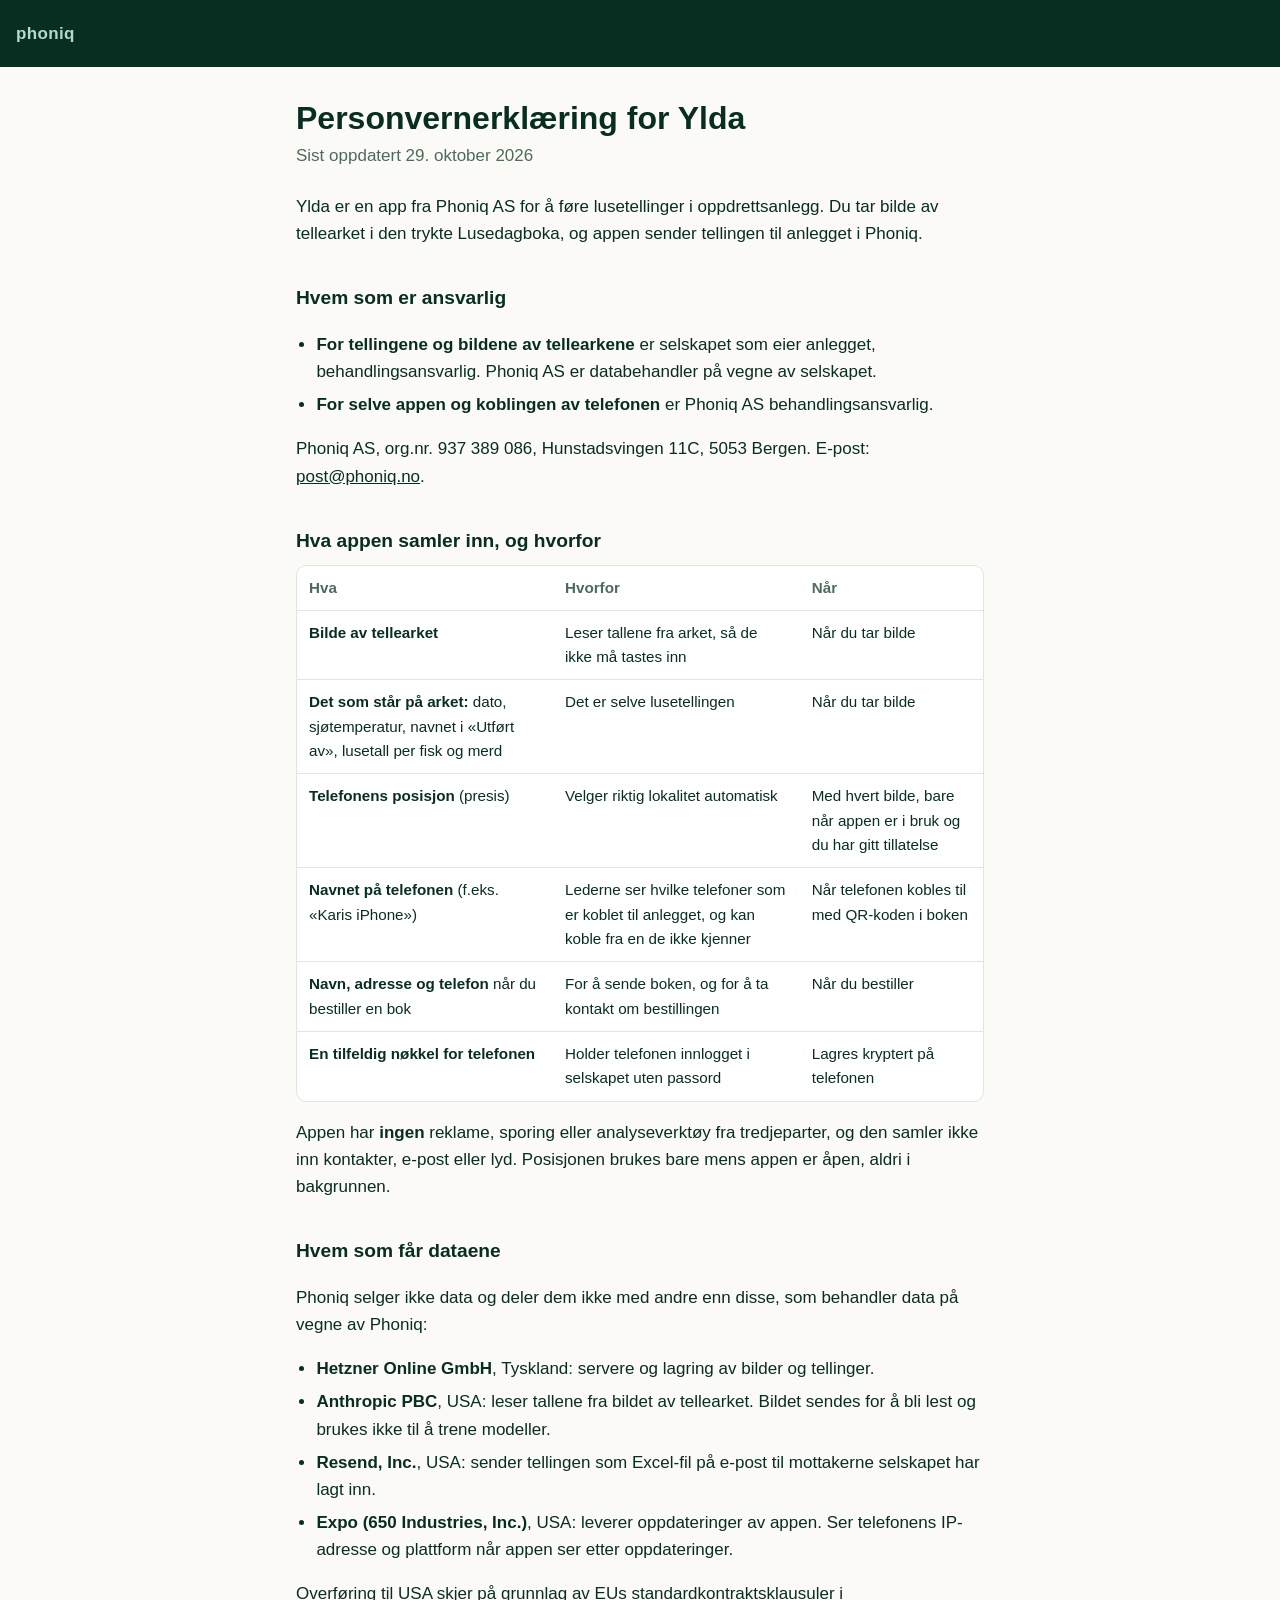
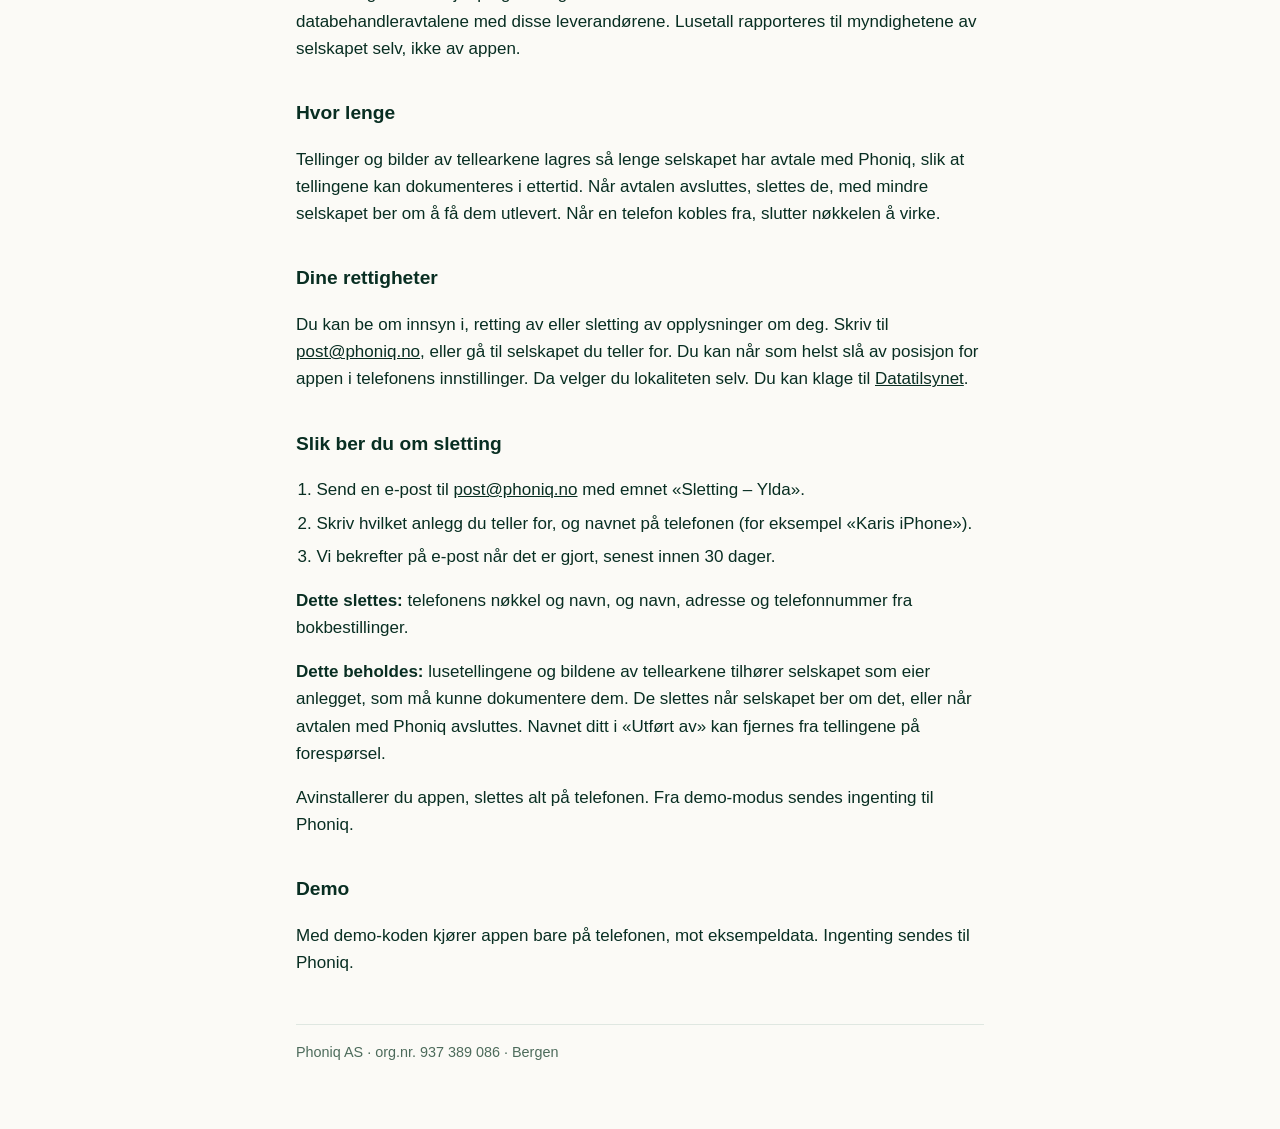
<file: personvern.html>
<!doctype html>
<html lang="no">
<head>
<meta charset="utf-8">
<meta name="viewport" content="width=device-width, initial-scale=1">
<title>Personvern – Phoniq</title>
<meta name="description" content="Personvernerklæring for Ylda-appen fra Phoniq AS.">
<style>
  :root {
    --deep: #082e22;
    --signal: #b4d9c7;
    --bg: #fbfaf6;
    --ink: #082e22;
    --soft: #4d6b5b;
    --line: #dfe7e1;
    --card: #ffffff;
  }
  @media (prefers-color-scheme: dark) {
    :root { --bg: #04150f; --ink: #eef5f0; --soft: #93ab9f; --line: #1d3a2f; --card: #082e22; }
  }
  * { box-sizing: border-box; }
  body {
    margin: 0; background: var(--bg); color: var(--ink);
    font: 17px/1.6 -apple-system, BlinkMacSystemFont, "Segoe UI", sans-serif;
  }
  header { background: var(--deep); color: #fbfaf6; padding: 20px 16px; }
  header a { color: var(--signal); text-decoration: none; font-weight: 700; letter-spacing: .02em; }
  main { max-width: 720px; margin: 0 auto; padding: 32px 16px 64px; }
  h1 { font-size: 2rem; line-height: 1.2; margin: 0 0 4px; }
  h2 { font-size: 1.2rem; margin: 36px 0 8px; }
  .updated { color: var(--soft); margin: 0 0 24px; }
  a { color: inherit; }
  .table { overflow-x: auto; border: 1px solid var(--line); border-radius: 10px; background: var(--card); }
  table { border-collapse: collapse; width: 100%; font-size: .95rem; }
  th, td { text-align: left; vertical-align: top; padding: 10px 12px; border-bottom: 1px solid var(--line); }
  tr:last-child td { border-bottom: 0; }
  th { color: var(--soft); font-weight: 600; }
  ul, ol { padding-left: 1.2em; }
  li { margin: 6px 0; }
  footer { color: var(--soft); font-size: .9rem; border-top: 1px solid var(--line); margin-top: 48px; padding-top: 16px; }
</style>
</head>
<body>
<header><a href="/">phoniq</a></header>
<main>
<h1>Personvernerklæring for Ylda</h1>
<p class="updated">Sist oppdatert 29. oktober 2026</p>

<p>Ylda er en app fra Phoniq AS for å føre lusetellinger i oppdrettsanlegg. Du tar bilde av tellearket i den trykte Lusedagboka, og appen sender tellingen til anlegget i Phoniq.</p>

<h2>Hvem som er ansvarlig</h2>
<ul>
  <li><strong>For tellingene og bildene av tellearkene</strong> er selskapet som eier anlegget, behandlingsansvarlig. Phoniq AS er databehandler på vegne av selskapet.</li>
  <li><strong>For selve appen og koblingen av telefonen</strong> er Phoniq AS behandlingsansvarlig.</li>
</ul>
<p>Phoniq AS, org.nr. 937 389 086, Hunstadsvingen 11C, 5053 Bergen. E-post: <a href="mailto:post@phoniq.no">post@phoniq.no</a>.</p>

<h2>Hva appen samler inn, og hvorfor</h2>
<div class="table"><table>
  <tr><th>Hva</th><th>Hvorfor</th><th>Når</th></tr>
  <tr><td><strong>Bilde av tellearket</strong></td><td>Leser tallene fra arket, så de ikke må tastes inn</td><td>Når du tar bilde</td></tr>
  <tr><td><strong>Det som står på arket:</strong> dato, sjøtemperatur, navnet i «Utført av», lusetall per fisk og merd</td><td>Det er selve lusetellingen</td><td>Når du tar bilde</td></tr>
  <tr><td><strong>Telefonens posisjon</strong> (presis)</td><td>Velger riktig lokalitet automatisk</td><td>Med hvert bilde, bare når appen er i bruk og du har gitt tillatelse</td></tr>
  <tr><td><strong>Navnet på telefonen</strong> (f.eks. «Karis iPhone»)</td><td>Lederne ser hvilke telefoner som er koblet til anlegget, og kan koble fra en de ikke kjenner</td><td>Når telefonen kobles til med QR-koden i boken</td></tr>
  <tr><td><strong>Navn, adresse og telefon</strong> når du bestiller en bok</td><td>For å sende boken, og for å ta kontakt om bestillingen</td><td>Når du bestiller</td></tr>
  <tr><td><strong>En tilfeldig nøkkel for telefonen</strong></td><td>Holder telefonen innlogget i selskapet uten passord</td><td>Lagres kryptert på telefonen</td></tr>
</table></div>
<p>Appen har <strong>ingen</strong> reklame, sporing eller analyseverktøy fra tredjeparter, og den samler ikke inn kontakter, e-post eller lyd. Posisjonen brukes bare mens appen er åpen, aldri i bakgrunnen.</p>

<h2>Hvem som får dataene</h2>
<p>Phoniq selger ikke data og deler dem ikke med andre enn disse, som behandler data på vegne av Phoniq:</p>
<ul>
  <li><strong>Hetzner Online GmbH</strong>, Tyskland: servere og lagring av bilder og tellinger.</li>
  <li><strong>Anthropic PBC</strong>, USA: leser tallene fra bildet av tellearket. Bildet sendes for å bli lest og brukes ikke til å trene modeller.</li>
  <li><strong>Resend, Inc.</strong>, USA: sender tellingen som Excel-fil på e-post til mottakerne selskapet har lagt inn.</li>
  <li><strong>Expo (650 Industries, Inc.)</strong>, USA: leverer oppdateringer av appen. Ser telefonens IP-adresse og plattform når appen ser etter oppdateringer.</li>
</ul>
<p>Overføring til USA skjer på grunnlag av EUs standardkontraktsklausuler i databehandleravtalene med disse leverandørene. Lusetall rapporteres til myndighetene av selskapet selv, ikke av appen.</p>

<h2>Hvor lenge</h2>
<p>Tellinger og bilder av tellearkene lagres så lenge selskapet har avtale med Phoniq, slik at tellingene kan dokumenteres i ettertid. Når avtalen avsluttes, slettes de, med mindre selskapet ber om å få dem utlevert. Når en telefon kobles fra, slutter nøkkelen å virke.</p>

<h2>Dine rettigheter</h2>
<p>Du kan be om innsyn i, retting av eller sletting av opplysninger om deg. Skriv til <a href="mailto:post@phoniq.no">post@phoniq.no</a>, eller gå til selskapet du teller for. Du kan når som helst slå av posisjon for appen i telefonens innstillinger. Da velger du lokaliteten selv. Du kan klage til <a href="https://www.datatilsynet.no">Datatilsynet</a>.</p>

<h2 id="sletting">Slik ber du om sletting</h2>
<ol>
  <li>Send en e-post til <a href="mailto:post@phoniq.no?subject=Sletting%20%E2%80%93%20Ylda">post@phoniq.no</a> med emnet «Sletting – Ylda».</li>
  <li>Skriv hvilket anlegg du teller for, og navnet på telefonen (for eksempel «Karis iPhone»).</li>
  <li>Vi bekrefter på e-post når det er gjort, senest innen 30 dager.</li>
</ol>
<p><strong>Dette slettes:</strong> telefonens nøkkel og navn, og navn, adresse og telefonnummer fra bokbestillinger.</p>
<p><strong>Dette beholdes:</strong> lusetellingene og bildene av tellearkene tilhører selskapet som eier anlegget, som må kunne dokumentere dem. De slettes når selskapet ber om det, eller når avtalen med Phoniq avsluttes. Navnet ditt i «Utført av» kan fjernes fra tellingene på forespørsel.</p>
<p>Avinstallerer du appen, slettes alt på telefonen. Fra demo-modus sendes ingenting til Phoniq.</p>

<h2>Demo</h2>
<p>Med demo-koden kjører appen bare på telefonen, mot eksempeldata. Ingenting sendes til Phoniq.</p>

<footer>Phoniq AS · org.nr. 937 389 086 · Bergen</footer>
</main>
</body>
</html>
</file>
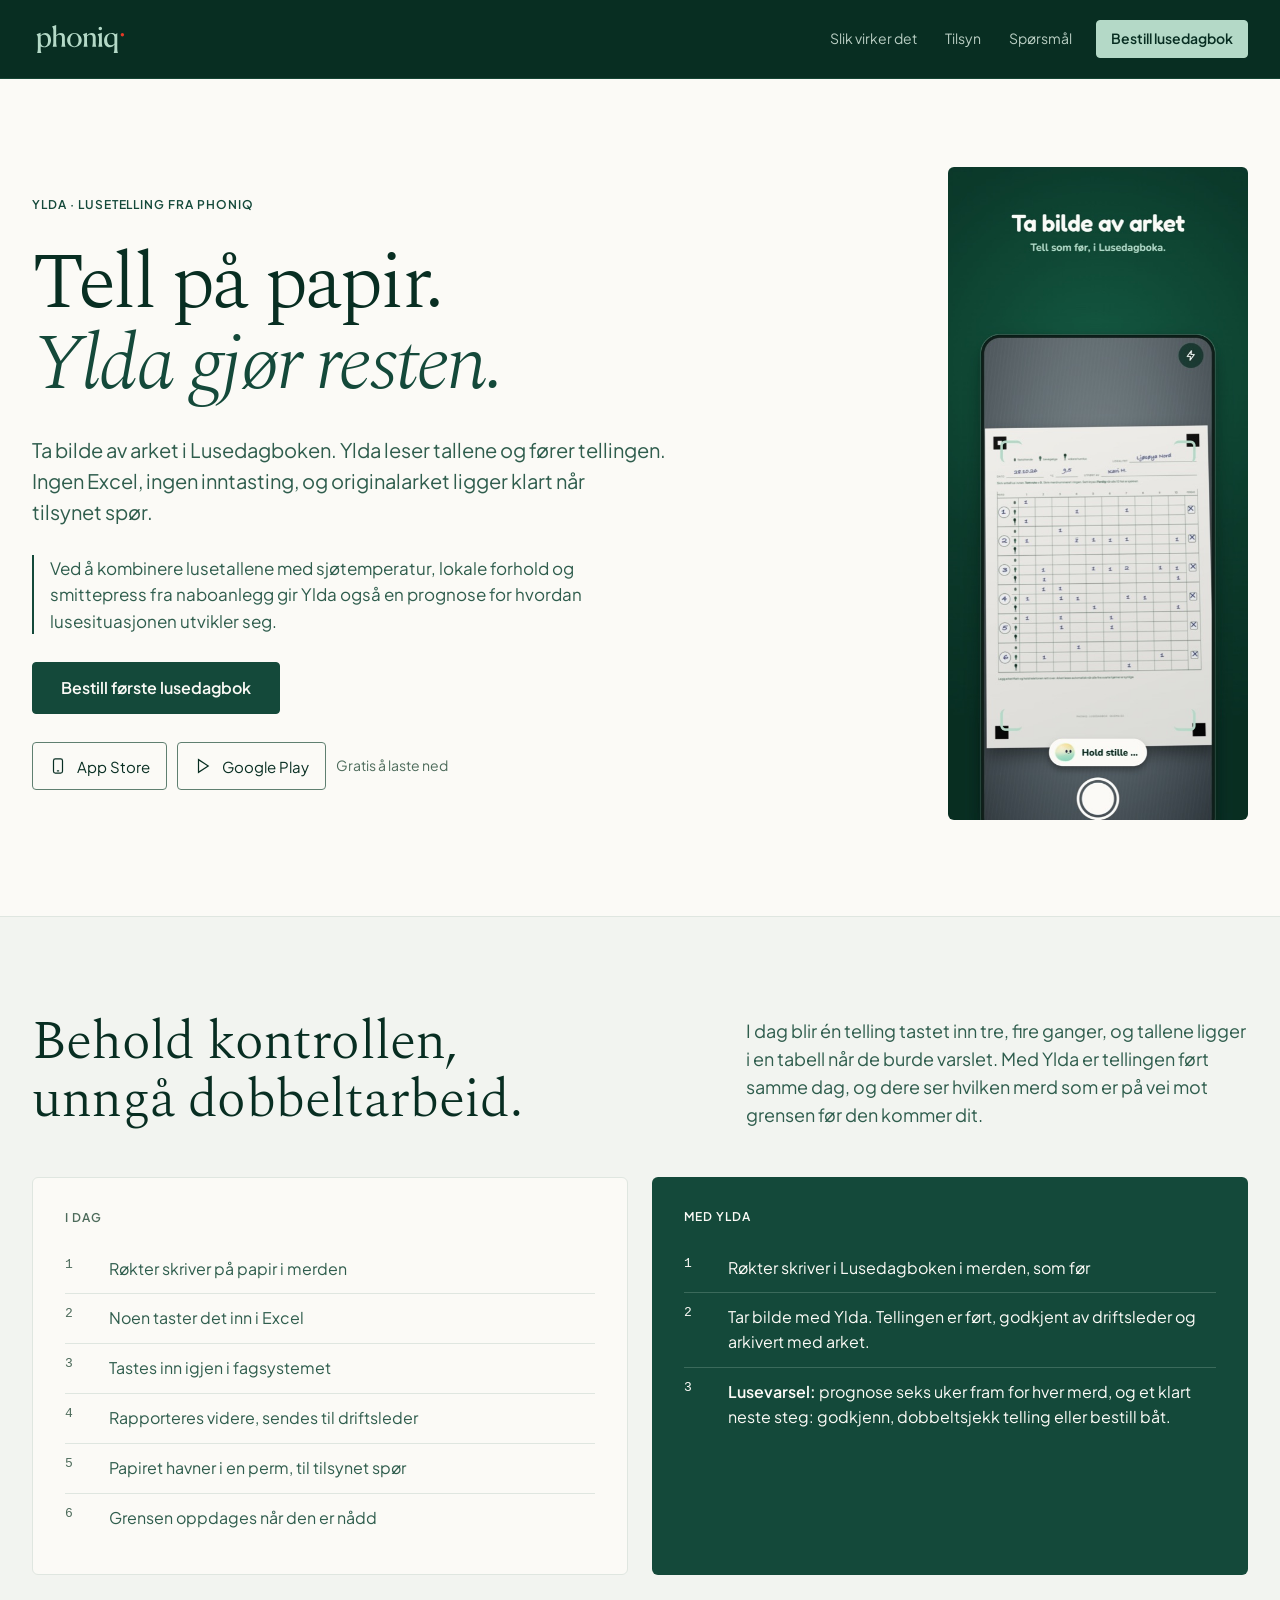
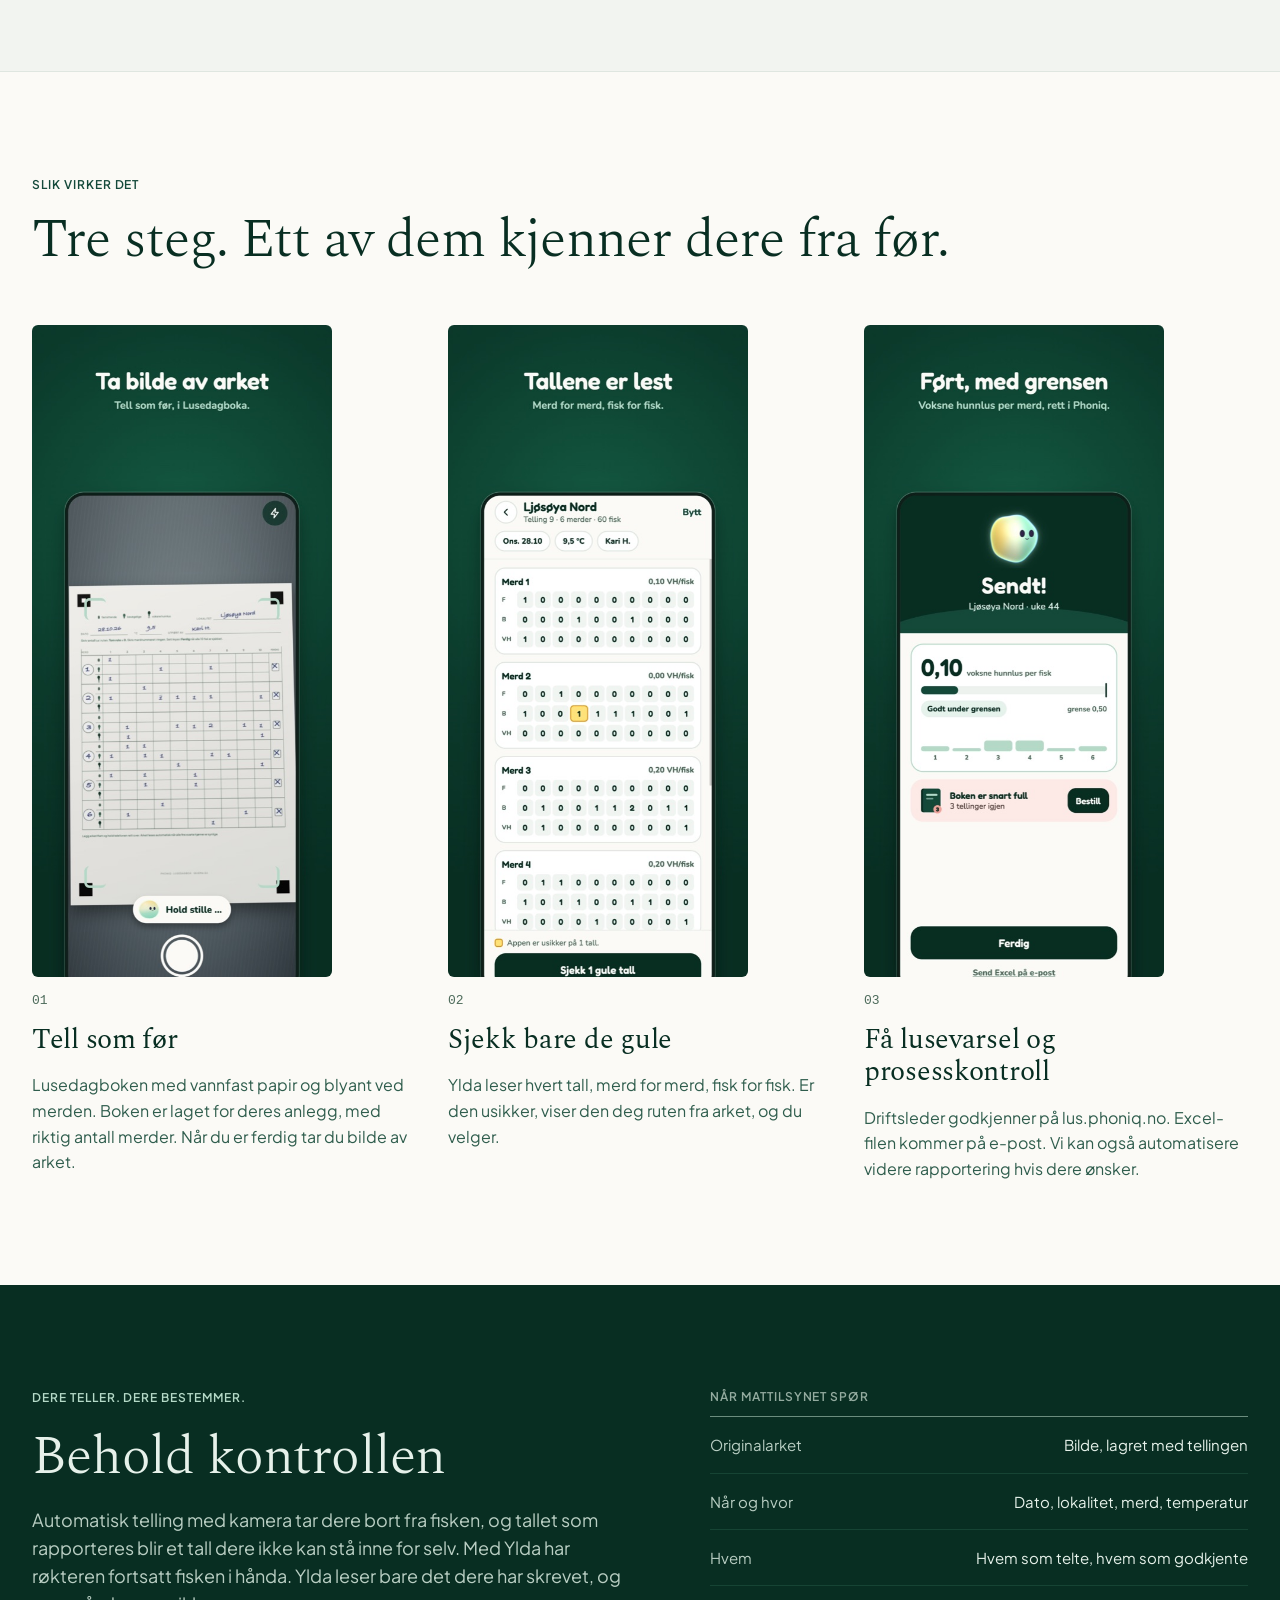
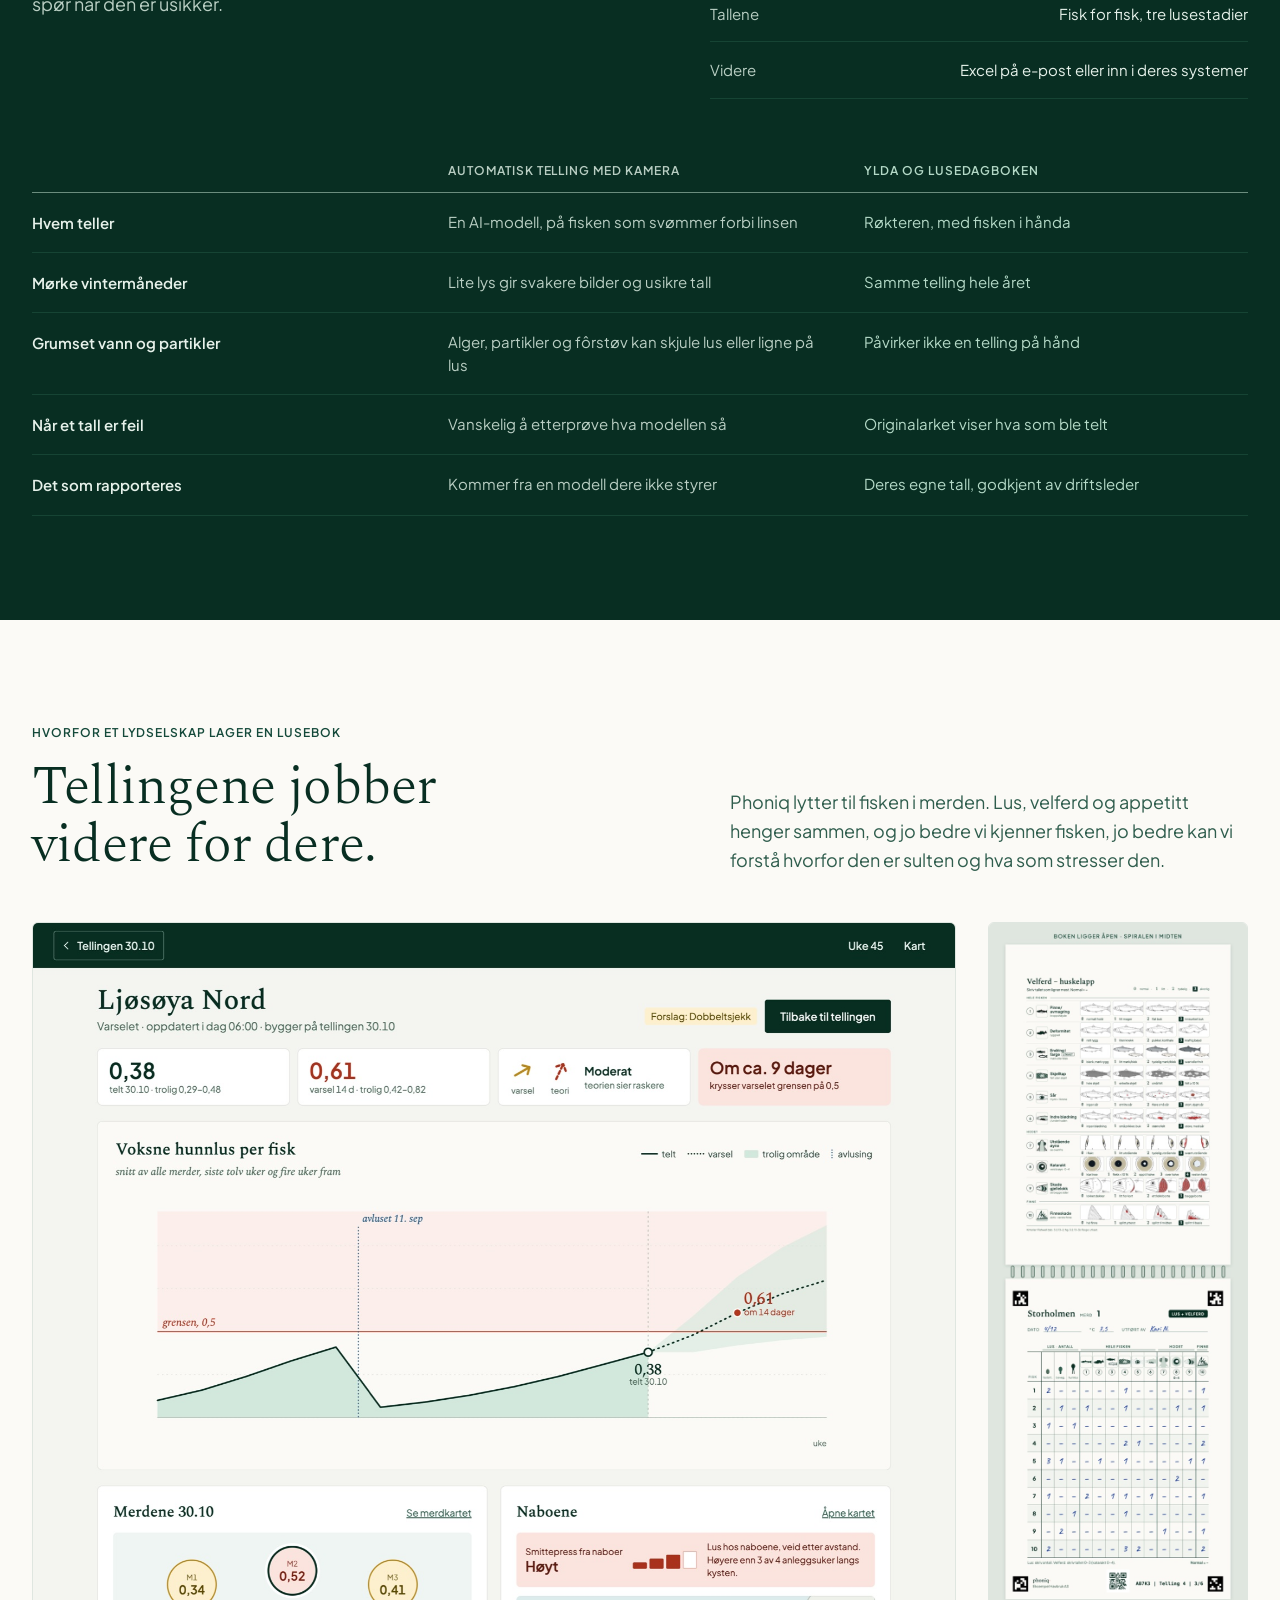
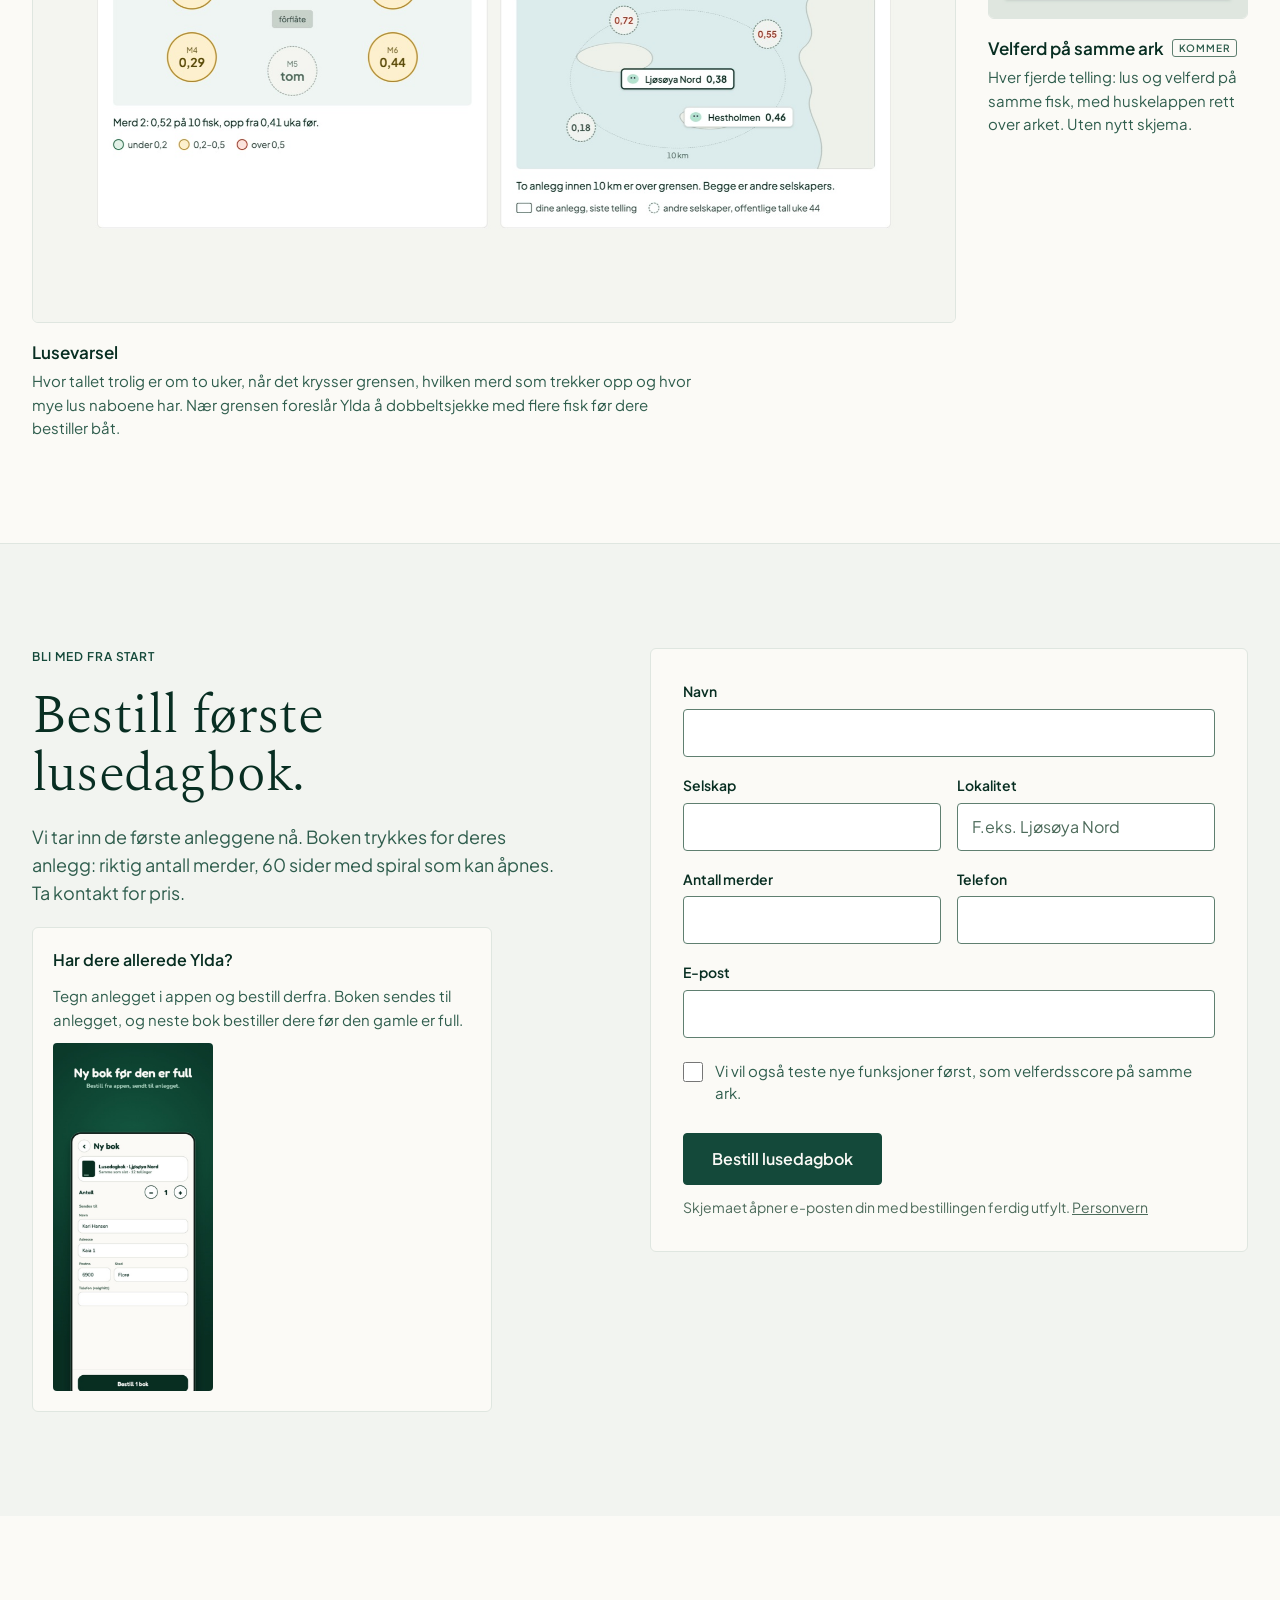
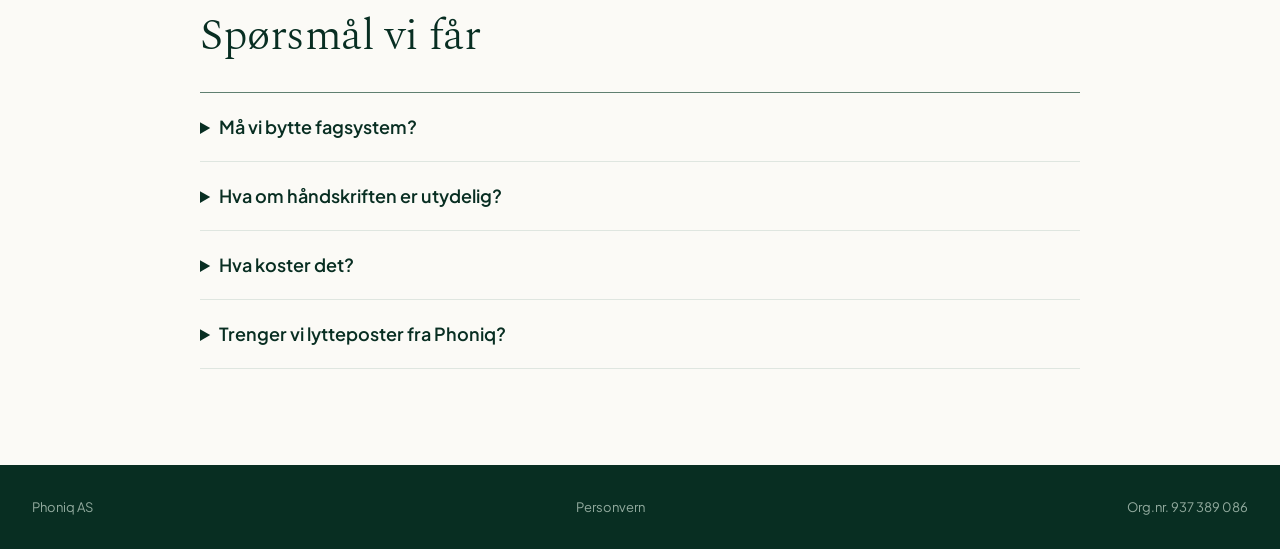
<file: ylda.html>
<!doctype html>
<html lang="nb">
<head>
<meta charset="utf-8">
<meta name="viewport" content="width=device-width, initial-scale=1">
<title>Ylda · lusetelling fra Phoniq</title>
<meta name="description" content="Tell lus på papir, ta bilde med Ylda. Tellingen er ført, med lusevarsel og originalarket arkivert. Bestill Lusedagboken.">
<meta property="og:title" content="Ylda · lusetelling fra Phoniq">
<meta property="og:description" content="Tell på papir. Ylda gjør resten.">
<meta property="og:image" content="https://phoniq.no/assets/ylda/01-skann.jpg">
<link rel="icon" href="/assets/favicon-32x32.png" sizes="32x32">
<link rel="apple-touch-icon" href="/assets/apple-touch-icon.png">
<meta name="apple-itunes-app" content="app-id=6826908173">
<link rel="preconnect" href="https://fonts.googleapis.com">
<link rel="stylesheet" href="https://fonts.googleapis.com/css2?family=Spectral:ital,wght@0,300;0,400;0,500;1,300&amp;family=Plus+Jakarta+Sans:wght@400;500;600&amp;display=swap">
<link rel="stylesheet" href="/assets/ylda/phoniq.css">
<style>
body{margin:0;background:#fbfaf6}
a{color:var(--accent);text-decoration:none}
a:hover{color:var(--accent-hover)}
.pq-in{height:48px;box-sizing:border-box;width:100%;padding:0 14px;border:1px solid var(--line-strong);border-radius:var(--r);background:var(--sunken);color:var(--text);font:400 16px var(--ui)}
.pq-in:focus{outline:2px solid var(--focus);outline-offset:1px}

html{scroll-behavior:smooth}
[hidden]{display:none !important}
.cmp-tag{display:none;font-weight:600}
@media (max-width: 560px){.cmp-tag{display:inline}}
</style>
</head>
<body>
<div data-theme="paper" style="min-height: 100vh; background: var(--bg); color: var(--text); font-family: var(--ui);">

  <header data-theme="deep" style="background: var(--bg); border-bottom: 1px solid var(--line);">
    <div style="max-width: 1280px; margin: 0 auto; padding: 16px var(--pad); box-sizing: border-box; display: flex; align-items: center; justify-content: space-between; gap: 12px 16px; flex-wrap: wrap;">
      <a href="/" style="display: flex;"><img src="/assets/ylda/phoniq-logo.svg" alt="Phoniq" style="height: 32px; width: auto; display: block;"></a>
      <nav aria-label="Hovedmeny" style="display: flex; align-items: center; gap: 4px; flex-wrap: wrap;">
        <a href="#slik" style="color: var(--muted); font-size: 14px; padding: 12px;">Slik virker det</a>
        <a href="#tilsyn" style="color: var(--muted); font-size: 14px; padding: 12px;">Tilsyn</a>
        <a href="#sporsmal" style="color: var(--muted); font-size: 14px; padding: 12px;">Spørsmål</a>
        <a class="btn sm primary" href="#bestill" style="margin-left: 8px;">Bestill lusedagbok</a>
      </nav>
    </div>
  </header>

  <section data-screen-label="Hero" style="padding: 88px var(--pad) 96px;">
    <div style="max-width: 1280px; margin: 0 auto; display: flex; flex-wrap: wrap; align-items: center; gap: 56px 80px;">
      <div style="flex: 999 1 540px; min-width: 0; display: flex; flex-direction: column; gap: 28px;">
        <span class="label" style="color: var(--accent);">Ylda · lusetelling fra Phoniq</span>
        <h1 style="margin: 0; font-family: var(--serif); font-weight: 300; font-size: clamp(46px, 6.2vw, 96px); line-height: 1.03; letter-spacing: -0.035em; text-wrap: balance;">Tell på papir. <em style="font-style: italic; color: var(--accent)">Ylda gjør resten.</em></h1>
        <p style="margin: 0; font-size: 20px; line-height: 1.55; color: var(--muted); max-width: 44ch; text-wrap: pretty;">Ta bilde av arket i Lusedagboken. Ylda leser tallene og fører tellingen. Ingen Excel, ingen inntasting, og originalarket ligger klart når tilsynet spør.</p>
        <p style="margin: 0; font-size: 17px; line-height: 1.55; color: var(--muted); max-width: 48ch; text-wrap: pretty; padding-left: 16px; border-left: 2px solid var(--accent);">Ved å kombinere lusetallene med sjøtemperatur, lokale forhold og smittepress fra naboanlegg gir Ylda også en prognose for hvordan lusesituasjonen utvikler seg.</p>
        <div style="display: flex; gap: 12px; flex-wrap: wrap;">
          <a class="btn primary" href="#bestill" style="height: 52px; padding: 0 28px; font-size: 16px; display: inline-flex; align-items: center;">Bestill første lusedagbok</a>
        </div>
        <div style="display: flex; gap: 10px; flex-wrap: wrap; align-items: center;">
          <a href="https://apps.apple.com/no/app/ylda/id6826908173" style="display: inline-flex; align-items: center; gap: 10px; height: 48px; padding: 0 16px; border: 1px solid var(--line-strong); border-radius: var(--r); color: var(--text); font-size: 15px;">
            <svg aria-hidden="true" width="18" height="18" viewBox="0 0 24 24" fill="none" stroke="currentColor" stroke-width="1.6"><rect x="6" y="2.5" width="12" height="19" rx="2.5"></rect><path d="M10.5 18.5h3"></path></svg>
            App Store
          </a>
          <a href="https://play.google.com/store/apps/details?id=no.phoniq.lusedagbok" style="display: inline-flex; align-items: center; gap: 10px; height: 48px; padding: 0 16px; border: 1px solid var(--line-strong); border-radius: var(--r); color: var(--text); font-size: 15px;">
            <svg aria-hidden="true" width="18" height="18" viewBox="0 0 24 24" fill="none" stroke="currentColor" stroke-width="1.6"><path d="M6 3.5l13 8.5-13 8.5z"></path></svg>
            Google Play
          </a>
          <span style="font-size: 14px; color: var(--faint);">Gratis å laste ned</span>
        </div>
      </div>
      <div style="flex: 1 1 300px; display: flex; justify-content: center;">
        <img src="/assets/ylda/01-skann.jpg" alt="Ylda: ta bilde av arket. Tell som før, i Lusedagboken." style="width: 100%; max-width: 340px; border-radius: var(--r-lg); display: block;">
      </div>
    </div>
  </section>

  <section data-screen-label="Én gang" style="background: var(--surface); border-top: 1px solid var(--line); border-bottom: 1px solid var(--line); padding: 96px var(--pad);">
    <div style="max-width: 1280px; margin: 0 auto; display: flex; flex-direction: column; gap: 48px;">
      <div style="display: flex; flex-wrap: wrap; gap: 24px 72px; align-items: end;">
        <h2 style="flex: 1 1 520px; margin: 0; font-family: var(--serif); font-weight: 300; font-size: clamp(34px, 4.2vw, 58px); line-height: 1.08; letter-spacing: -0.015em; text-wrap: balance;">Behold kontrollen, unngå dobbeltarbeid.</h2>
        <p style="flex: 1 1 380px; margin: 0; font-size: 18px; line-height: 1.55; color: var(--muted); max-width: 46ch;">I dag blir én telling tastet inn tre, fire ganger, og tallene ligger i en tabell når de burde varslet. Med Ylda er tellingen ført samme dag, og dere ser hvilken merd som er på vei mot grensen før den kommer dit.</p>
      </div>
      <div style="display: grid; grid-template-columns: repeat(auto-fit, minmax(min(100%, 420px), 1fr)); gap: 24px;">
        <div style="background: var(--bg); border: 1px solid var(--line); border-radius: var(--r-lg); padding: 32px; display: flex; flex-direction: column; gap: 20px;">
          <span style="font: 600 12px var(--ui); letter-spacing: 0.08em; text-transform: uppercase; color: var(--faint);">I dag</span>
          <ol style="margin: 0; padding: 0; list-style: none; display: flex; flex-direction: column; gap: 0;">
            <li style="display: grid; grid-template-columns: 32px minmax(0, 1fr); gap: 12px; padding: 12px 0; border-bottom: 1px solid var(--line); font-size: 16px; color: var(--muted);"><span style="font: 500 13px var(--mono); color: var(--faint);">1</span>Røkter skriver på papir i merden</li>
            <li style="display: grid; grid-template-columns: 32px minmax(0, 1fr); gap: 12px; padding: 12px 0; border-bottom: 1px solid var(--line); font-size: 16px; color: var(--muted);"><span style="font: 500 13px var(--mono); color: var(--faint);">2</span>Noen taster det inn i Excel</li>
            <li style="display: grid; grid-template-columns: 32px minmax(0, 1fr); gap: 12px; padding: 12px 0; border-bottom: 1px solid var(--line); font-size: 16px; color: var(--muted);"><span style="font: 500 13px var(--mono); color: var(--faint);">3</span>Tastes inn igjen i fagsystemet</li>
            <li style="display: grid; grid-template-columns: 32px minmax(0, 1fr); gap: 12px; padding: 12px 0; border-bottom: 1px solid var(--line); font-size: 16px; color: var(--muted);"><span style="font: 500 13px var(--mono); color: var(--faint);">4</span>Rapporteres videre, sendes til driftsleder</li>
            <li style="display: grid; grid-template-columns: 32px minmax(0, 1fr); gap: 12px; padding: 12px 0; font-size: 16px; color: var(--muted);"><span style="font: 500 13px var(--mono); color: var(--faint);">5</span>Papiret havner i en perm, til tilsynet spør</li>
            <li style="display: grid; grid-template-columns: 32px minmax(0, 1fr); gap: 12px; padding: 12px 0; border-top: 1px solid var(--line); font-size: 16px; color: var(--muted);"><span style="font: 500 13px var(--mono); color: var(--faint);">6</span>Grensen oppdages når den er nådd</li>
          </ol>
        </div>
        <div style="background: var(--accent); color: var(--accent-ink); border-radius: var(--r-lg); padding: 32px; display: flex; flex-direction: column; gap: 20px;">
          <span style="font: 600 12px var(--ui); letter-spacing: 0.08em; text-transform: uppercase;">Med Ylda</span>
          <ol style="margin: 0; padding: 0; list-style: none; display: flex; flex-direction: column;">
            <li style="display: grid; grid-template-columns: 32px minmax(0, 1fr); gap: 12px; padding: 12px 0; border-bottom: 1px solid #3b6a5b; font-size: 16px;"><span style="font: 500 13px var(--mono);">1</span>Røkter skriver i Lusedagboken i merden, som før</li>
            <li style="display: grid; grid-template-columns: 32px minmax(0, 1fr); gap: 12px; padding: 12px 0; border-bottom: 1px solid #3b6a5b; font-size: 16px;"><span style="font: 500 13px var(--mono);">2</span>Tar bilde med Ylda. Tellingen er ført, godkjent av driftsleder og arkivert med arket.</li>
            <li style="display: grid; grid-template-columns: 32px minmax(0, 1fr); gap: 12px; padding: 12px 0; font-size: 16px;"><span style="font: 500 13px var(--mono)">3</span><span><strong style="font-weight: 600">Lusevarsel:</strong> prognose seks uker fram for hver merd, og et klart neste steg: godkjenn, dobbeltsjekk telling eller bestill båt.</span></li>
          </ol>
          
        </div>
      </div>
    </div>
  </section>

  <section id="slik" data-screen-label="Slik virker det" style="padding: 104px var(--pad);">
    <div style="max-width: 1280px; margin: 0 auto; display: flex; flex-direction: column; gap: 56px;">
      <div style="display: flex; flex-direction: column; gap: 16px;">
        <span class="label" style="color: var(--accent);">Slik virker det</span>
        <h2 style="margin: 0; font-family: var(--serif); font-weight: 300; font-size: clamp(34px, 4.2vw, 58px); line-height: 1.08; letter-spacing: -0.015em;">Tre steg. Ett av dem kjenner dere fra før.</h2>
      </div>
      <div style="display: grid; grid-template-columns: repeat(auto-fit, minmax(min(100%, 300px), 1fr)); gap: 40px 32px;">
        <div style="display: flex; flex-direction: column; gap: 16px;">
          <img src="/assets/ylda/01-skann.jpg" alt="Ta bilde av arket" style="width: 100%; max-width: 300px; border-radius: var(--r-lg); display: block;">
          <span style="font: 500 13px var(--mono); color: var(--faint);">01</span>
          <h3 style="margin: 0; font-family: var(--serif); font-weight: 400; font-size: 28px; line-height: 1.15;">Tell som før</h3>
          <p style="margin: 0; font-size: 16px; line-height: 1.6; color: var(--muted); max-width: 40ch;">Lusedagboken med vannfast papir og blyant ved merden. Boken er laget for deres anlegg, med riktig antall merder. Når du er ferdig tar du bilde av arket.</p>
        </div>
        <div style="display: flex; flex-direction: column; gap: 16px;">
          <img src="/assets/ylda/02-tallene.jpg" alt="Tallene er lest, merd for merd" style="width: 100%; max-width: 300px; border-radius: var(--r-lg); display: block;">
          <span style="font: 500 13px var(--mono); color: var(--faint);">02</span>
          <h3 style="margin: 0; font-family: var(--serif); font-weight: 400; font-size: 28px; line-height: 1.15;">Sjekk bare de gule</h3>
          <p style="margin: 0; font-size: 16px; line-height: 1.6; color: var(--muted); max-width: 40ch;">Ylda leser hvert tall, merd for merd, fisk for fisk. Er den usikker, viser den deg ruten fra arket, og du velger.</p>
        </div>
        <div style="display: flex; flex-direction: column; gap: 16px;">
          <img src="/assets/ylda/04-sendt.jpg" alt="Sendt, med snitt mot grensen" style="width: 100%; max-width: 300px; border-radius: var(--r-lg); display: block;">
          <span style="font: 500 13px var(--mono); color: var(--faint);">03</span>
          <h3 style="margin: 0; font-family: var(--serif); font-weight: 400; font-size: 28px; line-height: 1.15;">Få lusevarsel og prosesskontroll</h3>
          <p style="margin: 0; font-size: 16px; line-height: 1.6; color: var(--muted); max-width: 40ch;">Driftsleder godkjenner på lus.phoniq.no. Excel-filen kommer på e-post. Vi kan også automatisere videre rapportering hvis dere ønsker.</p>
        </div>
      </div>
    </div>
  </section>

  <section id="tilsyn" data-theme="deep" data-screen-label="Behold kontrollen" style="background: var(--bg); color: var(--text); padding: 104px var(--pad);">
    <div style="max-width: 1280px; margin: 0 auto; display: flex; flex-direction: column; gap: 64px;">
      <div style="display: flex; flex-wrap: wrap; gap: 48px 80px; align-items: start;">
        <div style="flex: 1 1 480px; min-width: 0; display: flex; flex-direction: column; gap: 20px;">
          <span class="label" style="color: var(--accent);">Dere teller. Dere bestemmer.</span>
          <h2 style="margin: 0; font-family: var(--serif); font-weight: 300; font-size: clamp(34px, 4.2vw, 58px); line-height: 1.08; letter-spacing: -0.015em; text-wrap: balance;">Behold kontrollen</h2>
          <p style="margin: 0; font-size: 18px; line-height: 1.55; color: var(--muted); max-width: 46ch;">Automatisk telling med kamera tar dere bort fra fisken, og tallet som rapporteres blir et tall dere ikke kan stå inne for selv. Med Ylda har røkteren fortsatt fisken i hånda. Ylda leser bare det dere har skrevet, og spør når den er usikker.</p>
        </div>
        <div style="flex: 1 1 420px; min-width: 0; display: flex; flex-direction: column; gap: 12px;">
          <span style="font: 600 12px var(--ui); letter-spacing: 0.08em; text-transform: uppercase; color: var(--faint);">Når Mattilsynet spør</span>
          <dl style="margin: 0; display: grid; grid-template-columns: minmax(0, 1fr); border-top: 1px solid var(--line-strong);">
        <div style="padding: 16px 0; border-bottom: 1px solid var(--line); display: flex; justify-content: space-between; gap: 16px; flex-wrap: wrap;"><dt style="color: var(--muted); font-size: 15px;">Originalarket</dt><dd style="margin: 0; font-size: 15px;">Bilde, lagret med tellingen</dd></div>
        <div style="padding: 16px 0; border-bottom: 1px solid var(--line); display: flex; justify-content: space-between; gap: 16px; flex-wrap: wrap;"><dt style="color: var(--muted); font-size: 15px;">Når og hvor</dt><dd style="margin: 0; font-size: 15px;">Dato, lokalitet, merd, temperatur</dd></div>
        <div style="padding: 16px 0; border-bottom: 1px solid var(--line); display: flex; justify-content: space-between; gap: 16px; flex-wrap: wrap;"><dt style="color: var(--muted); font-size: 15px;">Hvem</dt><dd style="margin: 0; font-size: 15px;">Hvem som telte, hvem som godkjente</dd></div>
        <div style="padding: 16px 0; border-bottom: 1px solid var(--line); display: flex; justify-content: space-between; gap: 16px; flex-wrap: wrap;"><dt style="color: var(--muted); font-size: 15px;">Tallene</dt><dd style="margin: 0; font-size: 15px;">Fisk for fisk, tre lusestadier</dd></div>
        <div style="padding: 16px 0; border-bottom: 1px solid var(--line); display: flex; justify-content: space-between; gap: 16px; flex-wrap: wrap;"><dt style="color: var(--muted); font-size: 15px;">Videre</dt><dd style="margin: 0; font-size: 15px;">Excel på e-post eller inn i deres systemer</dd></div>
          </dl>
        </div>
      </div>
      <div style="display: flex; flex-direction: column;">
        <div style="display: grid; grid-template-columns: repeat(auto-fit, minmax(min(100%, 240px), 1fr)); gap: 6px 32px; padding: 0 0 14px; border-bottom: 1px solid var(--line-strong); font: 600 12px var(--ui); letter-spacing: 0.08em; text-transform: uppercase;">
          <span style="color: var(--faint);"></span>
          <span style="color: var(--muted);">Automatisk telling med kamera</span>
          <span style="color: var(--accent);">Ylda og Lusedagboken</span>
        </div>
          <div style="display: grid; grid-template-columns: repeat(auto-fit, minmax(min(100%, 240px), 1fr)); gap: 6px 32px; padding: 18px 0; border-bottom: 1px solid var(--line);">
            <span style="font-size: 15px; font-weight: 600; color: var(--text);">Hvem teller</span>
            <span style="font-size: 15px; line-height: 1.5; color: var(--muted);"><b class="cmp-tag">Kamera: </b>En AI-modell, på fisken som svømmer forbi linsen</span>
            <span style="font-size: 15px; line-height: 1.5; color: var(--accent);"><b class="cmp-tag">Ylda: </b>Røkteren, med fisken i hånda</span>
          </div>
          <div style="display: grid; grid-template-columns: repeat(auto-fit, minmax(min(100%, 240px), 1fr)); gap: 6px 32px; padding: 18px 0; border-bottom: 1px solid var(--line);">
            <span style="font-size: 15px; font-weight: 600; color: var(--text);">Mørke vintermåneder</span>
            <span style="font-size: 15px; line-height: 1.5; color: var(--muted);"><b class="cmp-tag">Kamera: </b>Lite lys gir svakere bilder og usikre tall</span>
            <span style="font-size: 15px; line-height: 1.5; color: var(--accent);"><b class="cmp-tag">Ylda: </b>Samme telling hele året</span>
          </div>
          <div style="display: grid; grid-template-columns: repeat(auto-fit, minmax(min(100%, 240px), 1fr)); gap: 6px 32px; padding: 18px 0; border-bottom: 1px solid var(--line);">
            <span style="font-size: 15px; font-weight: 600; color: var(--text);">Grumset vann og partikler</span>
            <span style="font-size: 15px; line-height: 1.5; color: var(--muted);"><b class="cmp-tag">Kamera: </b>Alger, partikler og fôrstøv kan skjule lus eller ligne på lus</span>
            <span style="font-size: 15px; line-height: 1.5; color: var(--accent);"><b class="cmp-tag">Ylda: </b>Påvirker ikke en telling på hånd</span>
          </div>
          <div style="display: grid; grid-template-columns: repeat(auto-fit, minmax(min(100%, 240px), 1fr)); gap: 6px 32px; padding: 18px 0; border-bottom: 1px solid var(--line);">
            <span style="font-size: 15px; font-weight: 600; color: var(--text);">Når et tall er feil</span>
            <span style="font-size: 15px; line-height: 1.5; color: var(--muted);"><b class="cmp-tag">Kamera: </b>Vanskelig å etterprøve hva modellen så</span>
            <span style="font-size: 15px; line-height: 1.5; color: var(--accent);"><b class="cmp-tag">Ylda: </b>Originalarket viser hva som ble telt</span>
          </div>
          <div style="display: grid; grid-template-columns: repeat(auto-fit, minmax(min(100%, 240px), 1fr)); gap: 6px 32px; padding: 18px 0; border-bottom: 1px solid var(--line);">
            <span style="font-size: 15px; font-weight: 600; color: var(--text);">Det som rapporteres</span>
            <span style="font-size: 15px; line-height: 1.5; color: var(--muted);"><b class="cmp-tag">Kamera: </b>Kommer fra en modell dere ikke styrer</span>
            <span style="font-size: 15px; line-height: 1.5; color: var(--accent);"><b class="cmp-tag">Ylda: </b>Deres egne tall, godkjent av driftsleder</span>
          </div>
      </div>
    </div>
  </section>

  <section id="varsel" data-screen-label="Tellingene jobber videre" style="padding: 104px var(--pad); border-bottom: 1px solid var(--line);">
    <div style="max-width: 1280px; margin: 0 auto; display: flex; flex-direction: column; gap: 48px;">
      <div style="display: flex; flex-wrap: wrap; gap: 24px 80px; align-items: end;">
        <div style="flex: 1 1 520px; min-width: 0; display: flex; flex-direction: column; gap: 16px;">
          <span class="label" style="color: var(--accent);">Hvorfor et lydselskap lager en lusebok</span>
          <h2 style="margin: 0; font-family: var(--serif); font-weight: 300; font-size: clamp(34px, 4.2vw, 58px); line-height: 1.08; letter-spacing: -0.015em; text-wrap: balance;">Tellingene jobber videre for dere.</h2>
        </div>
        <p style="flex: 1 1 420px; margin: 0; font-size: 18px; line-height: 1.6; color: var(--muted); max-width: 52ch;">Phoniq lytter til fisken i merden. Lus, velferd og appetitt henger sammen, og jo bedre vi kjenner fisken, jo bedre kan vi forstå hvorfor den er sulten og hva som stresser den.</p>
      </div>
      <div style="display: flex; flex-wrap: wrap; gap: 32px; align-items: stretch;">
        <figure style="flex: 999 1 560px; min-width: 0; margin: 0; display: flex; flex-direction: column; gap: 16px;">
          <img src="/assets/ylda/varsel.jpg" alt="Lusevarsel for Ljøsøya Nord: 0,38 telt, varsel 0,61 om 14 dager, krysser grensen om ca. 9 dager, forslag dobbeltsjekk, merdene og smittepress fra naboer" style="width: 100%; display: block; border-radius: var(--r-lg); border: 1px solid var(--line);">
          <figcaption style="display: flex; flex-direction: column; gap: 4px;">
            <span style="font-size: 17px; font-weight: 600;">Lusevarsel</span>
            <span style="font-size: 15px; line-height: 1.55; color: var(--muted); max-width: 60ch;">Hvor tallet trolig er om to uker, når det krysser grensen, hvilken merd som trekker opp og hvor mye lus naboene har. Nær grensen foreslår Ylda å dobbeltsjekke med flere fisk før dere bestiller båt.</span>
          </figcaption>
        </figure>
        <figure style="flex: 1 1 260px; max-width: 360px; margin: 0; display: flex; flex-direction: column; gap: 16px;">
          <img src="/assets/ylda/huskelapp.jpg" alt="Oppslag i Lusedagboken: velferd-huskelapp over arket for merd 1, med lus og ti velferdskriterier per fisk" style="width: 100%; display: block; border-radius: var(--r-lg); border: 1px solid var(--line);">
          <figcaption style="display: flex; flex-direction: column; gap: 4px;">
            <span style="font-size: 17px; font-weight: 600; display: flex; gap: 8px; align-items: center;">Velferd på samme ark <span style="font: 600 10px var(--ui); letter-spacing: 0.08em; text-transform: uppercase; border: 1px solid var(--line-strong); color: var(--muted); border-radius: var(--r-sm); padding: 2px 6px;">Kommer</span></span>
            <span style="font-size: 15px; line-height: 1.55; color: var(--muted);">Hver fjerde telling: lus og velferd på samme fisk, med huskelappen rett over arket. Uten nytt skjema.</span>
          </figcaption>
        </figure>
      </div>
    </div>
  </section>

  <section id="bestill" data-screen-label="Bestill" style="background: var(--surface); padding: 104px var(--pad);">
    <div style="max-width: 1280px; margin: 0 auto; display: flex; flex-wrap: wrap; gap: 48px 80px; align-items: start;">
      <div style="flex: 1 1 420px; min-width: 0; display: flex; flex-direction: column; gap: 20px;">
        <span class="label" style="color: var(--accent);">Bli med fra start</span>
        <h2 style="margin: 0; font-family: var(--serif); font-weight: 300; font-size: clamp(34px, 4.2vw, 58px); line-height: 1.08; letter-spacing: -0.015em; text-wrap: balance;">Bestill første lusedagbok.</h2>
        <p style="margin: 0; font-size: 18px; line-height: 1.55; color: var(--muted); max-width: 44ch;">Vi tar inn de første anleggene nå. Boken trykkes for deres anlegg: riktig antall merder, 60 sider med spiral som kan åpnes. Ta kontakt for pris.</p>
        <div style="display: flex; flex-direction: column; gap: 12px; padding: 20px; border: 1px solid var(--line); border-radius: var(--r-lg); background: var(--bg); max-width: 460px;">
          <span style="font-weight: 600;">Har dere allerede Ylda?</span>
          <span style="font-size: 15px; line-height: 1.55; color: var(--muted);">Tegn anlegget i appen og bestill derfra. Boken sendes til anlegget, og neste bok bestiller dere før den gamle er full.</span>
          <img src="/assets/ylda/06-bok.jpg" alt="Ylda: ny bok før den er full, bestilt fra appen" style="width: 160px; border-radius: var(--r); display: block;">
        </div>
      </div>

      <div style="flex: 1 1 480px; min-width: 0; background: var(--bg); border: 1px solid var(--line); border-radius: var(--r-lg); padding: 32px; box-sizing: border-box;">
        <div id="bestill-skjema">
          <form id="bestill-form" action="mailto:post@phoniq.no" method="post" enctype="text/plain" style="display: grid; grid-template-columns: repeat(auto-fit, minmax(min(100%, 200px), 1fr)); gap: 18px 16px;">
            <div style="grid-column: 1 / -1; display: flex; flex-direction: column; gap: 6px;">
              <label for="f-navn" style="font-size: 14px; font-weight: 600;">Navn</label>
              <input id="f-navn" name="navn" class="pq-in" autocomplete="name" required>
            </div>
            <div style="display: flex; flex-direction: column; gap: 6px;">
              <label for="f-selskap" style="font-size: 14px; font-weight: 600;">Selskap</label>
              <input id="f-selskap" name="selskap" class="pq-in" autocomplete="organization">
            </div>
            <div style="display: flex; flex-direction: column; gap: 6px;">
              <label for="f-lok" style="font-size: 14px; font-weight: 600;">Lokalitet</label>
              <input id="f-lok" name="lokalitet" class="pq-in" placeholder="F.eks. Ljøsøya Nord">
            </div>
            <div style="display: flex; flex-direction: column; gap: 6px;">
              <label for="f-merder" style="font-size: 14px; font-weight: 600;">Antall merder</label>
              <input id="f-merder" name="merder" class="pq-in" type="number" inputmode="numeric" min="1" max="40">
            </div>
            <div style="display: flex; flex-direction: column; gap: 6px;">
              <label for="f-tlf" style="font-size: 14px; font-weight: 600;">Telefon</label>
              <input id="f-tlf" name="telefon" class="pq-in" type="tel" autocomplete="tel">
            </div>
            <div style="grid-column: 1 / -1; display: flex; flex-direction: column; gap: 6px;">
              <label for="f-epost" style="font-size: 14px; font-weight: 600;">E-post</label>
              <input id="f-epost" name="epost" class="pq-in" type="email" autocomplete="email" required>
            </div>
            <div style="grid-column: 1 / -1; display: flex; align-items: flex-start; gap: 12px; padding: 4px 0;">
              <input id="f-test" name="test" type="checkbox" style="width: 20px; height: 20px; margin: 2px 0 0; accent-color: var(--accent);">
              <label for="f-test" style="font-size: 15px; line-height: 1.5; color: var(--muted);">Vi vil også teste nye funksjoner først, som velferdsscore på samme ark.</label>
            </div>
            <div style="grid-column: 1 / -1; display: flex; flex-wrap: wrap; align-items: center; gap: 12px 20px; padding-top: 6px;">
              <button class="btn primary" type="submit" style="height: 52px; padding: 0 28px; font-size: 16px;">Bestill lusedagbok</button>
              <span style="font-size: 14px; color: var(--faint);">Skjemaet åpner e-posten din med bestillingen ferdig utfylt. <a href="https://phoniq.no/personvern" style="color: var(--faint); text-decoration: underline;">Personvern</a></span>
            </div>
          </form>
        </div>
        <div id="bestill-takk" hidden>
          <div role="status" style="display: flex; flex-direction: column; gap: 16px; min-height: 360px; justify-content: center;">
            <span class="label" style="color: var(--accent);">Mottatt</span>
            <span style="font-family: var(--serif); font-weight: 300; font-size: 40px; line-height: 1.1;">Takk<span id="takk-navn"></span>.</span>
            <span style="font-size: 17px; line-height: 1.55; color: var(--muted); max-width: 40ch;">Send e-posten som åpnet seg, så tar vi kontakt for å sette opp boken for anlegget. Åpnet det seg ingen e-post? Skriv til <a href="mailto:post@phoniq.no" style="text-decoration: underline;">post@phoniq.no</a>. I mellomtiden kan dere laste ned Ylda.</span>
            <div style="display: flex; gap: 10px; flex-wrap: wrap;">
              <a class="btn" href="https://apps.apple.com/no/app/ylda/id6826908173" style="color: var(--text);">App Store</a>
              <a class="btn" href="https://play.google.com/store/apps/details?id=no.phoniq.lusedagbok" style="color: var(--text);">Google Play</a>
              <button class="btn" type="button" id="bestill-igjen" style="color: var(--muted);">Bestill for en lokalitet til</button>
            </div>
          </div>
        </div>
      </div>
    </div>
  </section>

  <section id="sporsmal" data-screen-label="Spørsmål" style="padding: 96px var(--pad);">
    <div style="max-width: 880px; margin: 0 auto; display: flex; flex-direction: column; gap: 32px;">
      <h2 style="margin: 0; font-family: var(--serif); font-weight: 300; font-size: clamp(30px, 3.4vw, 46px); line-height: 1.12;">Spørsmål vi får</h2>
      <div style="display: flex; flex-direction: column; border-top: 1px solid var(--line-strong);">
        <details style="border-bottom: 1px solid var(--line); padding: 4px 0;">
          <summary style="cursor: pointer; padding: 16px 0; font-size: 18px; font-weight: 600; min-height: 24px;">Må vi bytte fagsystem?</summary>
          <p style="margin: 0 0 18px; font-size: 16px; line-height: 1.6; color: var(--muted); max-width: 62ch;">Nei. Ylda sender Excel-filen på e-post, så den går inn i det dere bruker i dag. Vi kan også automatisere videre rapportering hvis dere ønsker.</p>
        </details>
        <details style="border-bottom: 1px solid var(--line); padding: 4px 0;">
          <summary style="cursor: pointer; padding: 16px 0; font-size: 18px; font-weight: 600;">Hva om håndskriften er utydelig?</summary>
          <p style="margin: 0 0 18px; font-size: 16px; line-height: 1.6; color: var(--muted); max-width: 62ch;">Tall Ylda er usikker på blir gule. Du ser ruten fra arket og velger riktig tall før tellingen sendes.</p>
        </details>
        <details style="border-bottom: 1px solid var(--line); padding: 4px 0;">
          <summary style="cursor: pointer; padding: 16px 0; font-size: 18px; font-weight: 600;">Hva koster det?</summary>
          <p style="margin: 0 0 18px; font-size: 16px; line-height: 1.6; color: var(--muted); max-width: 62ch;">Appen er gratis å laste ned. Ta kontakt for pris på Lusedagboken.</p>
        </details>
        <details style="border-bottom: 1px solid var(--line); padding: 4px 0;">
          <summary style="cursor: pointer; padding: 16px 0; font-size: 18px; font-weight: 600;">Trenger vi lytteposter fra Phoniq?</summary>
          <p style="margin: 0 0 18px; font-size: 16px; line-height: 1.6; color: var(--muted); max-width: 62ch;">Nei. Ylda og Lusedagboken fungerer alene. Lytteposter i merden er neste steg for dem som vil måle appetitt og spare fôr. <a href="/" style="text-decoration: underline;">Les om lytting</a></p>
        </details>
      </div>
    </div>
  </section>

  <footer data-theme="deep" style="background: var(--bg); padding: 32px var(--pad);">
    <div style="max-width: 1280px; margin: 0 auto; display: flex; justify-content: space-between; gap: 16px; flex-wrap: wrap; font-size: 13px; color: var(--faint);">
      <span>Phoniq AS</span>
      <a href="https://phoniq.no/personvern" style="color: var(--faint);">Personvern</a>
      <span>Org.nr. 937 389 086</span>
    </div>
  </footer>
</div>
<script>
(function(){
  var f=document.getElementById('bestill-form'), form=document.getElementById('bestill-skjema'), done=document.getElementById('bestill-takk');
  f.addEventListener('submit',function(e){
    e.preventDefault();
    var d=new FormData(f), g=function(k){return String(d.get(k)||'').trim();};
    var lok=g('lokalitet');
    var lines=['Bestilling av Lusedagboken fra phoniq.no/ylda','','Navn: '+g('navn'),'Selskap: '+g('selskap'),'Lokalitet: '+lok,'Antall merder: '+g('merder'),'Telefon: '+g('telefon'),'E-post: '+g('epost'),'Vil teste nye funksjoner først: '+(d.get('test')?'ja':'nei')];
    var subj='Bestilling Lusedagboken'+(lok?' – '+lok:'');
    window.location.href='mailto:post@phoniq.no?subject='+encodeURIComponent(subj)+'&body='+encodeURIComponent(lines.join('\n'));
    var n=g('navn').split(/\s+/)[0]; document.getElementById('takk-navn').textContent=n?', '+n:'';
    form.hidden=true; done.hidden=false; done.focus && done.setAttribute('tabindex','-1'); done.focus();
  });
  document.getElementById('bestill-igjen').addEventListener('click',function(){ f.reset(); done.hidden=true; form.hidden=false; });
})();
</script>
</body>
</html>
</file>
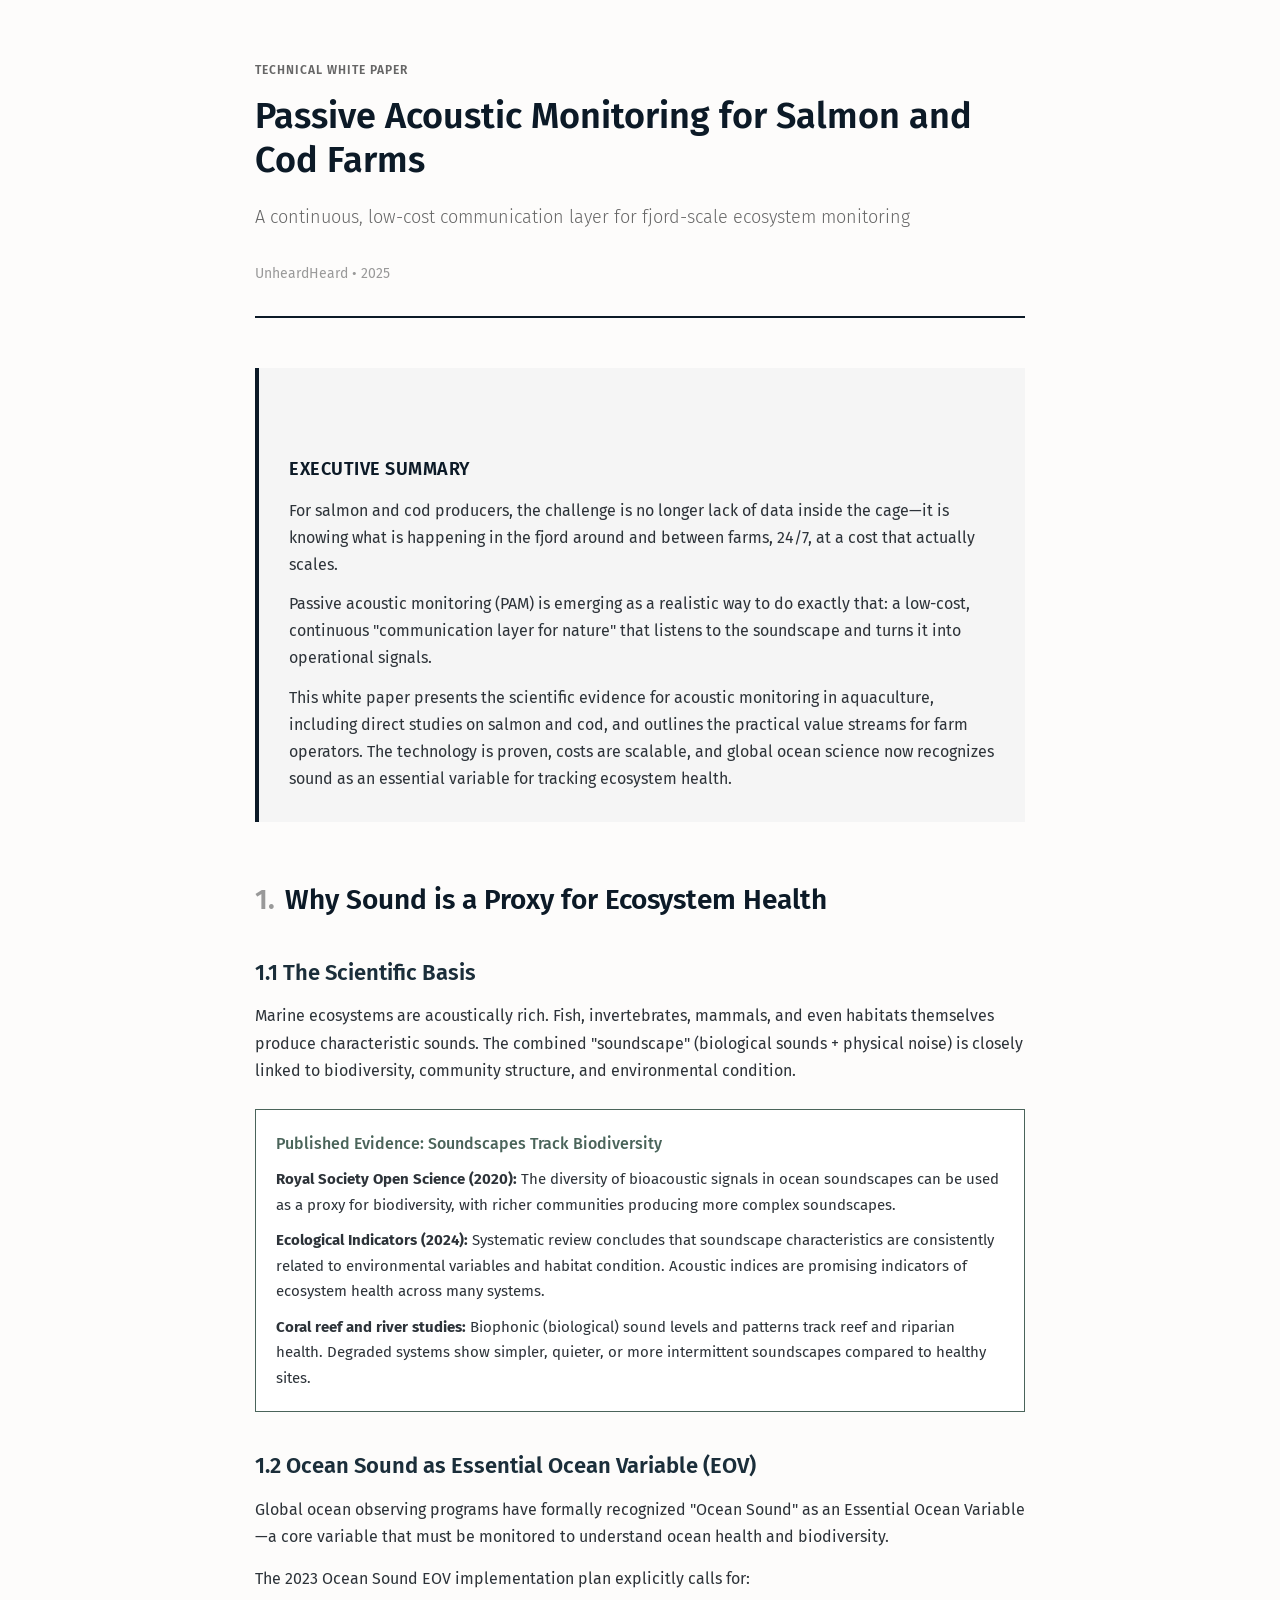
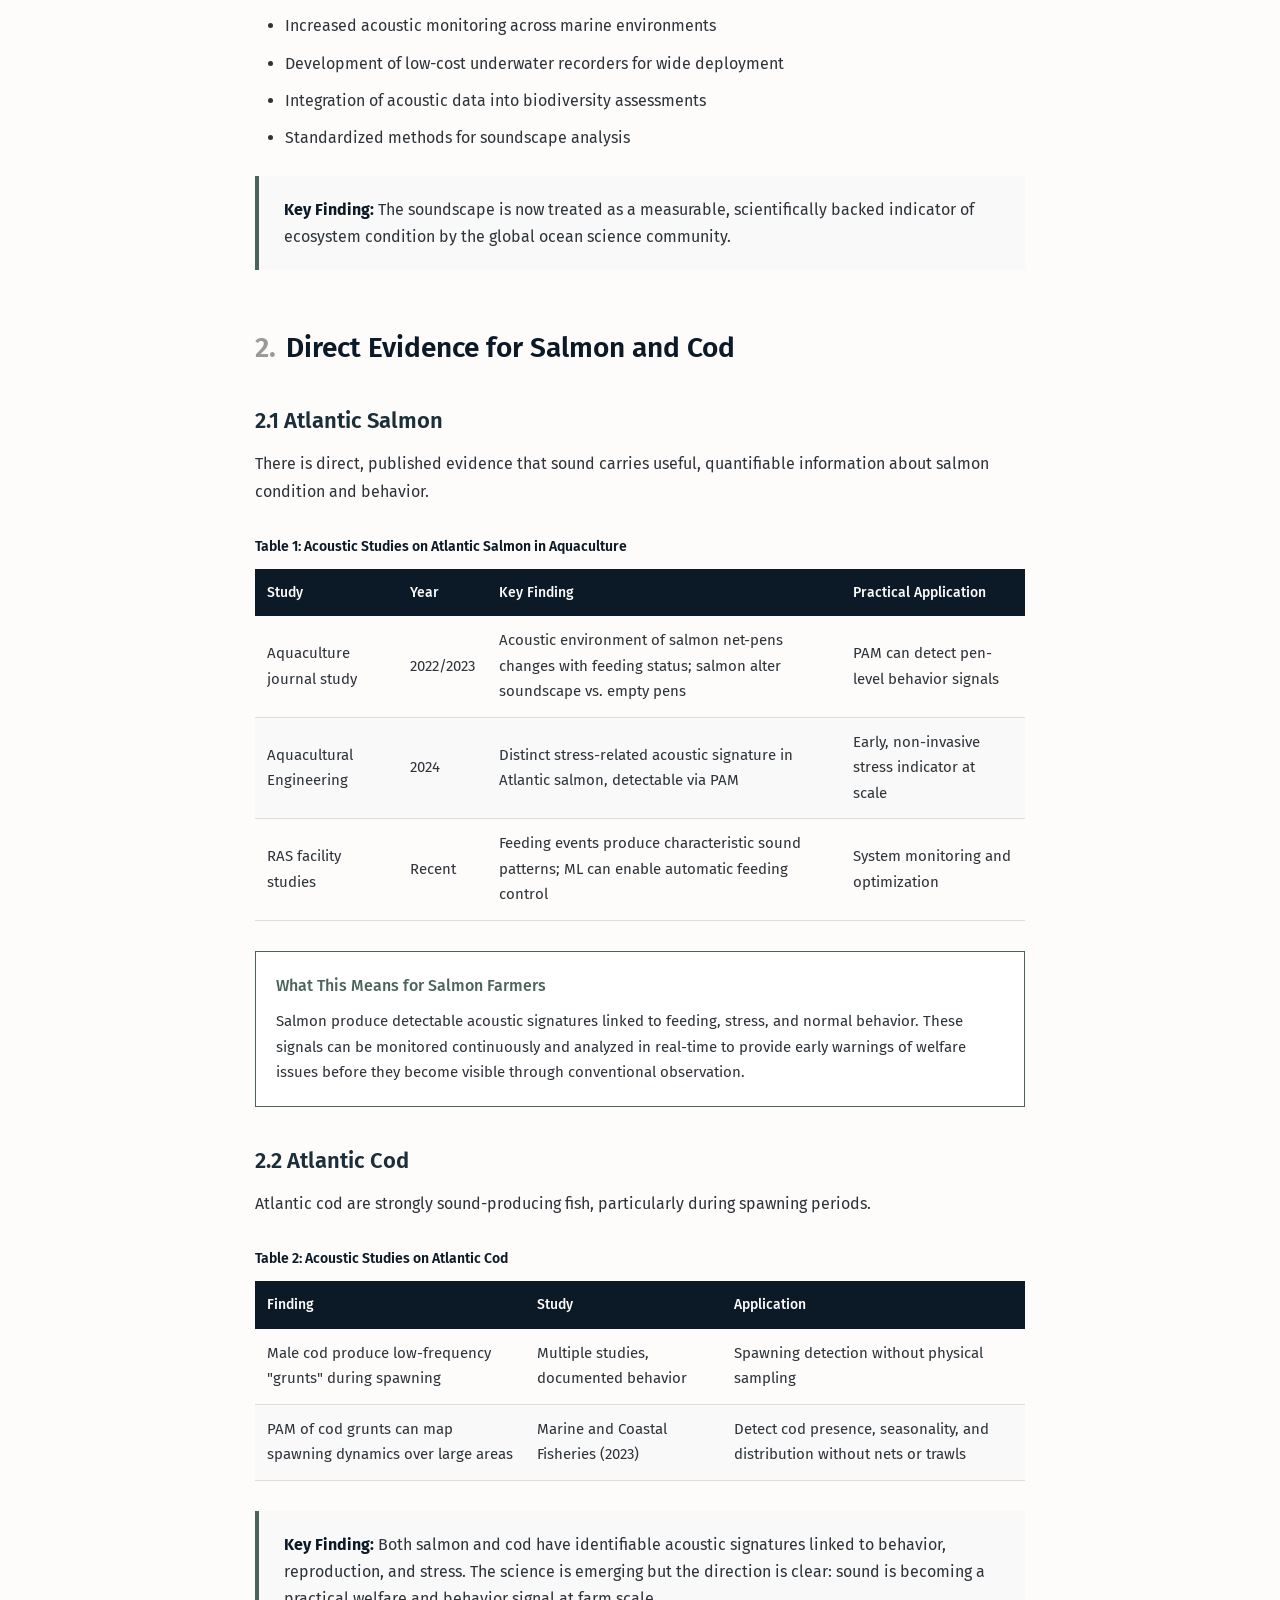
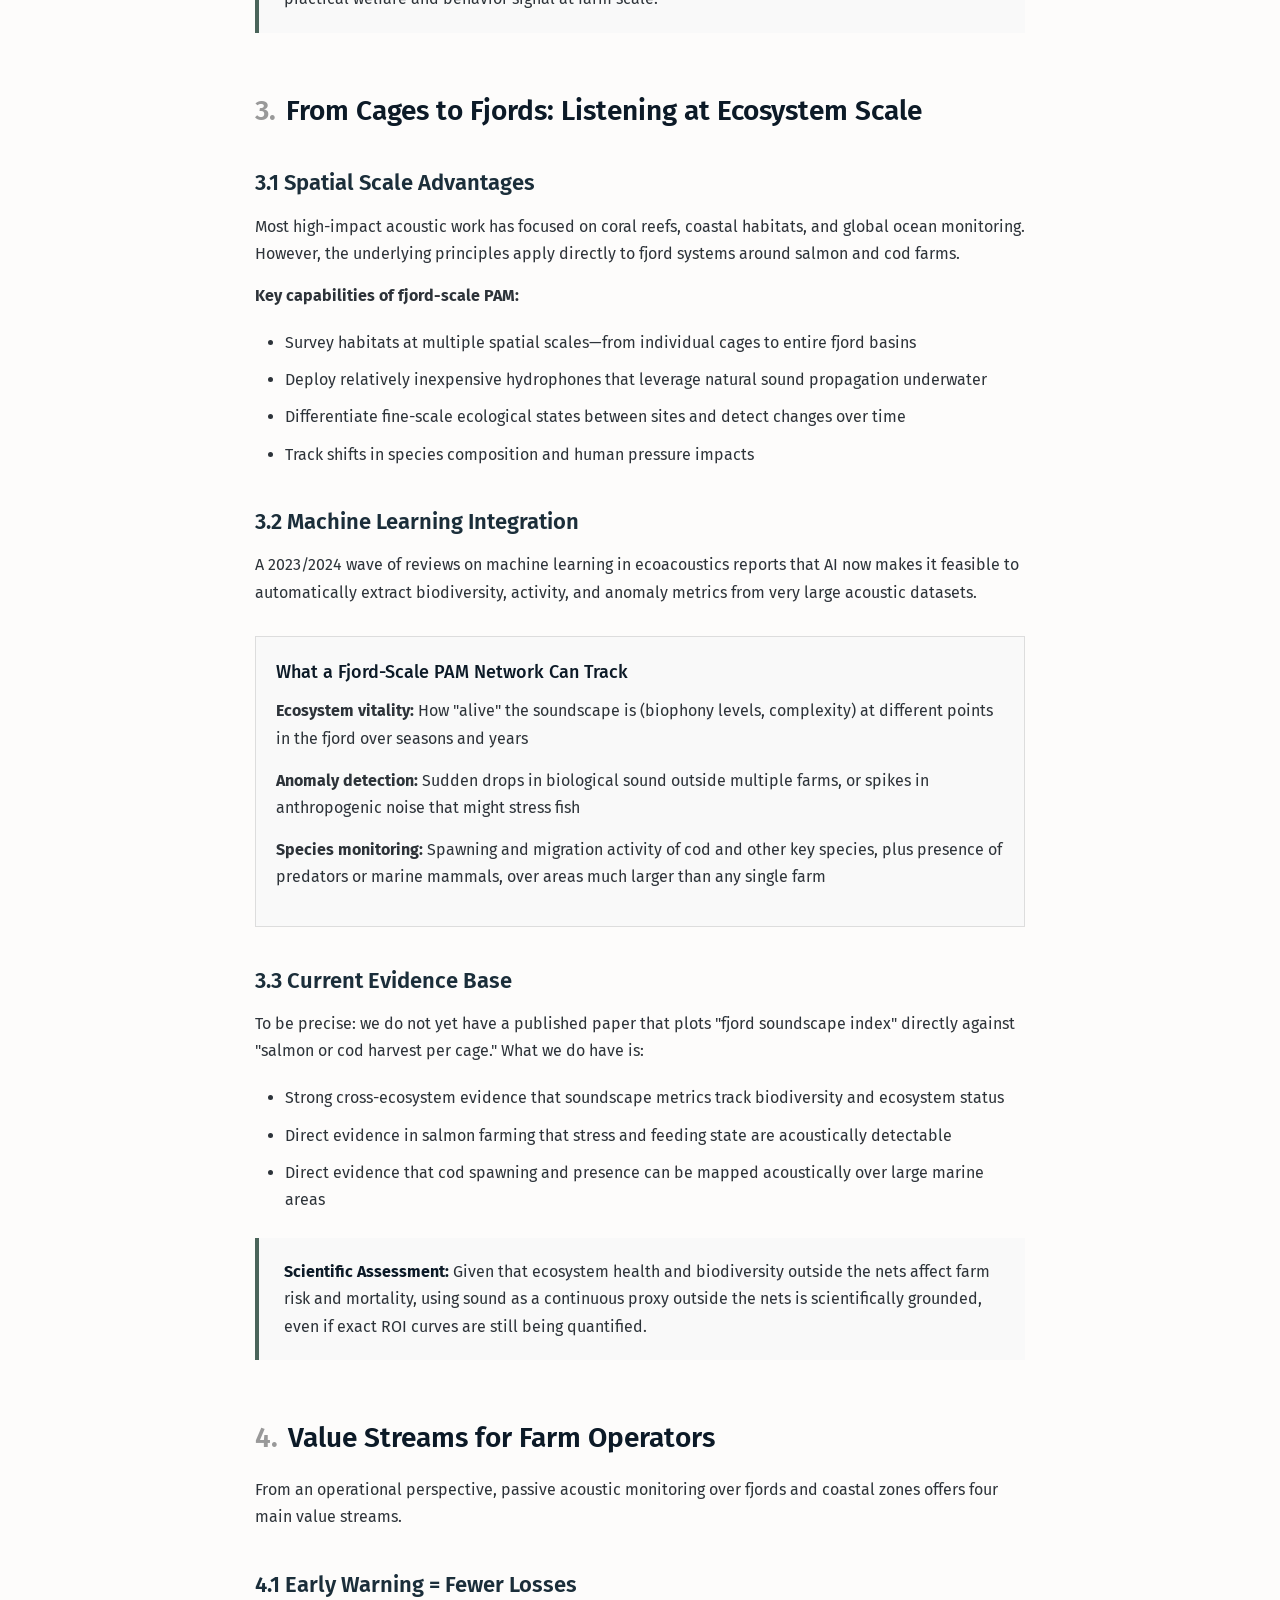
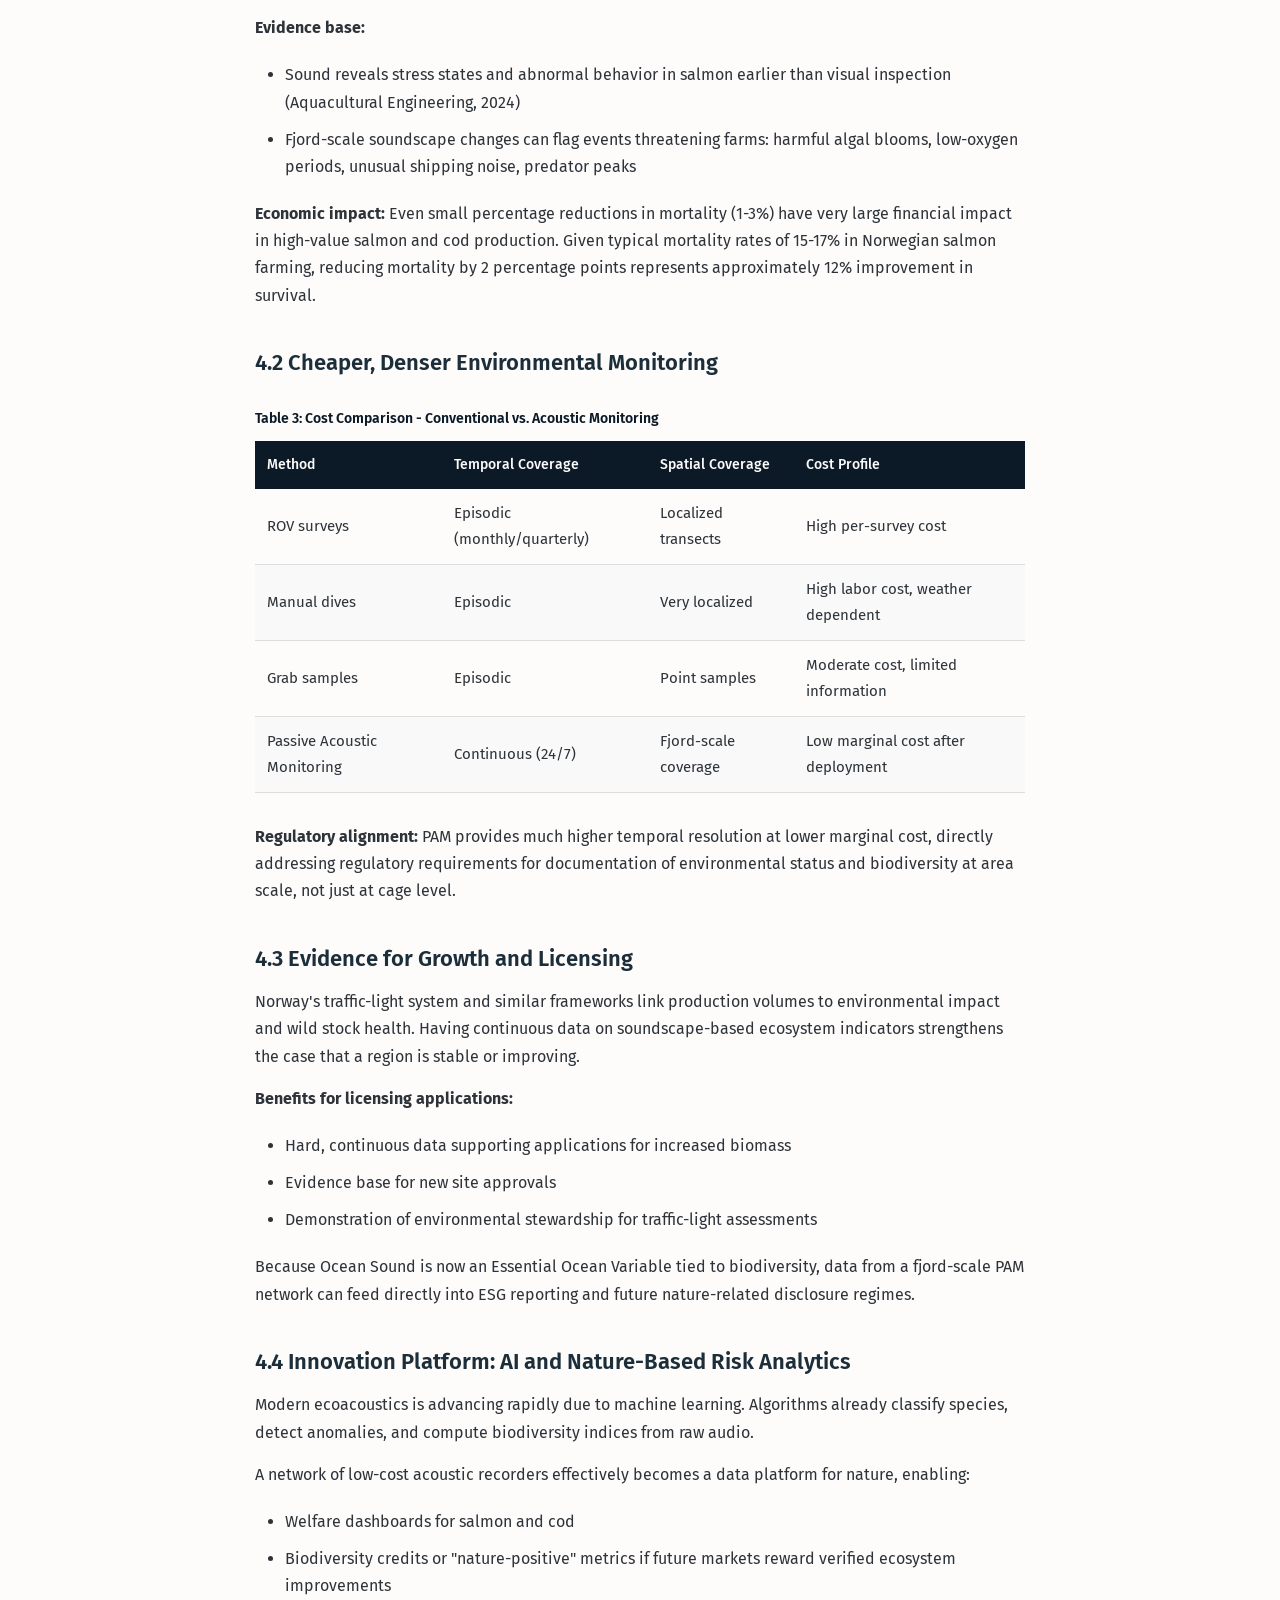
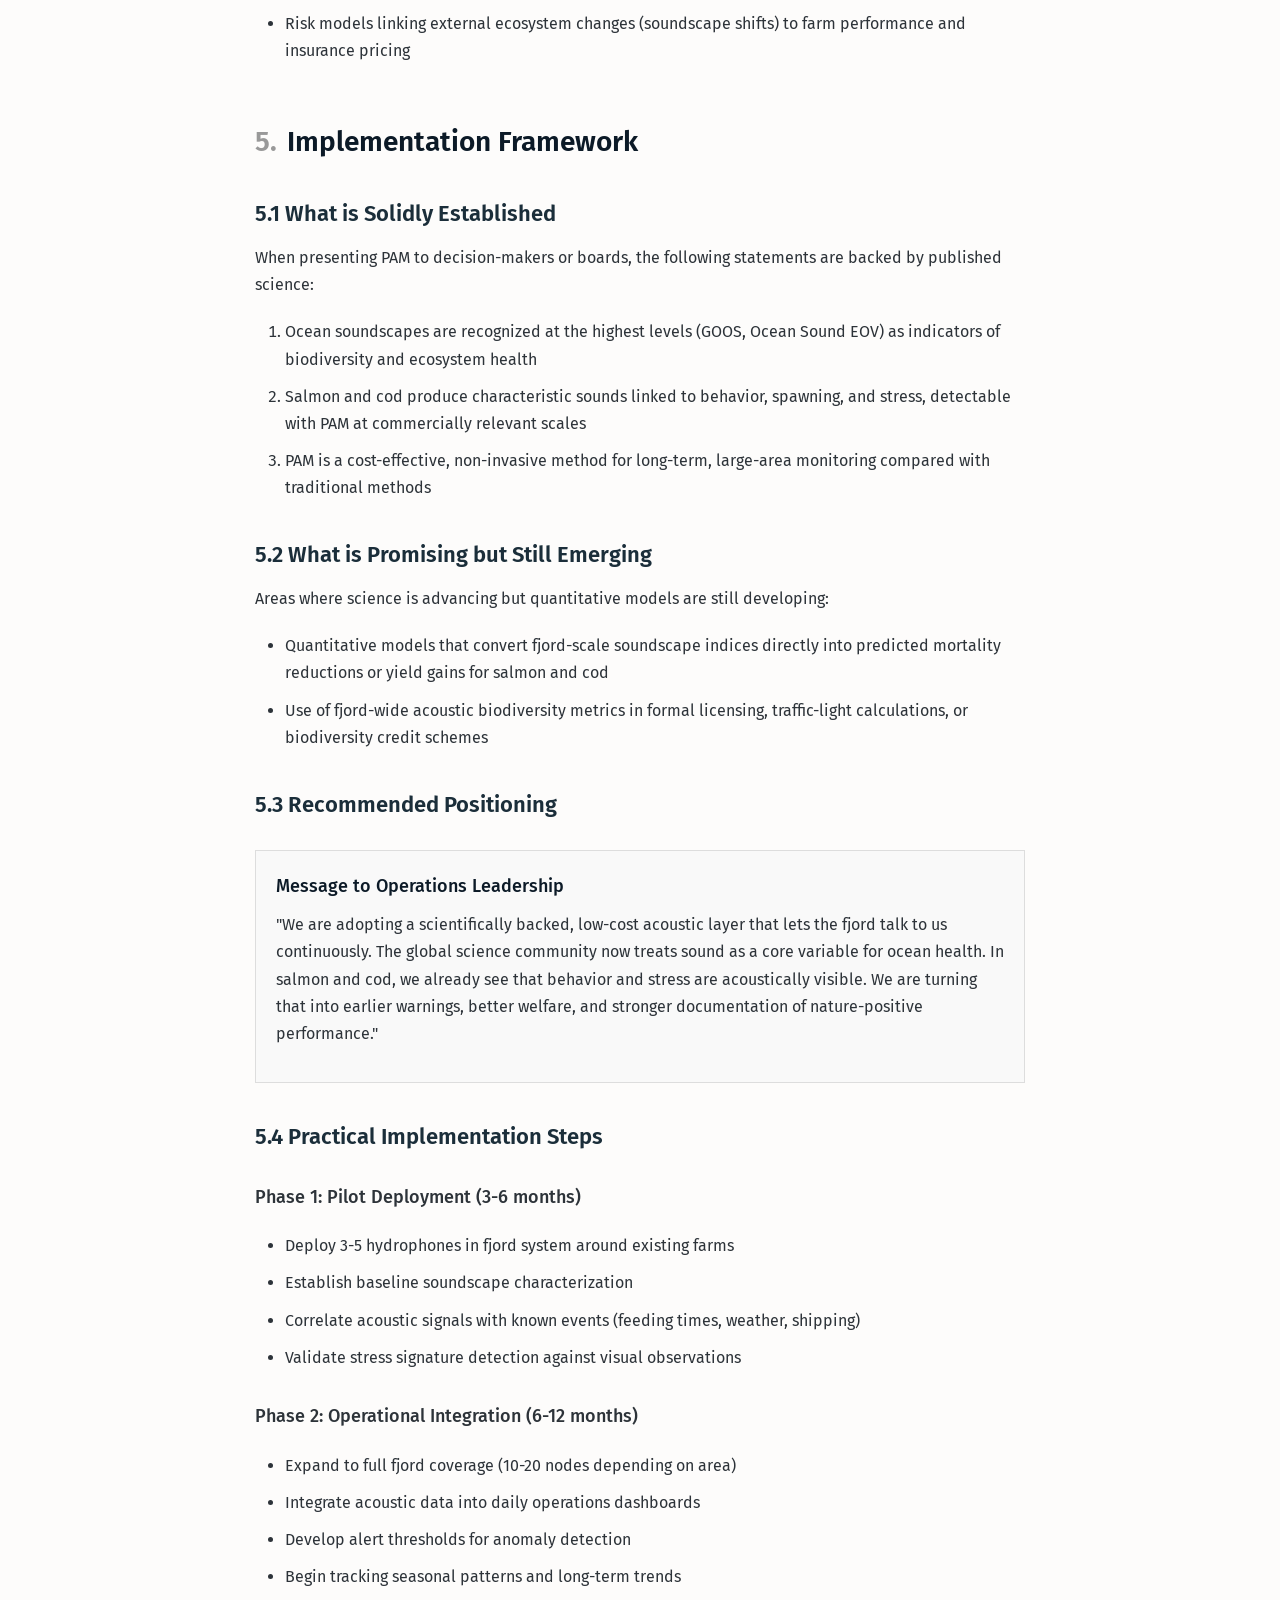
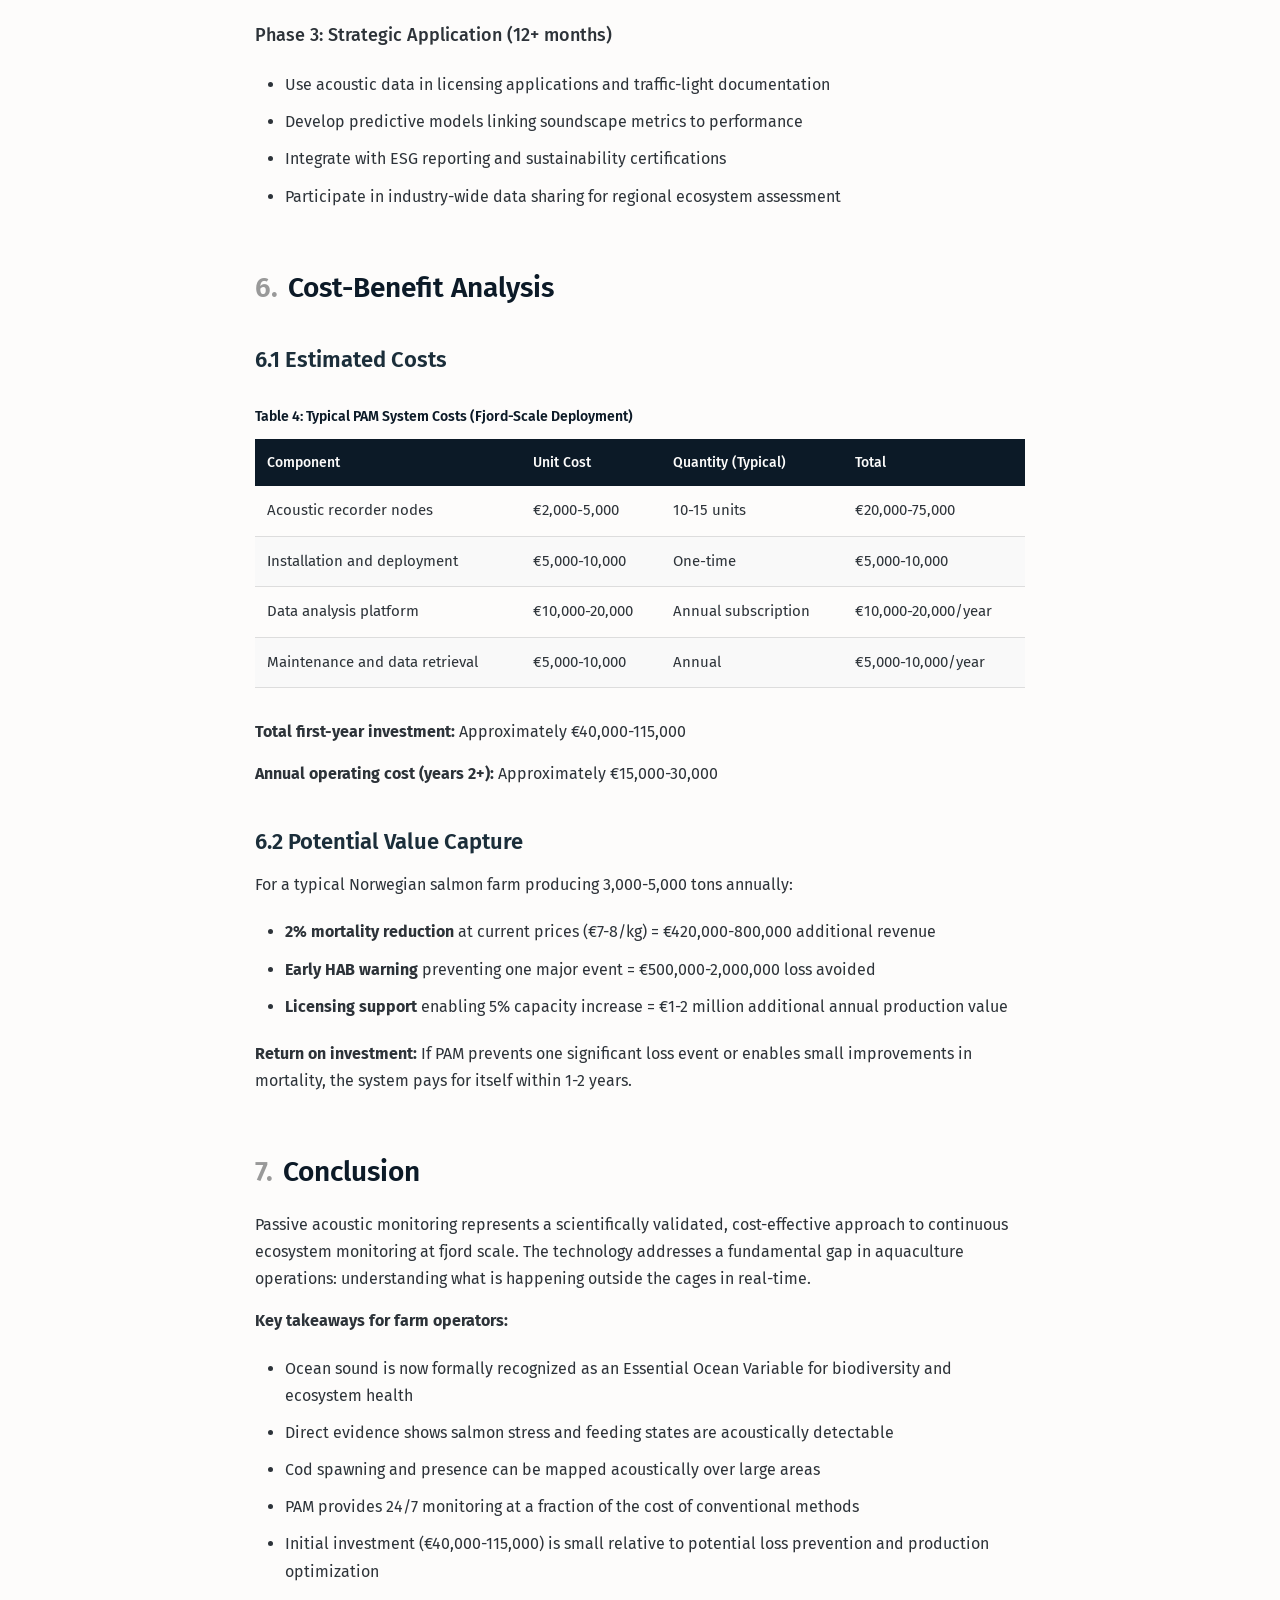
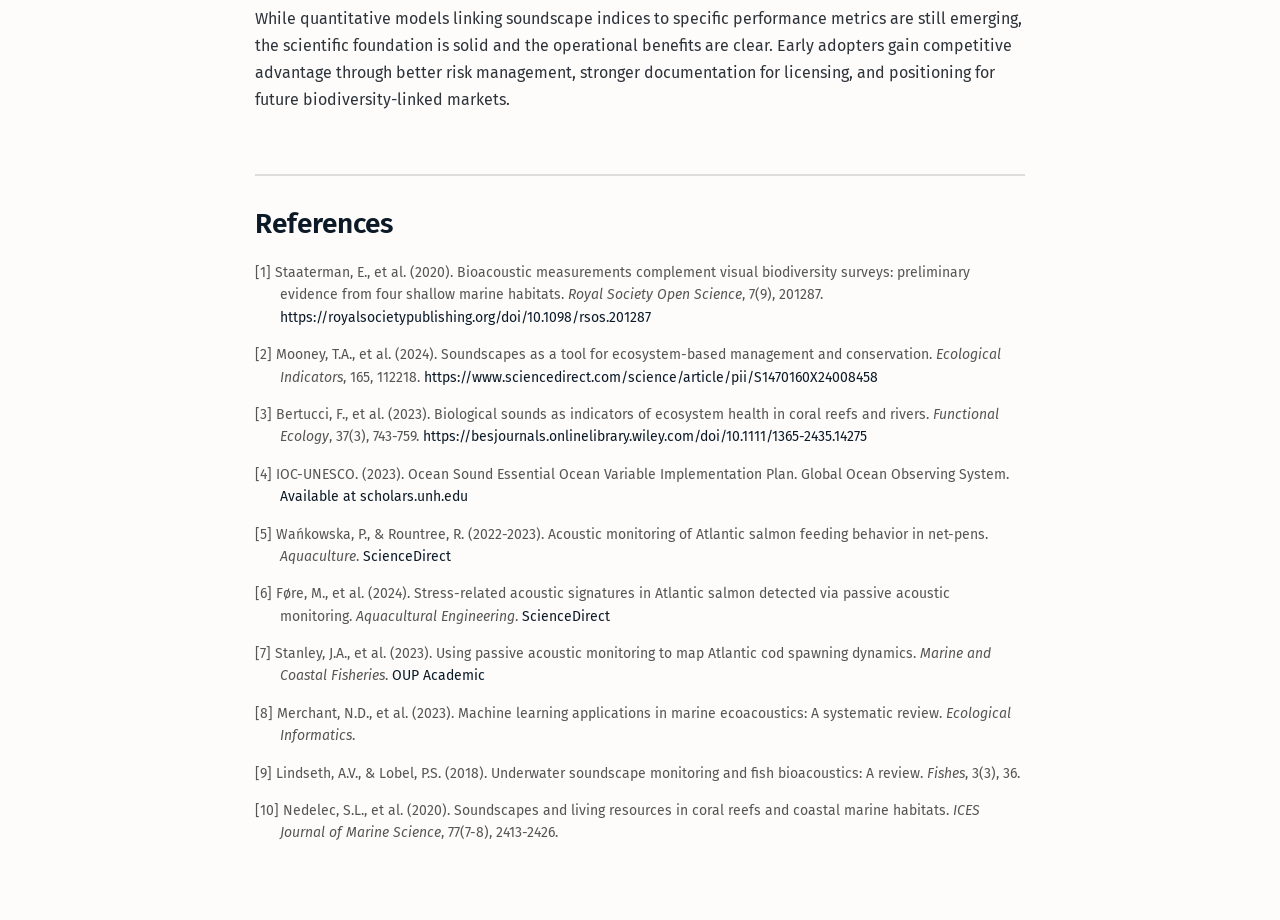
<file: Whitepapers/whitepaper-acoustic-monitoring.html>
<!DOCTYPE html>
<html lang="en">
<head>
    <meta charset="UTF-8">
    <meta name="viewport" content="width=device-width, initial-scale=1.0">
    <title>Passive Acoustic Monitoring for Salmon and Cod Farms - Technical White Paper</title>
    
    <!-- Fonts -->
    <link rel="preconnect" href="https://fonts.googleapis.com">
    <link rel="preconnect" href="https://fonts.gstatic.com" crossorigin>
    <link href="https://fonts.googleapis.com/css2?family=Fira+Sans:wght@300;400;500;600&display=swap" rel="stylesheet">
    
    <style>
        * {
            margin: 0;
            padding: 0;
            box-sizing: border-box;
        }
        
        html {
            scroll-behavior: smooth;
        }
        
        body {
            font-family: 'Fira Sans', sans-serif;
            font-weight: 400;
            color: #2D3339;
            background-color: #FDFCFB;
            line-height: 1.7;
            max-width: 850px;
            margin: 0 auto;
            padding: 60px 40px;
        }
        
        /* Header */
        .header {
            border-bottom: 2px solid #0C1A27;
            padding-bottom: 30px;
            margin-bottom: 50px;
        }
        
        .document-type {
            font-size: 12px;
            font-weight: 600;
            color: #666;
            text-transform: uppercase;
            letter-spacing: 1px;
            margin-bottom: 15px;
        }
        
        h1 {
            font-size: 36px;
            font-weight: 600;
            color: #0C1A27;
            line-height: 1.2;
            margin-bottom: 20px;
        }
        
        .subtitle {
            font-size: 18px;
            color: #666;
            font-weight: 300;
            margin-bottom: 30px;
        }
        
        .meta {
            font-size: 14px;
            color: #999;
        }
        
        /* Executive Summary */
        .executive-summary {
            background: #f5f5f5;
            border-left: 4px solid #0C1A27;
            padding: 30px;
            margin: 40px 0;
        }
        
        .executive-summary h2 {
            font-size: 18px;
            font-weight: 600;
            color: #0C1A27;
            margin-bottom: 15px;
            text-transform: uppercase;
            letter-spacing: 0.5px;
        }
        
        .executive-summary p {
            font-size: 16px;
            line-height: 1.7;
            margin-bottom: 12px;
        }
        
        .executive-summary p:last-child {
            margin-bottom: 0;
        }
        
        /* Typography */
        h2 {
            font-size: 28px;
            font-weight: 600;
            color: #0C1A27;
            margin-top: 60px;
            margin-bottom: 20px;
            line-height: 1.3;
        }
        
        h3 {
            font-size: 22px;
            font-weight: 600;
            color: #1B2E3A;
            margin-top: 40px;
            margin-bottom: 15px;
            line-height: 1.3;
        }
        
        h4 {
            font-size: 18px;
            font-weight: 500;
            color: #2D3339;
            margin-top: 30px;
            margin-bottom: 10px;
        }
        
        p {
            font-size: 16px;
            line-height: 1.7;
            margin-bottom: 15px;
            color: #2D3339;
        }
        
        /* Lists */
        ul, ol {
            margin: 20px 0;
            padding-left: 30px;
        }
        
        li {
            font-size: 16px;
            line-height: 1.7;
            margin-bottom: 10px;
            color: #2D3339;
        }
        
        /* Tables */
        table {
            width: 100%;
            border-collapse: collapse;
            margin: 30px 0;
            font-size: 15px;
        }
        
        table caption {
            font-size: 14px;
            font-weight: 600;
            color: #0C1A27;
            text-align: left;
            margin-bottom: 10px;
            caption-side: top;
        }
        
        th {
            background: #0C1A27;
            color: #FDFCFB;
            padding: 12px;
            text-align: left;
            font-weight: 500;
            font-size: 14px;
        }
        
        td {
            padding: 12px;
            border-bottom: 1px solid #ddd;
        }
        
        tr:nth-child(even) {
            background: #f9f9f9;
        }
        
        /* Data boxes */
        .data-box {
            background: #f9f9f9;
            border: 1px solid #ddd;
            padding: 20px;
            margin: 30px 0;
        }
        
        .data-box h4 {
            margin-top: 0;
            color: #0C1A27;
        }
        
        /* References */
        .references {
            margin-top: 60px;
            padding-top: 30px;
            border-top: 2px solid #ddd;
        }
        
        .references h2 {
            margin-top: 0;
        }
        
        .reference {
            font-size: 14px;
            line-height: 1.6;
            color: #555;
            margin-bottom: 15px;
            padding-left: 25px;
            text-indent: -25px;
        }
        
        .reference a {
            color: #0C1A27;
            text-decoration: none;
        }
        
        .reference a:hover {
            text-decoration: underline;
        }
        
        /* Key findings box */
        .key-finding {
            border-left: 4px solid #4A645A;
            background: #f9f9f9;
            padding: 20px 25px;
            margin: 25px 0;
        }
        
        .key-finding strong {
            color: #0C1A27;
        }
        
        /* Section numbers */
        .section-number {
            color: #999;
            font-weight: 600;
            margin-right: 10px;
        }
        
        /* Evidence box */
        .evidence-box {
            background: #fff;
            border: 1px solid #4A645A;
            padding: 20px;
            margin: 25px 0;
        }
        
        .evidence-box h4 {
            margin-top: 0;
            color: #4A645A;
            font-size: 16px;
        }
        
        .evidence-box p {
            font-size: 15px;
            margin-bottom: 10px;
        }
        
        .evidence-box p:last-child {
            margin-bottom: 0;
        }
        
        /* Print styles */
        @media print {
            body {
                padding: 20px;
                max-width: 100%;
            }
            
            .executive-summary {
                page-break-inside: avoid;
            }
            
            table {
                page-break-inside: avoid;
            }
        }
        
        /* Mobile */
        @media (max-width: 768px) {
            body {
                padding: 30px 20px;
            }
            
            h1 {
                font-size: 28px;
            }
            
            h2 {
                font-size: 24px;
            }
            
            table {
                font-size: 13px;
            }
            
            th, td {
                padding: 8px;
            }
        }
    </style>
</head>
<body>
    
    <!-- Header -->
    <div class="header">
        <div class="document-type">Technical White Paper</div>
        <h1>Passive Acoustic Monitoring for Salmon and Cod Farms</h1>
        <div class="subtitle">A continuous, low-cost communication layer for fjord-scale ecosystem monitoring</div>
        <div class="meta">UnheardHeard • 2025</div>
    </div>
    
    <!-- Executive Summary -->
    <div class="executive-summary">
        <h2>Executive Summary</h2>
        <p>For salmon and cod producers, the challenge is no longer lack of data inside the cage—it is knowing what is happening in the fjord around and between farms, 24/7, at a cost that actually scales.</p>
        <p>Passive acoustic monitoring (PAM) is emerging as a realistic way to do exactly that: a low-cost, continuous "communication layer for nature" that listens to the soundscape and turns it into operational signals.</p>
        <p>This white paper presents the scientific evidence for acoustic monitoring in aquaculture, including direct studies on salmon and cod, and outlines the practical value streams for farm operators. The technology is proven, costs are scalable, and global ocean science now recognizes sound as an essential variable for tracking ecosystem health.</p>
    </div>
    
    <!-- Main Content -->
    
    <h2><span class="section-number">1.</span>Why Sound is a Proxy for Ecosystem Health</h2>
    
    <h3>1.1 The Scientific Basis</h3>
    
    <p>Marine ecosystems are acoustically rich. Fish, invertebrates, mammals, and even habitats themselves produce characteristic sounds. The combined "soundscape" (biological sounds + physical noise) is closely linked to biodiversity, community structure, and environmental condition.</p>
    
    <div class="evidence-box">
        <h4>Published Evidence: Soundscapes Track Biodiversity</h4>
        <p><strong>Royal Society Open Science (2020):</strong> The diversity of bioacoustic signals in ocean soundscapes can be used as a proxy for biodiversity, with richer communities producing more complex soundscapes.</p>
        <p><strong>Ecological Indicators (2024):</strong> Systematic review concludes that soundscape characteristics are consistently related to environmental variables and habitat condition. Acoustic indices are promising indicators of ecosystem health across many systems.</p>
        <p><strong>Coral reef and river studies:</strong> Biophonic (biological) sound levels and patterns track reef and riparian health. Degraded systems show simpler, quieter, or more intermittent soundscapes compared to healthy sites.</p>
    </div>
    
    <h3>1.2 Ocean Sound as Essential Ocean Variable (EOV)</h3>
    
    <p>Global ocean observing programs have formally recognized "Ocean Sound" as an Essential Ocean Variable—a core variable that must be monitored to understand ocean health and biodiversity.</p>
    
    <p>The 2023 Ocean Sound EOV implementation plan explicitly calls for:</p>
    <ul>
        <li>Increased acoustic monitoring across marine environments</li>
        <li>Development of low-cost underwater recorders for wide deployment</li>
        <li>Integration of acoustic data into biodiversity assessments</li>
        <li>Standardized methods for soundscape analysis</li>
    </ul>
    
    <div class="key-finding">
        <strong>Key Finding:</strong> The soundscape is now treated as a measurable, scientifically backed indicator of ecosystem condition by the global ocean science community.
    </div>
    
    <h2><span class="section-number">2.</span>Direct Evidence for Salmon and Cod</h2>
    
    <h3>2.1 Atlantic Salmon</h3>
    
    <p>There is direct, published evidence that sound carries useful, quantifiable information about salmon condition and behavior.</p>
    
    <table>
        <caption>Table 1: Acoustic Studies on Atlantic Salmon in Aquaculture</caption>
        <thead>
            <tr>
                <th>Study</th>
                <th>Year</th>
                <th>Key Finding</th>
                <th>Practical Application</th>
            </tr>
        </thead>
        <tbody>
            <tr>
                <td>Aquaculture journal study</td>
                <td>2022/2023</td>
                <td>Acoustic environment of salmon net-pens changes with feeding status; salmon alter soundscape vs. empty pens</td>
                <td>PAM can detect pen-level behavior signals</td>
            </tr>
            <tr>
                <td>Aquacultural Engineering</td>
                <td>2024</td>
                <td>Distinct stress-related acoustic signature in Atlantic salmon, detectable via PAM</td>
                <td>Early, non-invasive stress indicator at scale</td>
            </tr>
            <tr>
                <td>RAS facility studies</td>
                <td>Recent</td>
                <td>Feeding events produce characteristic sound patterns; ML can enable automatic feeding control</td>
                <td>System monitoring and optimization</td>
            </tr>
        </tbody>
    </table>
    
    <div class="evidence-box">
        <h4>What This Means for Salmon Farmers</h4>
        <p>Salmon produce detectable acoustic signatures linked to feeding, stress, and normal behavior. These signals can be monitored continuously and analyzed in real-time to provide early warnings of welfare issues before they become visible through conventional observation.</p>
    </div>
    
    <h3>2.2 Atlantic Cod</h3>
    
    <p>Atlantic cod are strongly sound-producing fish, particularly during spawning periods.</p>
    
    <table>
        <caption>Table 2: Acoustic Studies on Atlantic Cod</caption>
        <thead>
            <tr>
                <th>Finding</th>
                <th>Study</th>
                <th>Application</th>
            </tr>
        </thead>
        <tbody>
            <tr>
                <td>Male cod produce low-frequency "grunts" during spawning</td>
                <td>Multiple studies, documented behavior</td>
                <td>Spawning detection without physical sampling</td>
            </tr>
            <tr>
                <td>PAM of cod grunts can map spawning dynamics over large areas</td>
                <td>Marine and Coastal Fisheries (2023)</td>
                <td>Detect cod presence, seasonality, and distribution without nets or trawls</td>
            </tr>
        </tbody>
    </table>
    
    <div class="key-finding">
        <strong>Key Finding:</strong> Both salmon and cod have identifiable acoustic signatures linked to behavior, reproduction, and stress. The science is emerging but the direction is clear: sound is becoming a practical welfare and behavior signal at farm scale.
    </div>
    
    <h2><span class="section-number">3.</span>From Cages to Fjords: Listening at Ecosystem Scale</h2>
    
    <h3>3.1 Spatial Scale Advantages</h3>
    
    <p>Most high-impact acoustic work has focused on coral reefs, coastal habitats, and global ocean monitoring. However, the underlying principles apply directly to fjord systems around salmon and cod farms.</p>
    
    <p><strong>Key capabilities of fjord-scale PAM:</strong></p>
    
    <ul>
        <li>Survey habitats at multiple spatial scales—from individual cages to entire fjord basins</li>
        <li>Deploy relatively inexpensive hydrophones that leverage natural sound propagation underwater</li>
        <li>Differentiate fine-scale ecological states between sites and detect changes over time</li>
        <li>Track shifts in species composition and human pressure impacts</li>
    </ul>
    
    <h3>3.2 Machine Learning Integration</h3>
    
    <p>A 2023/2024 wave of reviews on machine learning in ecoacoustics reports that AI now makes it feasible to automatically extract biodiversity, activity, and anomaly metrics from very large acoustic datasets.</p>
    
    <div class="data-box">
        <h4>What a Fjord-Scale PAM Network Can Track</h4>
        <p><strong>Ecosystem vitality:</strong> How "alive" the soundscape is (biophony levels, complexity) at different points in the fjord over seasons and years</p>
        <p><strong>Anomaly detection:</strong> Sudden drops in biological sound outside multiple farms, or spikes in anthropogenic noise that might stress fish</p>
        <p><strong>Species monitoring:</strong> Spawning and migration activity of cod and other key species, plus presence of predators or marine mammals, over areas much larger than any single farm</p>
    </div>
    
    <h3>3.3 Current Evidence Base</h3>
    
    <p>To be precise: we do not yet have a published paper that plots "fjord soundscape index" directly against "salmon or cod harvest per cage." What we do have is:</p>
    
    <ul>
        <li>Strong cross-ecosystem evidence that soundscape metrics track biodiversity and ecosystem status</li>
        <li>Direct evidence in salmon farming that stress and feeding state are acoustically detectable</li>
        <li>Direct evidence that cod spawning and presence can be mapped acoustically over large marine areas</li>
    </ul>
    
    <div class="key-finding">
        <strong>Scientific Assessment:</strong> Given that ecosystem health and biodiversity outside the nets affect farm risk and mortality, using sound as a continuous proxy outside the nets is scientifically grounded, even if exact ROI curves are still being quantified.
    </div>
    
    <h2><span class="section-number">4.</span>Value Streams for Farm Operators</h2>
    
    <p>From an operational perspective, passive acoustic monitoring over fjords and coastal zones offers four main value streams.</p>
    
    <h3>4.1 Early Warning = Fewer Losses</h3>
    
    <p><strong>Evidence base:</strong></p>
    <ul>
        <li>Sound reveals stress states and abnormal behavior in salmon earlier than visual inspection (Aquacultural Engineering, 2024)</li>
        <li>Fjord-scale soundscape changes can flag events threatening farms: harmful algal blooms, low-oxygen periods, unusual shipping noise, predator peaks</li>
    </ul>
    
    <p><strong>Economic impact:</strong> Even small percentage reductions in mortality (1-3%) have very large financial impact in high-value salmon and cod production. Given typical mortality rates of 15-17% in Norwegian salmon farming, reducing mortality by 2 percentage points represents approximately 12% improvement in survival.</p>
    
    <h3>4.2 Cheaper, Denser Environmental Monitoring</h3>
    
    <table>
        <caption>Table 3: Cost Comparison - Conventional vs. Acoustic Monitoring</caption>
        <thead>
            <tr>
                <th>Method</th>
                <th>Temporal Coverage</th>
                <th>Spatial Coverage</th>
                <th>Cost Profile</th>
            </tr>
        </thead>
        <tbody>
            <tr>
                <td>ROV surveys</td>
                <td>Episodic (monthly/quarterly)</td>
                <td>Localized transects</td>
                <td>High per-survey cost</td>
            </tr>
            <tr>
                <td>Manual dives</td>
                <td>Episodic</td>
                <td>Very localized</td>
                <td>High labor cost, weather dependent</td>
            </tr>
            <tr>
                <td>Grab samples</td>
                <td>Episodic</td>
                <td>Point samples</td>
                <td>Moderate cost, limited information</td>
            </tr>
            <tr>
                <td>Passive Acoustic Monitoring</td>
                <td>Continuous (24/7)</td>
                <td>Fjord-scale coverage</td>
                <td>Low marginal cost after deployment</td>
            </tr>
        </tbody>
    </table>
    
    <p><strong>Regulatory alignment:</strong> PAM provides much higher temporal resolution at lower marginal cost, directly addressing regulatory requirements for documentation of environmental status and biodiversity at area scale, not just at cage level.</p>
    
    <h3>4.3 Evidence for Growth and Licensing</h3>
    
    <p>Norway's traffic-light system and similar frameworks link production volumes to environmental impact and wild stock health. Having continuous data on soundscape-based ecosystem indicators strengthens the case that a region is stable or improving.</p>
    
    <p><strong>Benefits for licensing applications:</strong></p>
    <ul>
        <li>Hard, continuous data supporting applications for increased biomass</li>
        <li>Evidence base for new site approvals</li>
        <li>Demonstration of environmental stewardship for traffic-light assessments</li>
    </ul>
    
    <p>Because Ocean Sound is now an Essential Ocean Variable tied to biodiversity, data from a fjord-scale PAM network can feed directly into ESG reporting and future nature-related disclosure regimes.</p>
    
    <h3>4.4 Innovation Platform: AI and Nature-Based Risk Analytics</h3>
    
    <p>Modern ecoacoustics is advancing rapidly due to machine learning. Algorithms already classify species, detect anomalies, and compute biodiversity indices from raw audio.</p>
    
    <p>A network of low-cost acoustic recorders effectively becomes a data platform for nature, enabling:</p>
    <ul>
        <li>Welfare dashboards for salmon and cod</li>
        <li>Biodiversity credits or "nature-positive" metrics if future markets reward verified ecosystem improvements</li>
        <li>Risk models linking external ecosystem changes (soundscape shifts) to farm performance and insurance pricing</li>
    </ul>
    
    <h2><span class="section-number">5.</span>Implementation Framework</h2>
    
    <h3>5.1 What is Solidly Established</h3>
    
    <p>When presenting PAM to decision-makers or boards, the following statements are backed by published science:</p>
    
    <ol>
        <li>Ocean soundscapes are recognized at the highest levels (GOOS, Ocean Sound EOV) as indicators of biodiversity and ecosystem health</li>
        <li>Salmon and cod produce characteristic sounds linked to behavior, spawning, and stress, detectable with PAM at commercially relevant scales</li>
        <li>PAM is a cost-effective, non-invasive method for long-term, large-area monitoring compared with traditional methods</li>
    </ol>
    
    <h3>5.2 What is Promising but Still Emerging</h3>
    
    <p>Areas where science is advancing but quantitative models are still developing:</p>
    
    <ul>
        <li>Quantitative models that convert fjord-scale soundscape indices directly into predicted mortality reductions or yield gains for salmon and cod</li>
        <li>Use of fjord-wide acoustic biodiversity metrics in formal licensing, traffic-light calculations, or biodiversity credit schemes</li>
    </ul>
    
    <h3>5.3 Recommended Positioning</h3>
    
    <div class="data-box">
        <h4>Message to Operations Leadership</h4>
        <p>"We are adopting a scientifically backed, low-cost acoustic layer that lets the fjord talk to us continuously. The global science community now treats sound as a core variable for ocean health. In salmon and cod, we already see that behavior and stress are acoustically visible. We are turning that into earlier warnings, better welfare, and stronger documentation of nature-positive performance."</p>
    </div>
    
    <h3>5.4 Practical Implementation Steps</h3>
    
    <h4>Phase 1: Pilot Deployment (3-6 months)</h4>
    <ul>
        <li>Deploy 3-5 hydrophones in fjord system around existing farms</li>
        <li>Establish baseline soundscape characterization</li>
        <li>Correlate acoustic signals with known events (feeding times, weather, shipping)</li>
        <li>Validate stress signature detection against visual observations</li>
    </ul>
    
    <h4>Phase 2: Operational Integration (6-12 months)</h4>
    <ul>
        <li>Expand to full fjord coverage (10-20 nodes depending on area)</li>
        <li>Integrate acoustic data into daily operations dashboards</li>
        <li>Develop alert thresholds for anomaly detection</li>
        <li>Begin tracking seasonal patterns and long-term trends</li>
    </ul>
    
    <h4>Phase 3: Strategic Application (12+ months)</h4>
    <ul>
        <li>Use acoustic data in licensing applications and traffic-light documentation</li>
        <li>Develop predictive models linking soundscape metrics to performance</li>
        <li>Integrate with ESG reporting and sustainability certifications</li>
        <li>Participate in industry-wide data sharing for regional ecosystem assessment</li>
    </ul>
    
    <h2><span class="section-number">6.</span>Cost-Benefit Analysis</h2>
    
    <h3>6.1 Estimated Costs</h3>
    
    <table>
        <caption>Table 4: Typical PAM System Costs (Fjord-Scale Deployment)</caption>
        <thead>
            <tr>
                <th>Component</th>
                <th>Unit Cost</th>
                <th>Quantity (Typical)</th>
                <th>Total</th>
            </tr>
        </thead>
        <tbody>
            <tr>
                <td>Acoustic recorder nodes</td>
                <td>€2,000-5,000</td>
                <td>10-15 units</td>
                <td>€20,000-75,000</td>
            </tr>
            <tr>
                <td>Installation and deployment</td>
                <td>€5,000-10,000</td>
                <td>One-time</td>
                <td>€5,000-10,000</td>
            </tr>
            <tr>
                <td>Data analysis platform</td>
                <td>€10,000-20,000</td>
                <td>Annual subscription</td>
                <td>€10,000-20,000/year</td>
            </tr>
            <tr>
                <td>Maintenance and data retrieval</td>
                <td>€5,000-10,000</td>
                <td>Annual</td>
                <td>€5,000-10,000/year</td>
            </tr>
        </tbody>
    </table>
    
    <p><strong>Total first-year investment:</strong> Approximately €40,000-115,000</p>
    <p><strong>Annual operating cost (years 2+):</strong> Approximately €15,000-30,000</p>
    
    <h3>6.2 Potential Value Capture</h3>
    
    <p>For a typical Norwegian salmon farm producing 3,000-5,000 tons annually:</p>
    
    <ul>
        <li><strong>2% mortality reduction</strong> at current prices (€7-8/kg) = €420,000-800,000 additional revenue</li>
        <li><strong>Early HAB warning</strong> preventing one major event = €500,000-2,000,000 loss avoided</li>
        <li><strong>Licensing support</strong> enabling 5% capacity increase = €1-2 million additional annual production value</li>
    </ul>
    
    <p><strong>Return on investment:</strong> If PAM prevents one significant loss event or enables small improvements in mortality, the system pays for itself within 1-2 years.</p>
    
    <h2><span class="section-number">7.</span>Conclusion</h2>
    
    <p>Passive acoustic monitoring represents a scientifically validated, cost-effective approach to continuous ecosystem monitoring at fjord scale. The technology addresses a fundamental gap in aquaculture operations: understanding what is happening outside the cages in real-time.</p>
    
    <p><strong>Key takeaways for farm operators:</strong></p>
    
    <ul>
        <li>Ocean sound is now formally recognized as an Essential Ocean Variable for biodiversity and ecosystem health</li>
        <li>Direct evidence shows salmon stress and feeding states are acoustically detectable</li>
        <li>Cod spawning and presence can be mapped acoustically over large areas</li>
        <li>PAM provides 24/7 monitoring at a fraction of the cost of conventional methods</li>
        <li>Initial investment (€40,000-115,000) is small relative to potential loss prevention and production optimization</li>
    </ul>
    
    <p>While quantitative models linking soundscape indices to specific performance metrics are still emerging, the scientific foundation is solid and the operational benefits are clear. Early adopters gain competitive advantage through better risk management, stronger documentation for licensing, and positioning for future biodiversity-linked markets.</p>
    
    <!-- References -->
    <div class="references">
        <h2>References</h2>
        
        <div class="reference">[1] Staaterman, E., et al. (2020). Bioacoustic measurements complement visual biodiversity surveys: preliminary evidence from four shallow marine habitats. <em>Royal Society Open Science</em>, 7(9), 201287. <a href="https://royalsocietypublishing.org/doi/10.1098/rsos.201287" target="_blank">https://royalsocietypublishing.org/doi/10.1098/rsos.201287</a></div>
        
        <div class="reference">[2] Mooney, T.A., et al. (2024). Soundscapes as a tool for ecosystem-based management and conservation. <em>Ecological Indicators</em>, 165, 112218. <a href="https://www.sciencedirect.com/science/article/pii/S1470160X24008458" target="_blank">https://www.sciencedirect.com/science/article/pii/S1470160X24008458</a></div>
        
        <div class="reference">[3] Bertucci, F., et al. (2023). Biological sounds as indicators of ecosystem health in coral reefs and rivers. <em>Functional Ecology</em>, 37(3), 743-759. <a href="https://besjournals.onlinelibrary.wiley.com/doi/10.1111/1365-2435.14275" target="_blank">https://besjournals.onlinelibrary.wiley.com/doi/10.1111/1365-2435.14275</a></div>
        
        <div class="reference">[4] IOC-UNESCO. (2023). Ocean Sound Essential Ocean Variable Implementation Plan. Global Ocean Observing System. <a href="https://scholars.unh.edu" target="_blank">Available at scholars.unh.edu</a></div>
        
        <div class="reference">[5] Wańkowska, P., & Rountree, R. (2022-2023). Acoustic monitoring of Atlantic salmon feeding behavior in net-pens. <em>Aquaculture</em>. <a href="https://www.sciencedirect.com" target="_blank">ScienceDirect</a></div>
        
        <div class="reference">[6] Føre, M., et al. (2024). Stress-related acoustic signatures in Atlantic salmon detected via passive acoustic monitoring. <em>Aquacultural Engineering</em>. <a href="https://www.sciencedirect.com" target="_blank">ScienceDirect</a></div>
        
        <div class="reference">[7] Stanley, J.A., et al. (2023). Using passive acoustic monitoring to map Atlantic cod spawning dynamics. <em>Marine and Coastal Fisheries</em>. <a href="https://academic.oup.com" target="_blank">OUP Academic</a></div>
        
        <div class="reference">[8] Merchant, N.D., et al. (2023). Machine learning applications in marine ecoacoustics: A systematic review. <em>Ecological Informatics</em>.</div>
        
        <div class="reference">[9] Lindseth, A.V., & Lobel, P.S. (2018). Underwater soundscape monitoring and fish bioacoustics: A review. <em>Fishes</em>, 3(3), 36.</div>
        
        <div class="reference">[10] Nedelec, S.L., et al. (2020). Soundscapes and living resources in coral reefs and coastal marine habitats. <em>ICES Journal of Marine Science</em>, 77(7-8), 2413-2426.</div>
    </div>
    
</body>
</html>
</file>
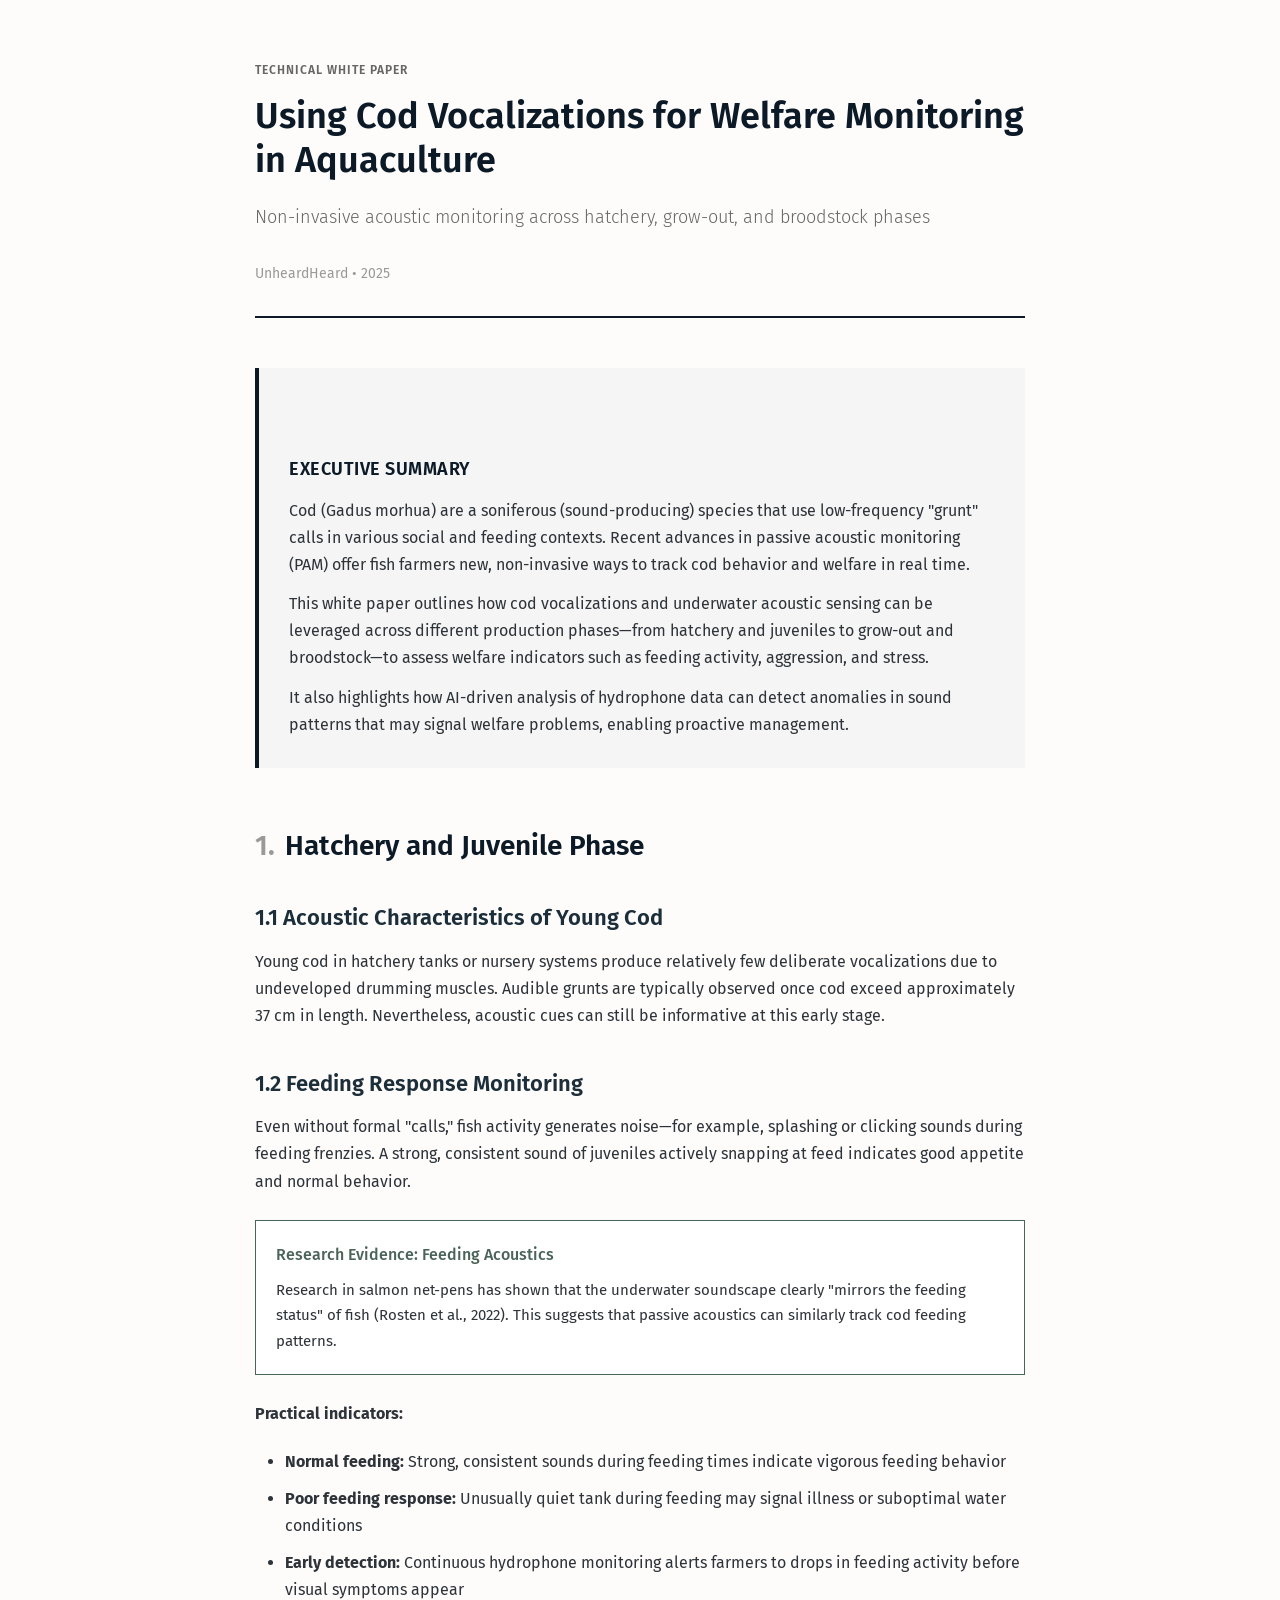
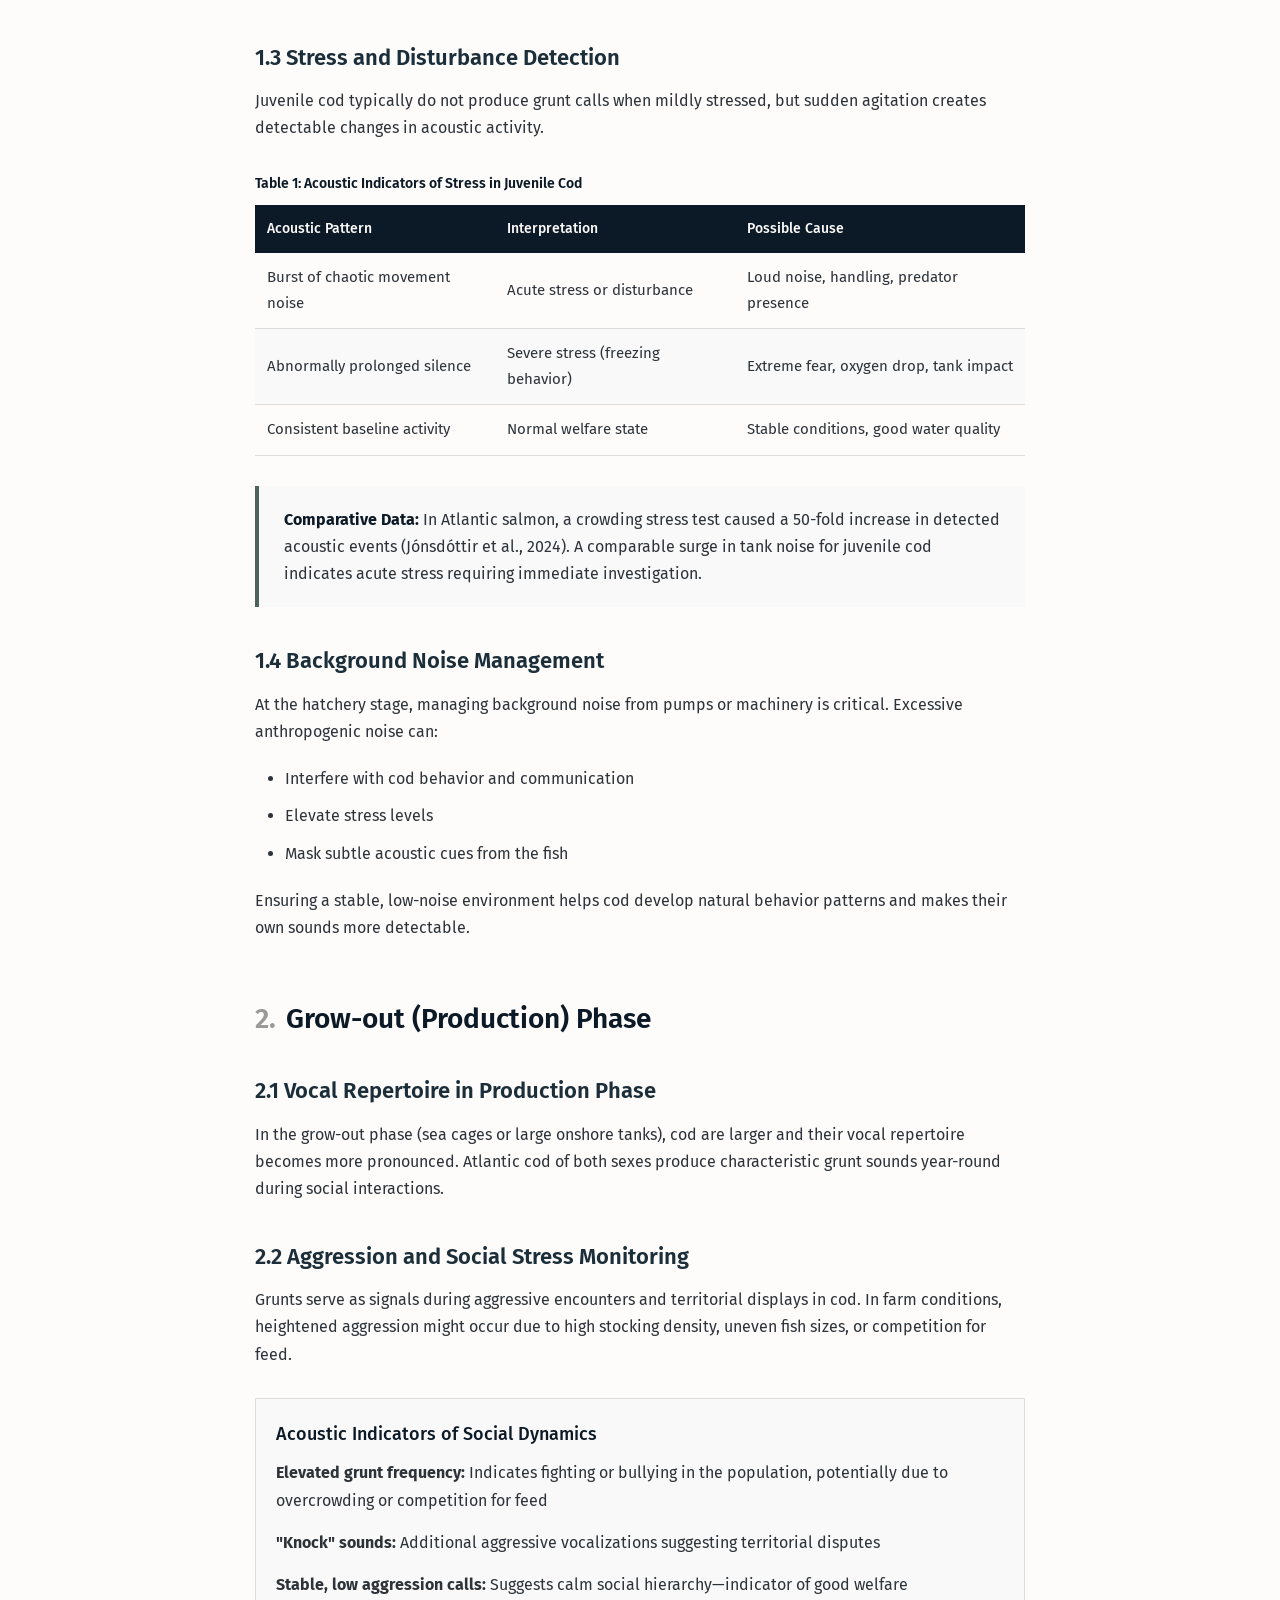
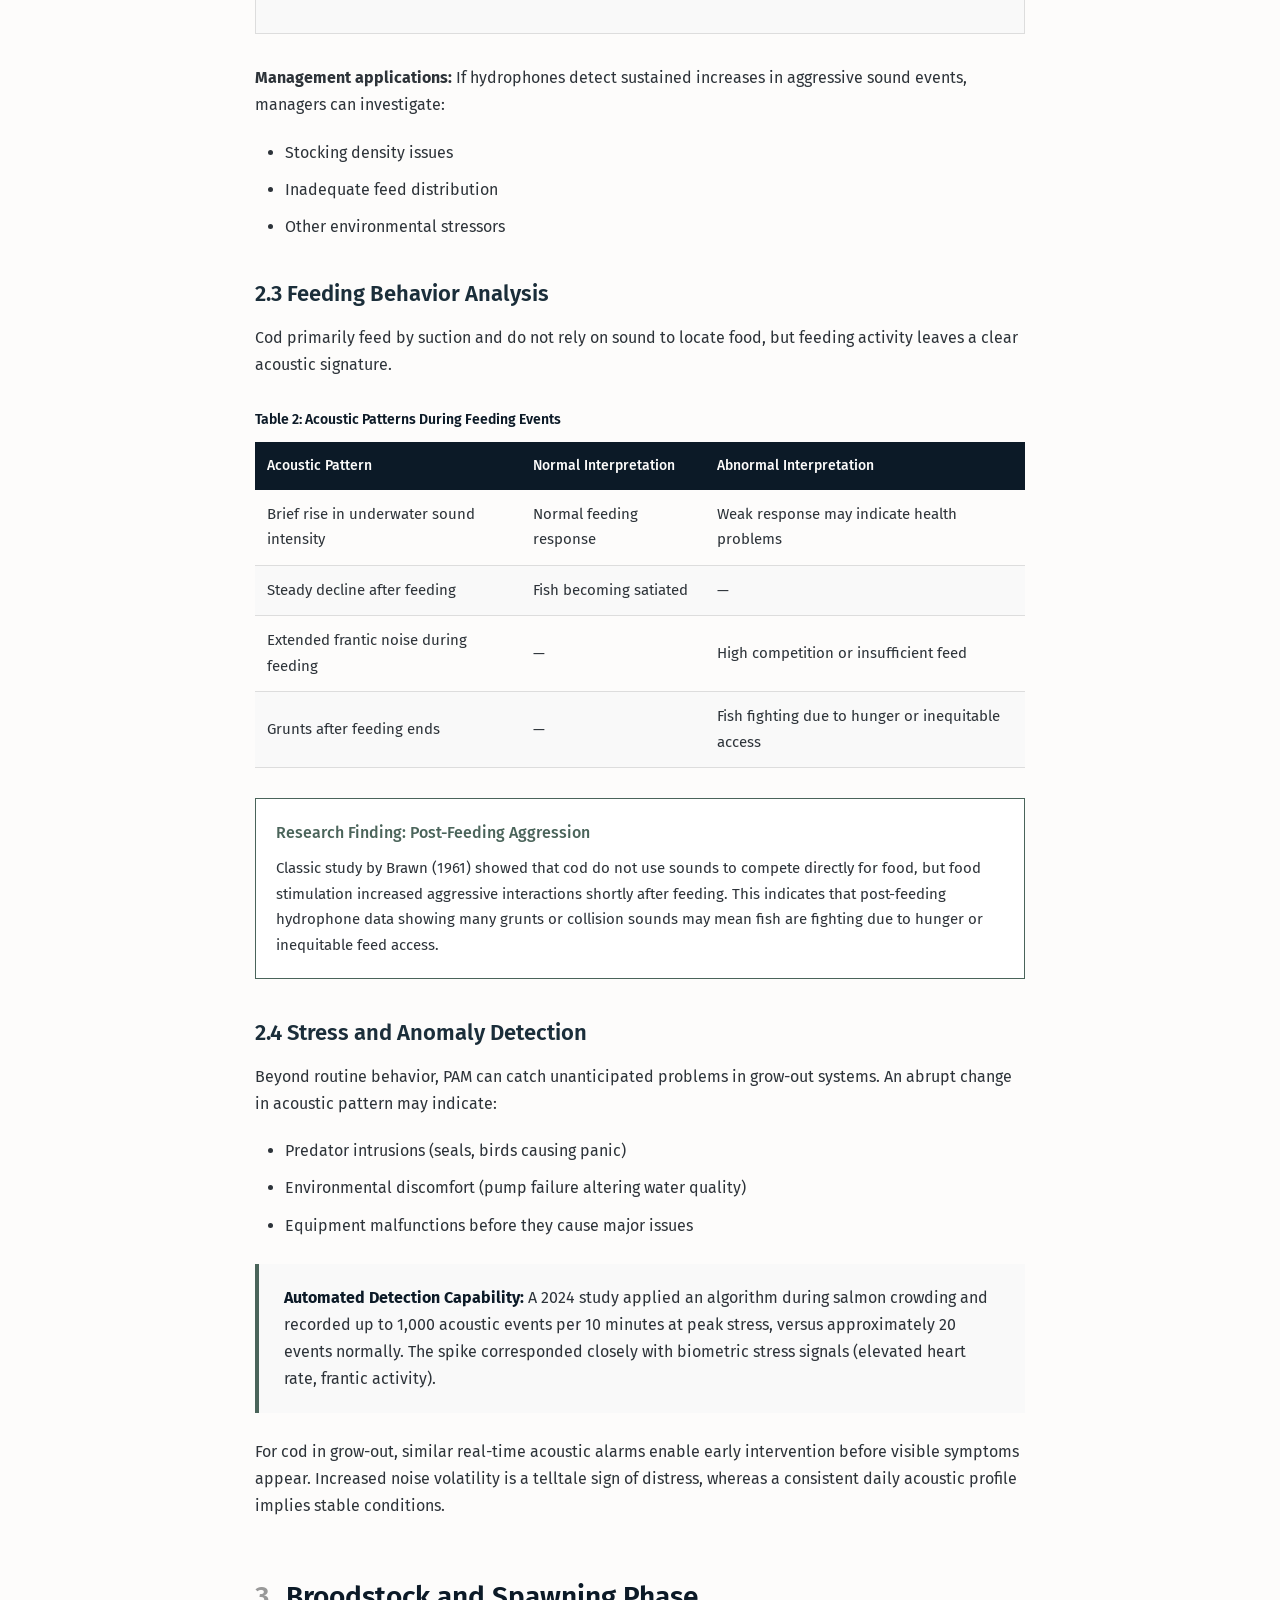
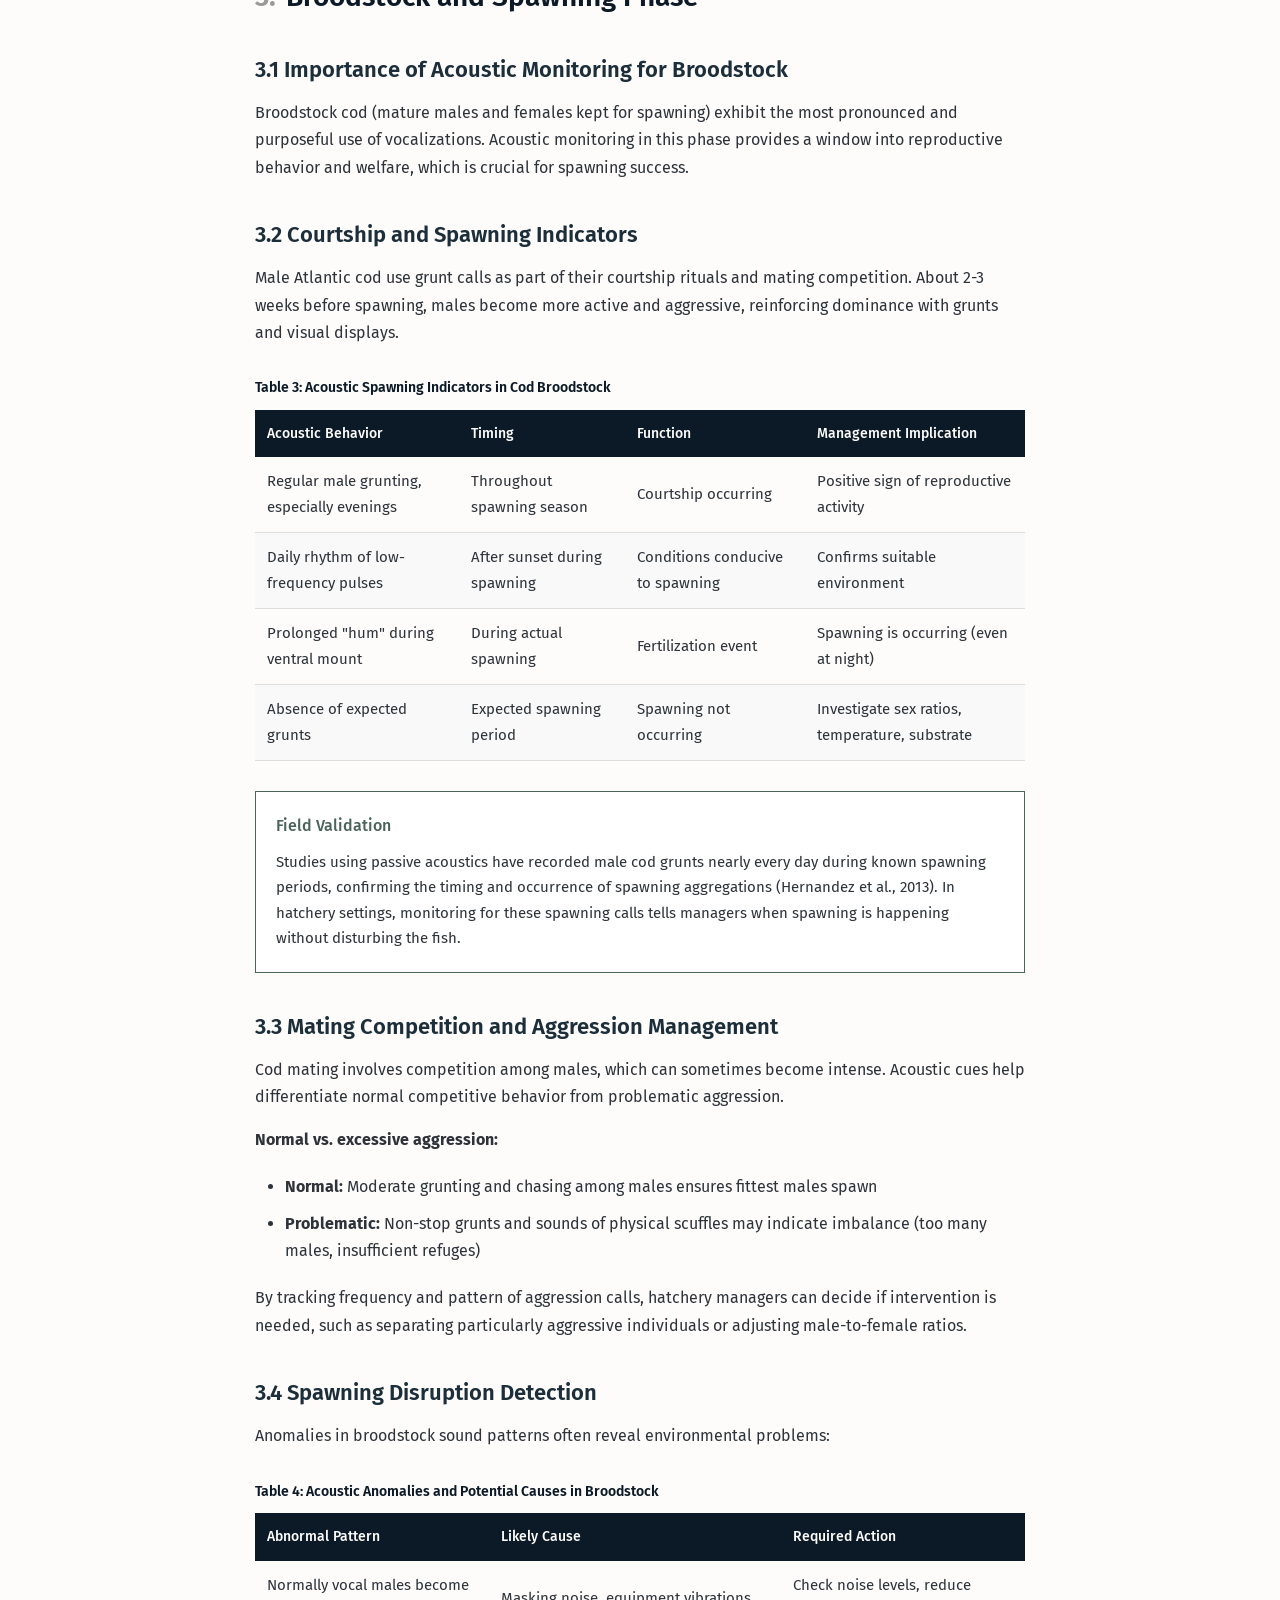
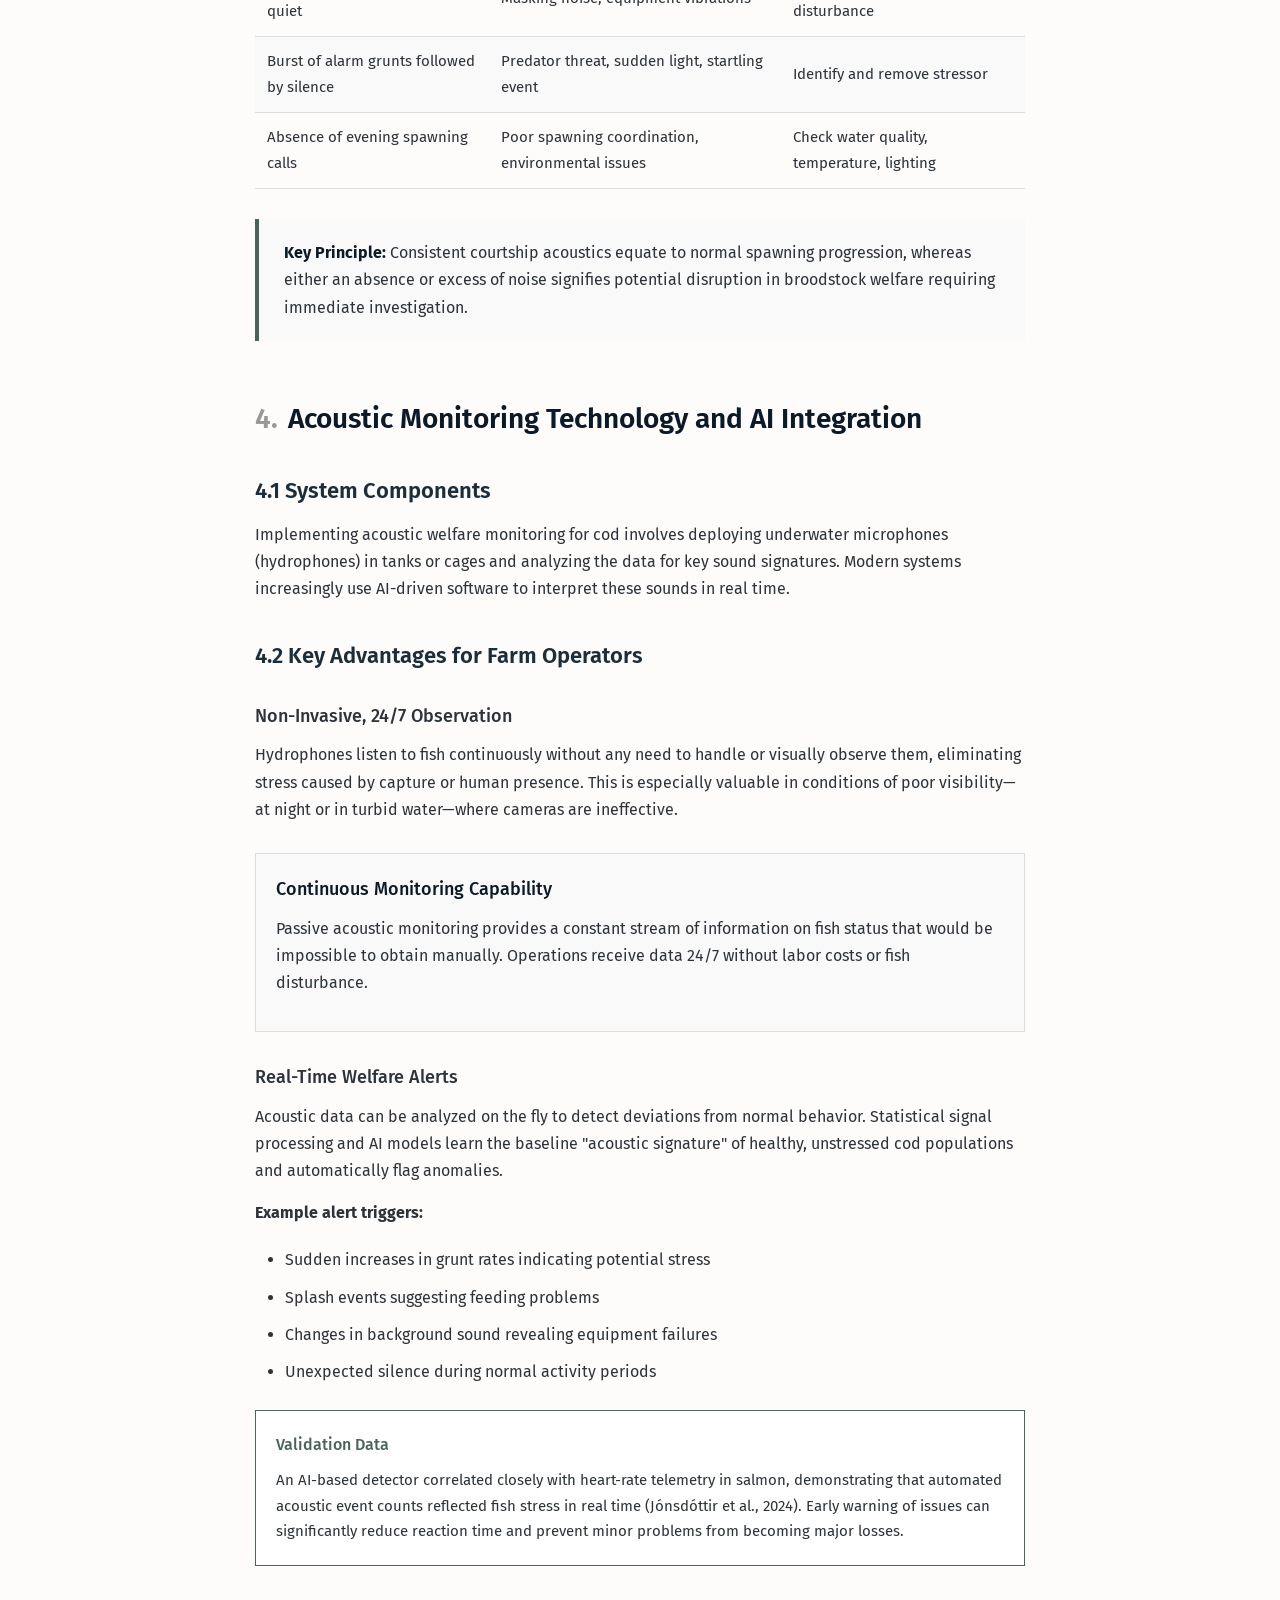
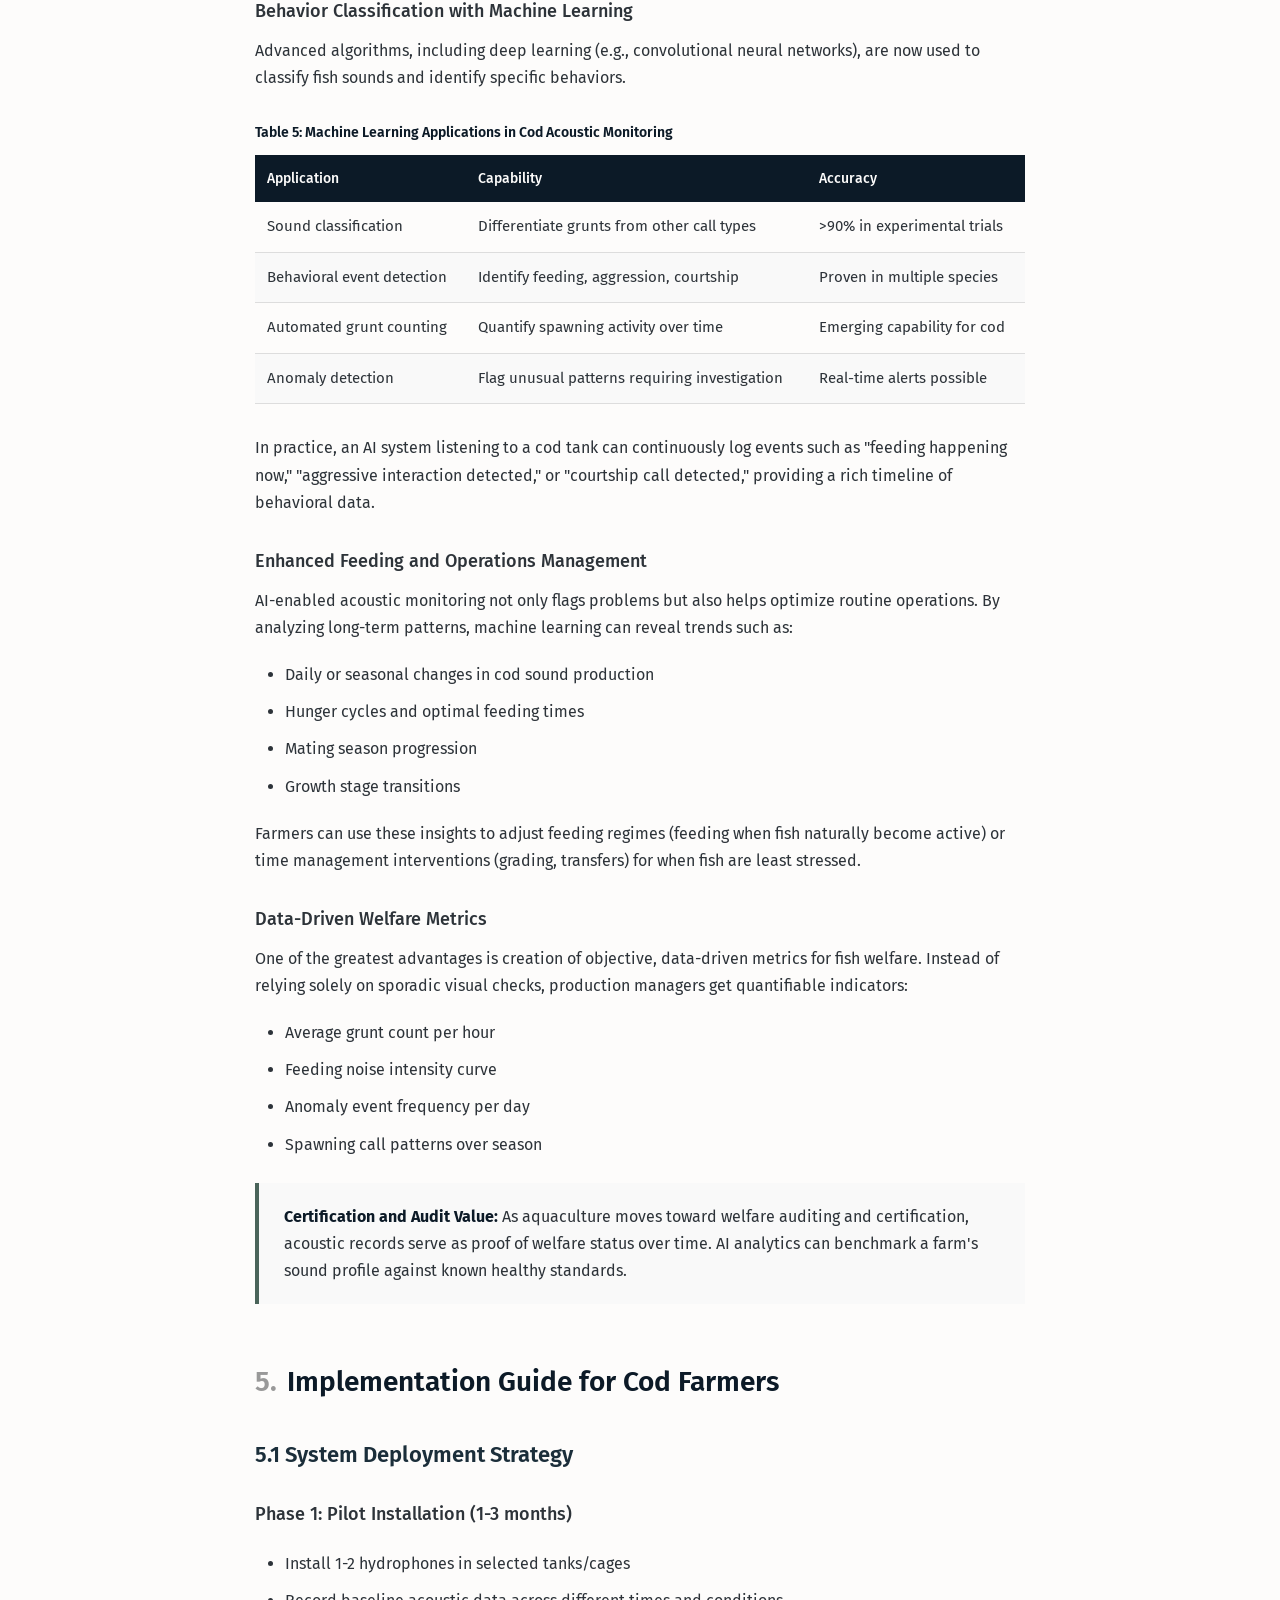
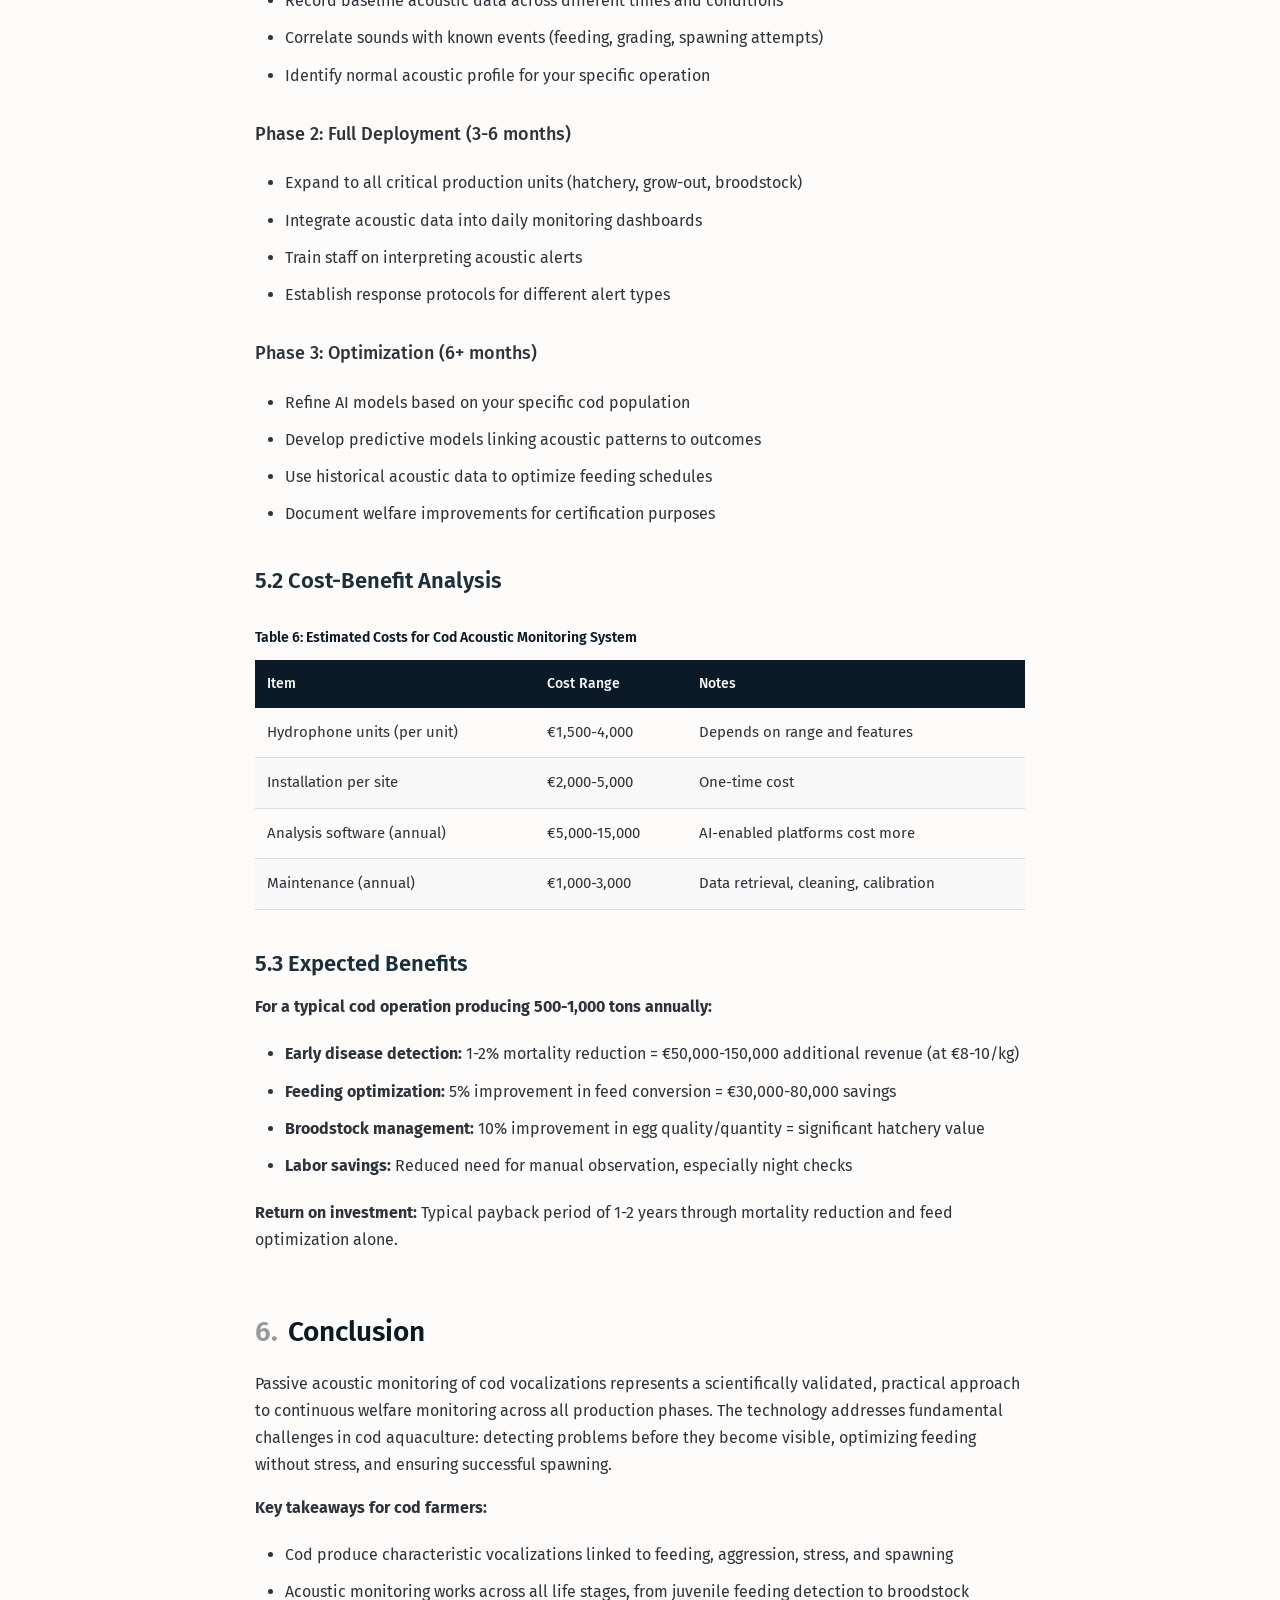
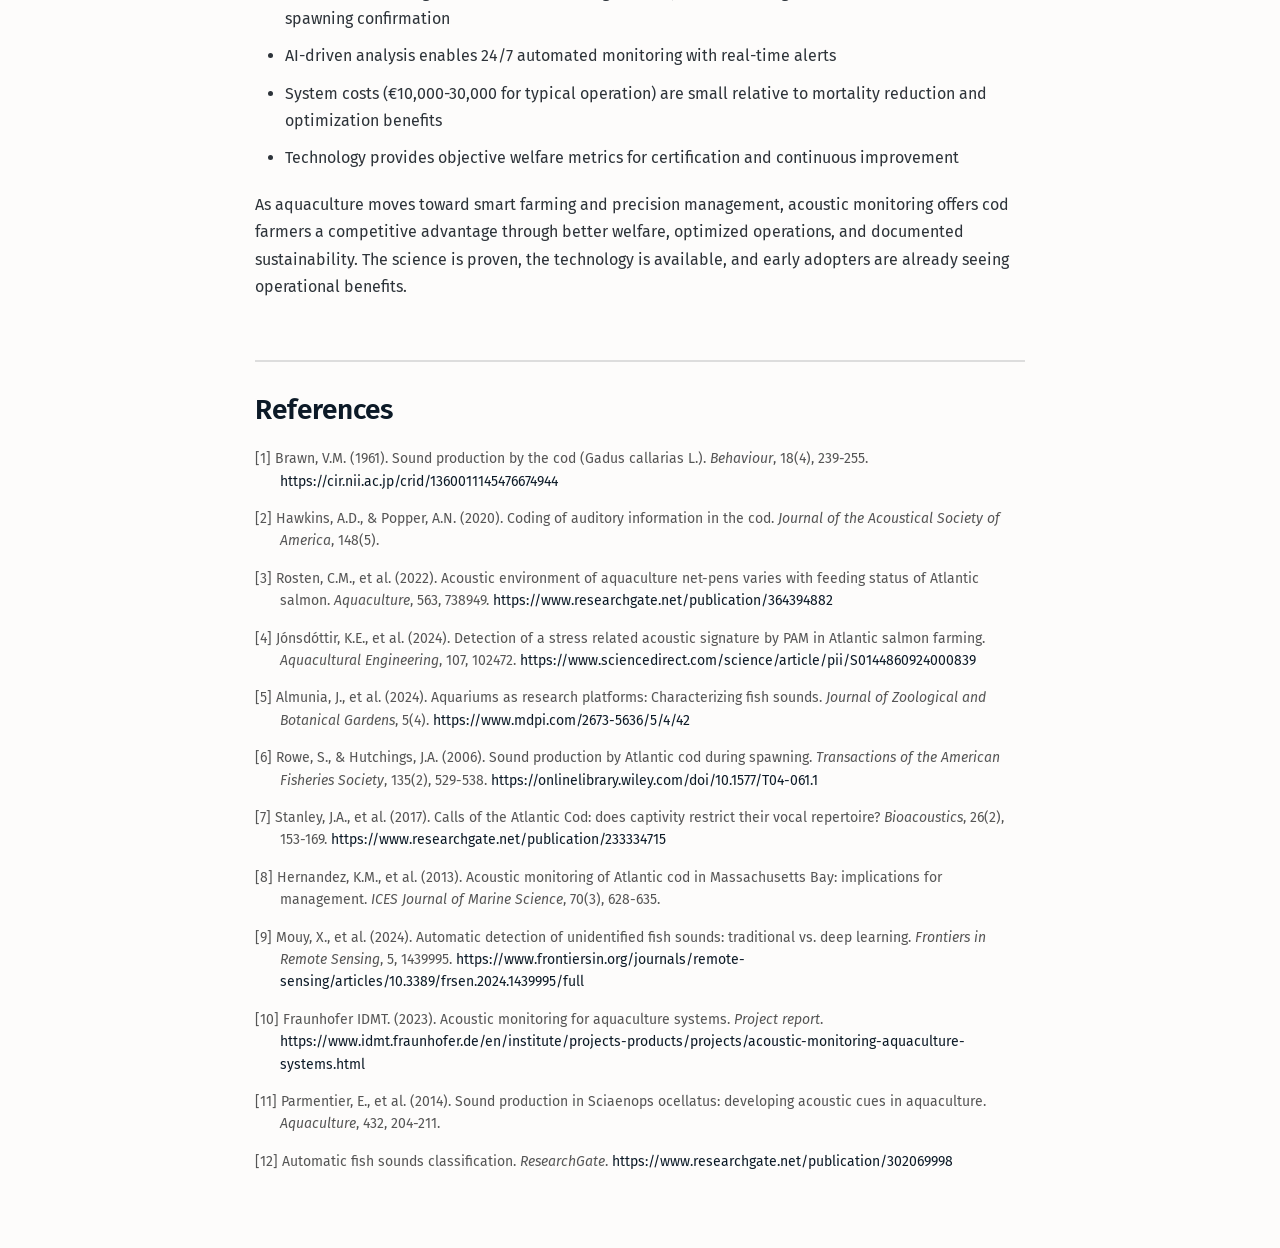
<file: Whitepapers/whitepaper-cod-acoustics.html>
<!DOCTYPE html>
<html lang="en">
<head>
    <meta charset="UTF-8">
    <meta name="viewport" content="width=device-width, initial-scale=1.0">
    <title>Using Cod Vocalizations for Welfare Monitoring - Technical White Paper</title>
    
    <!-- Fonts -->
    <link rel="preconnect" href="https://fonts.googleapis.com">
    <link rel="preconnect" href="https://fonts.gstatic.com" crossorigin>
    <link href="https://fonts.googleapis.com/css2?family=Fira+Sans:wght@300;400;500;600&display=swap" rel="stylesheet">
    
    <style>
        * {
            margin: 0;
            padding: 0;
            box-sizing: border-box;
        }
        
        html {
            scroll-behavior: smooth;
        }
        
        body {
            font-family: 'Fira Sans', sans-serif;
            font-weight: 400;
            color: #2D3339;
            background-color: #FDFCFB;
            line-height: 1.7;
            max-width: 850px;
            margin: 0 auto;
            padding: 60px 40px;
        }
        
        /* Header */
        .header {
            border-bottom: 2px solid #0C1A27;
            padding-bottom: 30px;
            margin-bottom: 50px;
        }
        
        .document-type {
            font-size: 12px;
            font-weight: 600;
            color: #666;
            text-transform: uppercase;
            letter-spacing: 1px;
            margin-bottom: 15px;
        }
        
        h1 {
            font-size: 36px;
            font-weight: 600;
            color: #0C1A27;
            line-height: 1.2;
            margin-bottom: 20px;
        }
        
        .subtitle {
            font-size: 18px;
            color: #666;
            font-weight: 300;
            margin-bottom: 30px;
        }
        
        .meta {
            font-size: 14px;
            color: #999;
        }
        
        /* Executive Summary */
        .executive-summary {
            background: #f5f5f5;
            border-left: 4px solid #0C1A27;
            padding: 30px;
            margin: 40px 0;
        }
        
        .executive-summary h2 {
            font-size: 18px;
            font-weight: 600;
            color: #0C1A27;
            margin-bottom: 15px;
            text-transform: uppercase;
            letter-spacing: 0.5px;
        }
        
        .executive-summary p {
            font-size: 16px;
            line-height: 1.7;
            margin-bottom: 12px;
        }
        
        .executive-summary p:last-child {
            margin-bottom: 0;
        }
        
        /* Typography */
        h2 {
            font-size: 28px;
            font-weight: 600;
            color: #0C1A27;
            margin-top: 60px;
            margin-bottom: 20px;
            line-height: 1.3;
        }
        
        h3 {
            font-size: 22px;
            font-weight: 600;
            color: #1B2E3A;
            margin-top: 40px;
            margin-bottom: 15px;
            line-height: 1.3;
        }
        
        h4 {
            font-size: 18px;
            font-weight: 500;
            color: #2D3339;
            margin-top: 30px;
            margin-bottom: 10px;
        }
        
        p {
            font-size: 16px;
            line-height: 1.7;
            margin-bottom: 15px;
            color: #2D3339;
        }
        
        /* Lists */
        ul, ol {
            margin: 20px 0;
            padding-left: 30px;
        }
        
        li {
            font-size: 16px;
            line-height: 1.7;
            margin-bottom: 10px;
            color: #2D3339;
        }
        
        /* Tables */
        table {
            width: 100%;
            border-collapse: collapse;
            margin: 30px 0;
            font-size: 15px;
        }
        
        table caption {
            font-size: 14px;
            font-weight: 600;
            color: #0C1A27;
            text-align: left;
            margin-bottom: 10px;
            caption-side: top;
        }
        
        th {
            background: #0C1A27;
            color: #FDFCFB;
            padding: 12px;
            text-align: left;
            font-weight: 500;
            font-size: 14px;
        }
        
        td {
            padding: 12px;
            border-bottom: 1px solid #ddd;
        }
        
        tr:nth-child(even) {
            background: #f9f9f9;
        }
        
        /* Data boxes */
        .data-box {
            background: #f9f9f9;
            border: 1px solid #ddd;
            padding: 20px;
            margin: 30px 0;
        }
        
        .data-box h4 {
            margin-top: 0;
            color: #0C1A27;
        }
        
        /* References */
        .references {
            margin-top: 60px;
            padding-top: 30px;
            border-top: 2px solid #ddd;
        }
        
        .references h2 {
            margin-top: 0;
        }
        
        .reference {
            font-size: 14px;
            line-height: 1.6;
            color: #555;
            margin-bottom: 15px;
            padding-left: 25px;
            text-indent: -25px;
        }
        
        .reference a {
            color: #0C1A27;
            text-decoration: none;
        }
        
        .reference a:hover {
            text-decoration: underline;
        }
        
        /* Key findings box */
        .key-finding {
            border-left: 4px solid #4A645A;
            background: #f9f9f9;
            padding: 20px 25px;
            margin: 25px 0;
        }
        
        .key-finding strong {
            color: #0C1A27;
        }
        
        /* Section numbers */
        .section-number {
            color: #999;
            font-weight: 600;
            margin-right: 10px;
        }
        
        /* Evidence box */
        .evidence-box {
            background: #fff;
            border: 1px solid #4A645A;
            padding: 20px;
            margin: 25px 0;
        }
        
        .evidence-box h4 {
            margin-top: 0;
            color: #4A645A;
            font-size: 16px;
        }
        
        .evidence-box p {
            font-size: 15px;
            margin-bottom: 10px;
        }
        
        .evidence-box p:last-child {
            margin-bottom: 0;
        }
        
        /* Print styles */
        @media print {
            body {
                padding: 20px;
                max-width: 100%;
            }
            
            .executive-summary {
                page-break-inside: avoid;
            }
            
            table {
                page-break-inside: avoid;
            }
        }
        
        /* Mobile */
        @media (max-width: 768px) {
            body {
                padding: 30px 20px;
            }
            
            h1 {
                font-size: 28px;
            }
            
            h2 {
                font-size: 24px;
            }
            
            table {
                font-size: 13px;
            }
            
            th, td {
                padding: 8px;
            }
        }
    </style>
</head>
<body>
    
    <!-- Header -->
    <div class="header">
        <div class="document-type">Technical White Paper</div>
        <h1>Using Cod Vocalizations for Welfare Monitoring in Aquaculture</h1>
        <div class="subtitle">Non-invasive acoustic monitoring across hatchery, grow-out, and broodstock phases</div>
        <div class="meta">UnheardHeard • 2025</div>
    </div>
    
    <!-- Executive Summary -->
    <div class="executive-summary">
        <h2>Executive Summary</h2>
        <p>Cod (Gadus morhua) are a soniferous (sound-producing) species that use low-frequency "grunt" calls in various social and feeding contexts. Recent advances in passive acoustic monitoring (PAM) offer fish farmers new, non-invasive ways to track cod behavior and welfare in real time.</p>
        <p>This white paper outlines how cod vocalizations and underwater acoustic sensing can be leveraged across different production phases—from hatchery and juveniles to grow-out and broodstock—to assess welfare indicators such as feeding activity, aggression, and stress.</p>
        <p>It also highlights how AI-driven analysis of hydrophone data can detect anomalies in sound patterns that may signal welfare problems, enabling proactive management.</p>
    </div>
    
    <!-- Main Content -->
    
    <h2><span class="section-number">1.</span>Hatchery and Juvenile Phase</h2>
    
    <h3>1.1 Acoustic Characteristics of Young Cod</h3>
    
    <p>Young cod in hatchery tanks or nursery systems produce relatively few deliberate vocalizations due to undeveloped drumming muscles. Audible grunts are typically observed once cod exceed approximately 37 cm in length. Nevertheless, acoustic cues can still be informative at this early stage.</p>
    
    <h3>1.2 Feeding Response Monitoring</h3>
    
    <p>Even without formal "calls," fish activity generates noise—for example, splashing or clicking sounds during feeding frenzies. A strong, consistent sound of juveniles actively snapping at feed indicates good appetite and normal behavior.</p>
    
    <div class="evidence-box">
        <h4>Research Evidence: Feeding Acoustics</h4>
        <p>Research in salmon net-pens has shown that the underwater soundscape clearly "mirrors the feeding status" of fish (Rosten et al., 2022). This suggests that passive acoustics can similarly track cod feeding patterns.</p>
    </div>
    
    <p><strong>Practical indicators:</strong></p>
    <ul>
        <li><strong>Normal feeding:</strong> Strong, consistent sounds during feeding times indicate vigorous feeding behavior</li>
        <li><strong>Poor feeding response:</strong> Unusually quiet tank during feeding may signal illness or suboptimal water conditions</li>
        <li><strong>Early detection:</strong> Continuous hydrophone monitoring alerts farmers to drops in feeding activity before visual symptoms appear</li>
    </ul>
    
    <h3>1.3 Stress and Disturbance Detection</h3>
    
    <p>Juvenile cod typically do not produce grunt calls when mildly stressed, but sudden agitation creates detectable changes in acoustic activity.</p>
    
    <table>
        <caption>Table 1: Acoustic Indicators of Stress in Juvenile Cod</caption>
        <thead>
            <tr>
                <th>Acoustic Pattern</th>
                <th>Interpretation</th>
                <th>Possible Cause</th>
            </tr>
        </thead>
        <tbody>
            <tr>
                <td>Burst of chaotic movement noise</td>
                <td>Acute stress or disturbance</td>
                <td>Loud noise, handling, predator presence</td>
            </tr>
            <tr>
                <td>Abnormally prolonged silence</td>
                <td>Severe stress (freezing behavior)</td>
                <td>Extreme fear, oxygen drop, tank impact</td>
            </tr>
            <tr>
                <td>Consistent baseline activity</td>
                <td>Normal welfare state</td>
                <td>Stable conditions, good water quality</td>
            </tr>
        </tbody>
    </table>
    
    <div class="key-finding">
        <strong>Comparative Data:</strong> In Atlantic salmon, a crowding stress test caused a 50-fold increase in detected acoustic events (Jónsdóttir et al., 2024). A comparable surge in tank noise for juvenile cod indicates acute stress requiring immediate investigation.
    </div>
    
    <h3>1.4 Background Noise Management</h3>
    
    <p>At the hatchery stage, managing background noise from pumps or machinery is critical. Excessive anthropogenic noise can:</p>
    <ul>
        <li>Interfere with cod behavior and communication</li>
        <li>Elevate stress levels</li>
        <li>Mask subtle acoustic cues from the fish</li>
    </ul>
    
    <p>Ensuring a stable, low-noise environment helps cod develop natural behavior patterns and makes their own sounds more detectable.</p>
    
    <h2><span class="section-number">2.</span>Grow-out (Production) Phase</h2>
    
    <h3>2.1 Vocal Repertoire in Production Phase</h3>
    
    <p>In the grow-out phase (sea cages or large onshore tanks), cod are larger and their vocal repertoire becomes more pronounced. Atlantic cod of both sexes produce characteristic grunt sounds year-round during social interactions.</p>
    
    <h3>2.2 Aggression and Social Stress Monitoring</h3>
    
    <p>Grunts serve as signals during aggressive encounters and territorial displays in cod. In farm conditions, heightened aggression might occur due to high stocking density, uneven fish sizes, or competition for feed.</p>
    
    <div class="data-box">
        <h4>Acoustic Indicators of Social Dynamics</h4>
        <p><strong>Elevated grunt frequency:</strong> Indicates fighting or bullying in the population, potentially due to overcrowding or competition for feed</p>
        <p><strong>"Knock" sounds:</strong> Additional aggressive vocalizations suggesting territorial disputes</p>
        <p><strong>Stable, low aggression calls:</strong> Suggests calm social hierarchy—indicator of good welfare</p>
    </div>
    
    <p><strong>Management applications:</strong> If hydrophones detect sustained increases in aggressive sound events, managers can investigate:</p>
    <ul>
        <li>Stocking density issues</li>
        <li>Inadequate feed distribution</li>
        <li>Other environmental stressors</li>
    </ul>
    
    <h3>2.3 Feeding Behavior Analysis</h3>
    
    <p>Cod primarily feed by suction and do not rely on sound to locate food, but feeding activity leaves a clear acoustic signature.</p>
    
    <table>
        <caption>Table 2: Acoustic Patterns During Feeding Events</caption>
        <thead>
            <tr>
                <th>Acoustic Pattern</th>
                <th>Normal Interpretation</th>
                <th>Abnormal Interpretation</th>
            </tr>
        </thead>
        <tbody>
            <tr>
                <td>Brief rise in underwater sound intensity</td>
                <td>Normal feeding response</td>
                <td>Weak response may indicate health problems</td>
            </tr>
            <tr>
                <td>Steady decline after feeding</td>
                <td>Fish becoming satiated</td>
                <td>—</td>
            </tr>
            <tr>
                <td>Extended frantic noise during feeding</td>
                <td>—</td>
                <td>High competition or insufficient feed</td>
            </tr>
            <tr>
                <td>Grunts after feeding ends</td>
                <td>—</td>
                <td>Fish fighting due to hunger or inequitable access</td>
            </tr>
        </tbody>
    </table>
    
    <div class="evidence-box">
        <h4>Research Finding: Post-Feeding Aggression</h4>
        <p>Classic study by Brawn (1961) showed that cod do not use sounds to compete directly for food, but food stimulation increased aggressive interactions shortly after feeding. This indicates that post-feeding hydrophone data showing many grunts or collision sounds may mean fish are fighting due to hunger or inequitable feed access.</p>
    </div>
    
    <h3>2.4 Stress and Anomaly Detection</h3>
    
    <p>Beyond routine behavior, PAM can catch unanticipated problems in grow-out systems. An abrupt change in acoustic pattern may indicate:</p>
    
    <ul>
        <li>Predator intrusions (seals, birds causing panic)</li>
        <li>Environmental discomfort (pump failure altering water quality)</li>
        <li>Equipment malfunctions before they cause major issues</li>
    </ul>
    
    <div class="key-finding">
        <strong>Automated Detection Capability:</strong> A 2024 study applied an algorithm during salmon crowding and recorded up to 1,000 acoustic events per 10 minutes at peak stress, versus approximately 20 events normally. The spike corresponded closely with biometric stress signals (elevated heart rate, frantic activity).
    </div>
    
    <p>For cod in grow-out, similar real-time acoustic alarms enable early intervention before visible symptoms appear. Increased noise volatility is a telltale sign of distress, whereas a consistent daily acoustic profile implies stable conditions.</p>
    
    <h2><span class="section-number">3.</span>Broodstock and Spawning Phase</h2>
    
    <h3>3.1 Importance of Acoustic Monitoring for Broodstock</h3>
    
    <p>Broodstock cod (mature males and females kept for spawning) exhibit the most pronounced and purposeful use of vocalizations. Acoustic monitoring in this phase provides a window into reproductive behavior and welfare, which is crucial for spawning success.</p>
    
    <h3>3.2 Courtship and Spawning Indicators</h3>
    
    <p>Male Atlantic cod use grunt calls as part of their courtship rituals and mating competition. About 2-3 weeks before spawning, males become more active and aggressive, reinforcing dominance with grunts and visual displays.</p>
    
    <table>
        <caption>Table 3: Acoustic Spawning Indicators in Cod Broodstock</caption>
        <thead>
            <tr>
                <th>Acoustic Behavior</th>
                <th>Timing</th>
                <th>Function</th>
                <th>Management Implication</th>
            </tr>
        </thead>
        <tbody>
            <tr>
                <td>Regular male grunting, especially evenings</td>
                <td>Throughout spawning season</td>
                <td>Courtship occurring</td>
                <td>Positive sign of reproductive activity</td>
            </tr>
            <tr>
                <td>Daily rhythm of low-frequency pulses</td>
                <td>After sunset during spawning</td>
                <td>Conditions conducive to spawning</td>
                <td>Confirms suitable environment</td>
            </tr>
            <tr>
                <td>Prolonged "hum" during ventral mount</td>
                <td>During actual spawning</td>
                <td>Fertilization event</td>
                <td>Spawning is occurring (even at night)</td>
            </tr>
            <tr>
                <td>Absence of expected grunts</td>
                <td>Expected spawning period</td>
                <td>Spawning not occurring</td>
                <td>Investigate sex ratios, temperature, substrate</td>
            </tr>
        </tbody>
    </table>
    
    <div class="evidence-box">
        <h4>Field Validation</h4>
        <p>Studies using passive acoustics have recorded male cod grunts nearly every day during known spawning periods, confirming the timing and occurrence of spawning aggregations (Hernandez et al., 2013). In hatchery settings, monitoring for these spawning calls tells managers when spawning is happening without disturbing the fish.</p>
    </div>
    
    <h3>3.3 Mating Competition and Aggression Management</h3>
    
    <p>Cod mating involves competition among males, which can sometimes become intense. Acoustic cues help differentiate normal competitive behavior from problematic aggression.</p>
    
    <p><strong>Normal vs. excessive aggression:</strong></p>
    <ul>
        <li><strong>Normal:</strong> Moderate grunting and chasing among males ensures fittest males spawn</li>
        <li><strong>Problematic:</strong> Non-stop grunts and sounds of physical scuffles may indicate imbalance (too many males, insufficient refuges)</li>
    </ul>
    
    <p>By tracking frequency and pattern of aggression calls, hatchery managers can decide if intervention is needed, such as separating particularly aggressive individuals or adjusting male-to-female ratios.</p>
    
    <h3>3.4 Spawning Disruption Detection</h3>
    
    <p>Anomalies in broodstock sound patterns often reveal environmental problems:</p>
    
    <table>
        <caption>Table 4: Acoustic Anomalies and Potential Causes in Broodstock</caption>
        <thead>
            <tr>
                <th>Abnormal Pattern</th>
                <th>Likely Cause</th>
                <th>Required Action</th>
            </tr>
        </thead>
        <tbody>
            <tr>
                <td>Normally vocal males become quiet</td>
                <td>Masking noise, equipment vibrations</td>
                <td>Check noise levels, reduce disturbance</td>
            </tr>
            <tr>
                <td>Burst of alarm grunts followed by silence</td>
                <td>Predator threat, sudden light, startling event</td>
                <td>Identify and remove stressor</td>
            </tr>
            <tr>
                <td>Absence of evening spawning calls</td>
                <td>Poor spawning coordination, environmental issues</td>
                <td>Check water quality, temperature, lighting</td>
            </tr>
        </tbody>
    </table>
    
    <div class="key-finding">
        <strong>Key Principle:</strong> Consistent courtship acoustics equate to normal spawning progression, whereas either an absence or excess of noise signifies potential disruption in broodstock welfare requiring immediate investigation.
    </div>
    
    <h2><span class="section-number">4.</span>Acoustic Monitoring Technology and AI Integration</h2>
    
    <h3>4.1 System Components</h3>
    
    <p>Implementing acoustic welfare monitoring for cod involves deploying underwater microphones (hydrophones) in tanks or cages and analyzing the data for key sound signatures. Modern systems increasingly use AI-driven software to interpret these sounds in real time.</p>
    
    <h3>4.2 Key Advantages for Farm Operators</h3>
    
    <h4>Non-Invasive, 24/7 Observation</h4>
    
    <p>Hydrophones listen to fish continuously without any need to handle or visually observe them, eliminating stress caused by capture or human presence. This is especially valuable in conditions of poor visibility—at night or in turbid water—where cameras are ineffective.</p>
    
    <div class="data-box">
        <h4>Continuous Monitoring Capability</h4>
        <p>Passive acoustic monitoring provides a constant stream of information on fish status that would be impossible to obtain manually. Operations receive data 24/7 without labor costs or fish disturbance.</p>
    </div>
    
    <h4>Real-Time Welfare Alerts</h4>
    
    <p>Acoustic data can be analyzed on the fly to detect deviations from normal behavior. Statistical signal processing and AI models learn the baseline "acoustic signature" of healthy, unstressed cod populations and automatically flag anomalies.</p>
    
    <p><strong>Example alert triggers:</strong></p>
    <ul>
        <li>Sudden increases in grunt rates indicating potential stress</li>
        <li>Splash events suggesting feeding problems</li>
        <li>Changes in background sound revealing equipment failures</li>
        <li>Unexpected silence during normal activity periods</li>
    </ul>
    
    <div class="evidence-box">
        <h4>Validation Data</h4>
        <p>An AI-based detector correlated closely with heart-rate telemetry in salmon, demonstrating that automated acoustic event counts reflected fish stress in real time (Jónsdóttir et al., 2024). Early warning of issues can significantly reduce reaction time and prevent minor problems from becoming major losses.</p>
    </div>
    
    <h4>Behavior Classification with Machine Learning</h4>
    
    <p>Advanced algorithms, including deep learning (e.g., convolutional neural networks), are now used to classify fish sounds and identify specific behaviors.</p>
    
    <table>
        <caption>Table 5: Machine Learning Applications in Cod Acoustic Monitoring</caption>
        <thead>
            <tr>
                <th>Application</th>
                <th>Capability</th>
                <th>Accuracy</th>
            </tr>
        </thead>
        <tbody>
            <tr>
                <td>Sound classification</td>
                <td>Differentiate grunts from other call types</td>
                <td>&gt;90% in experimental trials</td>
            </tr>
            <tr>
                <td>Behavioral event detection</td>
                <td>Identify feeding, aggression, courtship</td>
                <td>Proven in multiple species</td>
            </tr>
            <tr>
                <td>Automated grunt counting</td>
                <td>Quantify spawning activity over time</td>
                <td>Emerging capability for cod</td>
            </tr>
            <tr>
                <td>Anomaly detection</td>
                <td>Flag unusual patterns requiring investigation</td>
                <td>Real-time alerts possible</td>
            </tr>
        </tbody>
    </table>
    
    <p>In practice, an AI system listening to a cod tank can continuously log events such as "feeding happening now," "aggressive interaction detected," or "courtship call detected," providing a rich timeline of behavioral data.</p>
    
    <h4>Enhanced Feeding and Operations Management</h4>
    
    <p>AI-enabled acoustic monitoring not only flags problems but also helps optimize routine operations. By analyzing long-term patterns, machine learning can reveal trends such as:</p>
    
    <ul>
        <li>Daily or seasonal changes in cod sound production</li>
        <li>Hunger cycles and optimal feeding times</li>
        <li>Mating season progression</li>
        <li>Growth stage transitions</li>
    </ul>
    
    <p>Farmers can use these insights to adjust feeding regimes (feeding when fish naturally become active) or time management interventions (grading, transfers) for when fish are least stressed.</p>
    
    <h4>Data-Driven Welfare Metrics</h4>
    
    <p>One of the greatest advantages is creation of objective, data-driven metrics for fish welfare. Instead of relying solely on sporadic visual checks, production managers get quantifiable indicators:</p>
    
    <ul>
        <li>Average grunt count per hour</li>
        <li>Feeding noise intensity curve</li>
        <li>Anomaly event frequency per day</li>
        <li>Spawning call patterns over season</li>
    </ul>
    
    <div class="key-finding">
        <strong>Certification and Audit Value:</strong> As aquaculture moves toward welfare auditing and certification, acoustic records serve as proof of welfare status over time. AI analytics can benchmark a farm's sound profile against known healthy standards.
    </div>
    
    <h2><span class="section-number">5.</span>Implementation Guide for Cod Farmers</h2>
    
    <h3>5.1 System Deployment Strategy</h3>
    
    <h4>Phase 1: Pilot Installation (1-3 months)</h4>
    <ul>
        <li>Install 1-2 hydrophones in selected tanks/cages</li>
        <li>Record baseline acoustic data across different times and conditions</li>
        <li>Correlate sounds with known events (feeding, grading, spawning attempts)</li>
        <li>Identify normal acoustic profile for your specific operation</li>
    </ul>
    
    <h4>Phase 2: Full Deployment (3-6 months)</h4>
    <ul>
        <li>Expand to all critical production units (hatchery, grow-out, broodstock)</li>
        <li>Integrate acoustic data into daily monitoring dashboards</li>
        <li>Train staff on interpreting acoustic alerts</li>
        <li>Establish response protocols for different alert types</li>
    </ul>
    
    <h4>Phase 3: Optimization (6+ months)</h4>
    <ul>
        <li>Refine AI models based on your specific cod population</li>
        <li>Develop predictive models linking acoustic patterns to outcomes</li>
        <li>Use historical acoustic data to optimize feeding schedules</li>
        <li>Document welfare improvements for certification purposes</li>
    </ul>
    
    <h3>5.2 Cost-Benefit Analysis</h3>
    
    <table>
        <caption>Table 6: Estimated Costs for Cod Acoustic Monitoring System</caption>
        <thead>
            <tr>
                <th>Item</th>
                <th>Cost Range</th>
                <th>Notes</th>
            </tr>
        </thead>
        <tbody>
            <tr>
                <td>Hydrophone units (per unit)</td>
                <td>€1,500-4,000</td>
                <td>Depends on range and features</td>
            </tr>
            <tr>
                <td>Installation per site</td>
                <td>€2,000-5,000</td>
                <td>One-time cost</td>
            </tr>
            <tr>
                <td>Analysis software (annual)</td>
                <td>€5,000-15,000</td>
                <td>AI-enabled platforms cost more</td>
            </tr>
            <tr>
                <td>Maintenance (annual)</td>
                <td>€1,000-3,000</td>
                <td>Data retrieval, cleaning, calibration</td>
            </tr>
        </tbody>
    </table>
    
    <h3>5.3 Expected Benefits</h3>
    
    <p><strong>For a typical cod operation producing 500-1,000 tons annually:</strong></p>
    
    <ul>
        <li><strong>Early disease detection:</strong> 1-2% mortality reduction = €50,000-150,000 additional revenue (at €8-10/kg)</li>
        <li><strong>Feeding optimization:</strong> 5% improvement in feed conversion = €30,000-80,000 savings</li>
        <li><strong>Broodstock management:</strong> 10% improvement in egg quality/quantity = significant hatchery value</li>
        <li><strong>Labor savings:</strong> Reduced need for manual observation, especially night checks</li>
    </ul>
    
    <p><strong>Return on investment:</strong> Typical payback period of 1-2 years through mortality reduction and feed optimization alone.</p>
    
    <h2><span class="section-number">6.</span>Conclusion</h2>
    
    <p>Passive acoustic monitoring of cod vocalizations represents a scientifically validated, practical approach to continuous welfare monitoring across all production phases. The technology addresses fundamental challenges in cod aquaculture: detecting problems before they become visible, optimizing feeding without stress, and ensuring successful spawning.</p>
    
    <p><strong>Key takeaways for cod farmers:</strong></p>
    
    <ul>
        <li>Cod produce characteristic vocalizations linked to feeding, aggression, stress, and spawning</li>
        <li>Acoustic monitoring works across all life stages, from juvenile feeding detection to broodstock spawning confirmation</li>
        <li>AI-driven analysis enables 24/7 automated monitoring with real-time alerts</li>
        <li>System costs (€10,000-30,000 for typical operation) are small relative to mortality reduction and optimization benefits</li>
        <li>Technology provides objective welfare metrics for certification and continuous improvement</li>
    </ul>
    
    <p>As aquaculture moves toward smart farming and precision management, acoustic monitoring offers cod farmers a competitive advantage through better welfare, optimized operations, and documented sustainability. The science is proven, the technology is available, and early adopters are already seeing operational benefits.</p>
    
    <!-- References -->
    <div class="references">
        <h2>References</h2>
        
        <div class="reference">[1] Brawn, V.M. (1961). Sound production by the cod (Gadus callarias L.). <em>Behaviour</em>, 18(4), 239-255. <a href="https://cir.nii.ac.jp/crid/1360011145476674944" target="_blank">https://cir.nii.ac.jp/crid/1360011145476674944</a></div>
        
        <div class="reference">[2] Hawkins, A.D., & Popper, A.N. (2020). Coding of auditory information in the cod. <em>Journal of the Acoustical Society of America</em>, 148(5).</div>
        
        <div class="reference">[3] Rosten, C.M., et al. (2022). Acoustic environment of aquaculture net-pens varies with feeding status of Atlantic salmon. <em>Aquaculture</em>, 563, 738949. <a href="https://www.researchgate.net/publication/364394882" target="_blank">https://www.researchgate.net/publication/364394882</a></div>
        
        <div class="reference">[4] Jónsdóttir, K.E., et al. (2024). Detection of a stress related acoustic signature by PAM in Atlantic salmon farming. <em>Aquacultural Engineering</em>, 107, 102472. <a href="https://www.sciencedirect.com/science/article/pii/S0144860924000839" target="_blank">https://www.sciencedirect.com/science/article/pii/S0144860924000839</a></div>
        
        <div class="reference">[5] Almunia, J., et al. (2024). Aquariums as research platforms: Characterizing fish sounds. <em>Journal of Zoological and Botanical Gardens</em>, 5(4). <a href="https://www.mdpi.com/2673-5636/5/4/42" target="_blank">https://www.mdpi.com/2673-5636/5/4/42</a></div>
        
        <div class="reference">[6] Rowe, S., & Hutchings, J.A. (2006). Sound production by Atlantic cod during spawning. <em>Transactions of the American Fisheries Society</em>, 135(2), 529-538. <a href="https://onlinelibrary.wiley.com/doi/10.1577/T04-061.1" target="_blank">https://onlinelibrary.wiley.com/doi/10.1577/T04-061.1</a></div>
        
        <div class="reference">[7] Stanley, J.A., et al. (2017). Calls of the Atlantic Cod: does captivity restrict their vocal repertoire? <em>Bioacoustics</em>, 26(2), 153-169. <a href="https://www.researchgate.net/publication/233334715" target="_blank">https://www.researchgate.net/publication/233334715</a></div>
        
        <div class="reference">[8] Hernandez, K.M., et al. (2013). Acoustic monitoring of Atlantic cod in Massachusetts Bay: implications for management. <em>ICES Journal of Marine Science</em>, 70(3), 628-635.</div>
        
        <div class="reference">[9] Mouy, X., et al. (2024). Automatic detection of unidentified fish sounds: traditional vs. deep learning. <em>Frontiers in Remote Sensing</em>, 5, 1439995. <a href="https://www.frontiersin.org/journals/remote-sensing/articles/10.3389/frsen.2024.1439995/full" target="_blank">https://www.frontiersin.org/journals/remote-sensing/articles/10.3389/frsen.2024.1439995/full</a></div>
        
        <div class="reference">[10] Fraunhofer IDMT. (2023). Acoustic monitoring for aquaculture systems. <em>Project report</em>. <a href="https://www.idmt.fraunhofer.de/en/institute/projects-products/projects/acoustic-monitoring-aquaculture-systems.html" target="_blank">https://www.idmt.fraunhofer.de/en/institute/projects-products/projects/acoustic-monitoring-aquaculture-systems.html</a></div>
        
        <div class="reference">[11] Parmentier, E., et al. (2014). Sound production in Sciaenops ocellatus: developing acoustic cues in aquaculture. <em>Aquaculture</em>, 432, 204-211.</div>
        
        <div class="reference">[12] Automatic fish sounds classification. <em>ResearchGate</em>. <a href="https://www.researchgate.net/publication/302069998_Automatic_fish_sounds_classification" target="_blank">https://www.researchgate.net/publication/302069998</a></div>
    </div>
    
</body>
</html>
</file>
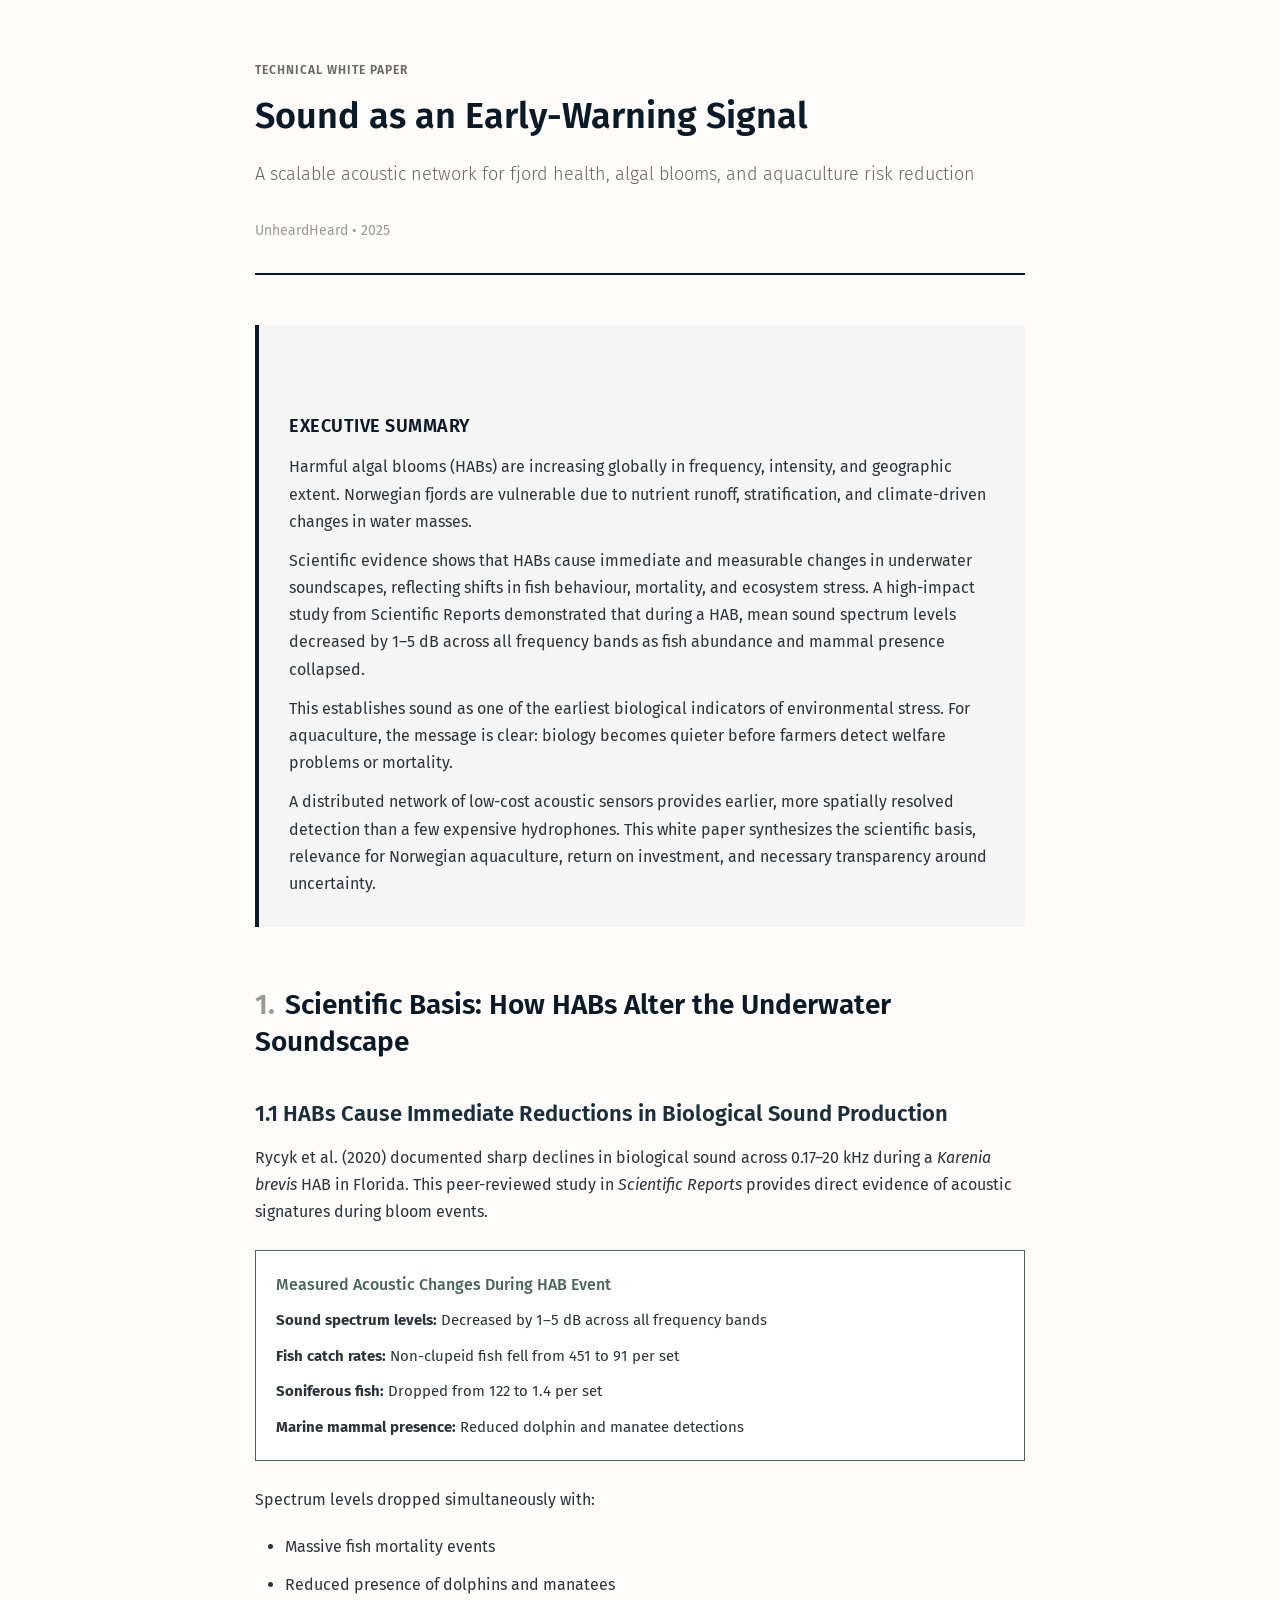
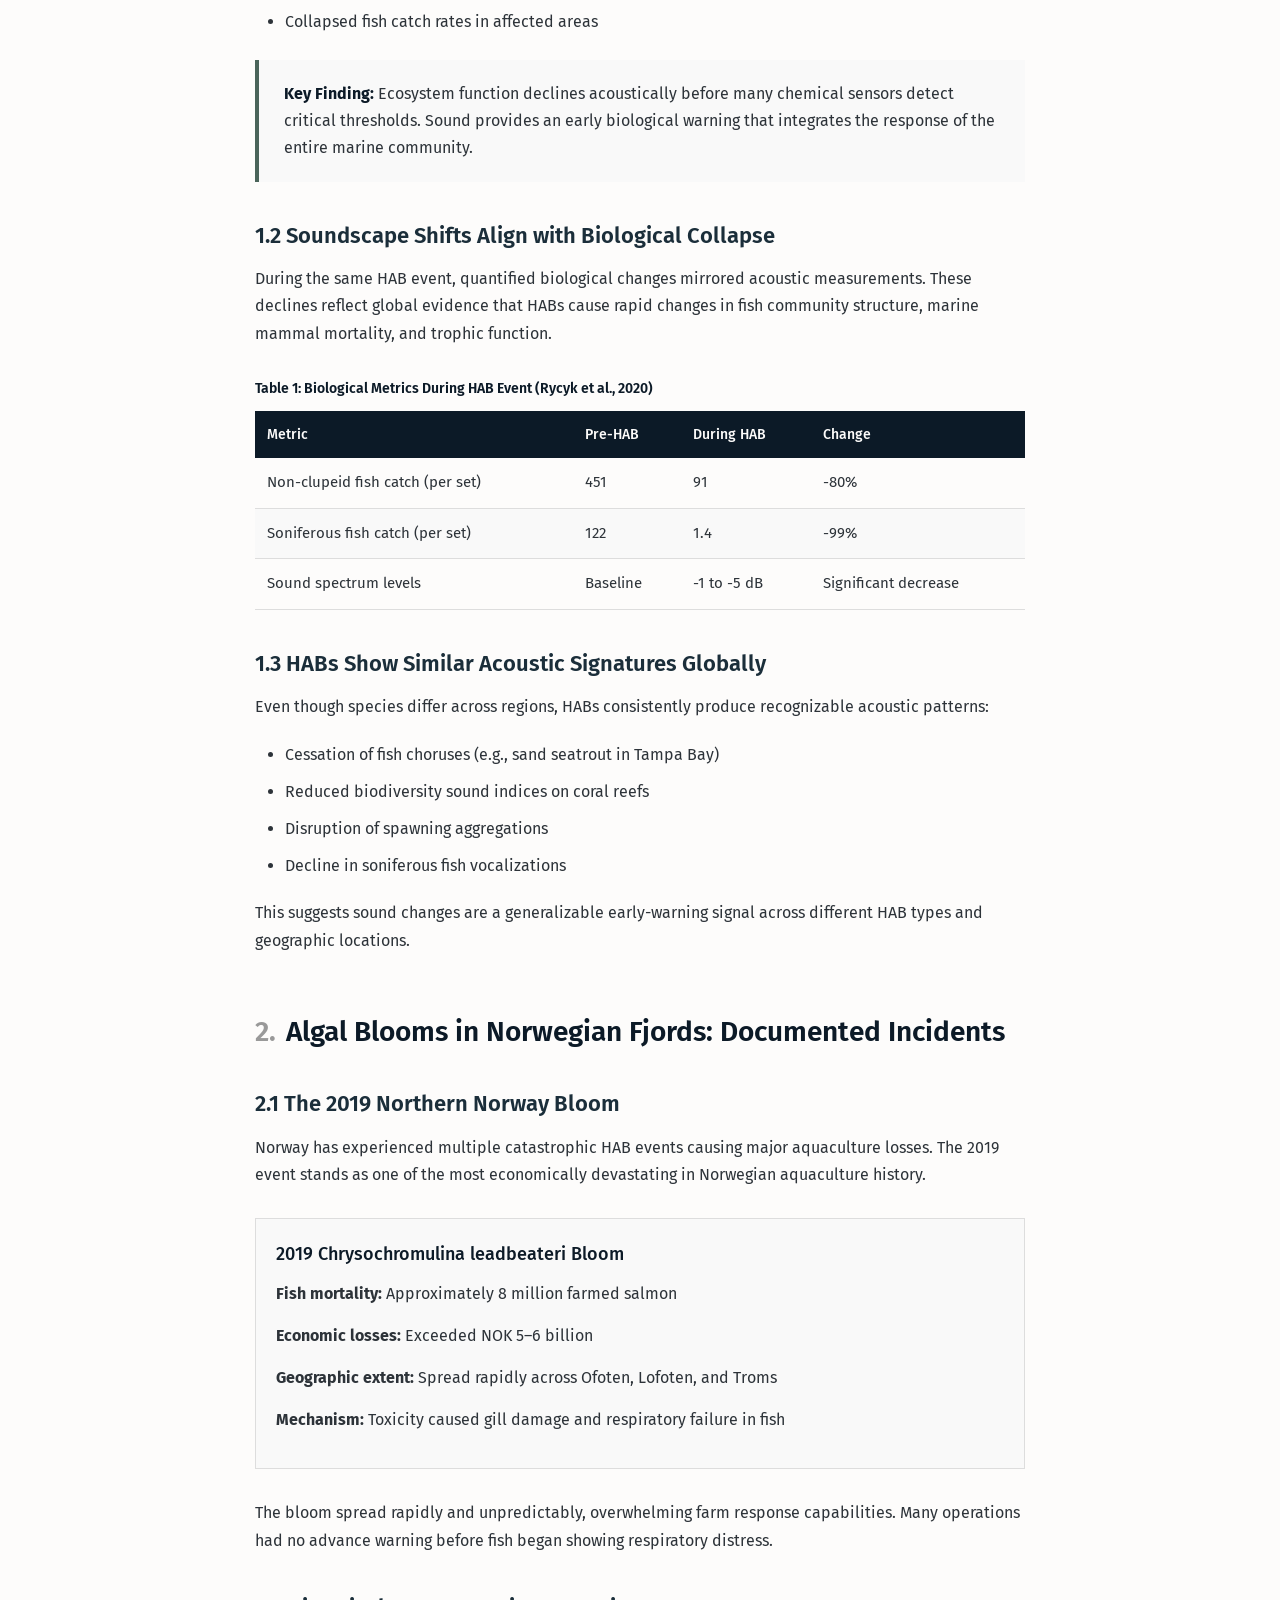
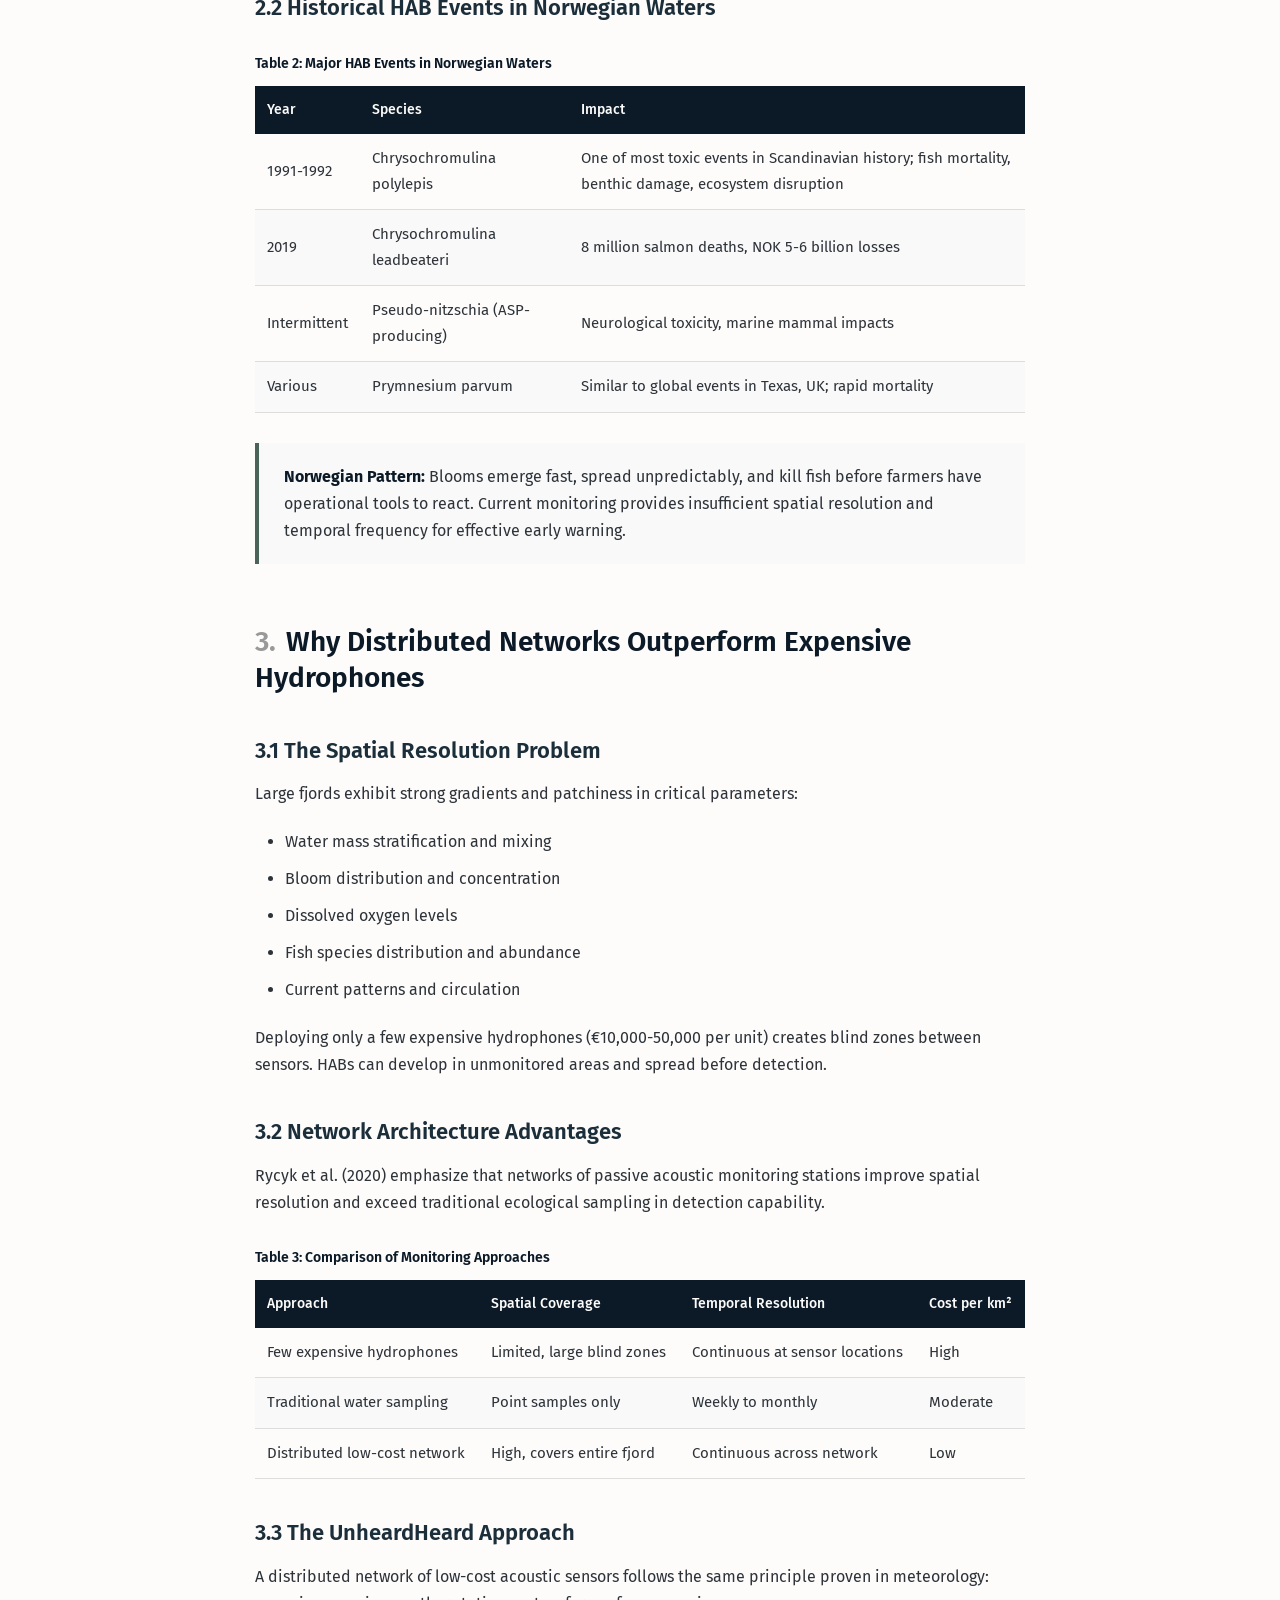
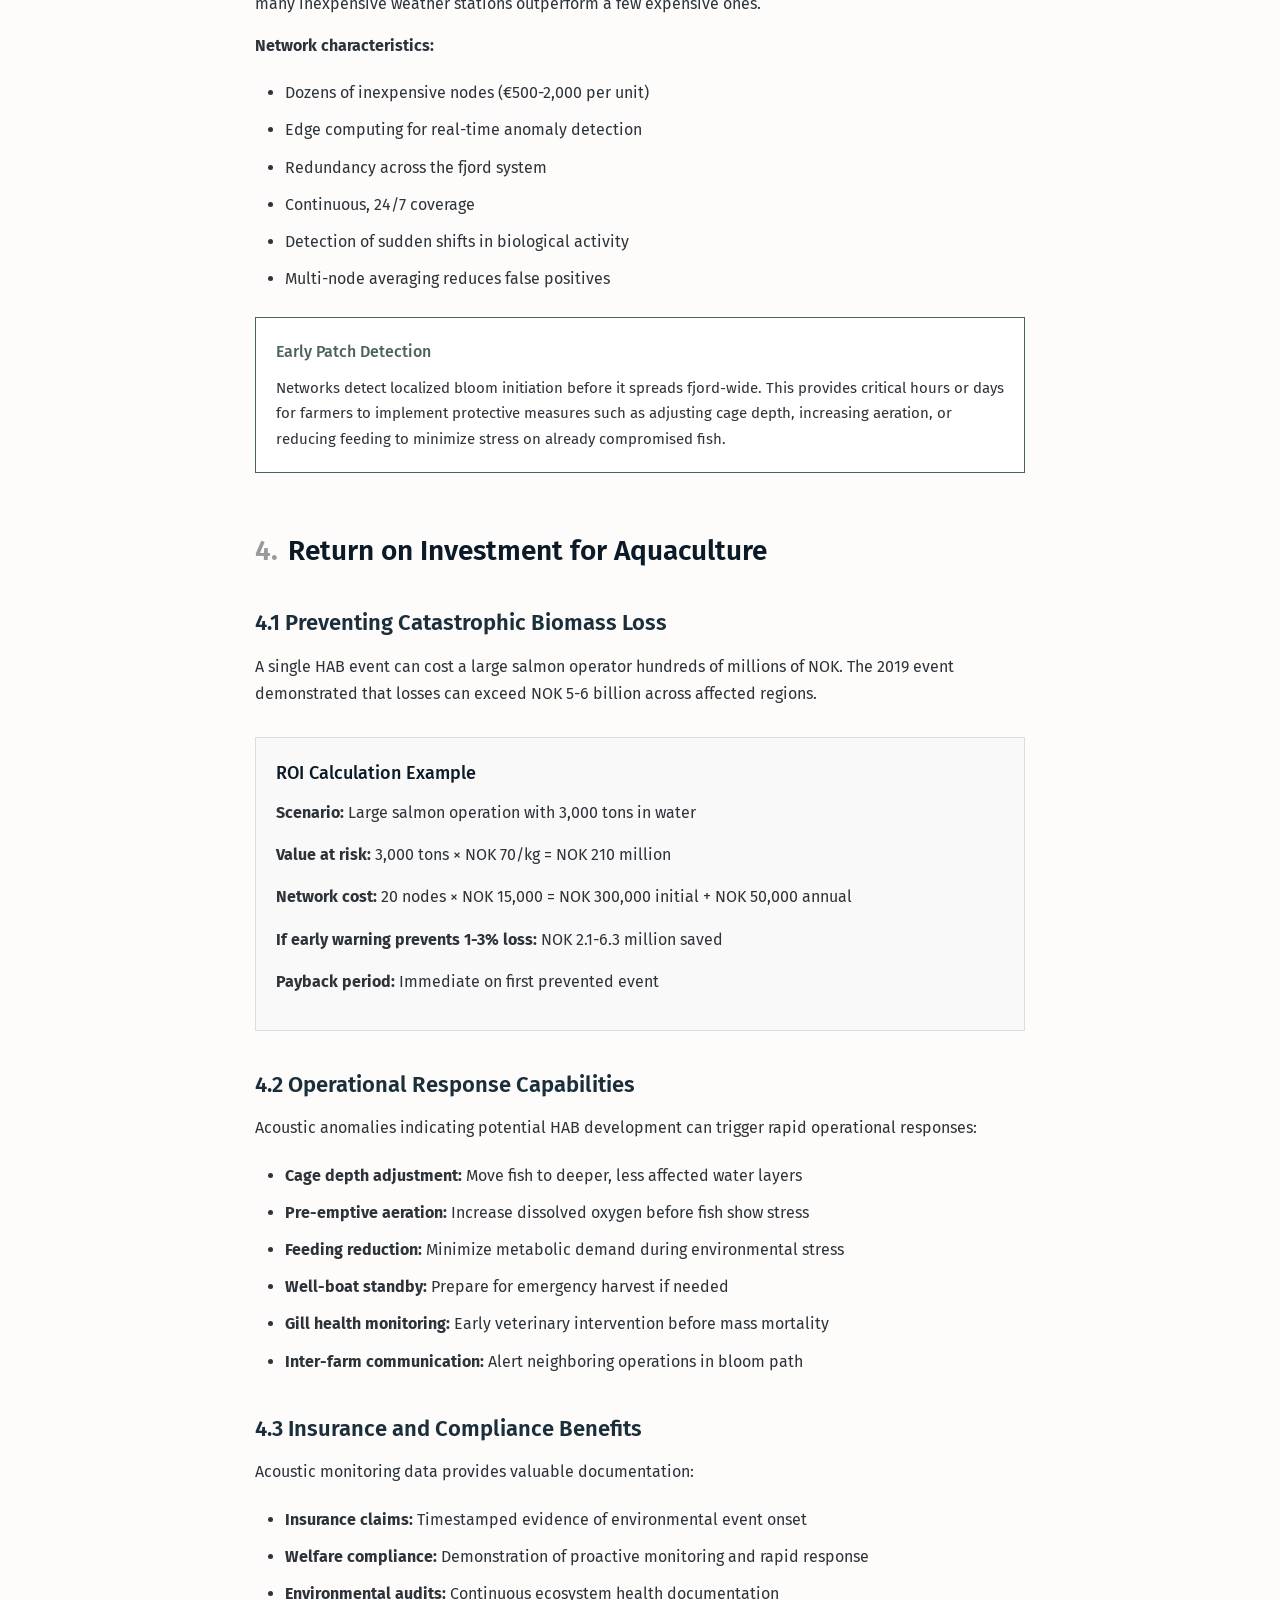
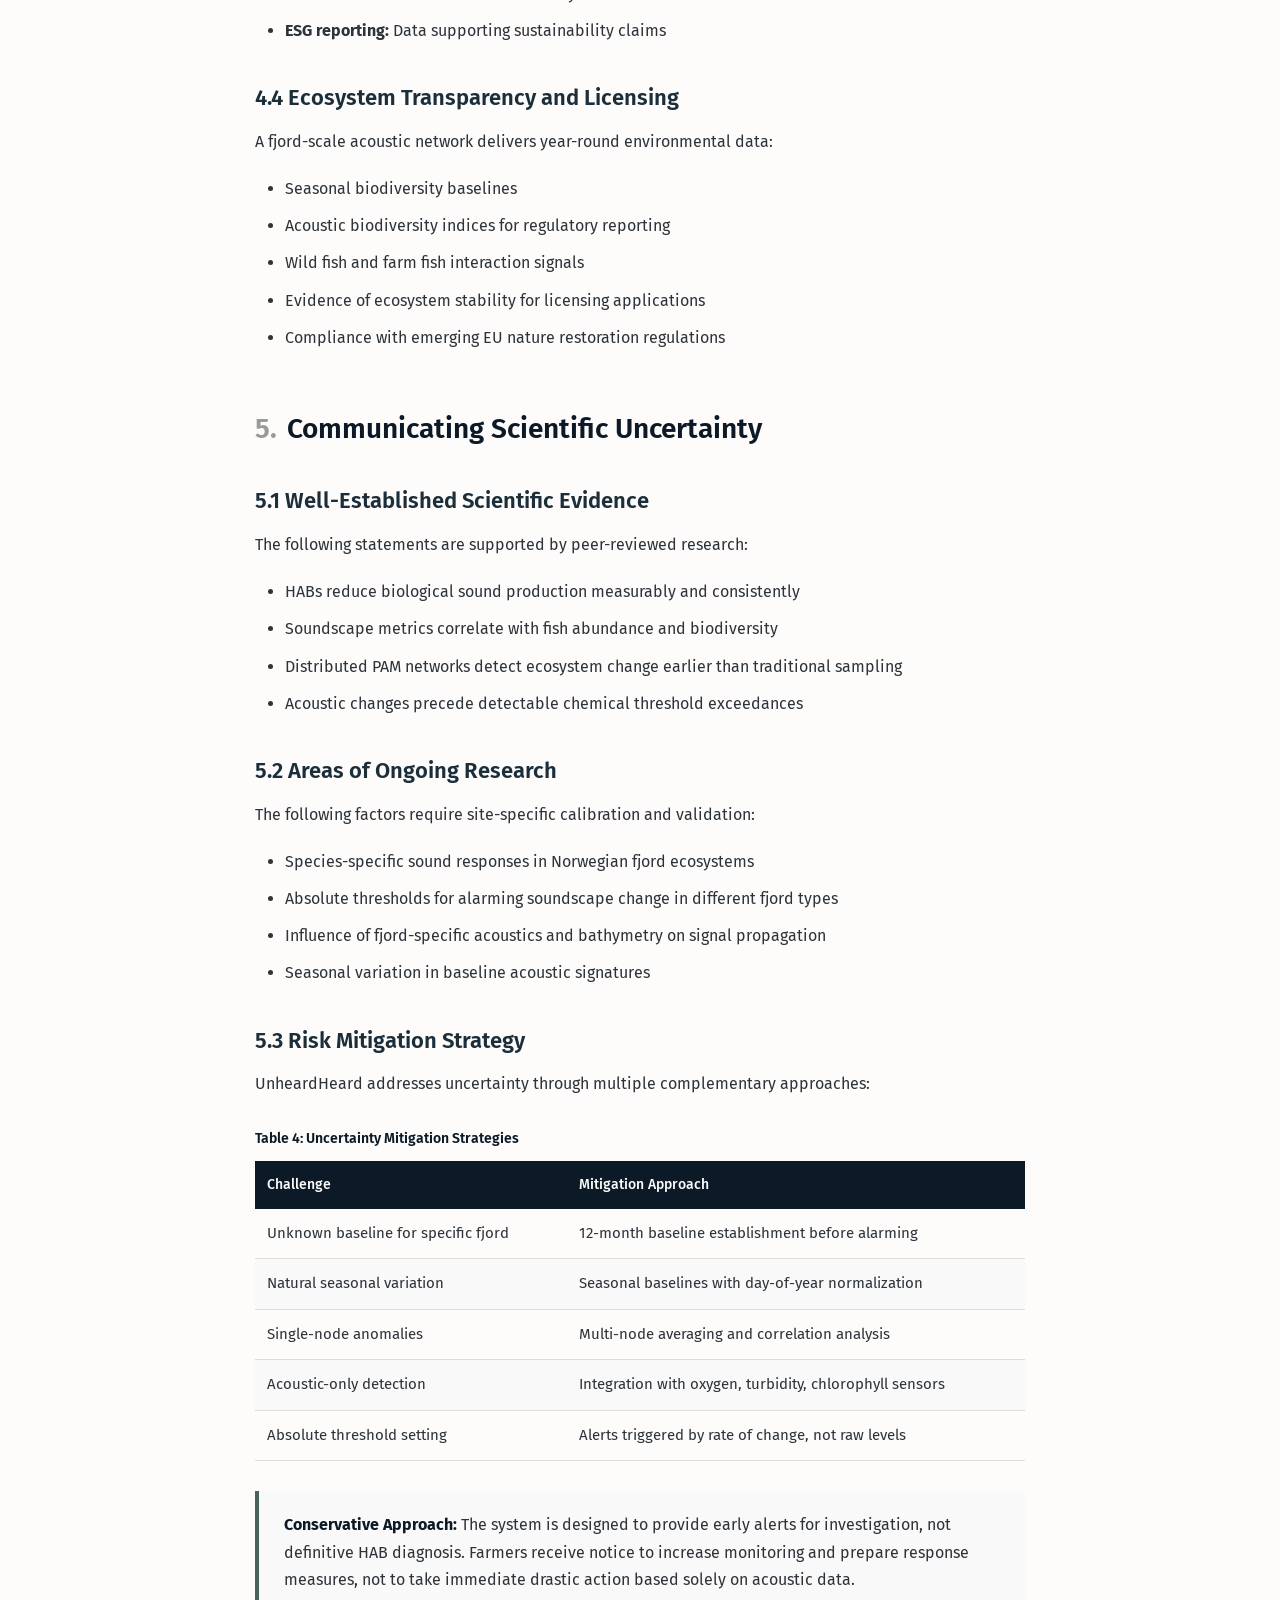
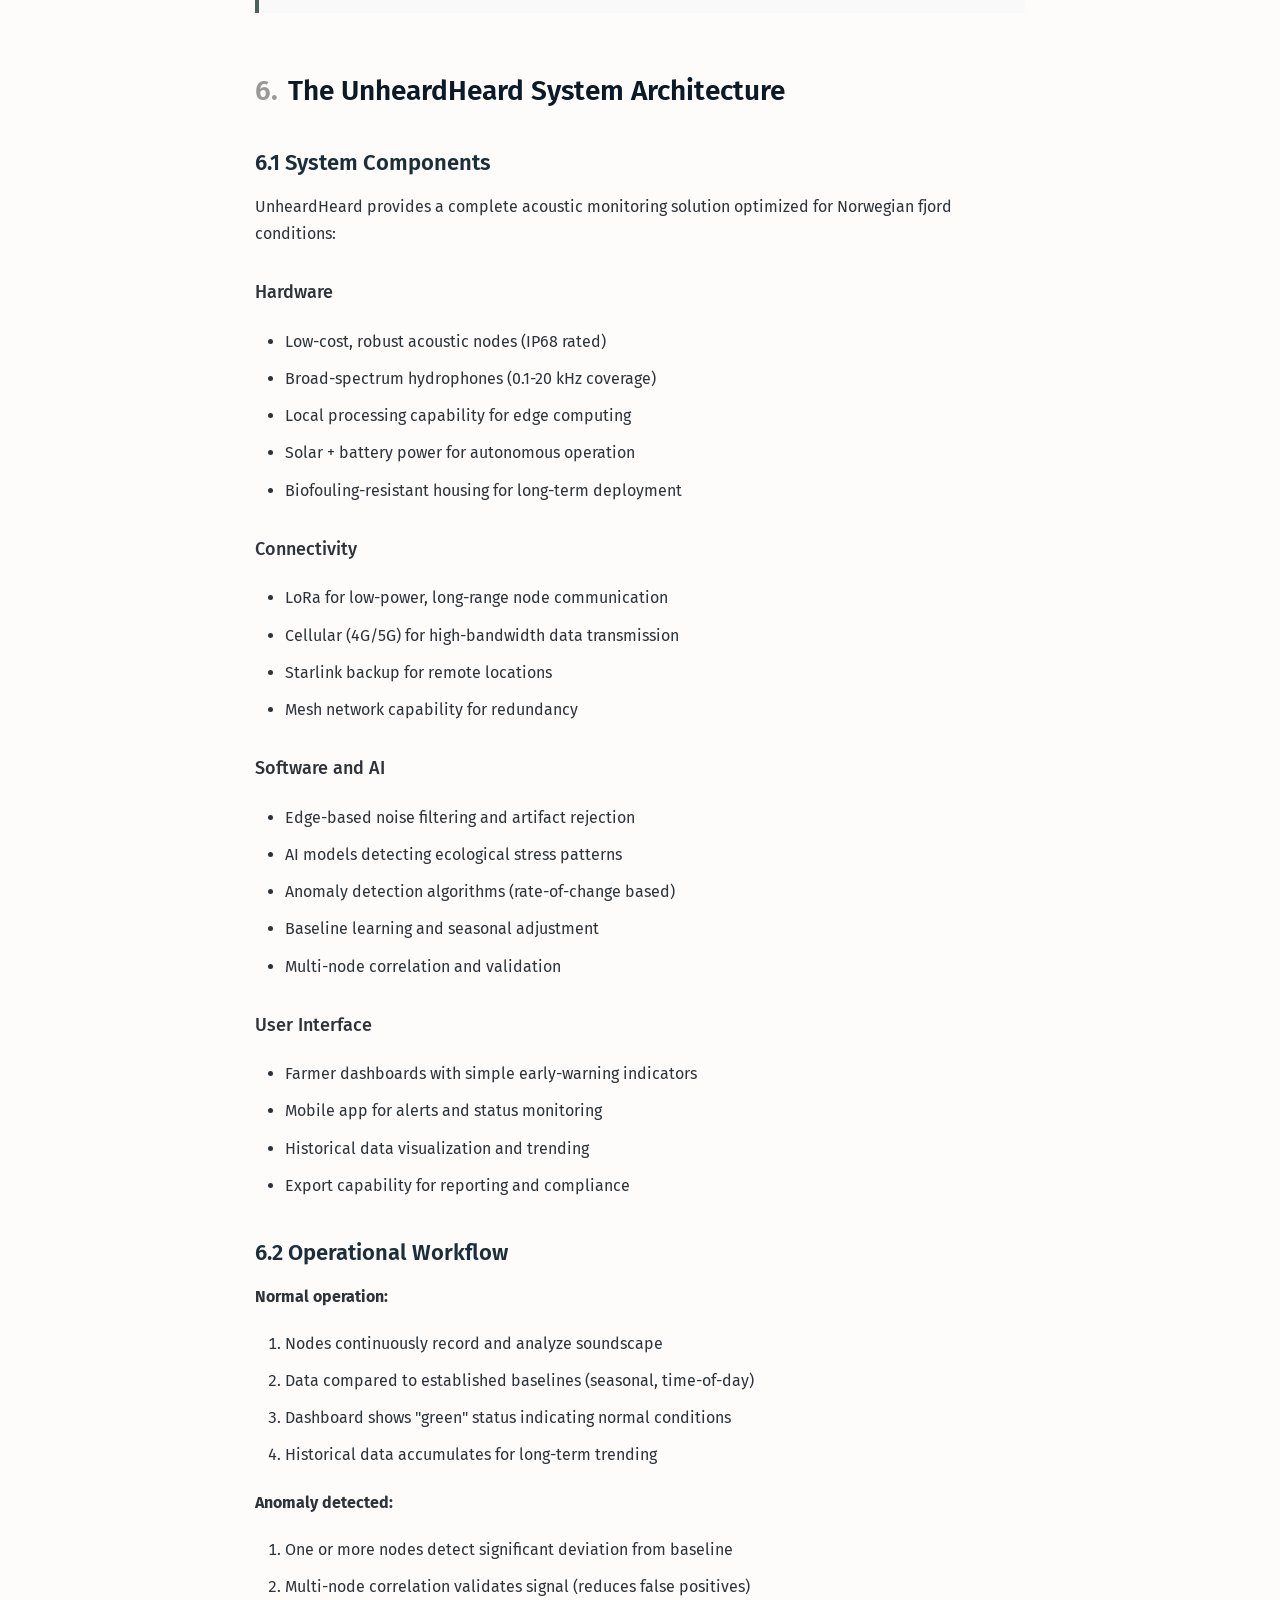
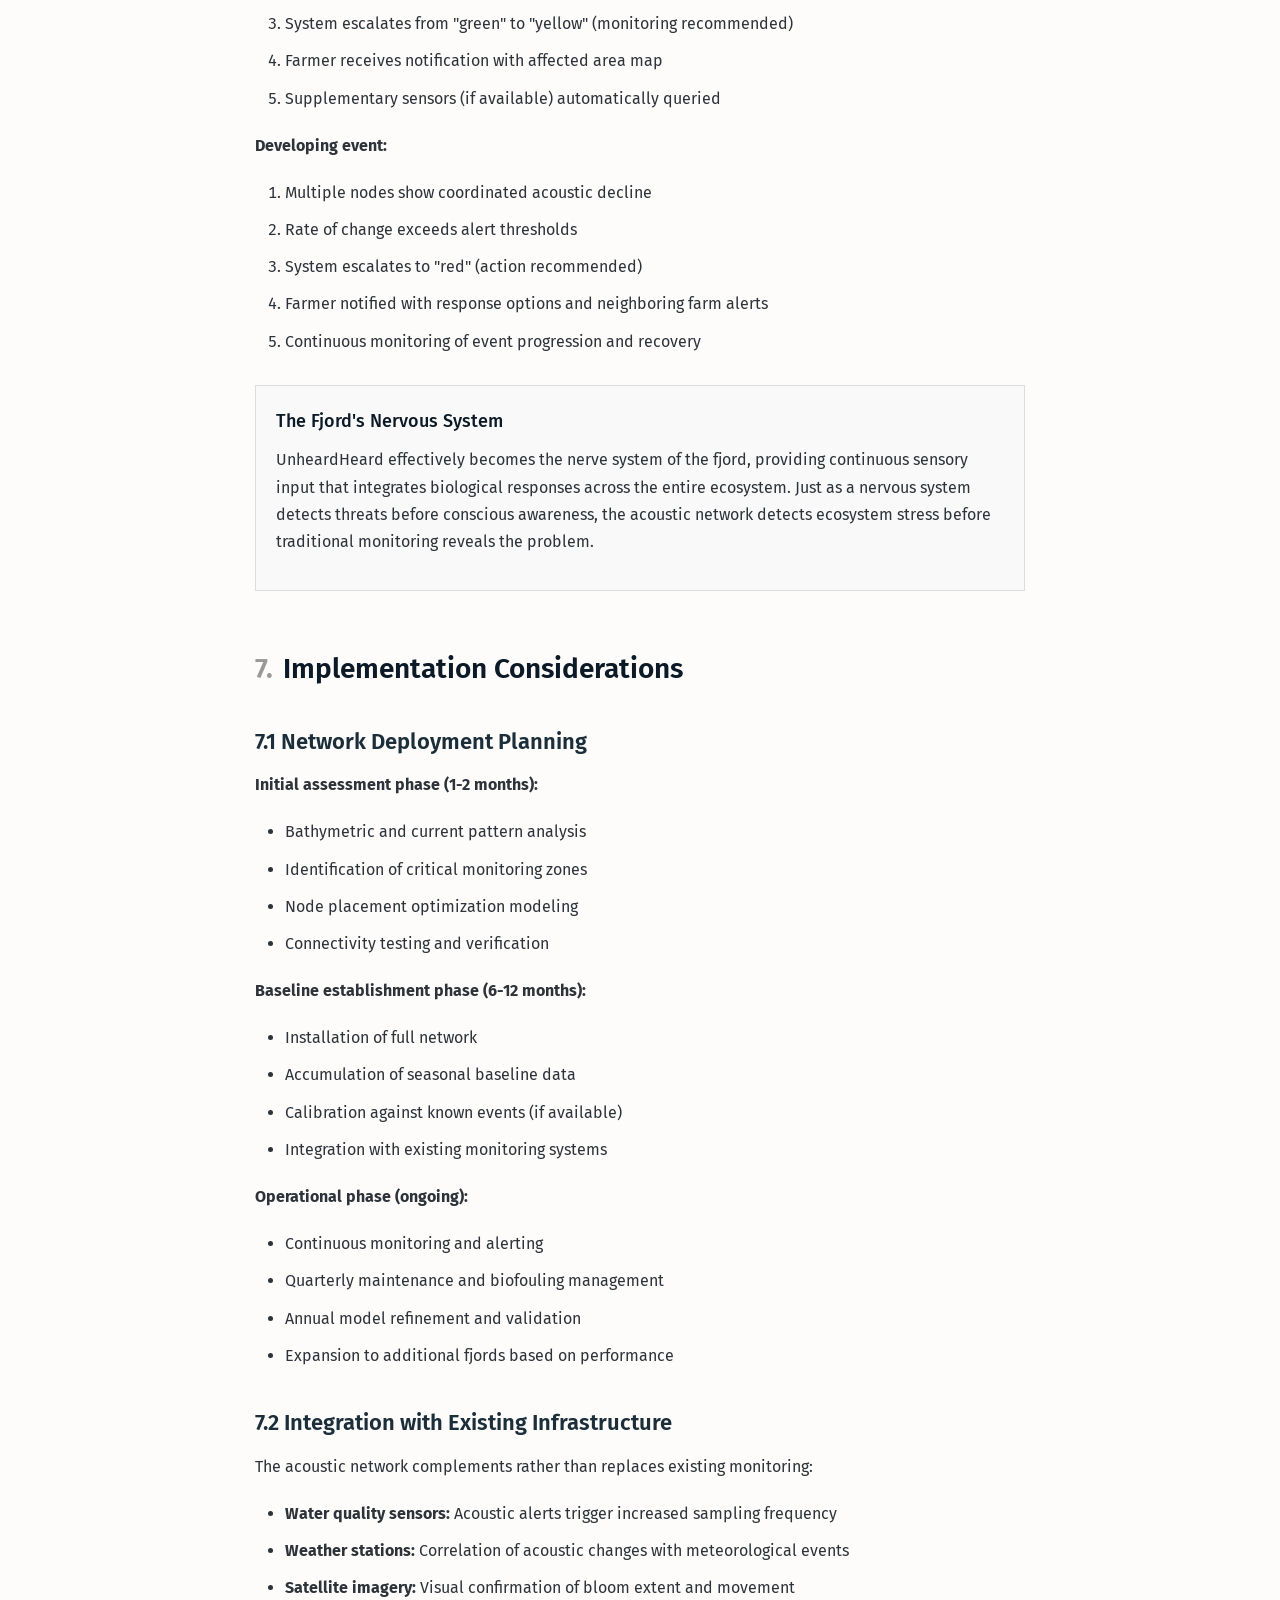
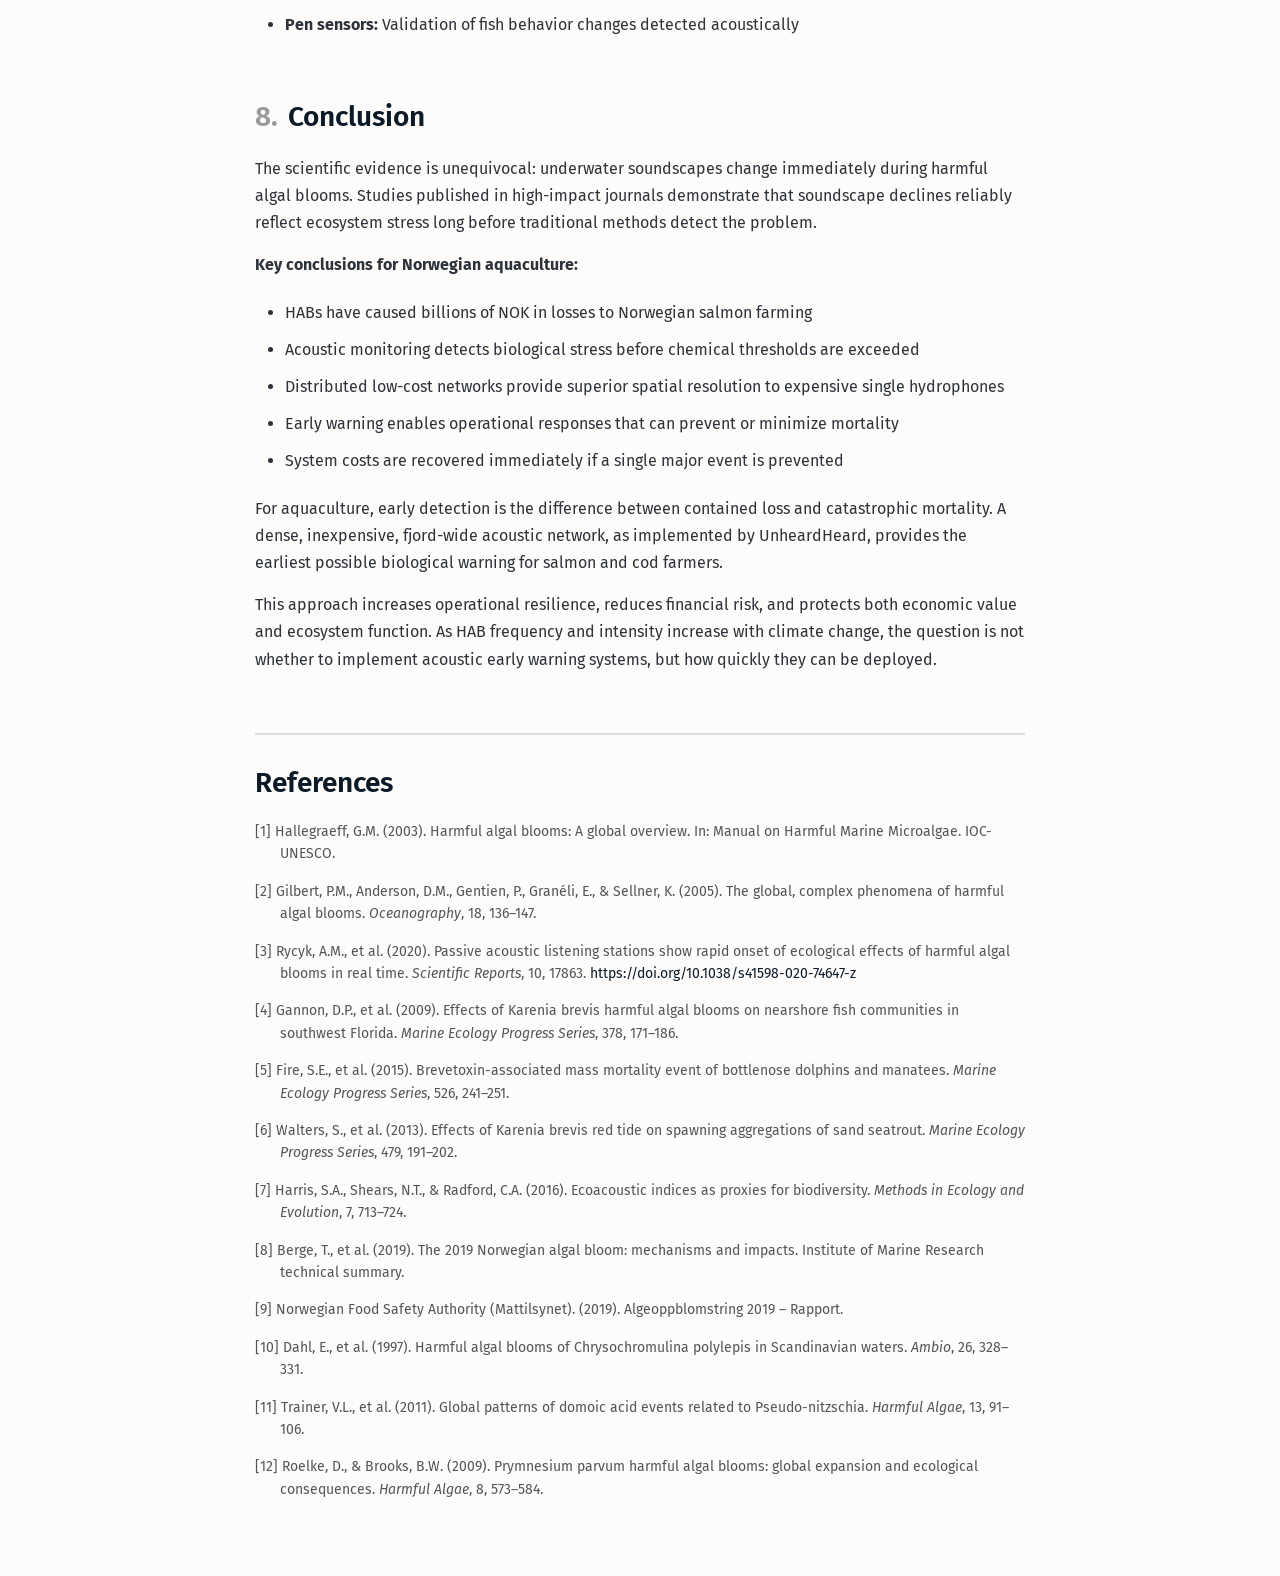
<file: Whitepapers/whitepaper-hab-early-warning.html>
<!DOCTYPE html>
<html lang="en">
<head>
    <meta charset="UTF-8">
    <meta name="viewport" content="width=device-width, initial-scale=1.0">
    <title>Sound as an Early-Warning Signal for HABs - Technical White Paper</title>
    
    <!-- Fonts -->
    <link rel="preconnect" href="https://fonts.googleapis.com">
    <link rel="preconnect" href="https://fonts.gstatic.com" crossorigin>
    <link href="https://fonts.googleapis.com/css2?family=Fira+Sans:wght@300;400;500;600&display=swap" rel="stylesheet">
    
    <style>
        * {
            margin: 0;
            padding: 0;
            box-sizing: border-box;
        }
        
        html {
            scroll-behavior: smooth;
        }
        
        body {
            font-family: 'Fira Sans', sans-serif;
            font-weight: 400;
            color: #2D3339;
            background-color: #FDFCFB;
            line-height: 1.7;
            max-width: 850px;
            margin: 0 auto;
            padding: 60px 40px;
        }
        
        /* Header */
        .header {
            border-bottom: 2px solid #0C1A27;
            padding-bottom: 30px;
            margin-bottom: 50px;
        }
        
        .document-type {
            font-size: 12px;
            font-weight: 600;
            color: #666;
            text-transform: uppercase;
            letter-spacing: 1px;
            margin-bottom: 15px;
        }
        
        h1 {
            font-size: 36px;
            font-weight: 600;
            color: #0C1A27;
            line-height: 1.2;
            margin-bottom: 20px;
        }
        
        .subtitle {
            font-size: 18px;
            color: #666;
            font-weight: 300;
            margin-bottom: 30px;
        }
        
        .meta {
            font-size: 14px;
            color: #999;
        }
        
        /* Executive Summary */
        .executive-summary {
            background: #f5f5f5;
            border-left: 4px solid #0C1A27;
            padding: 30px;
            margin: 40px 0;
        }
        
        .executive-summary h2 {
            font-size: 18px;
            font-weight: 600;
            color: #0C1A27;
            margin-bottom: 15px;
            text-transform: uppercase;
            letter-spacing: 0.5px;
        }
        
        .executive-summary p {
            font-size: 16px;
            line-height: 1.7;
            margin-bottom: 12px;
        }
        
        .executive-summary p:last-child {
            margin-bottom: 0;
        }
        
        /* Typography */
        h2 {
            font-size: 28px;
            font-weight: 600;
            color: #0C1A27;
            margin-top: 60px;
            margin-bottom: 20px;
            line-height: 1.3;
        }
        
        h3 {
            font-size: 22px;
            font-weight: 600;
            color: #1B2E3A;
            margin-top: 40px;
            margin-bottom: 15px;
            line-height: 1.3;
        }
        
        h4 {
            font-size: 18px;
            font-weight: 500;
            color: #2D3339;
            margin-top: 30px;
            margin-bottom: 10px;
        }
        
        p {
            font-size: 16px;
            line-height: 1.7;
            margin-bottom: 15px;
            color: #2D3339;
        }
        
        /* Lists */
        ul, ol {
            margin: 20px 0;
            padding-left: 30px;
        }
        
        li {
            font-size: 16px;
            line-height: 1.7;
            margin-bottom: 10px;
            color: #2D3339;
        }
        
        /* Tables */
        table {
            width: 100%;
            border-collapse: collapse;
            margin: 30px 0;
            font-size: 15px;
        }
        
        table caption {
            font-size: 14px;
            font-weight: 600;
            color: #0C1A27;
            text-align: left;
            margin-bottom: 10px;
            caption-side: top;
        }
        
        th {
            background: #0C1A27;
            color: #FDFCFB;
            padding: 12px;
            text-align: left;
            font-weight: 500;
            font-size: 14px;
        }
        
        td {
            padding: 12px;
            border-bottom: 1px solid #ddd;
        }
        
        tr:nth-child(even) {
            background: #f9f9f9;
        }
        
        /* Data boxes */
        .data-box {
            background: #f9f9f9;
            border: 1px solid #ddd;
            padding: 20px;
            margin: 30px 0;
        }
        
        .data-box h4 {
            margin-top: 0;
            color: #0C1A27;
        }
        
        /* References */
        .references {
            margin-top: 60px;
            padding-top: 30px;
            border-top: 2px solid #ddd;
        }
        
        .references h2 {
            margin-top: 0;
        }
        
        .reference {
            font-size: 14px;
            line-height: 1.6;
            color: #555;
            margin-bottom: 15px;
            padding-left: 25px;
            text-indent: -25px;
        }
        
        .reference a {
            color: #0C1A27;
            text-decoration: none;
        }
        
        .reference a:hover {
            text-decoration: underline;
        }
        
        /* Key findings box */
        .key-finding {
            border-left: 4px solid #4A645A;
            background: #f9f9f9;
            padding: 20px 25px;
            margin: 25px 0;
        }
        
        .key-finding strong {
            color: #0C1A27;
        }
        
        /* Section numbers */
        .section-number {
            color: #999;
            font-weight: 600;
            margin-right: 10px;
        }
        
        /* Evidence box */
        .evidence-box {
            background: #fff;
            border: 1px solid #4A645A;
            padding: 20px;
            margin: 25px 0;
        }
        
        .evidence-box h4 {
            margin-top: 0;
            color: #4A645A;
            font-size: 16px;
        }
        
        .evidence-box p {
            font-size: 15px;
            margin-bottom: 10px;
        }
        
        .evidence-box p:last-child {
            margin-bottom: 0;
        }
        
        /* Print styles */
        @media print {
            body {
                padding: 20px;
                max-width: 100%;
            }
            
            .executive-summary {
                page-break-inside: avoid;
            }
            
            table {
                page-break-inside: avoid;
            }
        }
        
        /* Mobile */
        @media (max-width: 768px) {
            body {
                padding: 30px 20px;
            }
            
            h1 {
                font-size: 28px;
            }
            
            h2 {
                font-size: 24px;
            }
            
            table {
                font-size: 13px;
            }
            
            th, td {
                padding: 8px;
            }
        }
    </style>
</head>
<body>
    
    <!-- Header -->
    <div class="header">
        <div class="document-type">Technical White Paper</div>
        <h1>Sound as an Early-Warning Signal</h1>
        <div class="subtitle">A scalable acoustic network for fjord health, algal blooms, and aquaculture risk reduction</div>
        <div class="meta">UnheardHeard • 2025</div>
    </div>
    
    <!-- Executive Summary -->
    <div class="executive-summary">
        <h2>Executive Summary</h2>
        <p>Harmful algal blooms (HABs) are increasing globally in frequency, intensity, and geographic extent. Norwegian fjords are vulnerable due to nutrient runoff, stratification, and climate-driven changes in water masses.</p>
        <p>Scientific evidence shows that HABs cause immediate and measurable changes in underwater soundscapes, reflecting shifts in fish behaviour, mortality, and ecosystem stress. A high-impact study from Scientific Reports demonstrated that during a HAB, mean sound spectrum levels decreased by 1–5 dB across all frequency bands as fish abundance and mammal presence collapsed.</p>
        <p>This establishes sound as one of the earliest biological indicators of environmental stress. For aquaculture, the message is clear: biology becomes quieter before farmers detect welfare problems or mortality.</p>
        <p>A distributed network of low-cost acoustic sensors provides earlier, more spatially resolved detection than a few expensive hydrophones. This white paper synthesizes the scientific basis, relevance for Norwegian aquaculture, return on investment, and necessary transparency around uncertainty.</p>
    </div>
    
    <!-- Main Content -->
    
    <h2><span class="section-number">1.</span>Scientific Basis: How HABs Alter the Underwater Soundscape</h2>
    
    <h3>1.1 HABs Cause Immediate Reductions in Biological Sound Production</h3>
    
    <p>Rycyk et al. (2020) documented sharp declines in biological sound across 0.17–20 kHz during a <em>Karenia brevis</em> HAB in Florida. This peer-reviewed study in <em>Scientific Reports</em> provides direct evidence of acoustic signatures during bloom events.</p>
    
    <div class="evidence-box">
        <h4>Measured Acoustic Changes During HAB Event</h4>
        <p><strong>Sound spectrum levels:</strong> Decreased by 1–5 dB across all frequency bands</p>
        <p><strong>Fish catch rates:</strong> Non-clupeid fish fell from 451 to 91 per set</p>
        <p><strong>Soniferous fish:</strong> Dropped from 122 to 1.4 per set</p>
        <p><strong>Marine mammal presence:</strong> Reduced dolphin and manatee detections</p>
    </div>
    
    <p>Spectrum levels dropped simultaneously with:</p>
    <ul>
        <li>Massive fish mortality events</li>
        <li>Reduced presence of dolphins and manatees</li>
        <li>Collapsed fish catch rates in affected areas</li>
    </ul>
    
    <div class="key-finding">
        <strong>Key Finding:</strong> Ecosystem function declines acoustically before many chemical sensors detect critical thresholds. Sound provides an early biological warning that integrates the response of the entire marine community.
    </div>
    
    <h3>1.2 Soundscape Shifts Align with Biological Collapse</h3>
    
    <p>During the same HAB event, quantified biological changes mirrored acoustic measurements. These declines reflect global evidence that HABs cause rapid changes in fish community structure, marine mammal mortality, and trophic function.</p>
    
    <table>
        <caption>Table 1: Biological Metrics During HAB Event (Rycyk et al., 2020)</caption>
        <thead>
            <tr>
                <th>Metric</th>
                <th>Pre-HAB</th>
                <th>During HAB</th>
                <th>Change</th>
            </tr>
        </thead>
        <tbody>
            <tr>
                <td>Non-clupeid fish catch (per set)</td>
                <td>451</td>
                <td>91</td>
                <td>-80%</td>
            </tr>
            <tr>
                <td>Soniferous fish catch (per set)</td>
                <td>122</td>
                <td>1.4</td>
                <td>-99%</td>
            </tr>
            <tr>
                <td>Sound spectrum levels</td>
                <td>Baseline</td>
                <td>-1 to -5 dB</td>
                <td>Significant decrease</td>
            </tr>
        </tbody>
    </table>
    
    <h3>1.3 HABs Show Similar Acoustic Signatures Globally</h3>
    
    <p>Even though species differ across regions, HABs consistently produce recognizable acoustic patterns:</p>
    
    <ul>
        <li>Cessation of fish choruses (e.g., sand seatrout in Tampa Bay)</li>
        <li>Reduced biodiversity sound indices on coral reefs</li>
        <li>Disruption of spawning aggregations</li>
        <li>Decline in soniferous fish vocalizations</li>
    </ul>
    
    <p>This suggests sound changes are a generalizable early-warning signal across different HAB types and geographic locations.</p>
    
    <h2><span class="section-number">2.</span>Algal Blooms in Norwegian Fjords: Documented Incidents</h2>
    
    <h3>2.1 The 2019 Northern Norway Bloom</h3>
    
    <p>Norway has experienced multiple catastrophic HAB events causing major aquaculture losses. The 2019 event stands as one of the most economically devastating in Norwegian aquaculture history.</p>
    
    <div class="data-box">
        <h4>2019 Chrysochromulina leadbeateri Bloom</h4>
        <p><strong>Fish mortality:</strong> Approximately 8 million farmed salmon</p>
        <p><strong>Economic losses:</strong> Exceeded NOK 5–6 billion</p>
        <p><strong>Geographic extent:</strong> Spread rapidly across Ofoten, Lofoten, and Troms</p>
        <p><strong>Mechanism:</strong> Toxicity caused gill damage and respiratory failure in fish</p>
    </div>
    
    <p>The bloom spread rapidly and unpredictably, overwhelming farm response capabilities. Many operations had no advance warning before fish began showing respiratory distress.</p>
    
    <h3>2.2 Historical HAB Events in Norwegian Waters</h3>
    
    <table>
        <caption>Table 2: Major HAB Events in Norwegian Waters</caption>
        <thead>
            <tr>
                <th>Year</th>
                <th>Species</th>
                <th>Impact</th>
            </tr>
        </thead>
        <tbody>
            <tr>
                <td>1991-1992</td>
                <td>Chrysochromulina polylepis</td>
                <td>One of most toxic events in Scandinavian history; fish mortality, benthic damage, ecosystem disruption</td>
            </tr>
            <tr>
                <td>2019</td>
                <td>Chrysochromulina leadbeateri</td>
                <td>8 million salmon deaths, NOK 5-6 billion losses</td>
            </tr>
            <tr>
                <td>Intermittent</td>
                <td>Pseudo-nitzschia (ASP-producing)</td>
                <td>Neurological toxicity, marine mammal impacts</td>
            </tr>
            <tr>
                <td>Various</td>
                <td>Prymnesium parvum</td>
                <td>Similar to global events in Texas, UK; rapid mortality</td>
            </tr>
        </tbody>
    </table>
    
    <div class="key-finding">
        <strong>Norwegian Pattern:</strong> Blooms emerge fast, spread unpredictably, and kill fish before farmers have operational tools to react. Current monitoring provides insufficient spatial resolution and temporal frequency for effective early warning.
    </div>
    
    <h2><span class="section-number">3.</span>Why Distributed Networks Outperform Expensive Hydrophones</h2>
    
    <h3>3.1 The Spatial Resolution Problem</h3>
    
    <p>Large fjords exhibit strong gradients and patchiness in critical parameters:</p>
    
    <ul>
        <li>Water mass stratification and mixing</li>
        <li>Bloom distribution and concentration</li>
        <li>Dissolved oxygen levels</li>
        <li>Fish species distribution and abundance</li>
        <li>Current patterns and circulation</li>
    </ul>
    
    <p>Deploying only a few expensive hydrophones (€10,000-50,000 per unit) creates blind zones between sensors. HABs can develop in unmonitored areas and spread before detection.</p>
    
    <h3>3.2 Network Architecture Advantages</h3>
    
    <p>Rycyk et al. (2020) emphasize that networks of passive acoustic monitoring stations improve spatial resolution and exceed traditional ecological sampling in detection capability.</p>
    
    <table>
        <caption>Table 3: Comparison of Monitoring Approaches</caption>
        <thead>
            <tr>
                <th>Approach</th>
                <th>Spatial Coverage</th>
                <th>Temporal Resolution</th>
                <th>Cost per km²</th>
            </tr>
        </thead>
        <tbody>
            <tr>
                <td>Few expensive hydrophones</td>
                <td>Limited, large blind zones</td>
                <td>Continuous at sensor locations</td>
                <td>High</td>
            </tr>
            <tr>
                <td>Traditional water sampling</td>
                <td>Point samples only</td>
                <td>Weekly to monthly</td>
                <td>Moderate</td>
            </tr>
            <tr>
                <td>Distributed low-cost network</td>
                <td>High, covers entire fjord</td>
                <td>Continuous across network</td>
                <td>Low</td>
            </tr>
        </tbody>
    </table>
    
    <h3>3.3 The UnheardHeard Approach</h3>
    
    <p>A distributed network of low-cost acoustic sensors follows the same principle proven in meteorology: many inexpensive weather stations outperform a few expensive ones.</p>
    
    <p><strong>Network characteristics:</strong></p>
    <ul>
        <li>Dozens of inexpensive nodes (€500-2,000 per unit)</li>
        <li>Edge computing for real-time anomaly detection</li>
        <li>Redundancy across the fjord system</li>
        <li>Continuous, 24/7 coverage</li>
        <li>Detection of sudden shifts in biological activity</li>
        <li>Multi-node averaging reduces false positives</li>
    </ul>
    
    <div class="evidence-box">
        <h4>Early Patch Detection</h4>
        <p>Networks detect localized bloom initiation before it spreads fjord-wide. This provides critical hours or days for farmers to implement protective measures such as adjusting cage depth, increasing aeration, or reducing feeding to minimize stress on already compromised fish.</p>
    </div>
    
    <h2><span class="section-number">4.</span>Return on Investment for Aquaculture</h2>
    
    <h3>4.1 Preventing Catastrophic Biomass Loss</h3>
    
    <p>A single HAB event can cost a large salmon operator hundreds of millions of NOK. The 2019 event demonstrated that losses can exceed NOK 5-6 billion across affected regions.</p>
    
    <div class="data-box">
        <h4>ROI Calculation Example</h4>
        <p><strong>Scenario:</strong> Large salmon operation with 3,000 tons in water</p>
        <p><strong>Value at risk:</strong> 3,000 tons × NOK 70/kg = NOK 210 million</p>
        <p><strong>Network cost:</strong> 20 nodes × NOK 15,000 = NOK 300,000 initial + NOK 50,000 annual</p>
        <p><strong>If early warning prevents 1-3% loss:</strong> NOK 2.1-6.3 million saved</p>
        <p><strong>Payback period:</strong> Immediate on first prevented event</p>
    </div>
    
    <h3>4.2 Operational Response Capabilities</h3>
    
    <p>Acoustic anomalies indicating potential HAB development can trigger rapid operational responses:</p>
    
    <ul>
        <li><strong>Cage depth adjustment:</strong> Move fish to deeper, less affected water layers</li>
        <li><strong>Pre-emptive aeration:</strong> Increase dissolved oxygen before fish show stress</li>
        <li><strong>Feeding reduction:</strong> Minimize metabolic demand during environmental stress</li>
        <li><strong>Well-boat standby:</strong> Prepare for emergency harvest if needed</li>
        <li><strong>Gill health monitoring:</strong> Early veterinary intervention before mass mortality</li>
        <li><strong>Inter-farm communication:</strong> Alert neighboring operations in bloom path</li>
    </ul>
    
    <h3>4.3 Insurance and Compliance Benefits</h3>
    
    <p>Acoustic monitoring data provides valuable documentation:</p>
    
    <ul>
        <li><strong>Insurance claims:</strong> Timestamped evidence of environmental event onset</li>
        <li><strong>Welfare compliance:</strong> Demonstration of proactive monitoring and rapid response</li>
        <li><strong>Environmental audits:</strong> Continuous ecosystem health documentation</li>
        <li><strong>ESG reporting:</strong> Data supporting sustainability claims</li>
    </ul>
    
    <h3>4.4 Ecosystem Transparency and Licensing</h3>
    
    <p>A fjord-scale acoustic network delivers year-round environmental data:</p>
    
    <ul>
        <li>Seasonal biodiversity baselines</li>
        <li>Acoustic biodiversity indices for regulatory reporting</li>
        <li>Wild fish and farm fish interaction signals</li>
        <li>Evidence of ecosystem stability for licensing applications</li>
        <li>Compliance with emerging EU nature restoration regulations</li>
    </ul>
    
    <h2><span class="section-number">5.</span>Communicating Scientific Uncertainty</h2>
    
    <h3>5.1 Well-Established Scientific Evidence</h3>
    
    <p>The following statements are supported by peer-reviewed research:</p>
    
    <ul>
        <li>HABs reduce biological sound production measurably and consistently</li>
        <li>Soundscape metrics correlate with fish abundance and biodiversity</li>
        <li>Distributed PAM networks detect ecosystem change earlier than traditional sampling</li>
        <li>Acoustic changes precede detectable chemical threshold exceedances</li>
    </ul>
    
    <h3>5.2 Areas of Ongoing Research</h3>
    
    <p>The following factors require site-specific calibration and validation:</p>
    
    <ul>
        <li>Species-specific sound responses in Norwegian fjord ecosystems</li>
        <li>Absolute thresholds for alarming soundscape change in different fjord types</li>
        <li>Influence of fjord-specific acoustics and bathymetry on signal propagation</li>
        <li>Seasonal variation in baseline acoustic signatures</li>
    </ul>
    
    <h3>5.3 Risk Mitigation Strategy</h3>
    
    <p>UnheardHeard addresses uncertainty through multiple complementary approaches:</p>
    
    <table>
        <caption>Table 4: Uncertainty Mitigation Strategies</caption>
        <thead>
            <tr>
                <th>Challenge</th>
                <th>Mitigation Approach</th>
            </tr>
        </thead>
        <tbody>
            <tr>
                <td>Unknown baseline for specific fjord</td>
                <td>12-month baseline establishment before alarming</td>
            </tr>
            <tr>
                <td>Natural seasonal variation</td>
                <td>Seasonal baselines with day-of-year normalization</td>
            </tr>
            <tr>
                <td>Single-node anomalies</td>
                <td>Multi-node averaging and correlation analysis</td>
            </tr>
            <tr>
                <td>Acoustic-only detection</td>
                <td>Integration with oxygen, turbidity, chlorophyll sensors</td>
            </tr>
            <tr>
                <td>Absolute threshold setting</td>
                <td>Alerts triggered by rate of change, not raw levels</td>
            </tr>
        </tbody>
    </table>
    
    <div class="key-finding">
        <strong>Conservative Approach:</strong> The system is designed to provide early alerts for investigation, not definitive HAB diagnosis. Farmers receive notice to increase monitoring and prepare response measures, not to take immediate drastic action based solely on acoustic data.
    </div>
    
    <h2><span class="section-number">6.</span>The UnheardHeard System Architecture</h2>
    
    <h3>6.1 System Components</h3>
    
    <p>UnheardHeard provides a complete acoustic monitoring solution optimized for Norwegian fjord conditions:</p>
    
    <h4>Hardware</h4>
    <ul>
        <li>Low-cost, robust acoustic nodes (IP68 rated)</li>
        <li>Broad-spectrum hydrophones (0.1-20 kHz coverage)</li>
        <li>Local processing capability for edge computing</li>
        <li>Solar + battery power for autonomous operation</li>
        <li>Biofouling-resistant housing for long-term deployment</li>
    </ul>
    
    <h4>Connectivity</h4>
    <ul>
        <li>LoRa for low-power, long-range node communication</li>
        <li>Cellular (4G/5G) for high-bandwidth data transmission</li>
        <li>Starlink backup for remote locations</li>
        <li>Mesh network capability for redundancy</li>
    </ul>
    
    <h4>Software and AI</h4>
    <ul>
        <li>Edge-based noise filtering and artifact rejection</li>
        <li>AI models detecting ecological stress patterns</li>
        <li>Anomaly detection algorithms (rate-of-change based)</li>
        <li>Baseline learning and seasonal adjustment</li>
        <li>Multi-node correlation and validation</li>
    </ul>
    
    <h4>User Interface</h4>
    <ul>
        <li>Farmer dashboards with simple early-warning indicators</li>
        <li>Mobile app for alerts and status monitoring</li>
        <li>Historical data visualization and trending</li>
        <li>Export capability for reporting and compliance</li>
    </ul>
    
    <h3>6.2 Operational Workflow</h3>
    
    <p><strong>Normal operation:</strong></p>
    <ol>
        <li>Nodes continuously record and analyze soundscape</li>
        <li>Data compared to established baselines (seasonal, time-of-day)</li>
        <li>Dashboard shows "green" status indicating normal conditions</li>
        <li>Historical data accumulates for long-term trending</li>
    </ol>
    
    <p><strong>Anomaly detected:</strong></p>
    <ol>
        <li>One or more nodes detect significant deviation from baseline</li>
        <li>Multi-node correlation validates signal (reduces false positives)</li>
        <li>System escalates from "green" to "yellow" (monitoring recommended)</li>
        <li>Farmer receives notification with affected area map</li>
        <li>Supplementary sensors (if available) automatically queried</li>
    </ol>
    
    <p><strong>Developing event:</strong></p>
    <ol>
        <li>Multiple nodes show coordinated acoustic decline</li>
        <li>Rate of change exceeds alert thresholds</li>
        <li>System escalates to "red" (action recommended)</li>
        <li>Farmer notified with response options and neighboring farm alerts</li>
        <li>Continuous monitoring of event progression and recovery</li>
    </ol>
    
    <div class="data-box">
        <h4>The Fjord's Nervous System</h4>
        <p>UnheardHeard effectively becomes the nerve system of the fjord, providing continuous sensory input that integrates biological responses across the entire ecosystem. Just as a nervous system detects threats before conscious awareness, the acoustic network detects ecosystem stress before traditional monitoring reveals the problem.</p>
    </div>
    
    <h2><span class="section-number">7.</span>Implementation Considerations</h2>
    
    <h3>7.1 Network Deployment Planning</h3>
    
    <p><strong>Initial assessment phase (1-2 months):</strong></p>
    <ul>
        <li>Bathymetric and current pattern analysis</li>
        <li>Identification of critical monitoring zones</li>
        <li>Node placement optimization modeling</li>
        <li>Connectivity testing and verification</li>
    </ul>
    
    <p><strong>Baseline establishment phase (6-12 months):</strong></p>
    <ul>
        <li>Installation of full network</li>
        <li>Accumulation of seasonal baseline data</li>
        <li>Calibration against known events (if available)</li>
        <li>Integration with existing monitoring systems</li>
    </ul>
    
    <p><strong>Operational phase (ongoing):</strong></p>
    <ul>
        <li>Continuous monitoring and alerting</li>
        <li>Quarterly maintenance and biofouling management</li>
        <li>Annual model refinement and validation</li>
        <li>Expansion to additional fjords based on performance</li>
    </ul>
    
    <h3>7.2 Integration with Existing Infrastructure</h3>
    
    <p>The acoustic network complements rather than replaces existing monitoring:</p>
    
    <ul>
        <li><strong>Water quality sensors:</strong> Acoustic alerts trigger increased sampling frequency</li>
        <li><strong>Weather stations:</strong> Correlation of acoustic changes with meteorological events</li>
        <li><strong>Satellite imagery:</strong> Visual confirmation of bloom extent and movement</li>
        <li><strong>Pen sensors:</strong> Validation of fish behavior changes detected acoustically</li>
    </ul>
    
    <h2><span class="section-number">8.</span>Conclusion</h2>
    
    <p>The scientific evidence is unequivocal: underwater soundscapes change immediately during harmful algal blooms. Studies published in high-impact journals demonstrate that soundscape declines reliably reflect ecosystem stress long before traditional methods detect the problem.</p>
    
    <p><strong>Key conclusions for Norwegian aquaculture:</strong></p>
    
    <ul>
        <li>HABs have caused billions of NOK in losses to Norwegian salmon farming</li>
        <li>Acoustic monitoring detects biological stress before chemical thresholds are exceeded</li>
        <li>Distributed low-cost networks provide superior spatial resolution to expensive single hydrophones</li>
        <li>Early warning enables operational responses that can prevent or minimize mortality</li>
        <li>System costs are recovered immediately if a single major event is prevented</li>
    </ul>
    
    <p>For aquaculture, early detection is the difference between contained loss and catastrophic mortality. A dense, inexpensive, fjord-wide acoustic network, as implemented by UnheardHeard, provides the earliest possible biological warning for salmon and cod farmers.</p>
    
    <p>This approach increases operational resilience, reduces financial risk, and protects both economic value and ecosystem function. As HAB frequency and intensity increase with climate change, the question is not whether to implement acoustic early warning systems, but how quickly they can be deployed.</p>
    
    <!-- References -->
    <div class="references">
        <h2>References</h2>
        
        <div class="reference">[1] Hallegraeff, G.M. (2003). Harmful algal blooms: A global overview. In: Manual on Harmful Marine Microalgae. IOC-UNESCO.</div>
        
        <div class="reference">[2] Gilbert, P.M., Anderson, D.M., Gentien, P., Granéli, E., & Sellner, K. (2005). The global, complex phenomena of harmful algal blooms. <em>Oceanography</em>, 18, 136–147.</div>
        
        <div class="reference">[3] Rycyk, A.M., et al. (2020). Passive acoustic listening stations show rapid onset of ecological effects of harmful algal blooms in real time. <em>Scientific Reports</em>, 10, 17863. <a href="https://doi.org/10.1038/s41598-020-74647-z" target="_blank">https://doi.org/10.1038/s41598-020-74647-z</a></div>
        
        <div class="reference">[4] Gannon, D.P., et al. (2009). Effects of Karenia brevis harmful algal blooms on nearshore fish communities in southwest Florida. <em>Marine Ecology Progress Series</em>, 378, 171–186.</div>
        
        <div class="reference">[5] Fire, S.E., et al. (2015). Brevetoxin-associated mass mortality event of bottlenose dolphins and manatees. <em>Marine Ecology Progress Series</em>, 526, 241–251.</div>
        
        <div class="reference">[6] Walters, S., et al. (2013). Effects of Karenia brevis red tide on spawning aggregations of sand seatrout. <em>Marine Ecology Progress Series</em>, 479, 191–202.</div>
        
        <div class="reference">[7] Harris, S.A., Shears, N.T., & Radford, C.A. (2016). Ecoacoustic indices as proxies for biodiversity. <em>Methods in Ecology and Evolution</em>, 7, 713–724.</div>
        
        <div class="reference">[8] Berge, T., et al. (2019). The 2019 Norwegian algal bloom: mechanisms and impacts. Institute of Marine Research technical summary.</div>
        
        <div class="reference">[9] Norwegian Food Safety Authority (Mattilsynet). (2019). Algeoppblomstring 2019 – Rapport.</div>
        
        <div class="reference">[10] Dahl, E., et al. (1997). Harmful algal blooms of Chrysochromulina polylepis in Scandinavian waters. <em>Ambio</em>, 26, 328–331.</div>
        
        <div class="reference">[11] Trainer, V.L., et al. (2011). Global patterns of domoic acid events related to Pseudo-nitzschia. <em>Harmful Algae</em>, 13, 91–106.</div>
        
        <div class="reference">[12] Roelke, D., & Brooks, B.W. (2009). Prymnesium parvum harmful algal blooms: global expansion and ecological consequences. <em>Harmful Algae</em>, 8, 573–584.</div>
    </div>
    
</body>
</html>
</file>
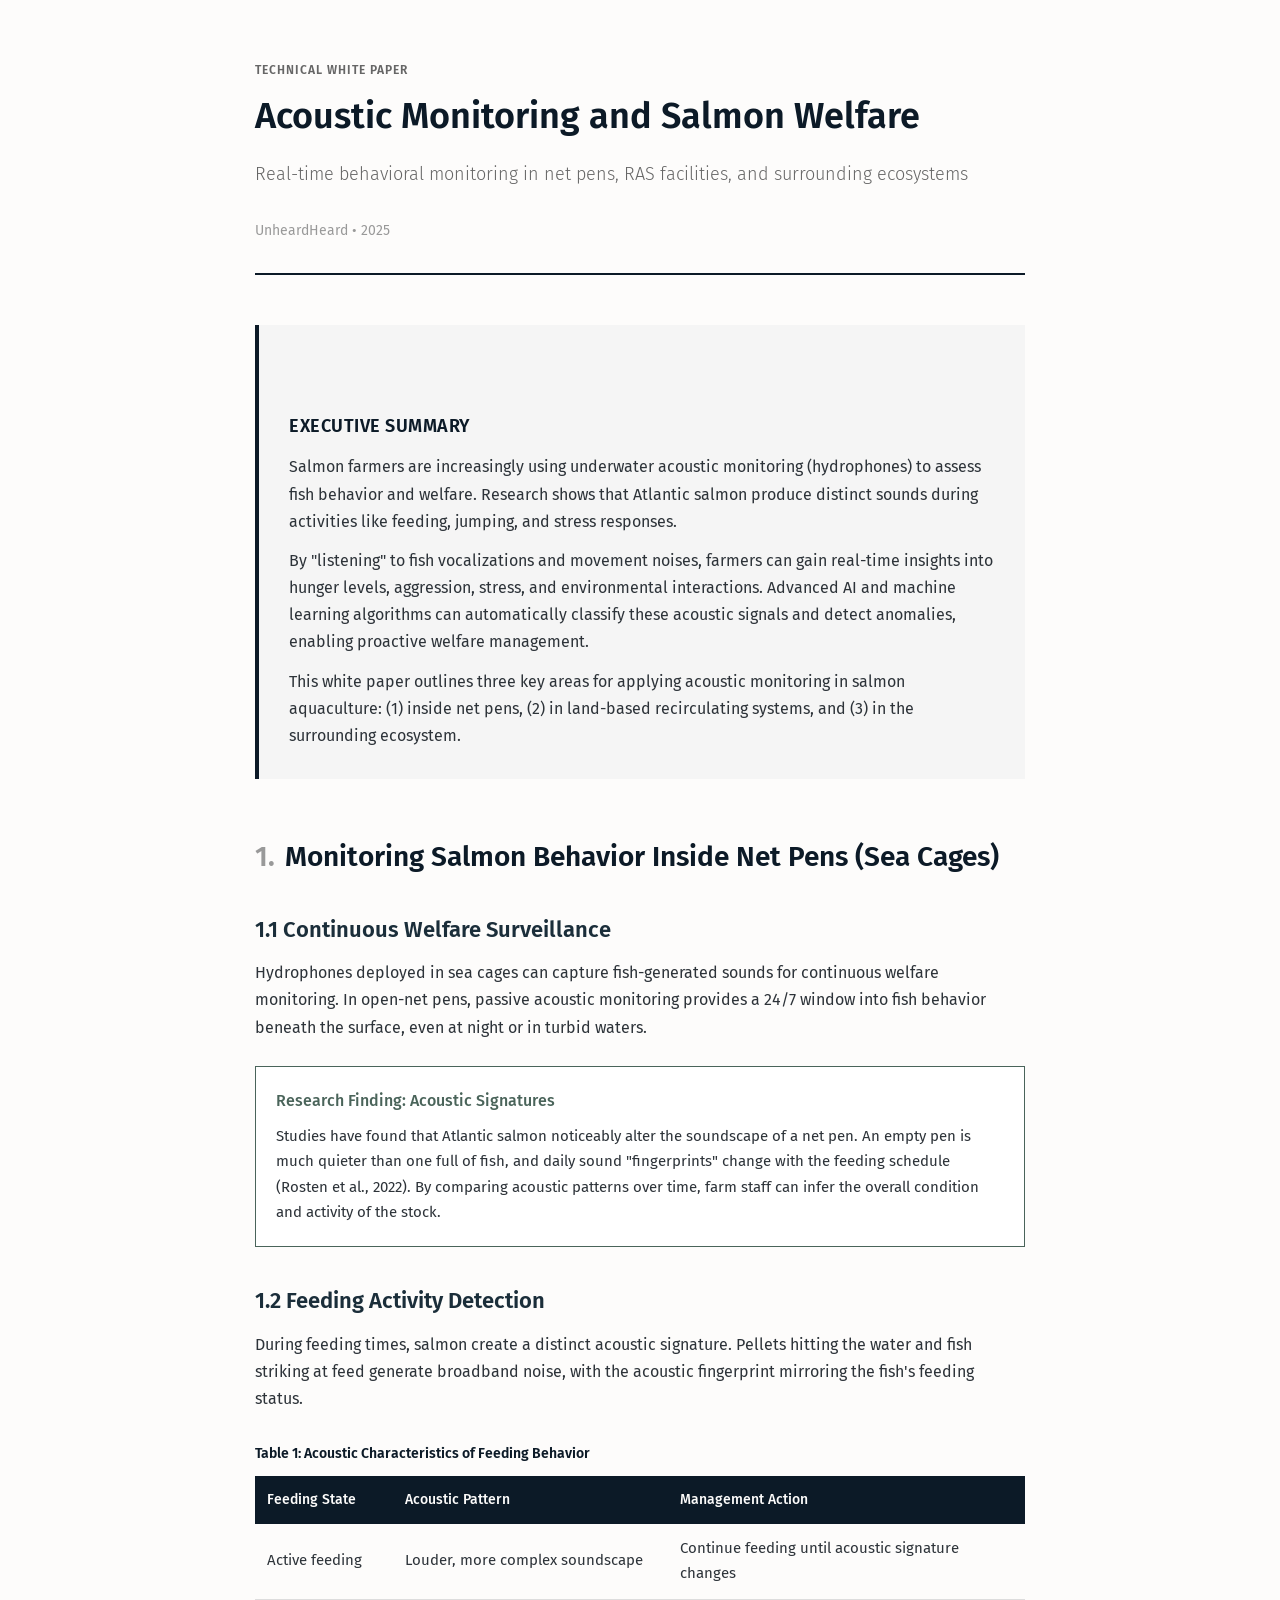
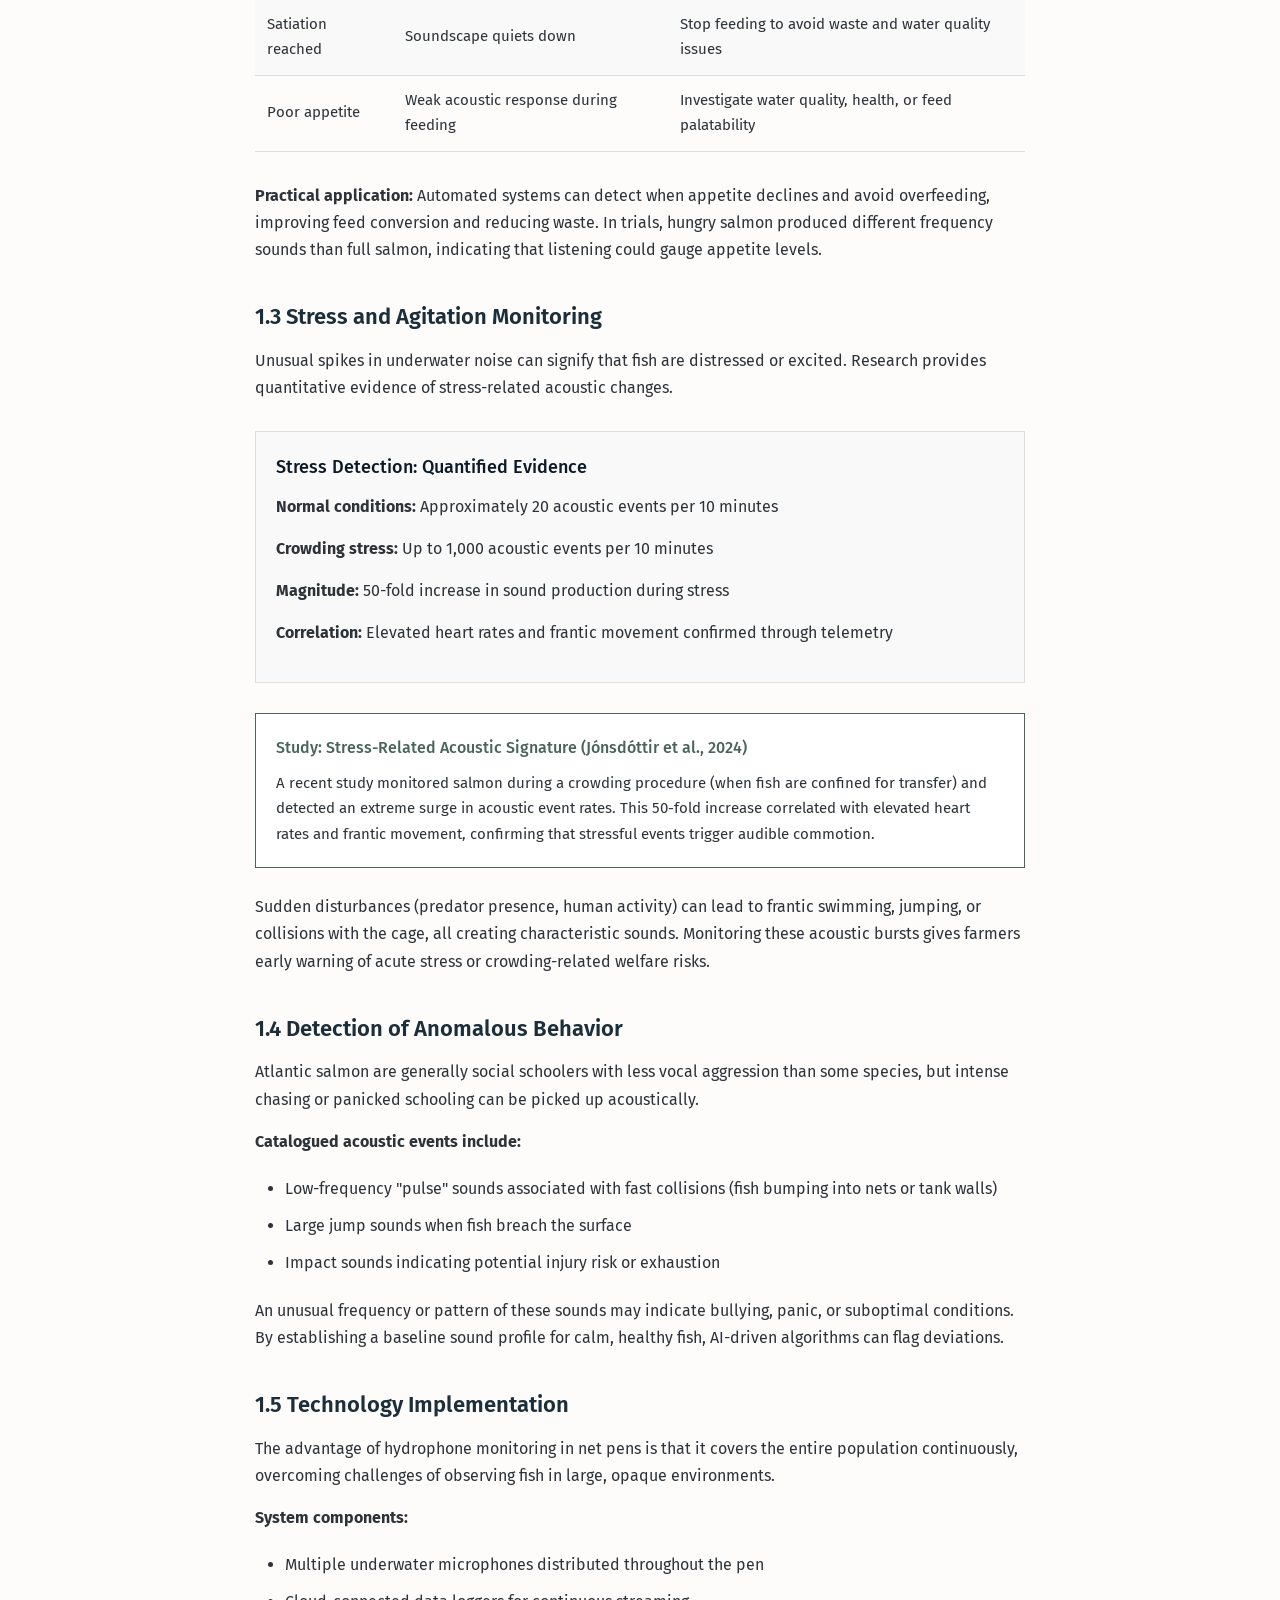
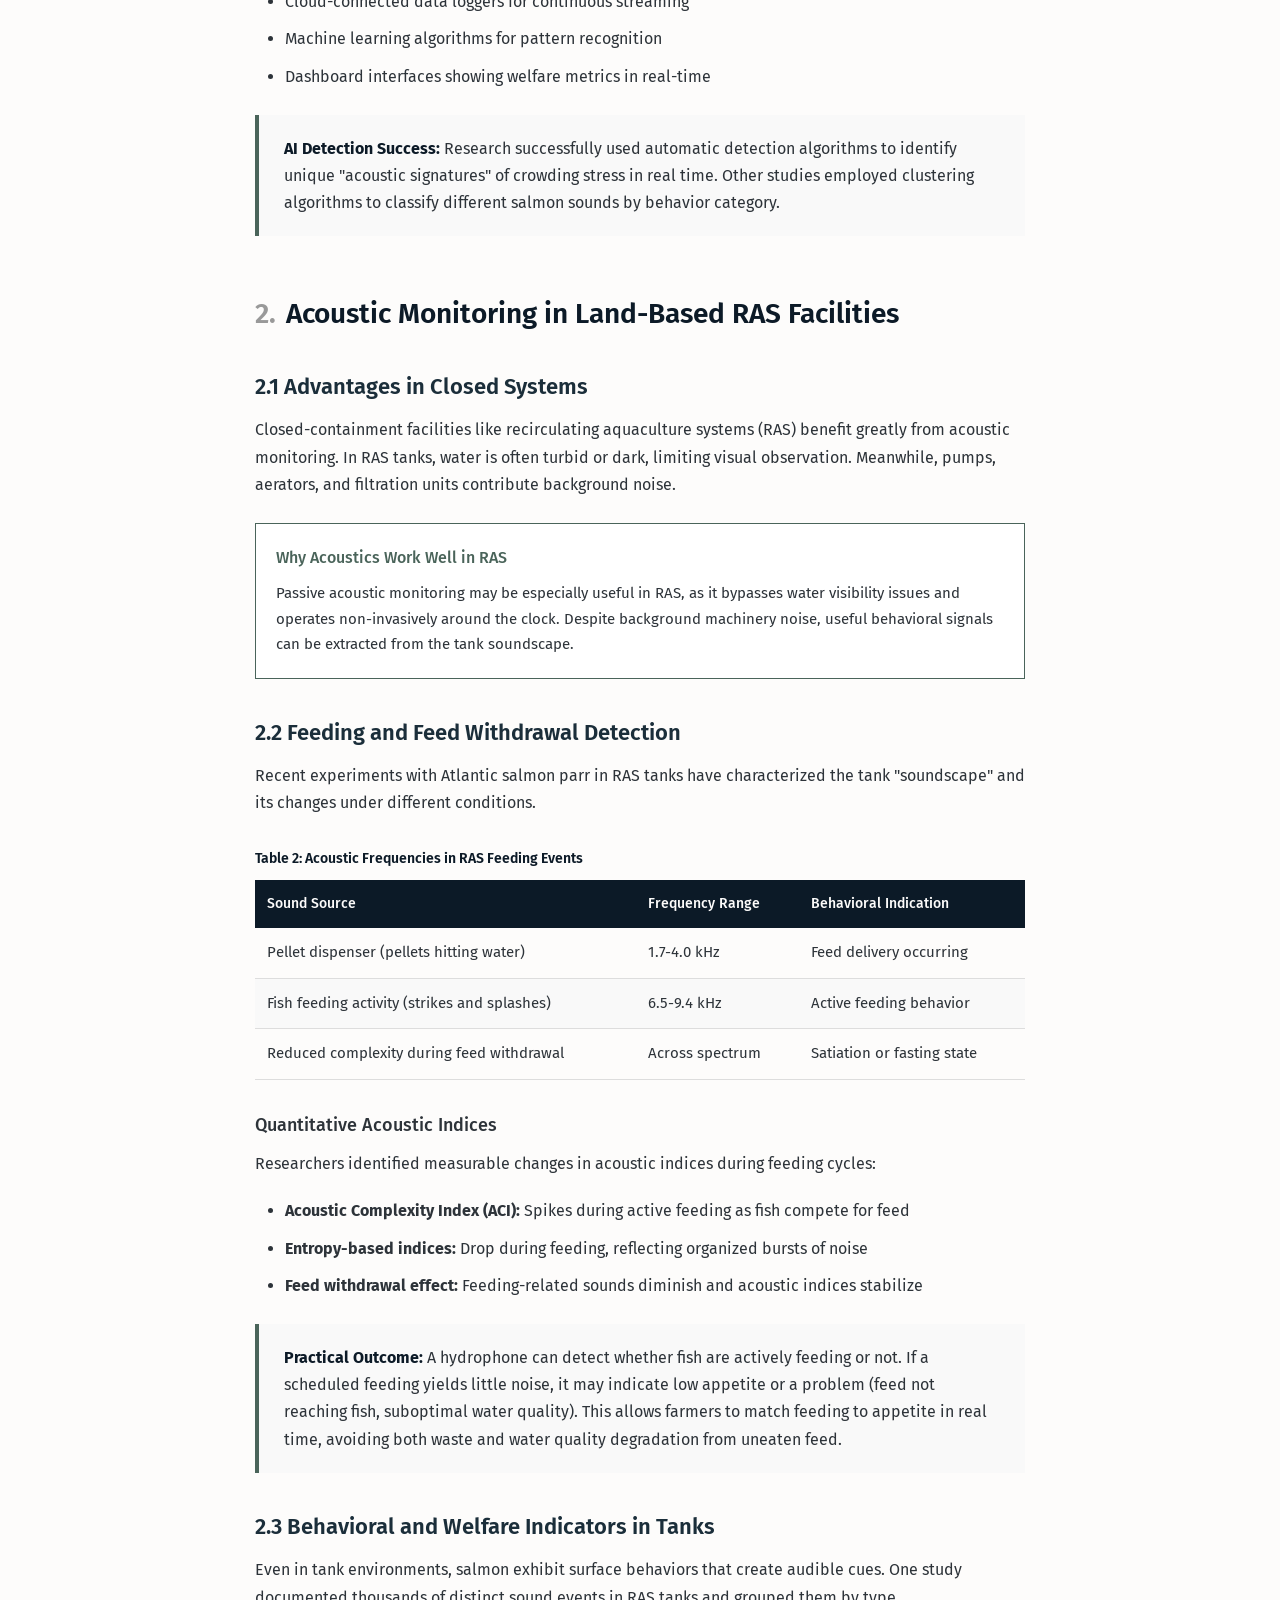
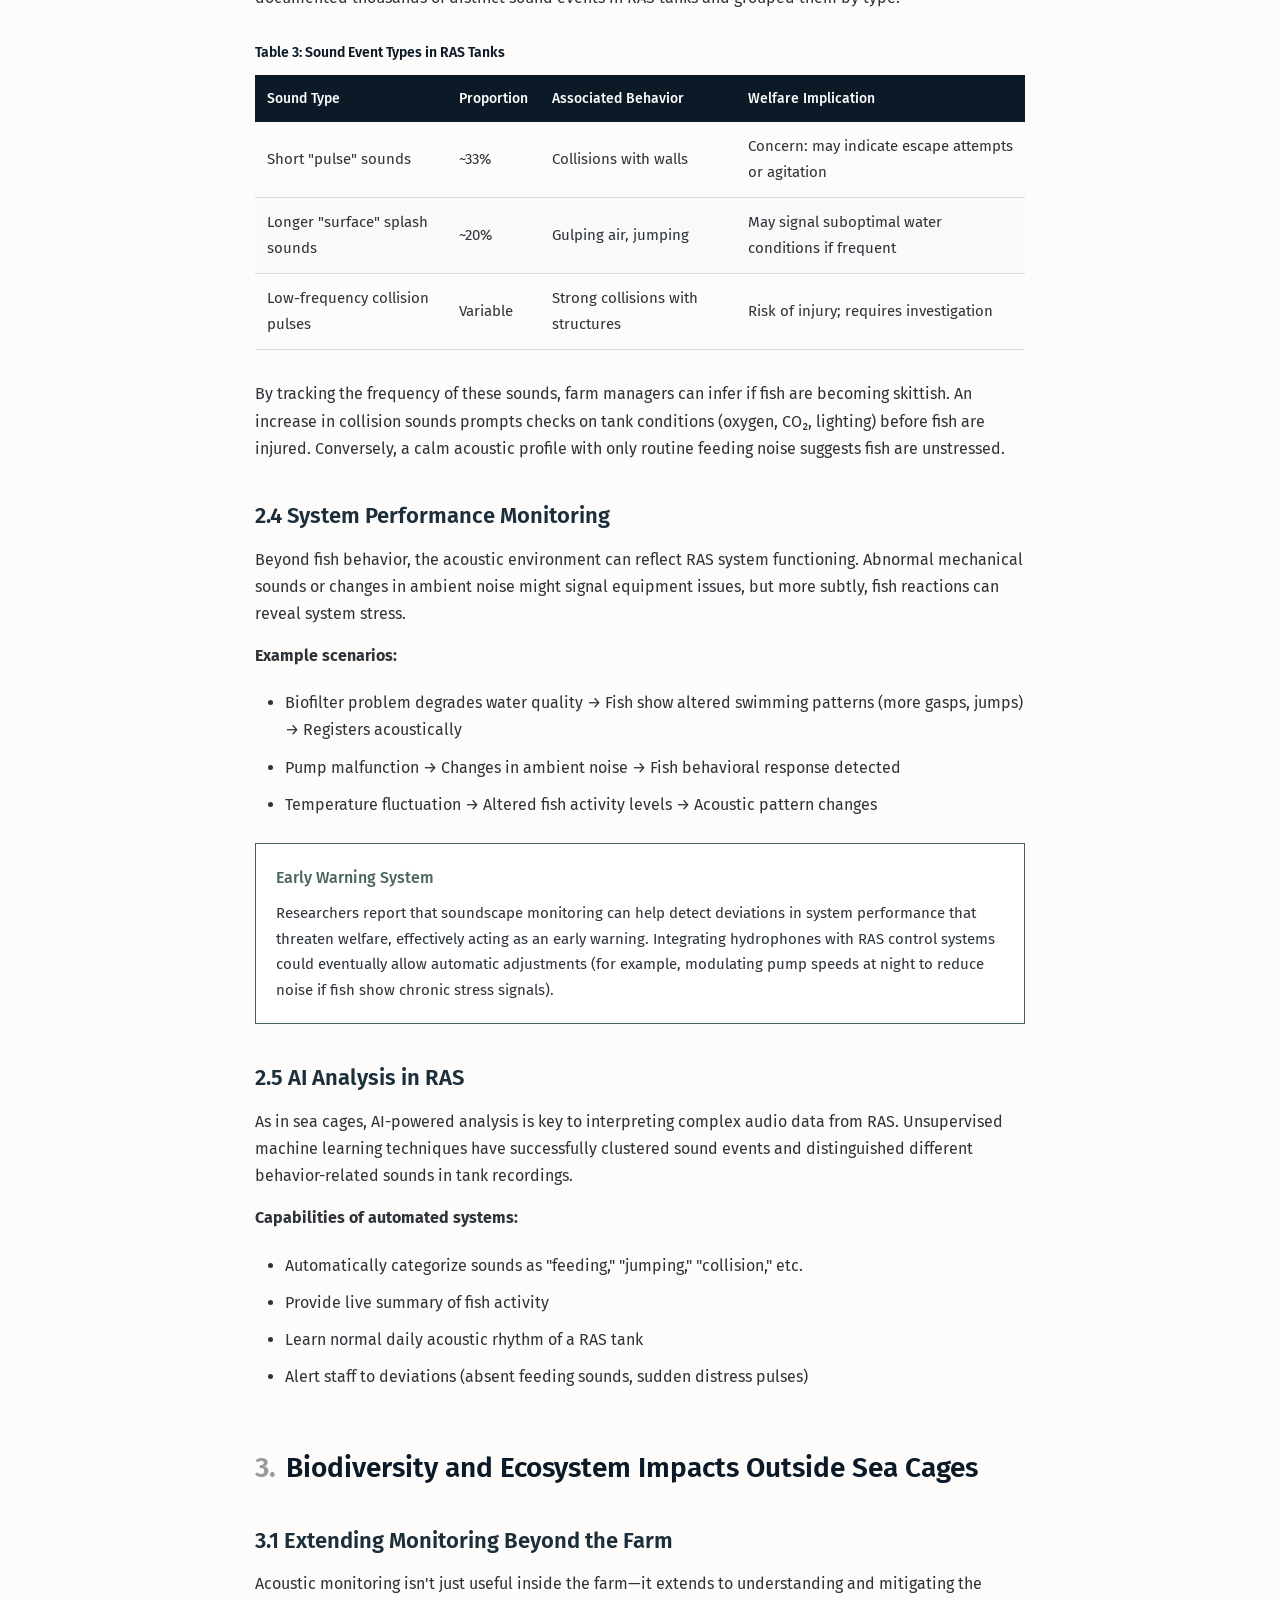
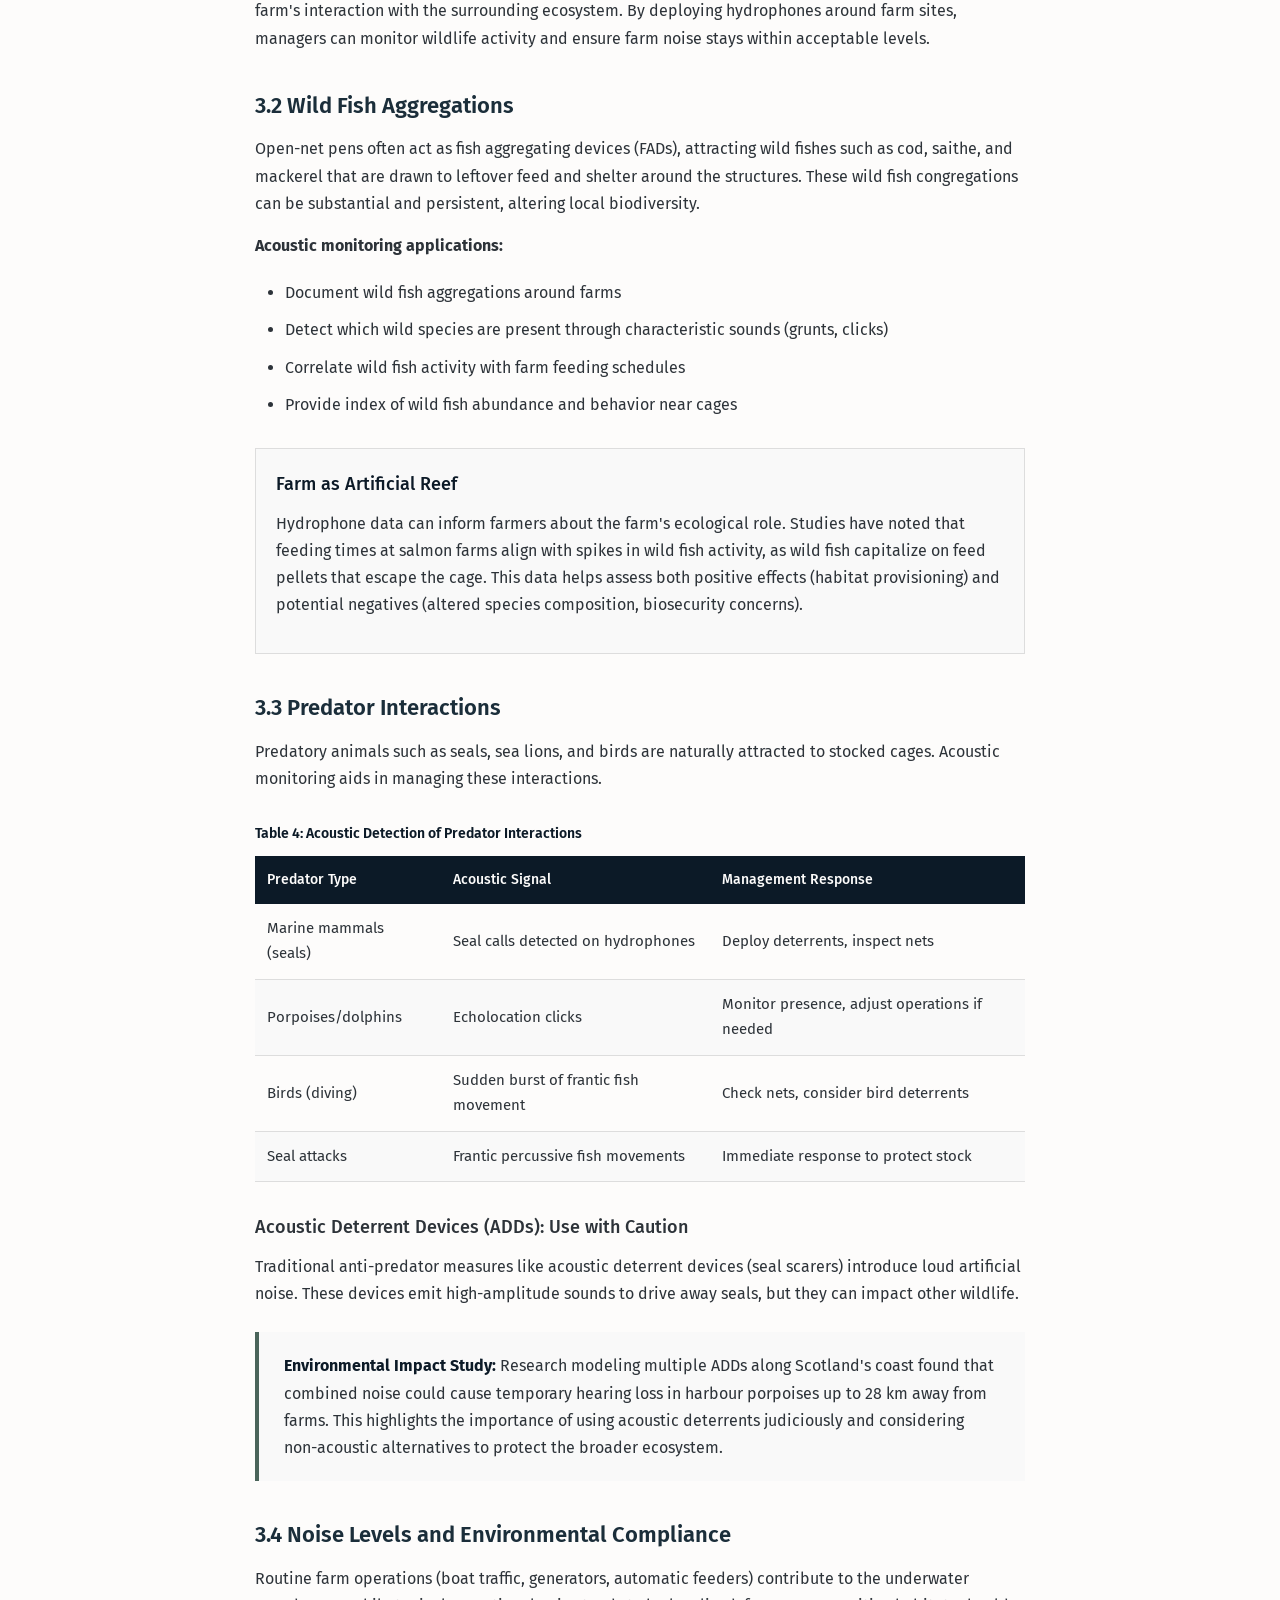
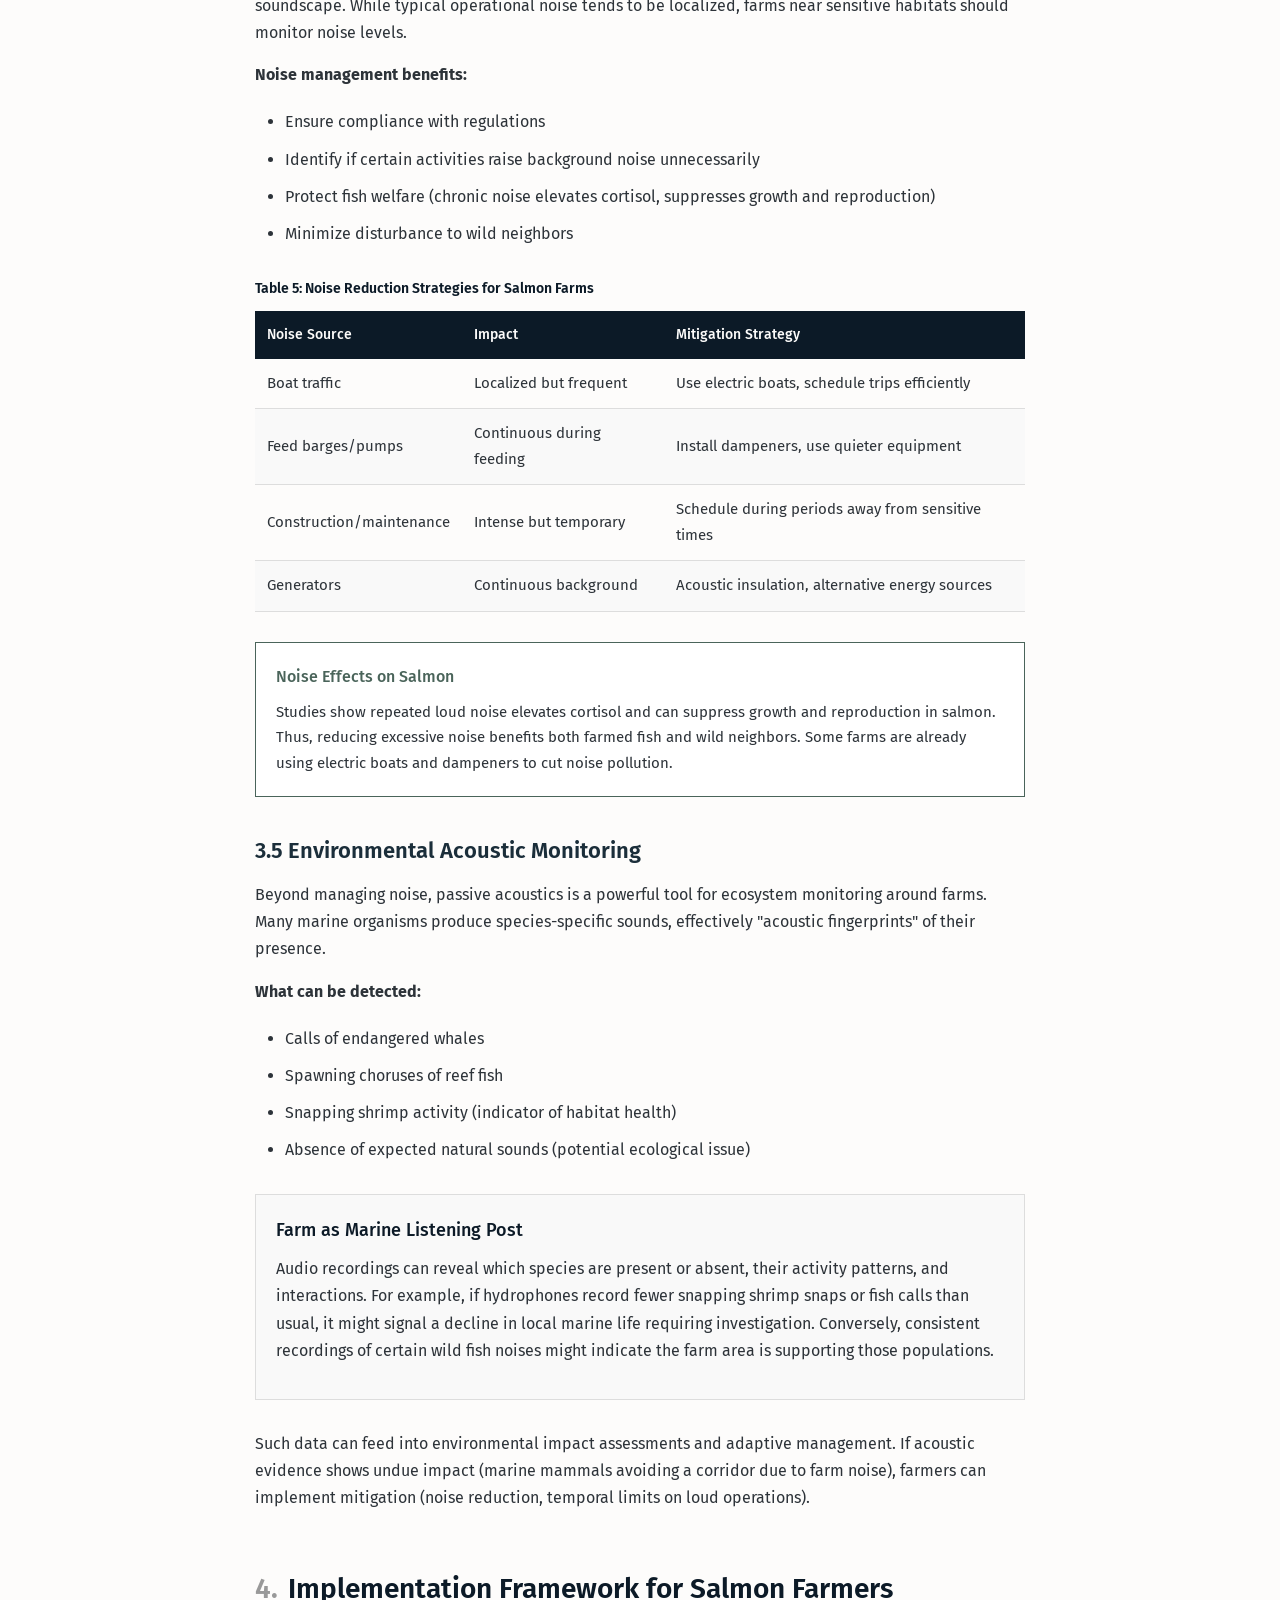
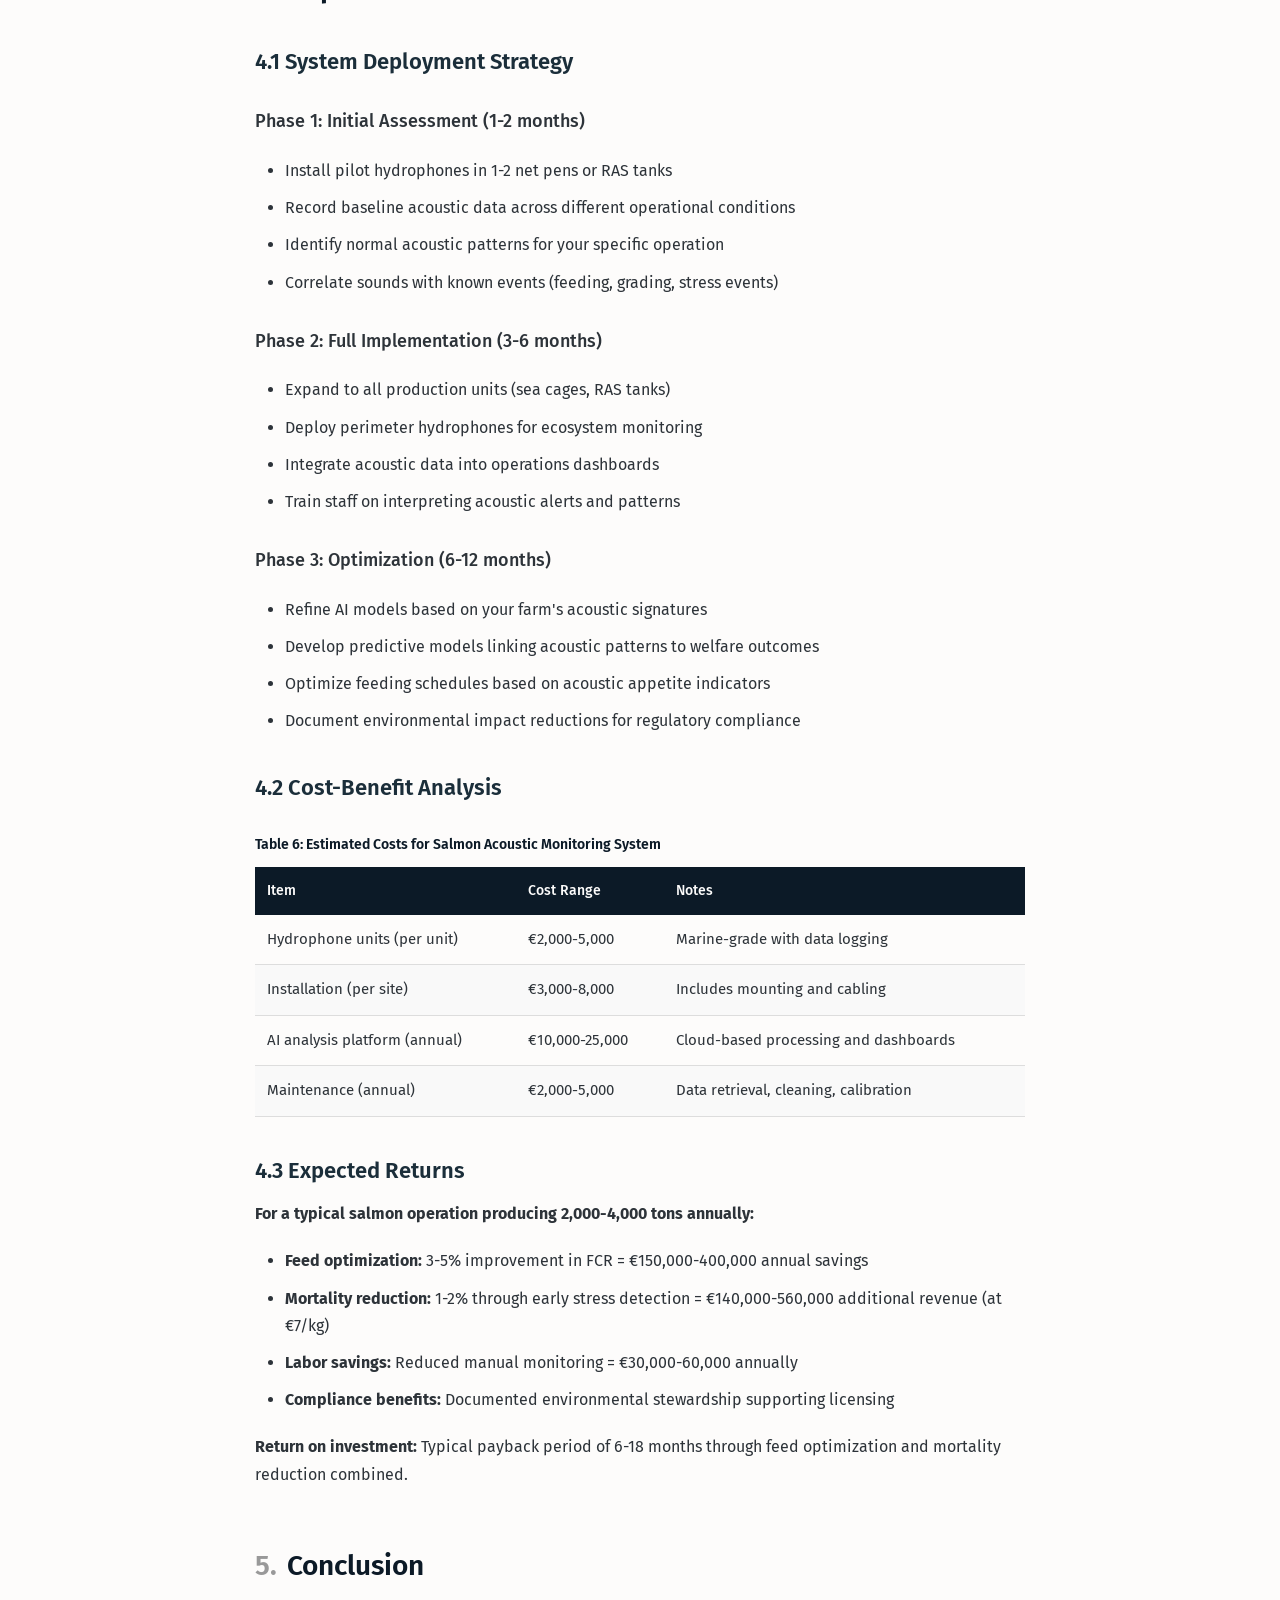
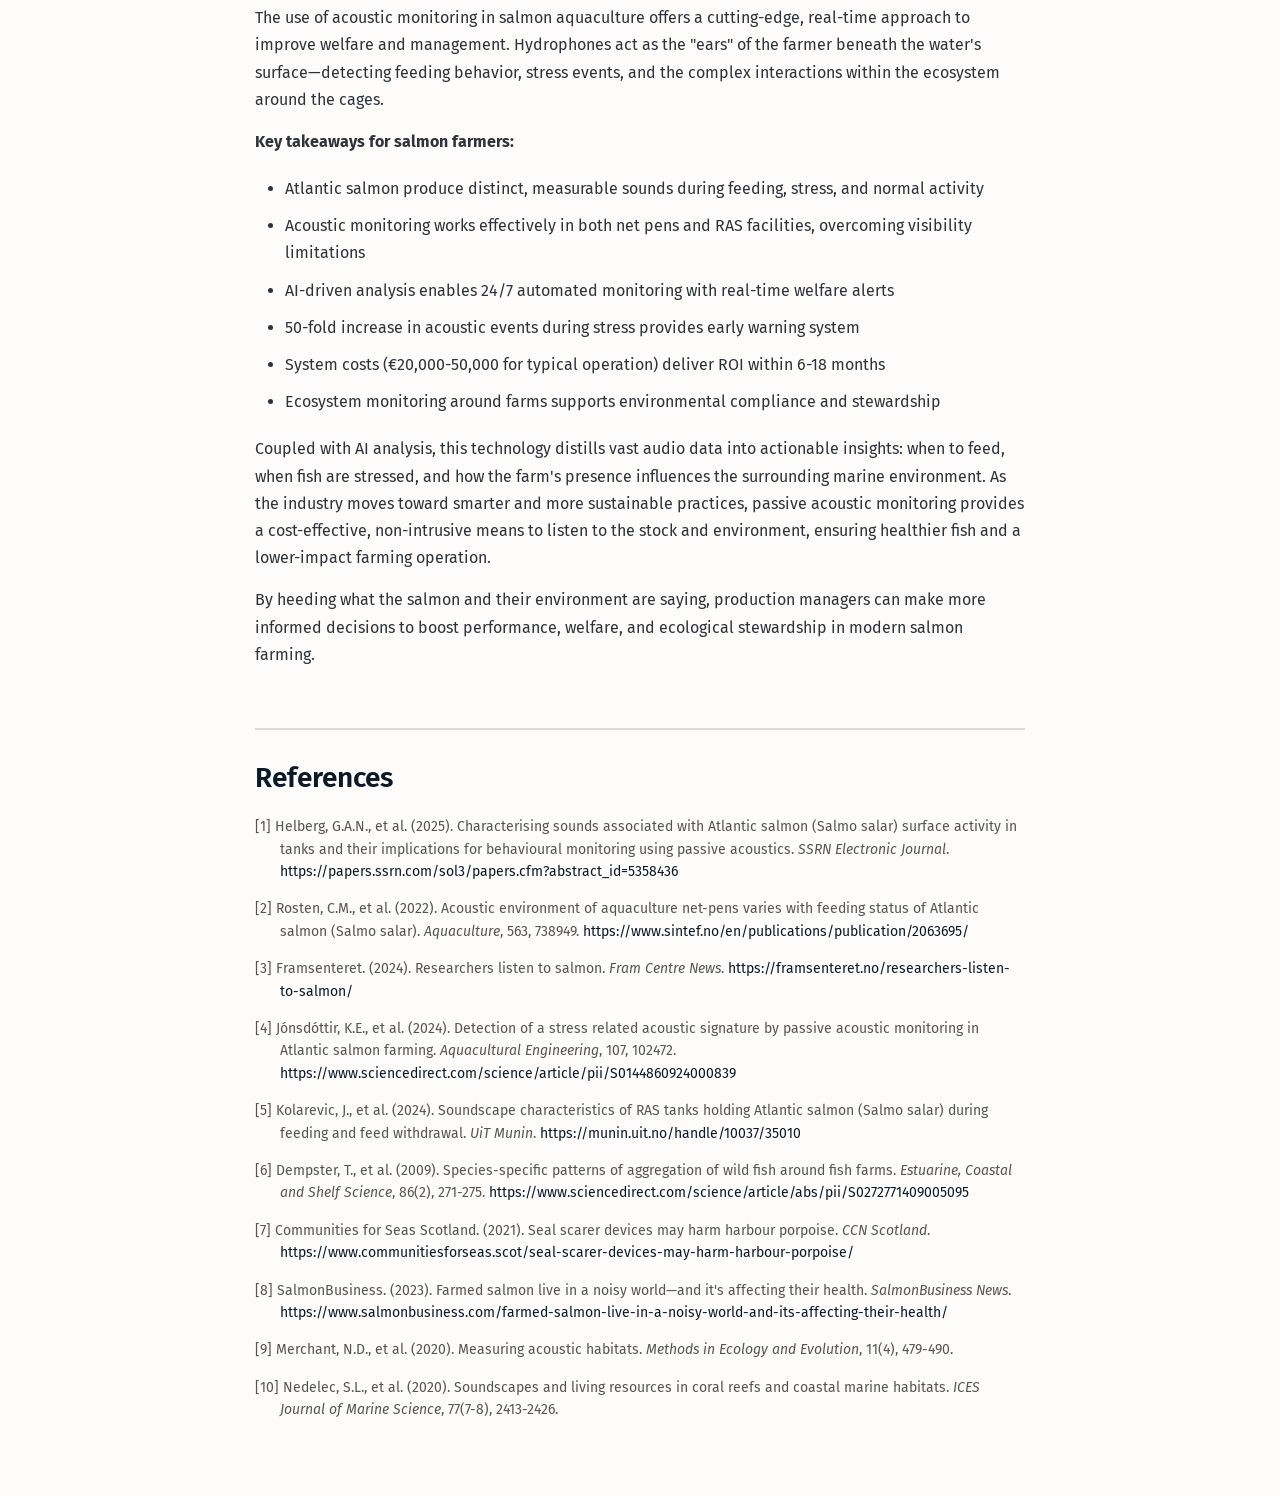
<file: Whitepapers/whitepaper-salmon-acoustics.html>
<!DOCTYPE html>
<html lang="en">
<head>
    <meta charset="UTF-8">
    <meta name="viewport" content="width=device-width, initial-scale=1.0">
    <title>Acoustic Monitoring and Salmon Welfare - Technical White Paper</title>
    
    <!-- Fonts -->
    <link rel="preconnect" href="https://fonts.googleapis.com">
    <link rel="preconnect" href="https://fonts.gstatic.com" crossorigin>
    <link href="https://fonts.googleapis.com/css2?family=Fira+Sans:wght@300;400;500;600&display=swap" rel="stylesheet">
    
    <style>
        * {
            margin: 0;
            padding: 0;
            box-sizing: border-box;
        }
        
        html {
            scroll-behavior: smooth;
        }
        
        body {
            font-family: 'Fira Sans', sans-serif;
            font-weight: 400;
            color: #2D3339;
            background-color: #FDFCFB;
            line-height: 1.7;
            max-width: 850px;
            margin: 0 auto;
            padding: 60px 40px;
        }
        
        /* Header */
        .header {
            border-bottom: 2px solid #0C1A27;
            padding-bottom: 30px;
            margin-bottom: 50px;
        }
        
        .document-type {
            font-size: 12px;
            font-weight: 600;
            color: #666;
            text-transform: uppercase;
            letter-spacing: 1px;
            margin-bottom: 15px;
        }
        
        h1 {
            font-size: 36px;
            font-weight: 600;
            color: #0C1A27;
            line-height: 1.2;
            margin-bottom: 20px;
        }
        
        .subtitle {
            font-size: 18px;
            color: #666;
            font-weight: 300;
            margin-bottom: 30px;
        }
        
        .meta {
            font-size: 14px;
            color: #999;
        }
        
        /* Executive Summary */
        .executive-summary {
            background: #f5f5f5;
            border-left: 4px solid #0C1A27;
            padding: 30px;
            margin: 40px 0;
        }
        
        .executive-summary h2 {
            font-size: 18px;
            font-weight: 600;
            color: #0C1A27;
            margin-bottom: 15px;
            text-transform: uppercase;
            letter-spacing: 0.5px;
        }
        
        .executive-summary p {
            font-size: 16px;
            line-height: 1.7;
            margin-bottom: 12px;
        }
        
        .executive-summary p:last-child {
            margin-bottom: 0;
        }
        
        /* Typography */
        h2 {
            font-size: 28px;
            font-weight: 600;
            color: #0C1A27;
            margin-top: 60px;
            margin-bottom: 20px;
            line-height: 1.3;
        }
        
        h3 {
            font-size: 22px;
            font-weight: 600;
            color: #1B2E3A;
            margin-top: 40px;
            margin-bottom: 15px;
            line-height: 1.3;
        }
        
        h4 {
            font-size: 18px;
            font-weight: 500;
            color: #2D3339;
            margin-top: 30px;
            margin-bottom: 10px;
        }
        
        p {
            font-size: 16px;
            line-height: 1.7;
            margin-bottom: 15px;
            color: #2D3339;
        }
        
        /* Lists */
        ul, ol {
            margin: 20px 0;
            padding-left: 30px;
        }
        
        li {
            font-size: 16px;
            line-height: 1.7;
            margin-bottom: 10px;
            color: #2D3339;
        }
        
        /* Tables */
        table {
            width: 100%;
            border-collapse: collapse;
            margin: 30px 0;
            font-size: 15px;
        }
        
        table caption {
            font-size: 14px;
            font-weight: 600;
            color: #0C1A27;
            text-align: left;
            margin-bottom: 10px;
            caption-side: top;
        }
        
        th {
            background: #0C1A27;
            color: #FDFCFB;
            padding: 12px;
            text-align: left;
            font-weight: 500;
            font-size: 14px;
        }
        
        td {
            padding: 12px;
            border-bottom: 1px solid #ddd;
        }
        
        tr:nth-child(even) {
            background: #f9f9f9;
        }
        
        /* Data boxes */
        .data-box {
            background: #f9f9f9;
            border: 1px solid #ddd;
            padding: 20px;
            margin: 30px 0;
        }
        
        .data-box h4 {
            margin-top: 0;
            color: #0C1A27;
        }
        
        /* References */
        .references {
            margin-top: 60px;
            padding-top: 30px;
            border-top: 2px solid #ddd;
        }
        
        .references h2 {
            margin-top: 0;
        }
        
        .reference {
            font-size: 14px;
            line-height: 1.6;
            color: #555;
            margin-bottom: 15px;
            padding-left: 25px;
            text-indent: -25px;
        }
        
        .reference a {
            color: #0C1A27;
            text-decoration: none;
        }
        
        .reference a:hover {
            text-decoration: underline;
        }
        
        /* Key findings box */
        .key-finding {
            border-left: 4px solid #4A645A;
            background: #f9f9f9;
            padding: 20px 25px;
            margin: 25px 0;
        }
        
        .key-finding strong {
            color: #0C1A27;
        }
        
        /* Section numbers */
        .section-number {
            color: #999;
            font-weight: 600;
            margin-right: 10px;
        }
        
        /* Evidence box */
        .evidence-box {
            background: #fff;
            border: 1px solid #4A645A;
            padding: 20px;
            margin: 25px 0;
        }
        
        .evidence-box h4 {
            margin-top: 0;
            color: #4A645A;
            font-size: 16px;
        }
        
        .evidence-box p {
            font-size: 15px;
            margin-bottom: 10px;
        }
        
        .evidence-box p:last-child {
            margin-bottom: 0;
        }
        
        /* Print styles */
        @media print {
            body {
                padding: 20px;
                max-width: 100%;
            }
            
            .executive-summary {
                page-break-inside: avoid;
            }
            
            table {
                page-break-inside: avoid;
            }
        }
        
        /* Mobile */
        @media (max-width: 768px) {
            body {
                padding: 30px 20px;
            }
            
            h1 {
                font-size: 28px;
            }
            
            h2 {
                font-size: 24px;
            }
            
            table {
                font-size: 13px;
            }
            
            th, td {
                padding: 8px;
            }
        }
    </style>
</head>
<body>
    
    <!-- Header -->
    <div class="header">
        <div class="document-type">Technical White Paper</div>
        <h1>Acoustic Monitoring and Salmon Welfare</h1>
        <div class="subtitle">Real-time behavioral monitoring in net pens, RAS facilities, and surrounding ecosystems</div>
        <div class="meta">UnheardHeard • 2025</div>
    </div>
    
    <!-- Executive Summary -->
    <div class="executive-summary">
        <h2>Executive Summary</h2>
        <p>Salmon farmers are increasingly using underwater acoustic monitoring (hydrophones) to assess fish behavior and welfare. Research shows that Atlantic salmon produce distinct sounds during activities like feeding, jumping, and stress responses.</p>
        <p>By "listening" to fish vocalizations and movement noises, farmers can gain real-time insights into hunger levels, aggression, stress, and environmental interactions. Advanced AI and machine learning algorithms can automatically classify these acoustic signals and detect anomalies, enabling proactive welfare management.</p>
        <p>This white paper outlines three key areas for applying acoustic monitoring in salmon aquaculture: (1) inside net pens, (2) in land-based recirculating systems, and (3) in the surrounding ecosystem.</p>
    </div>
    
    <!-- Main Content -->
    
    <h2><span class="section-number">1.</span>Monitoring Salmon Behavior Inside Net Pens (Sea Cages)</h2>
    
    <h3>1.1 Continuous Welfare Surveillance</h3>
    
    <p>Hydrophones deployed in sea cages can capture fish-generated sounds for continuous welfare monitoring. In open-net pens, passive acoustic monitoring provides a 24/7 window into fish behavior beneath the surface, even at night or in turbid waters.</p>
    
    <div class="evidence-box">
        <h4>Research Finding: Acoustic Signatures</h4>
        <p>Studies have found that Atlantic salmon noticeably alter the soundscape of a net pen. An empty pen is much quieter than one full of fish, and daily sound "fingerprints" change with the feeding schedule (Rosten et al., 2022). By comparing acoustic patterns over time, farm staff can infer the overall condition and activity of the stock.</p>
    </div>
    
    <h3>1.2 Feeding Activity Detection</h3>
    
    <p>During feeding times, salmon create a distinct acoustic signature. Pellets hitting the water and fish striking at feed generate broadband noise, with the acoustic fingerprint mirroring the fish's feeding status.</p>
    
    <table>
        <caption>Table 1: Acoustic Characteristics of Feeding Behavior</caption>
        <thead>
            <tr>
                <th>Feeding State</th>
                <th>Acoustic Pattern</th>
                <th>Management Action</th>
            </tr>
        </thead>
        <tbody>
            <tr>
                <td>Active feeding</td>
                <td>Louder, more complex soundscape</td>
                <td>Continue feeding until acoustic signature changes</td>
            </tr>
            <tr>
                <td>Satiation reached</td>
                <td>Soundscape quiets down</td>
                <td>Stop feeding to avoid waste and water quality issues</td>
            </tr>
            <tr>
                <td>Poor appetite</td>
                <td>Weak acoustic response during feeding</td>
                <td>Investigate water quality, health, or feed palatability</td>
            </tr>
        </tbody>
    </table>
    
    <p><strong>Practical application:</strong> Automated systems can detect when appetite declines and avoid overfeeding, improving feed conversion and reducing waste. In trials, hungry salmon produced different frequency sounds than full salmon, indicating that listening could gauge appetite levels.</p>
    
    <h3>1.3 Stress and Agitation Monitoring</h3>
    
    <p>Unusual spikes in underwater noise can signify that fish are distressed or excited. Research provides quantitative evidence of stress-related acoustic changes.</p>
    
    <div class="data-box">
        <h4>Stress Detection: Quantified Evidence</h4>
        <p><strong>Normal conditions:</strong> Approximately 20 acoustic events per 10 minutes</p>
        <p><strong>Crowding stress:</strong> Up to 1,000 acoustic events per 10 minutes</p>
        <p><strong>Magnitude:</strong> 50-fold increase in sound production during stress</p>
        <p><strong>Correlation:</strong> Elevated heart rates and frantic movement confirmed through telemetry</p>
    </div>
    
    <div class="evidence-box">
        <h4>Study: Stress-Related Acoustic Signature (Jónsdóttir et al., 2024)</h4>
        <p>A recent study monitored salmon during a crowding procedure (when fish are confined for transfer) and detected an extreme surge in acoustic event rates. This 50-fold increase correlated with elevated heart rates and frantic movement, confirming that stressful events trigger audible commotion.</p>
    </div>
    
    <p>Sudden disturbances (predator presence, human activity) can lead to frantic swimming, jumping, or collisions with the cage, all creating characteristic sounds. Monitoring these acoustic bursts gives farmers early warning of acute stress or crowding-related welfare risks.</p>
    
    <h3>1.4 Detection of Anomalous Behavior</h3>
    
    <p>Atlantic salmon are generally social schoolers with less vocal aggression than some species, but intense chasing or panicked schooling can be picked up acoustically.</p>
    
    <p><strong>Catalogued acoustic events include:</strong></p>
    <ul>
        <li>Low-frequency "pulse" sounds associated with fast collisions (fish bumping into nets or tank walls)</li>
        <li>Large jump sounds when fish breach the surface</li>
        <li>Impact sounds indicating potential injury risk or exhaustion</li>
    </ul>
    
    <p>An unusual frequency or pattern of these sounds may indicate bullying, panic, or suboptimal conditions. By establishing a baseline sound profile for calm, healthy fish, AI-driven algorithms can flag deviations.</p>
    
    <h3>1.5 Technology Implementation</h3>
    
    <p>The advantage of hydrophone monitoring in net pens is that it covers the entire population continuously, overcoming challenges of observing fish in large, opaque environments.</p>
    
    <p><strong>System components:</strong></p>
    <ul>
        <li>Multiple underwater microphones distributed throughout the pen</li>
        <li>Cloud-connected data loggers for continuous streaming</li>
        <li>Machine learning algorithms for pattern recognition</li>
        <li>Dashboard interfaces showing welfare metrics in real-time</li>
    </ul>
    
    <div class="key-finding">
        <strong>AI Detection Success:</strong> Research successfully used automatic detection algorithms to identify unique "acoustic signatures" of crowding stress in real time. Other studies employed clustering algorithms to classify different salmon sounds by behavior category.
    </div>
    
    <h2><span class="section-number">2.</span>Acoustic Monitoring in Land-Based RAS Facilities</h2>
    
    <h3>2.1 Advantages in Closed Systems</h3>
    
    <p>Closed-containment facilities like recirculating aquaculture systems (RAS) benefit greatly from acoustic monitoring. In RAS tanks, water is often turbid or dark, limiting visual observation. Meanwhile, pumps, aerators, and filtration units contribute background noise.</p>
    
    <div class="evidence-box">
        <h4>Why Acoustics Work Well in RAS</h4>
        <p>Passive acoustic monitoring may be especially useful in RAS, as it bypasses water visibility issues and operates non-invasively around the clock. Despite background machinery noise, useful behavioral signals can be extracted from the tank soundscape.</p>
    </div>
    
    <h3>2.2 Feeding and Feed Withdrawal Detection</h3>
    
    <p>Recent experiments with Atlantic salmon parr in RAS tanks have characterized the tank "soundscape" and its changes under different conditions.</p>
    
    <table>
        <caption>Table 2: Acoustic Frequencies in RAS Feeding Events</caption>
        <thead>
            <tr>
                <th>Sound Source</th>
                <th>Frequency Range</th>
                <th>Behavioral Indication</th>
            </tr>
        </thead>
        <tbody>
            <tr>
                <td>Pellet dispenser (pellets hitting water)</td>
                <td>1.7-4.0 kHz</td>
                <td>Feed delivery occurring</td>
            </tr>
            <tr>
                <td>Fish feeding activity (strikes and splashes)</td>
                <td>6.5-9.4 kHz</td>
                <td>Active feeding behavior</td>
            </tr>
            <tr>
                <td>Reduced complexity during feed withdrawal</td>
                <td>Across spectrum</td>
                <td>Satiation or fasting state</td>
            </tr>
        </tbody>
    </table>
    
    <h4>Quantitative Acoustic Indices</h4>
    
    <p>Researchers identified measurable changes in acoustic indices during feeding cycles:</p>
    
    <ul>
        <li><strong>Acoustic Complexity Index (ACI):</strong> Spikes during active feeding as fish compete for feed</li>
        <li><strong>Entropy-based indices:</strong> Drop during feeding, reflecting organized bursts of noise</li>
        <li><strong>Feed withdrawal effect:</strong> Feeding-related sounds diminish and acoustic indices stabilize</li>
    </ul>
    
    <div class="key-finding">
        <strong>Practical Outcome:</strong> A hydrophone can detect whether fish are actively feeding or not. If a scheduled feeding yields little noise, it may indicate low appetite or a problem (feed not reaching fish, suboptimal water quality). This allows farmers to match feeding to appetite in real time, avoiding both waste and water quality degradation from uneaten feed.
    </div>
    
    <h3>2.3 Behavioral and Welfare Indicators in Tanks</h3>
    
    <p>Even in tank environments, salmon exhibit surface behaviors that create audible cues. One study documented thousands of distinct sound events in RAS tanks and grouped them by type.</p>
    
    <table>
        <caption>Table 3: Sound Event Types in RAS Tanks</caption>
        <thead>
            <tr>
                <th>Sound Type</th>
                <th>Proportion</th>
                <th>Associated Behavior</th>
                <th>Welfare Implication</th>
            </tr>
        </thead>
        <tbody>
            <tr>
                <td>Short "pulse" sounds</td>
                <td>~33%</td>
                <td>Collisions with walls</td>
                <td>Concern: may indicate escape attempts or agitation</td>
            </tr>
            <tr>
                <td>Longer "surface" splash sounds</td>
                <td>~20%</td>
                <td>Gulping air, jumping</td>
                <td>May signal suboptimal water conditions if frequent</td>
            </tr>
            <tr>
                <td>Low-frequency collision pulses</td>
                <td>Variable</td>
                <td>Strong collisions with structures</td>
                <td>Risk of injury; requires investigation</td>
            </tr>
        </tbody>
    </table>
    
    <p>By tracking the frequency of these sounds, farm managers can infer if fish are becoming skittish. An increase in collision sounds prompts checks on tank conditions (oxygen, CO₂, lighting) before fish are injured. Conversely, a calm acoustic profile with only routine feeding noise suggests fish are unstressed.</p>
    
    <h3>2.4 System Performance Monitoring</h3>
    
    <p>Beyond fish behavior, the acoustic environment can reflect RAS system functioning. Abnormal mechanical sounds or changes in ambient noise might signal equipment issues, but more subtly, fish reactions can reveal system stress.</p>
    
    <p><strong>Example scenarios:</strong></p>
    <ul>
        <li>Biofilter problem degrades water quality → Fish show altered swimming patterns (more gasps, jumps) → Registers acoustically</li>
        <li>Pump malfunction → Changes in ambient noise → Fish behavioral response detected</li>
        <li>Temperature fluctuation → Altered fish activity levels → Acoustic pattern changes</li>
    </ul>
    
    <div class="evidence-box">
        <h4>Early Warning System</h4>
        <p>Researchers report that soundscape monitoring can help detect deviations in system performance that threaten welfare, effectively acting as an early warning. Integrating hydrophones with RAS control systems could eventually allow automatic adjustments (for example, modulating pump speeds at night to reduce noise if fish show chronic stress signals).</p>
    </div>
    
    <h3>2.5 AI Analysis in RAS</h3>
    
    <p>As in sea cages, AI-powered analysis is key to interpreting complex audio data from RAS. Unsupervised machine learning techniques have successfully clustered sound events and distinguished different behavior-related sounds in tank recordings.</p>
    
    <p><strong>Capabilities of automated systems:</strong></p>
    <ul>
        <li>Automatically categorize sounds as "feeding," "jumping," "collision," etc.</li>
        <li>Provide live summary of fish activity</li>
        <li>Learn normal daily acoustic rhythm of a RAS tank</li>
        <li>Alert staff to deviations (absent feeding sounds, sudden distress pulses)</li>
    </ul>
    
    <h2><span class="section-number">3.</span>Biodiversity and Ecosystem Impacts Outside Sea Cages</h2>
    
    <h3>3.1 Extending Monitoring Beyond the Farm</h3>
    
    <p>Acoustic monitoring isn't just useful inside the farm—it extends to understanding and mitigating the farm's interaction with the surrounding ecosystem. By deploying hydrophones around farm sites, managers can monitor wildlife activity and ensure farm noise stays within acceptable levels.</p>
    
    <h3>3.2 Wild Fish Aggregations</h3>
    
    <p>Open-net pens often act as fish aggregating devices (FADs), attracting wild fishes such as cod, saithe, and mackerel that are drawn to leftover feed and shelter around the structures. These wild fish congregations can be substantial and persistent, altering local biodiversity.</p>
    
    <p><strong>Acoustic monitoring applications:</strong></p>
    <ul>
        <li>Document wild fish aggregations around farms</li>
        <li>Detect which wild species are present through characteristic sounds (grunts, clicks)</li>
        <li>Correlate wild fish activity with farm feeding schedules</li>
        <li>Provide index of wild fish abundance and behavior near cages</li>
    </ul>
    
    <div class="data-box">
        <h4>Farm as Artificial Reef</h4>
        <p>Hydrophone data can inform farmers about the farm's ecological role. Studies have noted that feeding times at salmon farms align with spikes in wild fish activity, as wild fish capitalize on feed pellets that escape the cage. This data helps assess both positive effects (habitat provisioning) and potential negatives (altered species composition, biosecurity concerns).</p>
    </div>
    
    <h3>3.3 Predator Interactions</h3>
    
    <p>Predatory animals such as seals, sea lions, and birds are naturally attracted to stocked cages. Acoustic monitoring aids in managing these interactions.</p>
    
    <table>
        <caption>Table 4: Acoustic Detection of Predator Interactions</caption>
        <thead>
            <tr>
                <th>Predator Type</th>
                <th>Acoustic Signal</th>
                <th>Management Response</th>
            </tr>
        </thead>
        <tbody>
            <tr>
                <td>Marine mammals (seals)</td>
                <td>Seal calls detected on hydrophones</td>
                <td>Deploy deterrents, inspect nets</td>
            </tr>
            <tr>
                <td>Porpoises/dolphins</td>
                <td>Echolocation clicks</td>
                <td>Monitor presence, adjust operations if needed</td>
            </tr>
            <tr>
                <td>Birds (diving)</td>
                <td>Sudden burst of frantic fish movement</td>
                <td>Check nets, consider bird deterrents</td>
            </tr>
            <tr>
                <td>Seal attacks</td>
                <td>Frantic percussive fish movements</td>
                <td>Immediate response to protect stock</td>
            </tr>
        </tbody>
    </table>
    
    <h4>Acoustic Deterrent Devices (ADDs): Use with Caution</h4>
    
    <p>Traditional anti-predator measures like acoustic deterrent devices (seal scarers) introduce loud artificial noise. These devices emit high-amplitude sounds to drive away seals, but they can impact other wildlife.</p>
    
    <div class="key-finding">
        <strong>Environmental Impact Study:</strong> Research modeling multiple ADDs along Scotland's coast found that combined noise could cause temporary hearing loss in harbour porpoises up to 28 km away from farms. This highlights the importance of using acoustic deterrents judiciously and considering non-acoustic alternatives to protect the broader ecosystem.
    </div>
    
    <h3>3.4 Noise Levels and Environmental Compliance</h3>
    
    <p>Routine farm operations (boat traffic, generators, automatic feeders) contribute to the underwater soundscape. While typical operational noise tends to be localized, farms near sensitive habitats should monitor noise levels.</p>
    
    <p><strong>Noise management benefits:</strong></p>
    <ul>
        <li>Ensure compliance with regulations</li>
        <li>Identify if certain activities raise background noise unnecessarily</li>
        <li>Protect fish welfare (chronic noise elevates cortisol, suppresses growth and reproduction)</li>
        <li>Minimize disturbance to wild neighbors</li>
    </ul>
    
    <table>
        <caption>Table 5: Noise Reduction Strategies for Salmon Farms</caption>
        <thead>
            <tr>
                <th>Noise Source</th>
                <th>Impact</th>
                <th>Mitigation Strategy</th>
            </tr>
        </thead>
        <tbody>
            <tr>
                <td>Boat traffic</td>
                <td>Localized but frequent</td>
                <td>Use electric boats, schedule trips efficiently</td>
            </tr>
            <tr>
                <td>Feed barges/pumps</td>
                <td>Continuous during feeding</td>
                <td>Install dampeners, use quieter equipment</td>
            </tr>
            <tr>
                <td>Construction/maintenance</td>
                <td>Intense but temporary</td>
                <td>Schedule during periods away from sensitive times</td>
            </tr>
            <tr>
                <td>Generators</td>
                <td>Continuous background</td>
                <td>Acoustic insulation, alternative energy sources</td>
            </tr>
        </tbody>
    </table>
    
    <div class="evidence-box">
        <h4>Noise Effects on Salmon</h4>
        <p>Studies show repeated loud noise elevates cortisol and can suppress growth and reproduction in salmon. Thus, reducing excessive noise benefits both farmed fish and wild neighbors. Some farms are already using electric boats and dampeners to cut noise pollution.</p>
    </div>
    
    <h3>3.5 Environmental Acoustic Monitoring</h3>
    
    <p>Beyond managing noise, passive acoustics is a powerful tool for ecosystem monitoring around farms. Many marine organisms produce species-specific sounds, effectively "acoustic fingerprints" of their presence.</p>
    
    <p><strong>What can be detected:</strong></p>
    <ul>
        <li>Calls of endangered whales</li>
        <li>Spawning choruses of reef fish</li>
        <li>Snapping shrimp activity (indicator of habitat health)</li>
        <li>Absence of expected natural sounds (potential ecological issue)</li>
    </ul>
    
    <div class="data-box">
        <h4>Farm as Marine Listening Post</h4>
        <p>Audio recordings can reveal which species are present or absent, their activity patterns, and interactions. For example, if hydrophones record fewer snapping shrimp snaps or fish calls than usual, it might signal a decline in local marine life requiring investigation. Conversely, consistent recordings of certain wild fish noises might indicate the farm area is supporting those populations.</p>
    </div>
    
    <p>Such data can feed into environmental impact assessments and adaptive management. If acoustic evidence shows undue impact (marine mammals avoiding a corridor due to farm noise), farmers can implement mitigation (noise reduction, temporal limits on loud operations).</p>
    
    <h2><span class="section-number">4.</span>Implementation Framework for Salmon Farmers</h2>
    
    <h3>4.1 System Deployment Strategy</h3>
    
    <h4>Phase 1: Initial Assessment (1-2 months)</h4>
    <ul>
        <li>Install pilot hydrophones in 1-2 net pens or RAS tanks</li>
        <li>Record baseline acoustic data across different operational conditions</li>
        <li>Identify normal acoustic patterns for your specific operation</li>
        <li>Correlate sounds with known events (feeding, grading, stress events)</li>
    </ul>
    
    <h4>Phase 2: Full Implementation (3-6 months)</h4>
    <ul>
        <li>Expand to all production units (sea cages, RAS tanks)</li>
        <li>Deploy perimeter hydrophones for ecosystem monitoring</li>
        <li>Integrate acoustic data into operations dashboards</li>
        <li>Train staff on interpreting acoustic alerts and patterns</li>
    </ul>
    
    <h4>Phase 3: Optimization (6-12 months)</h4>
    <ul>
        <li>Refine AI models based on your farm's acoustic signatures</li>
        <li>Develop predictive models linking acoustic patterns to welfare outcomes</li>
        <li>Optimize feeding schedules based on acoustic appetite indicators</li>
        <li>Document environmental impact reductions for regulatory compliance</li>
    </ul>
    
    <h3>4.2 Cost-Benefit Analysis</h3>
    
    <table>
        <caption>Table 6: Estimated Costs for Salmon Acoustic Monitoring System</caption>
        <thead>
            <tr>
                <th>Item</th>
                <th>Cost Range</th>
                <th>Notes</th>
            </tr>
        </thead>
        <tbody>
            <tr>
                <td>Hydrophone units (per unit)</td>
                <td>€2,000-5,000</td>
                <td>Marine-grade with data logging</td>
            </tr>
            <tr>
                <td>Installation (per site)</td>
                <td>€3,000-8,000</td>
                <td>Includes mounting and cabling</td>
            </tr>
            <tr>
                <td>AI analysis platform (annual)</td>
                <td>€10,000-25,000</td>
                <td>Cloud-based processing and dashboards</td>
            </tr>
            <tr>
                <td>Maintenance (annual)</td>
                <td>€2,000-5,000</td>
                <td>Data retrieval, cleaning, calibration</td>
            </tr>
        </tbody>
    </table>
    
    <h3>4.3 Expected Returns</h3>
    
    <p><strong>For a typical salmon operation producing 2,000-4,000 tons annually:</strong></p>
    
    <ul>
        <li><strong>Feed optimization:</strong> 3-5% improvement in FCR = €150,000-400,000 annual savings</li>
        <li><strong>Mortality reduction:</strong> 1-2% through early stress detection = €140,000-560,000 additional revenue (at €7/kg)</li>
        <li><strong>Labor savings:</strong> Reduced manual monitoring = €30,000-60,000 annually</li>
        <li><strong>Compliance benefits:</strong> Documented environmental stewardship supporting licensing</li>
    </ul>
    
    <p><strong>Return on investment:</strong> Typical payback period of 6-18 months through feed optimization and mortality reduction combined.</p>
    
    <h2><span class="section-number">5.</span>Conclusion</h2>
    
    <p>The use of acoustic monitoring in salmon aquaculture offers a cutting-edge, real-time approach to improve welfare and management. Hydrophones act as the "ears" of the farmer beneath the water's surface—detecting feeding behavior, stress events, and the complex interactions within the ecosystem around the cages.</p>
    
    <p><strong>Key takeaways for salmon farmers:</strong></p>
    
    <ul>
        <li>Atlantic salmon produce distinct, measurable sounds during feeding, stress, and normal activity</li>
        <li>Acoustic monitoring works effectively in both net pens and RAS facilities, overcoming visibility limitations</li>
        <li>AI-driven analysis enables 24/7 automated monitoring with real-time welfare alerts</li>
        <li>50-fold increase in acoustic events during stress provides early warning system</li>
        <li>System costs (€20,000-50,000 for typical operation) deliver ROI within 6-18 months</li>
        <li>Ecosystem monitoring around farms supports environmental compliance and stewardship</li>
    </ul>
    
    <p>Coupled with AI analysis, this technology distills vast audio data into actionable insights: when to feed, when fish are stressed, and how the farm's presence influences the surrounding marine environment. As the industry moves toward smarter and more sustainable practices, passive acoustic monitoring provides a cost-effective, non-intrusive means to listen to the stock and environment, ensuring healthier fish and a lower-impact farming operation.</p>
    
    <p>By heeding what the salmon and their environment are saying, production managers can make more informed decisions to boost performance, welfare, and ecological stewardship in modern salmon farming.</p>
    
    <!-- References -->
    <div class="references">
        <h2>References</h2>
        
        <div class="reference">[1] Helberg, G.A.N., et al. (2025). Characterising sounds associated with Atlantic salmon (Salmo salar) surface activity in tanks and their implications for behavioural monitoring using passive acoustics. <em>SSRN Electronic Journal</em>. <a href="https://papers.ssrn.com/sol3/papers.cfm?abstract_id=5358436" target="_blank">https://papers.ssrn.com/sol3/papers.cfm?abstract_id=5358436</a></div>
        
        <div class="reference">[2] Rosten, C.M., et al. (2022). Acoustic environment of aquaculture net-pens varies with feeding status of Atlantic salmon (Salmo salar). <em>Aquaculture</em>, 563, 738949. <a href="https://www.sintef.no/en/publications/publication/2063695/" target="_blank">https://www.sintef.no/en/publications/publication/2063695/</a></div>
        
        <div class="reference">[3] Framsenteret. (2024). Researchers listen to salmon. <em>Fram Centre News</em>. <a href="https://framsenteret.no/researchers-listen-to-salmon/" target="_blank">https://framsenteret.no/researchers-listen-to-salmon/</a></div>
        
        <div class="reference">[4] Jónsdóttir, K.E., et al. (2024). Detection of a stress related acoustic signature by passive acoustic monitoring in Atlantic salmon farming. <em>Aquacultural Engineering</em>, 107, 102472. <a href="https://www.sciencedirect.com/science/article/pii/S0144860924000839" target="_blank">https://www.sciencedirect.com/science/article/pii/S0144860924000839</a></div>
        
        <div class="reference">[5] Kolarevic, J., et al. (2024). Soundscape characteristics of RAS tanks holding Atlantic salmon (Salmo salar) during feeding and feed withdrawal. <em>UiT Munin</em>. <a href="https://munin.uit.no/handle/10037/35010" target="_blank">https://munin.uit.no/handle/10037/35010</a></div>
        
        <div class="reference">[6] Dempster, T., et al. (2009). Species-specific patterns of aggregation of wild fish around fish farms. <em>Estuarine, Coastal and Shelf Science</em>, 86(2), 271-275. <a href="https://www.sciencedirect.com/science/article/abs/pii/S0272771409005095" target="_blank">https://www.sciencedirect.com/science/article/abs/pii/S0272771409005095</a></div>
        
        <div class="reference">[7] Communities for Seas Scotland. (2021). Seal scarer devices may harm harbour porpoise. <em>CCN Scotland</em>. <a href="https://www.communitiesforseas.scot/seal-scarer-devices-may-harm-harbour-porpoise/" target="_blank">https://www.communitiesforseas.scot/seal-scarer-devices-may-harm-harbour-porpoise/</a></div>
        
        <div class="reference">[8] SalmonBusiness. (2023). Farmed salmon live in a noisy world—and it's affecting their health. <em>SalmonBusiness News</em>. <a href="https://www.salmonbusiness.com/farmed-salmon-live-in-a-noisy-world-and-its-affecting-their-health/" target="_blank">https://www.salmonbusiness.com/farmed-salmon-live-in-a-noisy-world-and-its-affecting-their-health/</a></div>
        
        <div class="reference">[9] Merchant, N.D., et al. (2020). Measuring acoustic habitats. <em>Methods in Ecology and Evolution</em>, 11(4), 479-490.</div>
        
        <div class="reference">[10] Nedelec, S.L., et al. (2020). Soundscapes and living resources in coral reefs and coastal marine habitats. <em>ICES Journal of Marine Science</em>, 77(7-8), 2413-2426.</div>
    </div>
    
</body>
</html>
</file>
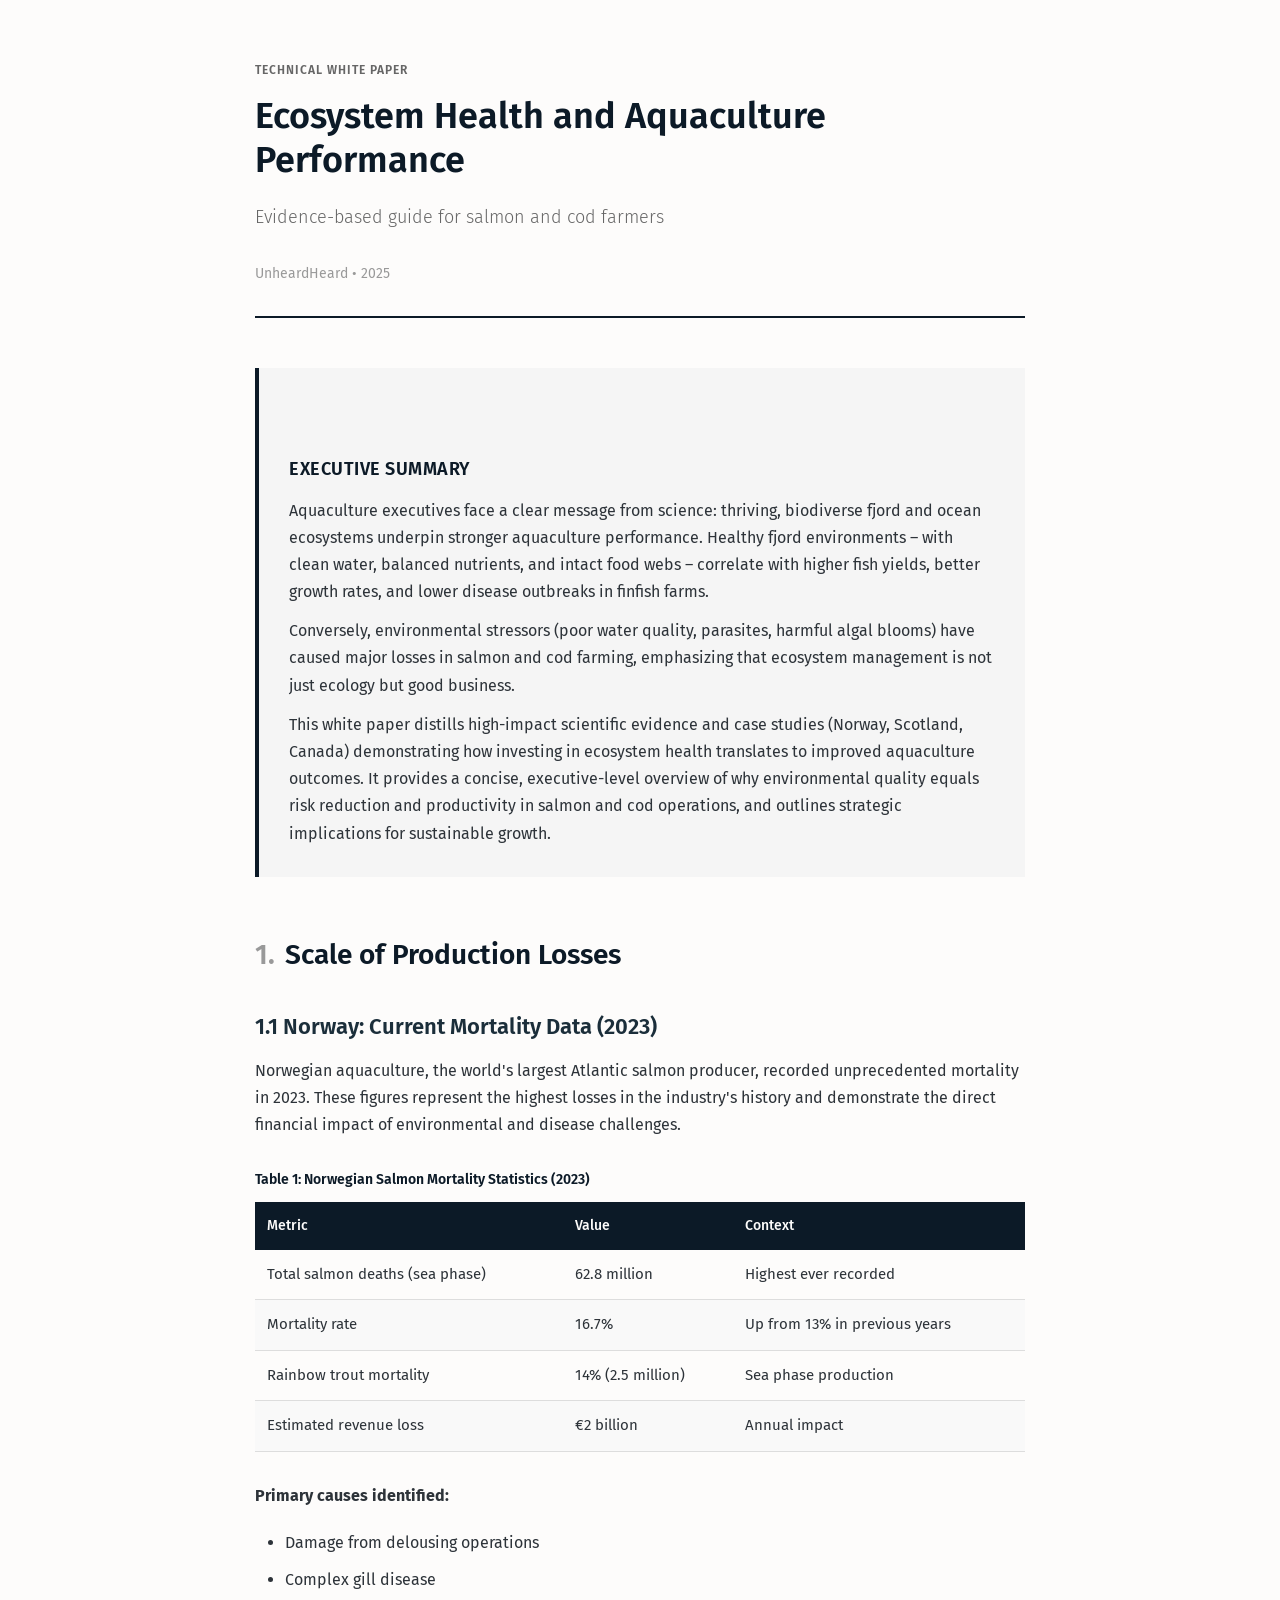
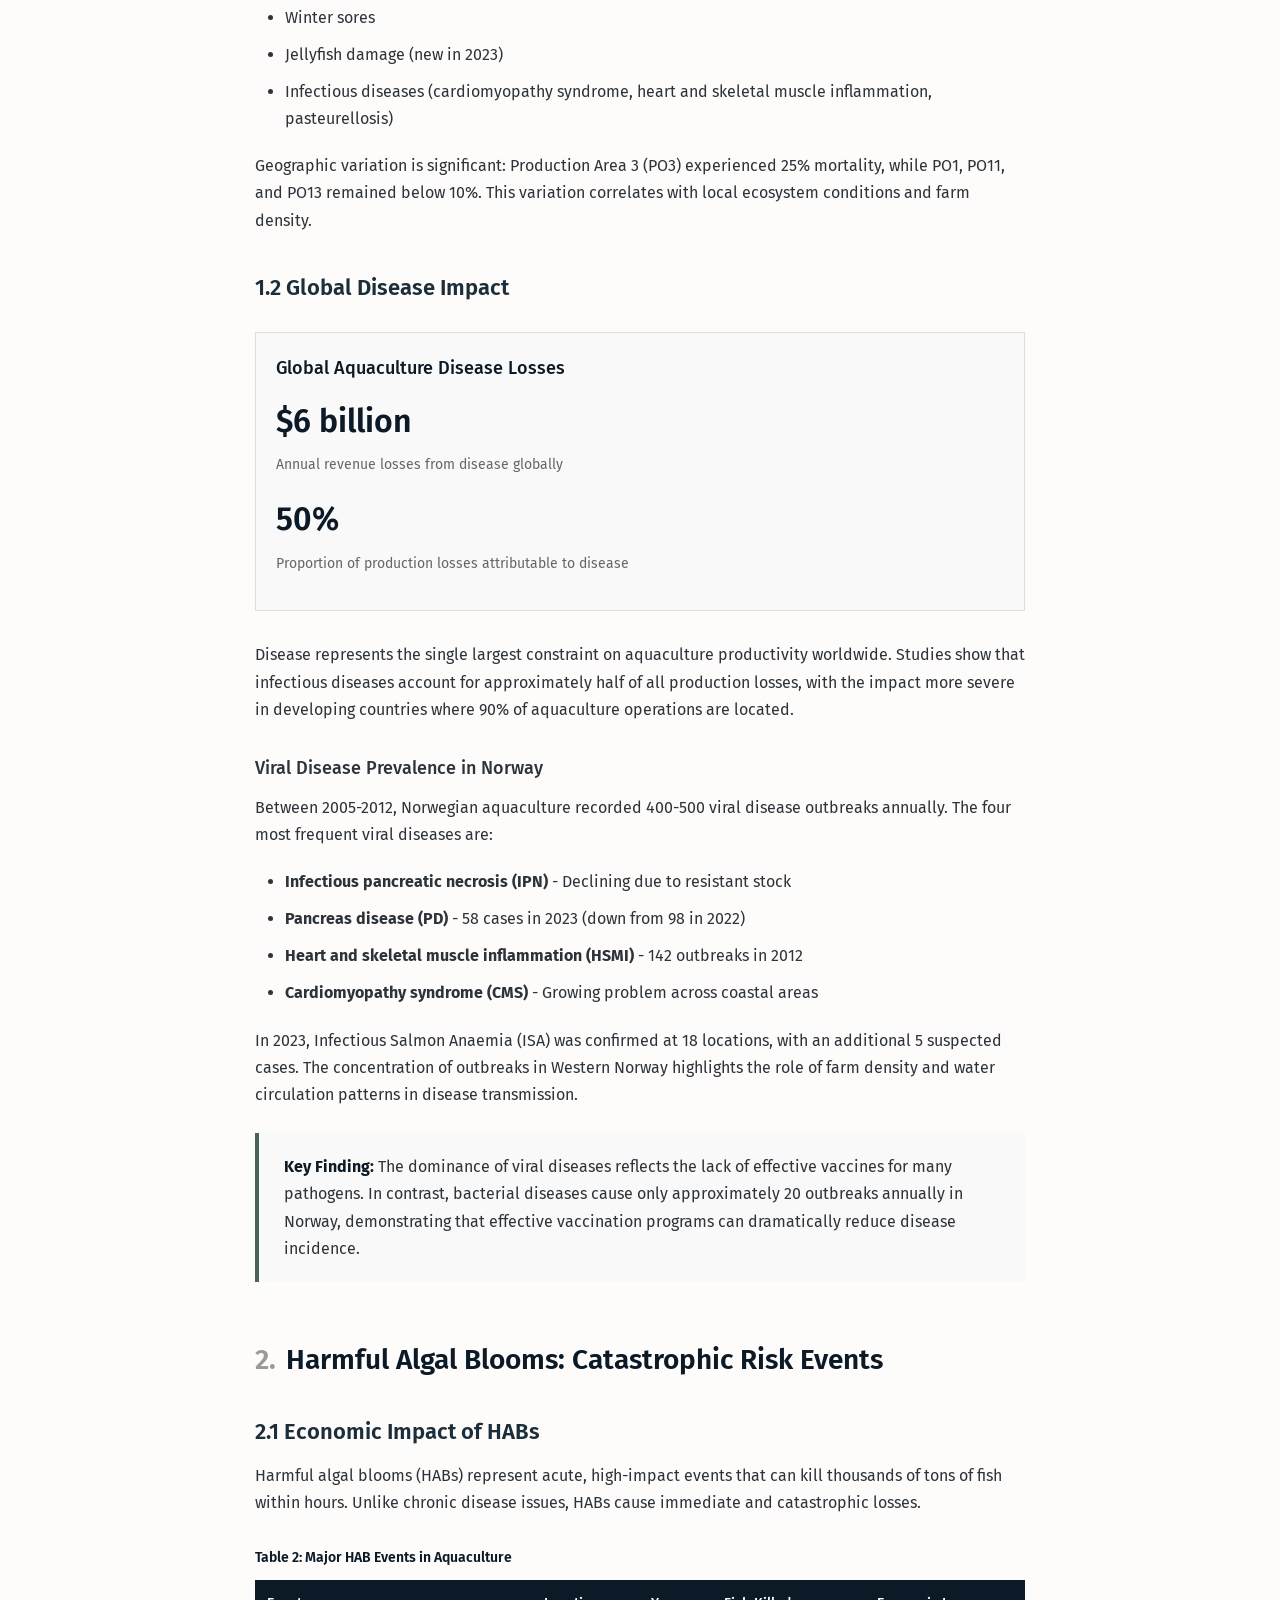
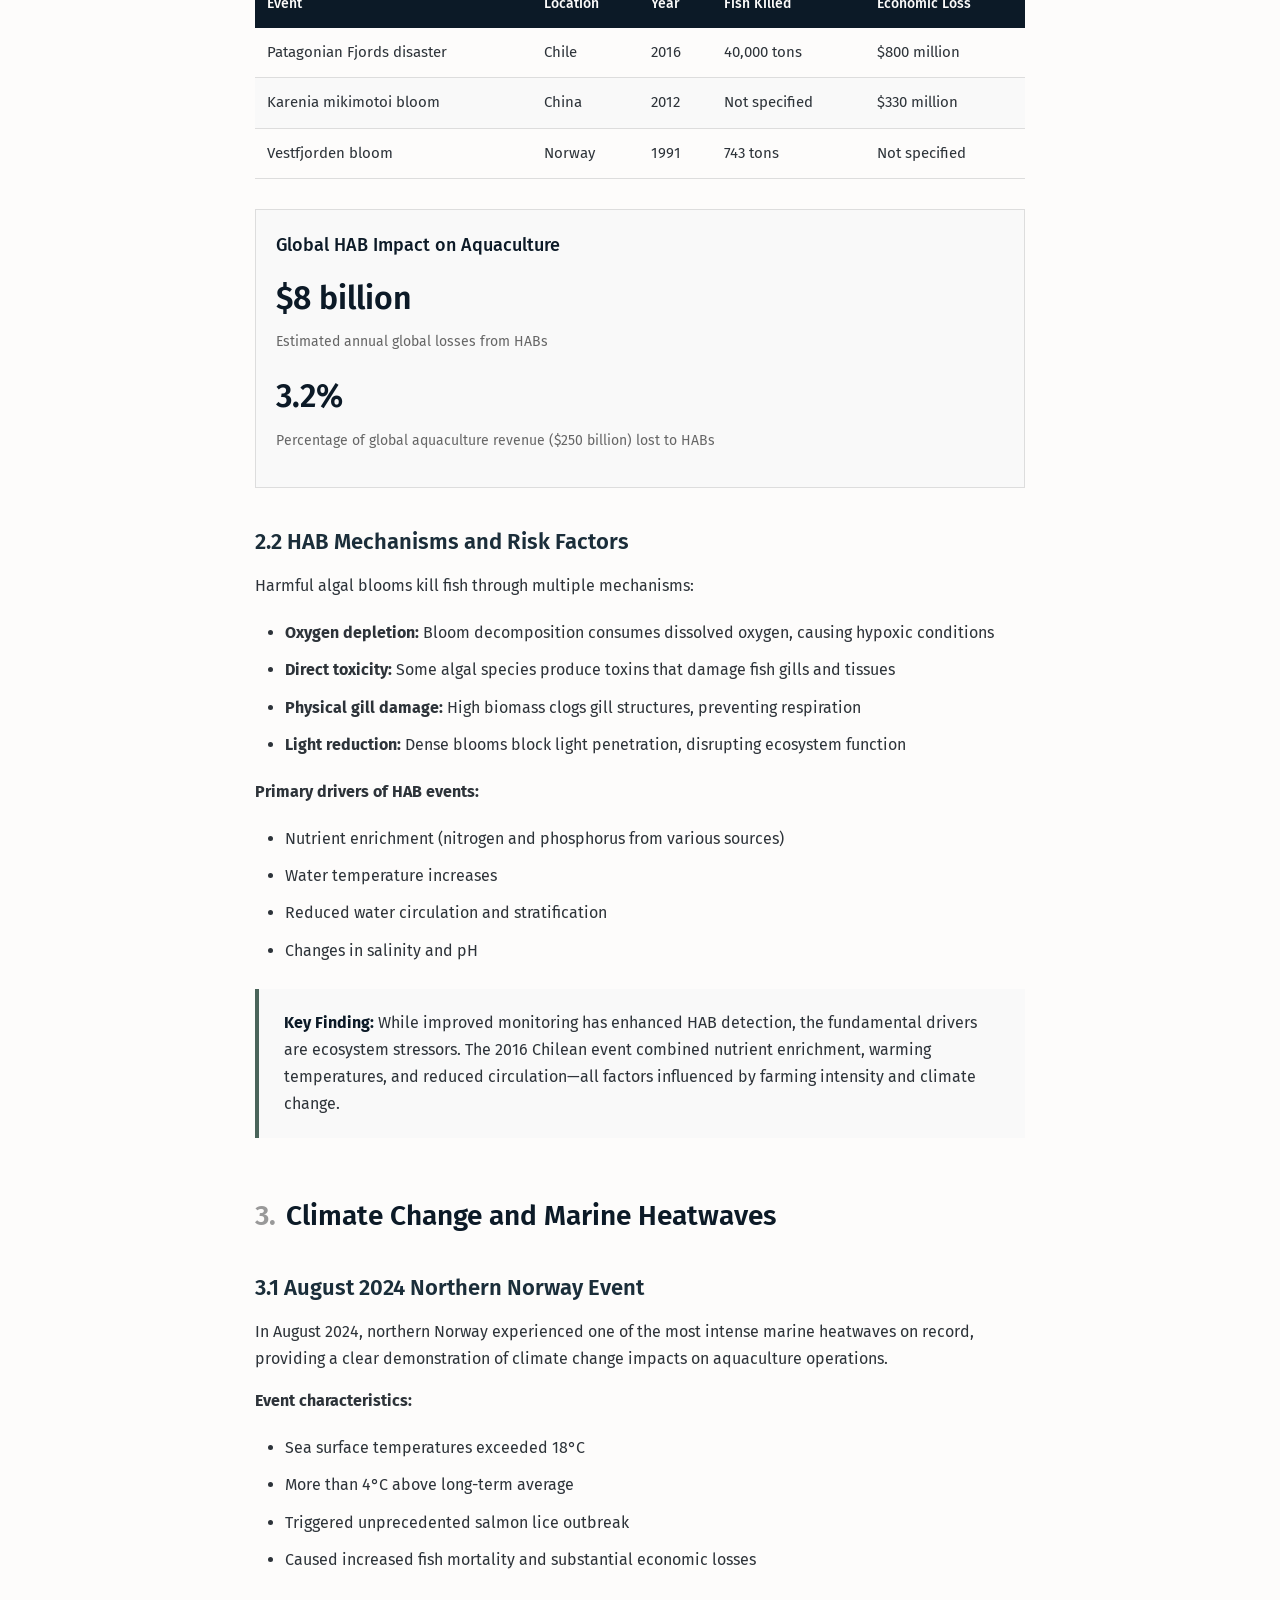
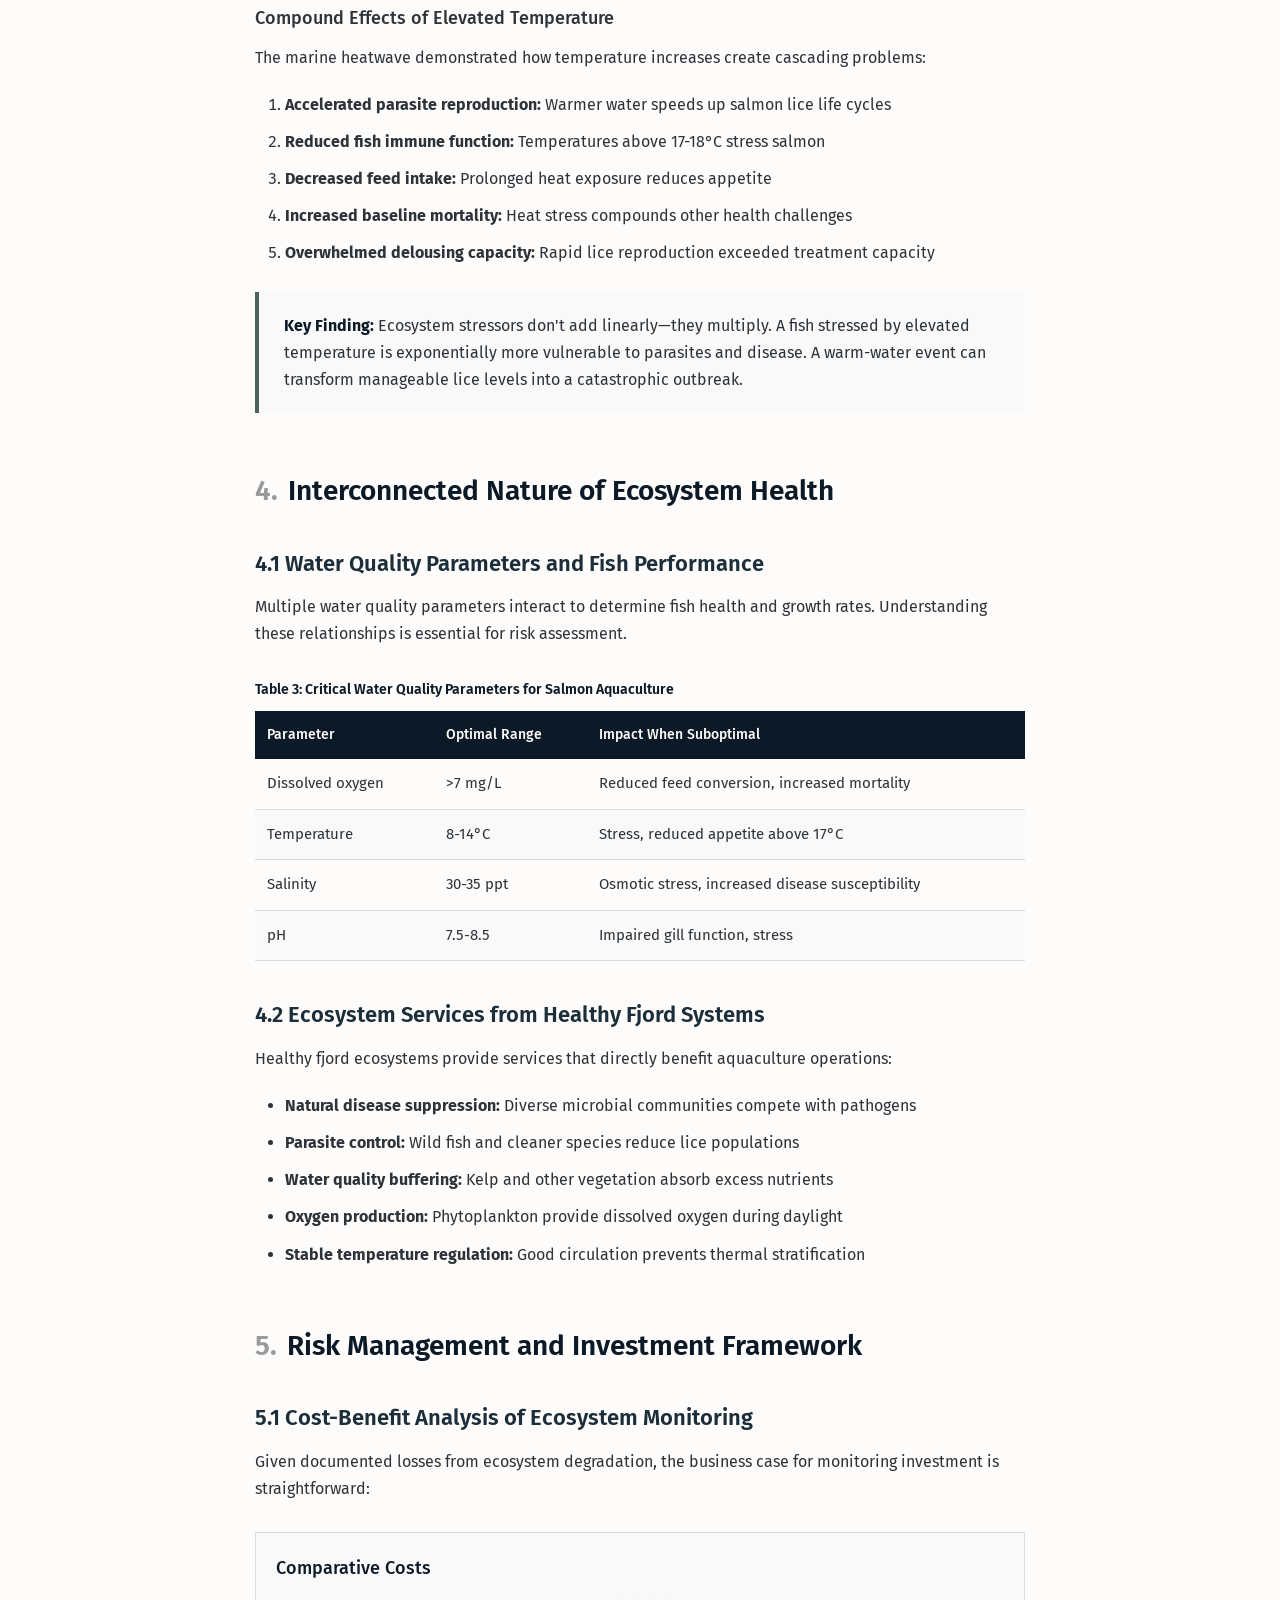
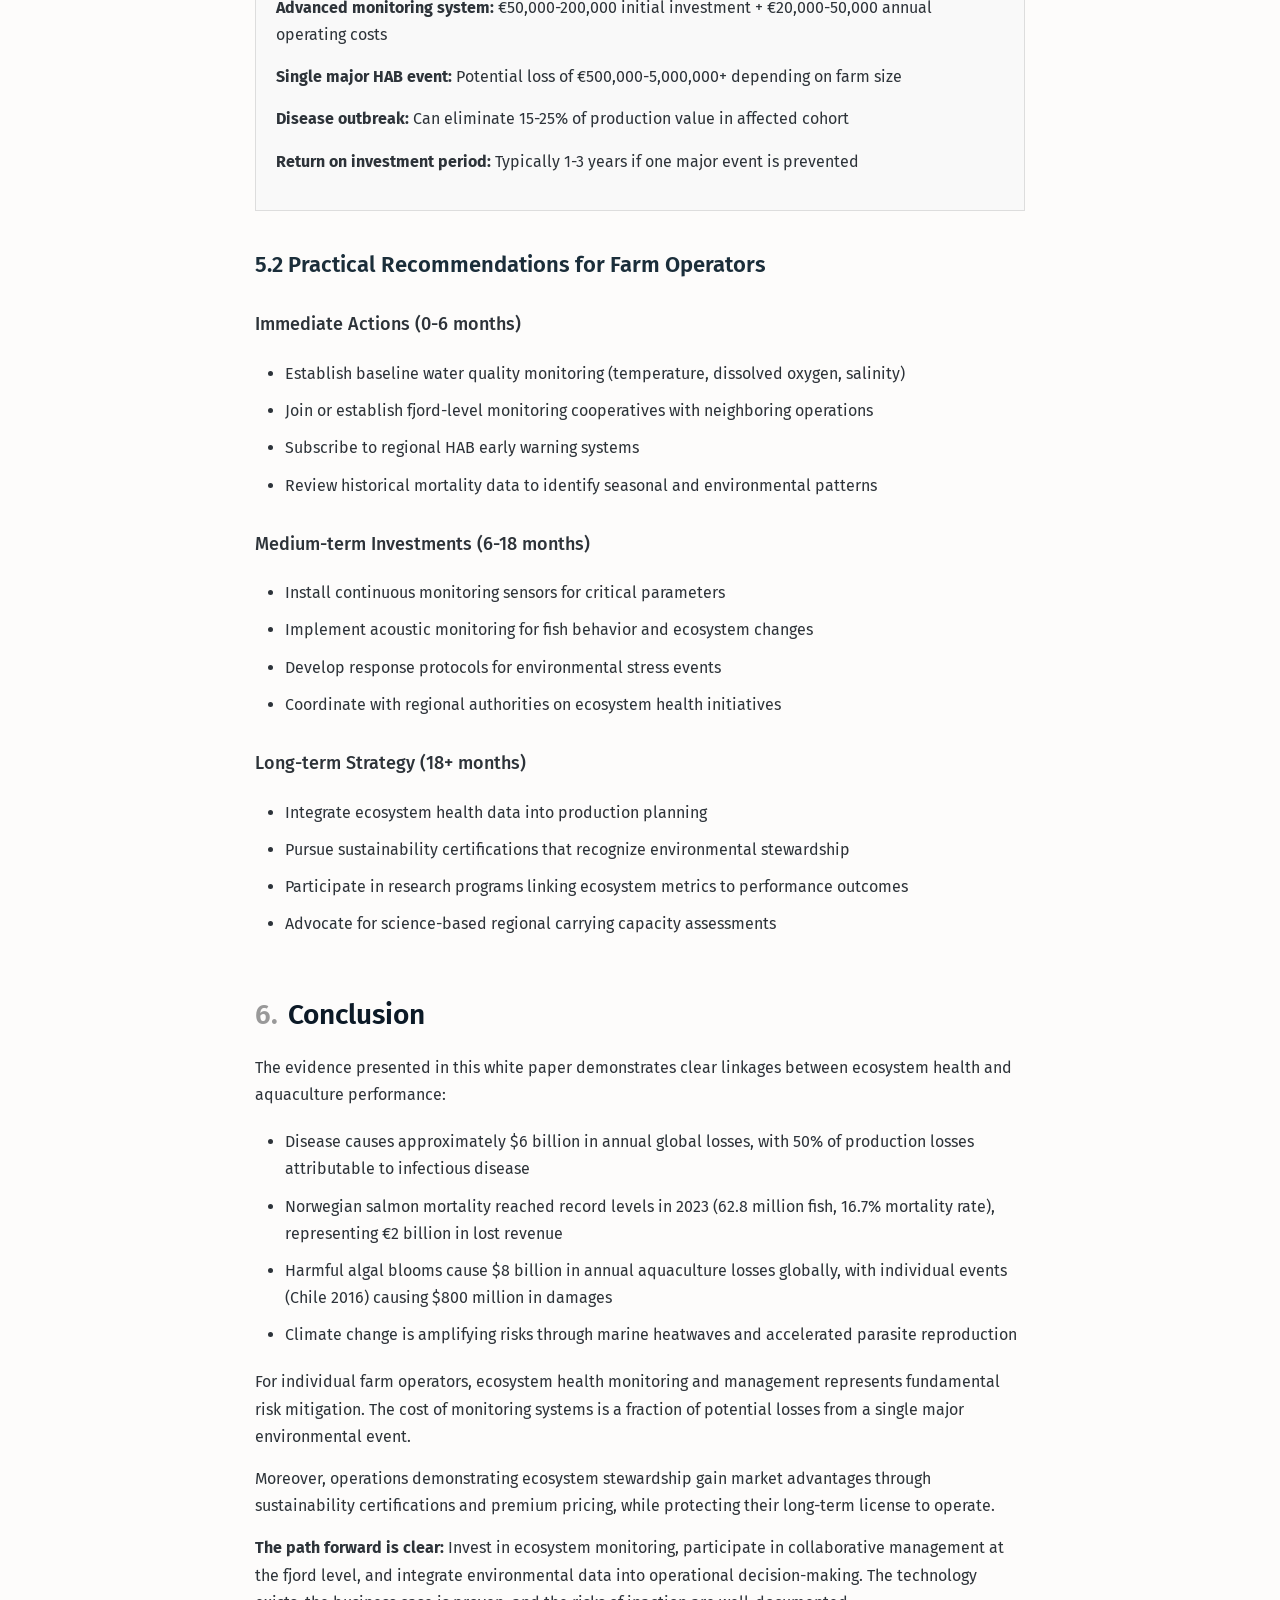
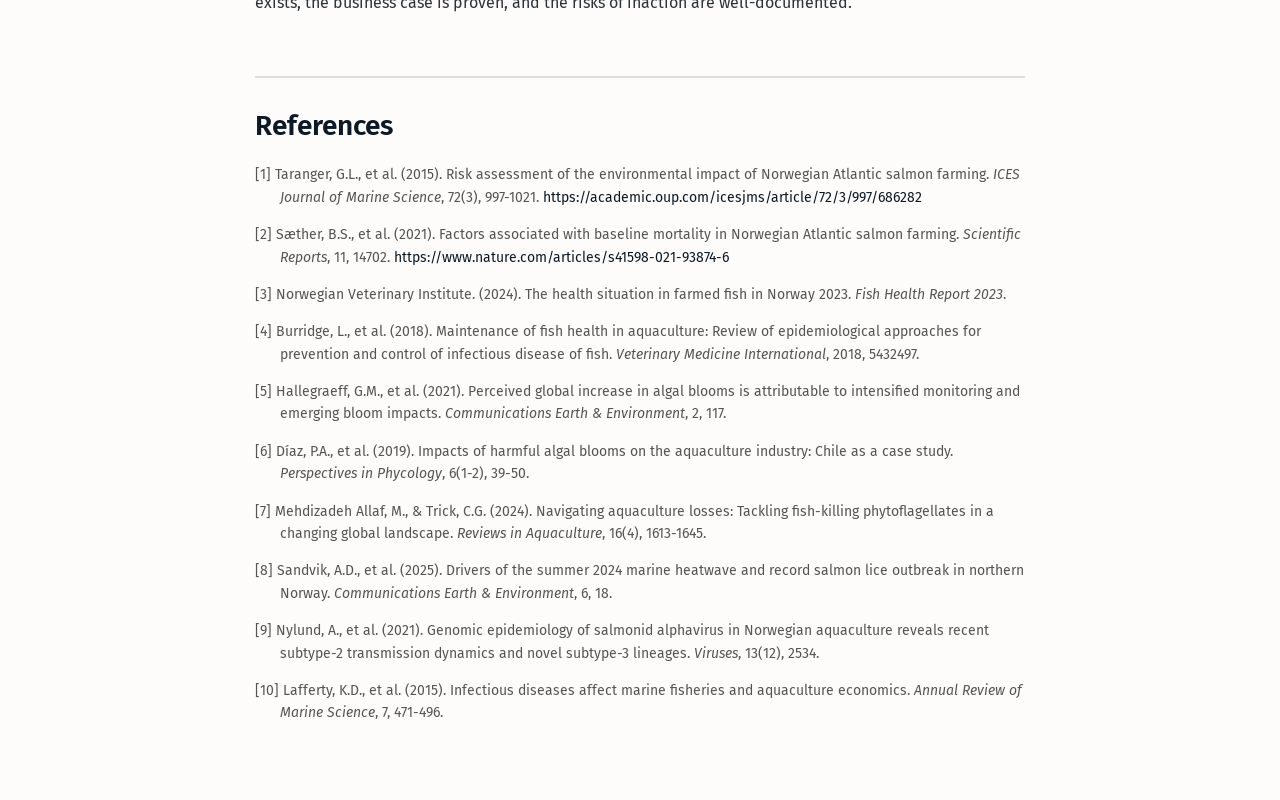
<file: Whitepapers/whitepaper.html>
<!DOCTYPE html>
<html lang="en">
<head>
    <meta charset="UTF-8">
    <meta name="viewport" content="width=device-width, initial-scale=1.0">
    <title>Ecosystem Health and Aquaculture Performance - Technical White Paper</title>
    
    <!-- Fonts -->
    <link rel="preconnect" href="https://fonts.googleapis.com">
    <link rel="preconnect" href="https://fonts.gstatic.com" crossorigin>
    <link href="https://fonts.googleapis.com/css2?family=Fira+Sans:wght@300;400;500;600&display=swap" rel="stylesheet">
    
    <style>
        * {
            margin: 0;
            padding: 0;
            box-sizing: border-box;
        }
        
        html {
            scroll-behavior: smooth;
        }
        
        body {
            font-family: 'Fira Sans', sans-serif;
            font-weight: 400;
            color: #2D3339;
            background-color: #FDFCFB;
            line-height: 1.7;
            max-width: 850px;
            margin: 0 auto;
            padding: 60px 40px;
        }
        
        /* Header */
        .header {
            border-bottom: 2px solid #0C1A27;
            padding-bottom: 30px;
            margin-bottom: 50px;
        }
        
        .document-type {
            font-size: 12px;
            font-weight: 600;
            color: #666;
            text-transform: uppercase;
            letter-spacing: 1px;
            margin-bottom: 15px;
        }
        
        h1 {
            font-size: 36px;
            font-weight: 600;
            color: #0C1A27;
            line-height: 1.2;
            margin-bottom: 20px;
        }
        
        .subtitle {
            font-size: 18px;
            color: #666;
            font-weight: 300;
            margin-bottom: 30px;
        }
        
        .meta {
            font-size: 14px;
            color: #999;
        }
        
        /* Executive Summary */
        .executive-summary {
            background: #f5f5f5;
            border-left: 4px solid #0C1A27;
            padding: 30px;
            margin: 40px 0;
        }
        
        .executive-summary h2 {
            font-size: 18px;
            font-weight: 600;
            color: #0C1A27;
            margin-bottom: 15px;
            text-transform: uppercase;
            letter-spacing: 0.5px;
        }
        
        .executive-summary p {
            font-size: 16px;
            line-height: 1.7;
            margin-bottom: 12px;
        }
        
        .executive-summary p:last-child {
            margin-bottom: 0;
        }
        
        /* Typography */
        h2 {
            font-size: 28px;
            font-weight: 600;
            color: #0C1A27;
            margin-top: 60px;
            margin-bottom: 20px;
            line-height: 1.3;
        }
        
        h3 {
            font-size: 22px;
            font-weight: 600;
            color: #1B2E3A;
            margin-top: 40px;
            margin-bottom: 15px;
            line-height: 1.3;
        }
        
        h4 {
            font-size: 18px;
            font-weight: 500;
            color: #2D3339;
            margin-top: 30px;
            margin-bottom: 10px;
        }
        
        p {
            font-size: 16px;
            line-height: 1.7;
            margin-bottom: 15px;
            color: #2D3339;
        }
        
        /* Lists */
        ul, ol {
            margin: 20px 0;
            padding-left: 30px;
        }
        
        li {
            font-size: 16px;
            line-height: 1.7;
            margin-bottom: 10px;
            color: #2D3339;
        }
        
        /* Tables */
        table {
            width: 100%;
            border-collapse: collapse;
            margin: 30px 0;
            font-size: 15px;
        }
        
        table caption {
            font-size: 14px;
            font-weight: 600;
            color: #0C1A27;
            text-align: left;
            margin-bottom: 10px;
            caption-side: top;
        }
        
        th {
            background: #0C1A27;
            color: #FDFCFB;
            padding: 12px;
            text-align: left;
            font-weight: 500;
            font-size: 14px;
        }
        
        td {
            padding: 12px;
            border-bottom: 1px solid #ddd;
        }
        
        tr:nth-child(even) {
            background: #f9f9f9;
        }
        
        /* Data boxes */
        .data-box {
            background: #f9f9f9;
            border: 1px solid #ddd;
            padding: 20px;
            margin: 30px 0;
        }
        
        .data-box h4 {
            margin-top: 0;
            color: #0C1A27;
        }
        
        .data-box .metric {
            font-size: 32px;
            font-weight: 600;
            color: #0C1A27;
            margin: 10px 0 5px 0;
        }
        
        .data-box .metric-label {
            font-size: 14px;
            color: #666;
            margin-bottom: 15px;
        }
        
        /* References */
        .references {
            margin-top: 60px;
            padding-top: 30px;
            border-top: 2px solid #ddd;
        }
        
        .references h2 {
            margin-top: 0;
        }
        
        .reference {
            font-size: 14px;
            line-height: 1.6;
            color: #555;
            margin-bottom: 15px;
            padding-left: 25px;
            text-indent: -25px;
        }
        
        .reference a {
            color: #0C1A27;
            text-decoration: none;
        }
        
        .reference a:hover {
            text-decoration: underline;
        }
        
        /* Key findings box */
        .key-finding {
            border-left: 4px solid #4A645A;
            background: #f9f9f9;
            padding: 20px 25px;
            margin: 25px 0;
        }
        
        .key-finding strong {
            color: #0C1A27;
        }
        
        /* Section numbers */
        .section-number {
            color: #999;
            font-weight: 600;
            margin-right: 10px;
        }
        
        /* Print styles */
        @media print {
            body {
                padding: 20px;
                max-width: 100%;
            }
            
            .executive-summary {
                page-break-inside: avoid;
            }
            
            table {
                page-break-inside: avoid;
            }
        }
        
        /* Mobile */
        @media (max-width: 768px) {
            body {
                padding: 30px 20px;
            }
            
            h1 {
                font-size: 28px;
            }
            
            h2 {
                font-size: 24px;
            }
            
            table {
                font-size: 13px;
            }
            
            th, td {
                padding: 8px;
            }
        }
    </style>
</head>
<body>
    
    <!-- Header -->
    <div class="header">
        <div class="document-type">Technical White Paper</div>
        <h1>Ecosystem Health and Aquaculture Performance</h1>
        <div class="subtitle">Evidence-based guide for salmon and cod farmers</div>
        <div class="meta">UnheardHeard • 2025</div>
    </div>
    
    <!-- Executive Summary -->
    <div class="executive-summary">
        <h2>Executive Summary</h2>
        <p>Aquaculture executives face a clear message from science: thriving, biodiverse fjord and ocean ecosystems underpin stronger aquaculture performance. Healthy fjord environments – with clean water, balanced nutrients, and intact food webs – correlate with higher fish yields, better growth rates, and lower disease outbreaks in finfish farms.</p>
        <p>Conversely, environmental stressors (poor water quality, parasites, harmful algal blooms) have caused major losses in salmon and cod farming, emphasizing that ecosystem management is not just ecology but good business.</p>
        <p>This white paper distills high-impact scientific evidence and case studies (Norway, Scotland, Canada) demonstrating how investing in ecosystem health translates to improved aquaculture outcomes. It provides a concise, executive-level overview of why environmental quality equals risk reduction and productivity in salmon and cod operations, and outlines strategic implications for sustainable growth.</p>
    </div>
    
    <!-- Main Content -->
    
    <h2><span class="section-number">1.</span>Scale of Production Losses</h2>
    
    <h3>1.1 Norway: Current Mortality Data (2023)</h3>
    
    <p>Norwegian aquaculture, the world's largest Atlantic salmon producer, recorded unprecedented mortality in 2023. These figures represent the highest losses in the industry's history and demonstrate the direct financial impact of environmental and disease challenges.</p>
    
    <table>
        <caption>Table 1: Norwegian Salmon Mortality Statistics (2023)</caption>
        <thead>
            <tr>
                <th>Metric</th>
                <th>Value</th>
                <th>Context</th>
            </tr>
        </thead>
        <tbody>
            <tr>
                <td>Total salmon deaths (sea phase)</td>
                <td>62.8 million</td>
                <td>Highest ever recorded</td>
            </tr>
            <tr>
                <td>Mortality rate</td>
                <td>16.7%</td>
                <td>Up from 13% in previous years</td>
            </tr>
            <tr>
                <td>Rainbow trout mortality</td>
                <td>14% (2.5 million)</td>
                <td>Sea phase production</td>
            </tr>
            <tr>
                <td>Estimated revenue loss</td>
                <td>€2 billion</td>
                <td>Annual impact</td>
            </tr>
        </tbody>
    </table>
    
    <p><strong>Primary causes identified:</strong></p>
    <ul>
        <li>Damage from delousing operations</li>
        <li>Complex gill disease</li>
        <li>Winter sores</li>
        <li>Jellyfish damage (new in 2023)</li>
        <li>Infectious diseases (cardiomyopathy syndrome, heart and skeletal muscle inflammation, pasteurellosis)</li>
    </ul>
    
    <p>Geographic variation is significant: Production Area 3 (PO3) experienced 25% mortality, while PO1, PO11, and PO13 remained below 10%. This variation correlates with local ecosystem conditions and farm density.</p>
    
    <h3>1.2 Global Disease Impact</h3>
    
    <div class="data-box">
        <h4>Global Aquaculture Disease Losses</h4>
        <div class="metric">$6 billion</div>
        <div class="metric-label">Annual revenue losses from disease globally</div>
        <div class="metric">50%</div>
        <div class="metric-label">Proportion of production losses attributable to disease</div>
    </div>
    
    <p>Disease represents the single largest constraint on aquaculture productivity worldwide. Studies show that infectious diseases account for approximately half of all production losses, with the impact more severe in developing countries where 90% of aquaculture operations are located.</p>
    
    <h4>Viral Disease Prevalence in Norway</h4>
    
    <p>Between 2005-2012, Norwegian aquaculture recorded 400-500 viral disease outbreaks annually. The four most frequent viral diseases are:</p>
    
    <ul>
        <li><strong>Infectious pancreatic necrosis (IPN)</strong> - Declining due to resistant stock</li>
        <li><strong>Pancreas disease (PD)</strong> - 58 cases in 2023 (down from 98 in 2022)</li>
        <li><strong>Heart and skeletal muscle inflammation (HSMI)</strong> - 142 outbreaks in 2012</li>
        <li><strong>Cardiomyopathy syndrome (CMS)</strong> - Growing problem across coastal areas</li>
    </ul>
    
    <p>In 2023, Infectious Salmon Anaemia (ISA) was confirmed at 18 locations, with an additional 5 suspected cases. The concentration of outbreaks in Western Norway highlights the role of farm density and water circulation patterns in disease transmission.</p>
    
    <div class="key-finding">
        <strong>Key Finding:</strong> The dominance of viral diseases reflects the lack of effective vaccines for many pathogens. In contrast, bacterial diseases cause only approximately 20 outbreaks annually in Norway, demonstrating that effective vaccination programs can dramatically reduce disease incidence.
    </div>
    
    <h2><span class="section-number">2.</span>Harmful Algal Blooms: Catastrophic Risk Events</h2>
    
    <h3>2.1 Economic Impact of HABs</h3>
    
    <p>Harmful algal blooms (HABs) represent acute, high-impact events that can kill thousands of tons of fish within hours. Unlike chronic disease issues, HABs cause immediate and catastrophic losses.</p>
    
    <table>
        <caption>Table 2: Major HAB Events in Aquaculture</caption>
        <thead>
            <tr>
                <th>Event</th>
                <th>Location</th>
                <th>Year</th>
                <th>Fish Killed</th>
                <th>Economic Loss</th>
            </tr>
        </thead>
        <tbody>
            <tr>
                <td>Patagonian Fjords disaster</td>
                <td>Chile</td>
                <td>2016</td>
                <td>40,000 tons</td>
                <td>$800 million</td>
            </tr>
            <tr>
                <td>Karenia mikimotoi bloom</td>
                <td>China</td>
                <td>2012</td>
                <td>Not specified</td>
                <td>$330 million</td>
            </tr>
            <tr>
                <td>Vestfjorden bloom</td>
                <td>Norway</td>
                <td>1991</td>
                <td>743 tons</td>
                <td>Not specified</td>
            </tr>
        </tbody>
    </table>
    
    <div class="data-box">
        <h4>Global HAB Impact on Aquaculture</h4>
        <div class="metric">$8 billion</div>
        <div class="metric-label">Estimated annual global losses from HABs</div>
        <div class="metric">3.2%</div>
        <div class="metric-label">Percentage of global aquaculture revenue ($250 billion) lost to HABs</div>
    </div>
    
    <h3>2.2 HAB Mechanisms and Risk Factors</h3>
    
    <p>Harmful algal blooms kill fish through multiple mechanisms:</p>
    
    <ul>
        <li><strong>Oxygen depletion:</strong> Bloom decomposition consumes dissolved oxygen, causing hypoxic conditions</li>
        <li><strong>Direct toxicity:</strong> Some algal species produce toxins that damage fish gills and tissues</li>
        <li><strong>Physical gill damage:</strong> High biomass clogs gill structures, preventing respiration</li>
        <li><strong>Light reduction:</strong> Dense blooms block light penetration, disrupting ecosystem function</li>
    </ul>
    
    <p><strong>Primary drivers of HAB events:</strong></p>
    <ul>
        <li>Nutrient enrichment (nitrogen and phosphorus from various sources)</li>
        <li>Water temperature increases</li>
        <li>Reduced water circulation and stratification</li>
        <li>Changes in salinity and pH</li>
    </ul>
    
    <div class="key-finding">
        <strong>Key Finding:</strong> While improved monitoring has enhanced HAB detection, the fundamental drivers are ecosystem stressors. The 2016 Chilean event combined nutrient enrichment, warming temperatures, and reduced circulation—all factors influenced by farming intensity and climate change.
    </div>
    
    <h2><span class="section-number">3.</span>Climate Change and Marine Heatwaves</h2>
    
    <h3>3.1 August 2024 Northern Norway Event</h3>
    
    <p>In August 2024, northern Norway experienced one of the most intense marine heatwaves on record, providing a clear demonstration of climate change impacts on aquaculture operations.</p>
    
    <p><strong>Event characteristics:</strong></p>
    <ul>
        <li>Sea surface temperatures exceeded 18°C</li>
        <li>More than 4°C above long-term average</li>
        <li>Triggered unprecedented salmon lice outbreak</li>
        <li>Caused increased fish mortality and substantial economic losses</li>
    </ul>
    
    <h4>Compound Effects of Elevated Temperature</h4>
    
    <p>The marine heatwave demonstrated how temperature increases create cascading problems:</p>
    
    <ol>
        <li><strong>Accelerated parasite reproduction:</strong> Warmer water speeds up salmon lice life cycles</li>
        <li><strong>Reduced fish immune function:</strong> Temperatures above 17-18°C stress salmon</li>
        <li><strong>Decreased feed intake:</strong> Prolonged heat exposure reduces appetite</li>
        <li><strong>Increased baseline mortality:</strong> Heat stress compounds other health challenges</li>
        <li><strong>Overwhelmed delousing capacity:</strong> Rapid lice reproduction exceeded treatment capacity</li>
    </ol>
    
    <div class="key-finding">
        <strong>Key Finding:</strong> Ecosystem stressors don't add linearly—they multiply. A fish stressed by elevated temperature is exponentially more vulnerable to parasites and disease. A warm-water event can transform manageable lice levels into a catastrophic outbreak.
    </div>
    
    <h2><span class="section-number">4.</span>Interconnected Nature of Ecosystem Health</h2>
    
    <h3>4.1 Water Quality Parameters and Fish Performance</h3>
    
    <p>Multiple water quality parameters interact to determine fish health and growth rates. Understanding these relationships is essential for risk assessment.</p>
    
    <table>
        <caption>Table 3: Critical Water Quality Parameters for Salmon Aquaculture</caption>
        <thead>
            <tr>
                <th>Parameter</th>
                <th>Optimal Range</th>
                <th>Impact When Suboptimal</th>
            </tr>
        </thead>
        <tbody>
            <tr>
                <td>Dissolved oxygen</td>
                <td>&gt;7 mg/L</td>
                <td>Reduced feed conversion, increased mortality</td>
            </tr>
            <tr>
                <td>Temperature</td>
                <td>8-14°C</td>
                <td>Stress, reduced appetite above 17°C</td>
            </tr>
            <tr>
                <td>Salinity</td>
                <td>30-35 ppt</td>
                <td>Osmotic stress, increased disease susceptibility</td>
            </tr>
            <tr>
                <td>pH</td>
                <td>7.5-8.5</td>
                <td>Impaired gill function, stress</td>
            </tr>
        </tbody>
    </table>
    
    <h3>4.2 Ecosystem Services from Healthy Fjord Systems</h3>
    
    <p>Healthy fjord ecosystems provide services that directly benefit aquaculture operations:</p>
    
    <ul>
        <li><strong>Natural disease suppression:</strong> Diverse microbial communities compete with pathogens</li>
        <li><strong>Parasite control:</strong> Wild fish and cleaner species reduce lice populations</li>
        <li><strong>Water quality buffering:</strong> Kelp and other vegetation absorb excess nutrients</li>
        <li><strong>Oxygen production:</strong> Phytoplankton provide dissolved oxygen during daylight</li>
        <li><strong>Stable temperature regulation:</strong> Good circulation prevents thermal stratification</li>
    </ul>
    
    <h2><span class="section-number">5.</span>Risk Management and Investment Framework</h2>
    
    <h3>5.1 Cost-Benefit Analysis of Ecosystem Monitoring</h3>
    
    <p>Given documented losses from ecosystem degradation, the business case for monitoring investment is straightforward:</p>
    
    <div class="data-box">
        <h4>Comparative Costs</h4>
        <p><strong>Advanced monitoring system:</strong> €50,000-200,000 initial investment + €20,000-50,000 annual operating costs</p>
        <p><strong>Single major HAB event:</strong> Potential loss of €500,000-5,000,000+ depending on farm size</p>
        <p><strong>Disease outbreak:</strong> Can eliminate 15-25% of production value in affected cohort</p>
        <p><strong>Return on investment period:</strong> Typically 1-3 years if one major event is prevented</p>
    </div>
    
    <h3>5.2 Practical Recommendations for Farm Operators</h3>
    
    <h4>Immediate Actions (0-6 months)</h4>
    <ul>
        <li>Establish baseline water quality monitoring (temperature, dissolved oxygen, salinity)</li>
        <li>Join or establish fjord-level monitoring cooperatives with neighboring operations</li>
        <li>Subscribe to regional HAB early warning systems</li>
        <li>Review historical mortality data to identify seasonal and environmental patterns</li>
    </ul>
    
    <h4>Medium-term Investments (6-18 months)</h4>
    <ul>
        <li>Install continuous monitoring sensors for critical parameters</li>
        <li>Implement acoustic monitoring for fish behavior and ecosystem changes</li>
        <li>Develop response protocols for environmental stress events</li>
        <li>Coordinate with regional authorities on ecosystem health initiatives</li>
    </ul>
    
    <h4>Long-term Strategy (18+ months)</h4>
    <ul>
        <li>Integrate ecosystem health data into production planning</li>
        <li>Pursue sustainability certifications that recognize environmental stewardship</li>
        <li>Participate in research programs linking ecosystem metrics to performance outcomes</li>
        <li>Advocate for science-based regional carrying capacity assessments</li>
    </ul>
    
    <h2><span class="section-number">6.</span>Conclusion</h2>
    
    <p>The evidence presented in this white paper demonstrates clear linkages between ecosystem health and aquaculture performance:</p>
    
    <ul>
        <li>Disease causes approximately $6 billion in annual global losses, with 50% of production losses attributable to infectious disease</li>
        <li>Norwegian salmon mortality reached record levels in 2023 (62.8 million fish, 16.7% mortality rate), representing €2 billion in lost revenue</li>
        <li>Harmful algal blooms cause $8 billion in annual aquaculture losses globally, with individual events (Chile 2016) causing $800 million in damages</li>
        <li>Climate change is amplifying risks through marine heatwaves and accelerated parasite reproduction</li>
    </ul>
    
    <p>For individual farm operators, ecosystem health monitoring and management represents fundamental risk mitigation. The cost of monitoring systems is a fraction of potential losses from a single major environmental event.</p>
    
    <p>Moreover, operations demonstrating ecosystem stewardship gain market advantages through sustainability certifications and premium pricing, while protecting their long-term license to operate.</p>
    
    <p><strong>The path forward is clear:</strong> Invest in ecosystem monitoring, participate in collaborative management at the fjord level, and integrate environmental data into operational decision-making. The technology exists, the business case is proven, and the risks of inaction are well-documented.</p>
    
    <!-- References -->
    <div class="references">
        <h2>References</h2>
        
        <div class="reference">[1] Taranger, G.L., et al. (2015). Risk assessment of the environmental impact of Norwegian Atlantic salmon farming. <em>ICES Journal of Marine Science</em>, 72(3), 997-1021. <a href="https://academic.oup.com/icesjms/article/72/3/997/686282" target="_blank">https://academic.oup.com/icesjms/article/72/3/997/686282</a></div>
        
        <div class="reference">[2] Sæther, B.S., et al. (2021). Factors associated with baseline mortality in Norwegian Atlantic salmon farming. <em>Scientific Reports</em>, 11, 14702. <a href="https://www.nature.com/articles/s41598-021-93874-6" target="_blank">https://www.nature.com/articles/s41598-021-93874-6</a></div>
        
        <div class="reference">[3] Norwegian Veterinary Institute. (2024). The health situation in farmed fish in Norway 2023. <em>Fish Health Report 2023</em>.</div>
        
        <div class="reference">[4] Burridge, L., et al. (2018). Maintenance of fish health in aquaculture: Review of epidemiological approaches for prevention and control of infectious disease of fish. <em>Veterinary Medicine International</em>, 2018, 5432497.</div>
        
        <div class="reference">[5] Hallegraeff, G.M., et al. (2021). Perceived global increase in algal blooms is attributable to intensified monitoring and emerging bloom impacts. <em>Communications Earth & Environment</em>, 2, 117.</div>
        
        <div class="reference">[6] Díaz, P.A., et al. (2019). Impacts of harmful algal blooms on the aquaculture industry: Chile as a case study. <em>Perspectives in Phycology</em>, 6(1-2), 39-50.</div>
        
        <div class="reference">[7] Mehdizadeh Allaf, M., & Trick, C.G. (2024). Navigating aquaculture losses: Tackling fish-killing phytoflagellates in a changing global landscape. <em>Reviews in Aquaculture</em>, 16(4), 1613-1645.</div>
        
        <div class="reference">[8] Sandvik, A.D., et al. (2025). Drivers of the summer 2024 marine heatwave and record salmon lice outbreak in northern Norway. <em>Communications Earth & Environment</em>, 6, 18.</div>
        
        <div class="reference">[9] Nylund, A., et al. (2021). Genomic epidemiology of salmonid alphavirus in Norwegian aquaculture reveals recent subtype-2 transmission dynamics and novel subtype-3 lineages. <em>Viruses</em>, 13(12), 2534.</div>
        
        <div class="reference">[10] Lafferty, K.D., et al. (2015). Infectious diseases affect marine fisheries and aquaculture economics. <em>Annual Review of Marine Science</em>, 7, 471-496.</div>
    </div>
    
</body>
</html>
</file>
<file: assets/ylda/phoniq.css>
:root {
  --deep: #082e22;
  --signal: #b4d9c7;
  --pulse: #e63926;
  --brand: 'Spectral', ui-serif, Georgia, serif;
  --serif: 'Spectral', ui-serif, Georgia, serif;
  --ui: 'Plus Jakarta Sans', ui-sans-serif, system-ui, -apple-system, sans-serif;
  --mono: ui-monospace, 'SF Mono', 'Cascadia Mono', Menlo, monospace;
  --r-sm: 3px;
  --r: 4px;
  --r-lg: 6px;
  --r-pill: 999px;
  --s-1: 4px;
  --s-2: 8px;
  --s-3: 12px;
  --s-4: 16px;
  --s-5: 20px;
  --s-6: 24px;
  --s-8: 32px;
  --s-12: 48px;
  --s-16: 64px;
  --s-24: 96px;
  --pad: 16px;      
  --rail: 236px;    
  --tabbar: 62px;   
  --banner-h: 40px; 
  --measure: 62ch;  
  --measure-doc: 72ch; 
  --touch: 44px;
  --t-fast: 140ms;
  --t-mid: 220ms;
  --t-slow: 420ms;
  --ease: cubic-bezier(0.22, 0.61, 0.36, 1);
  --shadow-pop: 0 10px 30px rgba(0, 0, 0, 0.5);   
  --shadow-float: 0 6px 22px rgba(0, 0, 0, 0.45); 
  --db-115: #2c7bb6;
  --db-125: #abd9e9;
  --db-135: #ffffbf;
  --db-145: #fdae61;
  --db-155: #d7191c;
  --canvas: #04150f;
  --spec-0: #04150f;
  --spec-1: #072119;
  --spec-2: #134231;
  --spec-3: #3f7e63;
  --spec-4: #8abea5;
  --spec-5: #d6ece1;
}
:root,
[data-theme='deep'] {
  color-scheme: dark;
  --bg: #082e22;
  --surface: #0b3529;
  --surface-2: #0e3d2f;
  --sunken: #06231a;  
  --text: #e6f1ea;    
  --muted: #b9cec3;   
  --faint: #93ab9f;   
  --line: #164434;         
  --line-strong: #6b8d7e;  
  --accent: #b4d9c7;       
  --accent-ink: #082e22;   
  --accent-hover: #c9e6d6;
  --accent-wash: rgba(180, 217, 199, 0.1);   
  --accent-wash-2: rgba(180, 217, 199, 0.12);
  --focus: #b4d9c7;
  --alert: #e63926;
  --alert-text: #ffb0a6;   
  --alert-bg: #29332b;
  --alert-line: #a33;      
  --warn: #e9c46a;         
  --warn-text: #e9c46a;
  --ok: #43c6a8;
  --bad: #f4a261;
  --crit: #e63926;
  --skeleton-a: #123a2d;
  --skeleton-b: #1a4c3b;
}
[data-theme='paper'],
[data-theme='light'] {
  color-scheme: light;
  --bg: #fbfaf6;       
  --surface: #f2f4f0;
  --surface-2: #e9efe9;
  --sunken: #ffffff;   
  --text: #082e22;     
  --muted: #2f5d4d;    
  --faint: #4d6b5b;    
  --line: #dfe6e0;
  --line-strong: #5f7f70;  
  --accent: #14493a;       
  --accent-ink: #fbfaf6;   
  --accent-hover: #0e3a2d;
  --accent-wash: #eaf3ee;
  --accent-wash-2: #dfeee6;
  --focus: #14493a;
  --alert: #e63926;        
  --alert-text: #b5321f;   
  --alert-bg: #fdeeec;
  --alert-line: #d98070;
  --warn: #e9c46a;         
  --warn-text: #7a5f12;    
  --ok: #1c7a63;
  --bad: #a55b1e;
  --crit: #b5321f;
  --skeleton-a: #e9efe9;
  --skeleton-b: #f4f7f3;
}
@media print {
  :root {
    color-scheme: light;
    --bg: #ffffff;
    --surface: #ffffff;
    --surface-2: #f4f4f4;
    --sunken: #ffffff;
    --text: #111111;
    --muted: #444444;
    --faint: #555555;
    --line: #cccccc;
    --line-strong: #999999;
    --accent: #082e22;
    --accent-ink: #ffffff;
    --alert: #b5321f;
    --alert-text: #b5321f;
    --alert-bg: #ffffff;
    --warn-text: #6a530f;
  }
}
@media (min-width: 720px)  { :root { --pad: 28px; } }
@media (min-width: 1000px) { :root { --pad: 32px; } }
*,
*::before,
*::after {
  box-sizing: border-box;
}
html,
body,
#root {
  height: 100%;
}
html {
  -webkit-text-size-adjust: 100%;
  text-size-adjust: 100%;
}
body {
  margin: 0;
  background: var(--bg);
  color: var(--text);
  font-family: var(--ui);
  font-size: 16px;
  line-height: 1.55;
  -webkit-font-smoothing: antialiased;
}
a,
button,
[role='button'],
input,
select,
textarea,
summary {
  -webkit-tap-highlight-color: transparent;
}
.h-screen {
  height: 100vh;
  height: 100dvh;
}
.min-h-screen {
  min-height: 100vh;
  min-height: 100dvh;
}
.safe-b {
  padding-bottom: env(safe-area-inset-bottom);
}
.safe-x {
  padding-left: env(safe-area-inset-left);
  padding-right: env(safe-area-inset-right);
}
h1,
h2,
h3,
h4 {
  margin: 0;
  font-weight: 500;
  letter-spacing: -0.01em;
}
p {
  margin: 0 0 1em;
}
a {
  color: inherit;
  text-decoration: none;
}
button,
input,
select,
textarea {
  font: inherit;
  color: inherit;
}
table {
  border-collapse: collapse;
  width: 100%;
}
img,
svg,
video,
canvas {
  max-width: 100%;
}
.num,
.tbl td,
.mono {
  font-variant-numeric: tabular-nums;
  font-feature-settings: 'tnum' 1;
}
:focus-visible {
  outline: 3px solid var(--focus);
  outline-offset: 2px;
}
:focus:not(:focus-visible) {
  outline: none;
}
@media (forced-colors: active) {
  :focus-visible {
    outline: 3px solid Highlight;
    outline-offset: 2px;
  }
  [aria-selected='true'],
  [aria-current='page'] {
    forced-color-adjust: none;
    background: Highlight;
    color: HighlightText;
  }
  .card,
  .notice,
  .badge,
  .menu-pop,
  input,
  select,
  textarea {
    border: 1px solid CanvasText;
  }
  .dot-live,
  .alive-core,
  .wordmark .dot {
    forced-color-adjust: none;
  }
}
@media (prefers-reduced-motion: reduce) {
  *,
  *::before,
  *::after {
    animation-duration: 0.01ms !important;
    animation-iteration-count: 1 !important;
    transition-duration: 0.01ms !important;
    scroll-behavior: auto !important;
  }
}
* {
  scrollbar-color: var(--line-strong) transparent;
  scrollbar-width: thin;
}
*::-webkit-scrollbar {
  width: 10px;
  height: 10px;
}
*::-webkit-scrollbar-track {
  background: transparent;
}
*::-webkit-scrollbar-thumb {
  background: var(--line-strong);
  border: 3px solid var(--bg);
  border-radius: var(--r-pill);
}
::selection {
  background: var(--accent);
  color: var(--accent-ink);
}
input[type='text'],
input[type='email'],
input[type='password'],
input[type='number'],
input[type='search'],
input[type='tel'],
input[type='url'],
input[type='date'],
input[type='time'],
select,
textarea {
  appearance: none;
  border-radius: var(--r);
  background: var(--sunken);
  border: 1px solid var(--line-strong);
  padding: 11px 13px;
  width: 100%;
  min-height: var(--touch);
  font-size: 16px;
}
input:focus,
select:focus,
textarea:focus {
  outline: 3px solid var(--focus);
  outline-offset: -1px;
  border-color: var(--accent);
}
input::placeholder,
textarea::placeholder {
  color: var(--faint);
  opacity: 1; 
}
input[type='search']::-webkit-search-decoration,
input[type='search']::-webkit-search-cancel-button {
  -webkit-appearance: none;
}
input:-webkit-autofill,
input:-webkit-autofill:hover,
input:-webkit-autofill:focus {
  -webkit-text-fill-color: var(--text);
  -webkit-box-shadow: 0 0 0 1000px var(--sunken) inset;
  caret-color: var(--text);
}
select {
  background-image: linear-gradient(45deg, transparent 50%, var(--muted) 50%),
    linear-gradient(135deg, var(--muted) 50%, transparent 50%);
  background-position: calc(100% - 18px) 50%, calc(100% - 12px) 50%;
  background-size: 6px 6px, 6px 6px;
  background-repeat: no-repeat;
  padding-right: 38px;
}
input[type='checkbox'],
input[type='radio'],
input[type='range'],
progress {
  accent-color: var(--accent);
}
input[type='checkbox'],
input[type='radio'] {
  width: 20px;
  height: 20px;
  min-height: 0;
}
input[type='range'] {
  min-height: var(--touch);
  width: 100%;
}
.sr-only {
  position: absolute;
  width: 1px;
  height: 1px;
  padding: 0;
  margin: -1px;
  overflow: hidden;
  clip: rect(0 0 0 0);
  clip-path: inset(50%);
  white-space: nowrap;
  border: 0;
}
.display {
  font-family: var(--serif);
  font-weight: 400;
  letter-spacing: -0.02em;
}
h1.display {
  font-size: 26px;
  line-height: 1.2;
}
h2.display {
  font-size: 19px;
  line-height: 1.3;
}
.lead {
  font-family: var(--serif);
  font-size: 16px;
  color: var(--muted);
  max-width: var(--measure);
}
.label {
  font-size: 12px;
  font-weight: 600;
  letter-spacing: 0.08em;
  text-transform: uppercase;
  color: var(--faint);
}
.mono {
  font-family: var(--mono);
  font-size: 13px;
  letter-spacing: -0.01em;
}
.muted {
  color: var(--muted);
}
.faint {
  color: var(--faint);
}
.stack {
  display: flex;
  flex-direction: column;
  gap: var(--s-5);
}
.row {
  display: flex;
  align-items: center;
  gap: var(--s-3);
  flex-wrap: wrap;
}
.grid {
  display: grid;
  gap: var(--s-4);
}
.grid.c2,
.grid.c3,
.grid.c4 {
  grid-template-columns: 1fr;
}
.page {
  padding: var(--pad);
  width: 100%;
  padding-bottom: calc(var(--tabbar) + env(safe-area-inset-bottom) + var(--s-6));
}
.page-head {
  display: flex;
  flex-direction: column;
  gap: var(--s-4);
  margin-bottom: var(--s-6);
}
.page-head .grow {
  min-width: 0;
}
.cta {
  display: flex;
  gap: var(--s-3);
  flex-wrap: wrap;
}
.cta > * {
  flex: 1;
}
.card {
  border-radius: var(--r-lg);
  background: var(--surface);
  border: 1px solid var(--line);
  padding: var(--s-5);
}
.card.flush {
  padding: 0;
}
.card-head {
  display: flex;
  align-items: center;
  gap: var(--s-3);
  flex-wrap: wrap;
  padding: var(--s-4) var(--s-5);
  border-bottom: 1px solid var(--line);
}
.card-head h2 {
  font-size: 15px;
  font-weight: 600;
}
.card-body {
  padding: var(--s-5);
}
.stat .label {
  margin-bottom: var(--s-1);
}
.stat .v {
  font-family: var(--serif);
  font-size: 24px;
  line-height: 1.15;
}
.stat .v.sm {
  font-size: 18px;
}
.btn {
  border-radius: var(--r);
  display: inline-flex;
  align-items: center;
  justify-content: center;
  gap: var(--s-2);
  min-height: var(--touch);
  padding: 10px 18px;
  border: 1px solid var(--line-strong);
  background: transparent;
  color: var(--text);
  font-weight: 600;
  font-size: 15px;
  cursor: pointer;
  transition: background var(--t-fast) var(--ease),
    border-color var(--t-fast) var(--ease);
  white-space: nowrap;
}
.btn:hover:not(:disabled) {
  background: var(--accent-wash);
  border-color: var(--accent);
}
.btn:disabled {
  opacity: 0.45;
  cursor: not-allowed;
}
.btn.primary {
  background: var(--accent);
  color: var(--accent-ink);
  border-color: var(--accent);
}
.btn.primary:hover:not(:disabled) {
  background: var(--accent-hover);
  border-color: var(--accent-hover);
}
.btn.ghost {
  border-color: transparent;
  color: var(--muted);
}
.btn.ghost:hover:not(:disabled) {
  color: var(--text);
  background: var(--accent-wash);
}
.btn.sm {
  min-height: 38px;
  padding: 7px 14px;
  font-size: 14px;
}
.btn.danger {
  border-color: var(--alert-line);
  color: var(--alert-text);
}
.btn.danger:hover:not(:disabled) {
  background: var(--alert-bg);
  border-color: var(--alert);
}
.field {
  display: flex;
  flex-direction: column;
  gap: var(--s-2);
}
.field > label {
  font-size: 15px;
  font-weight: 600;
  color: var(--text);
}
.field .hint {
  font-size: 14px;
  color: var(--muted);
}
.seg {
  border-radius: var(--r);
  display: flex;
  border: 1px solid var(--line-strong);
  padding: 2px;
  gap: 2px;
  overflow-x: auto;
  max-width: 100%;
}
.seg button {
  border: 0;
  border-radius: calc(var(--r) - 2px);
  background: transparent;
  color: var(--muted);
  cursor: pointer;
  padding: 9px 15px;
  font-size: 14px;
  font-weight: 600;
  min-height: 40px;
  white-space: nowrap;
}
.seg button:hover {
  color: var(--text);
}
.seg button[aria-selected='true'] {
  background: var(--accent);
  color: var(--accent-ink);
}
.tbl {
  font-size: 15px;
}
.tbl thead {
  display: none;
}
.tbl tbody tr {
  display: block;
  padding: var(--s-4) var(--pad);
  border-bottom: 1px solid var(--line);
}
.tbl tbody tr:last-child {
  border-bottom: 0;
}
.tbl td {
  display: flex;
  gap: var(--s-4);
  align-items: baseline;
  padding: 3px 0;
  text-align: left !important;
}
.tbl td::before {
  content: attr(data-l);
  flex: none;
  width: 40%;
  max-width: 140px;
  font-size: 12px;
  font-weight: 600;
  letter-spacing: 0.08em;
  text-transform: uppercase;
  color: var(--faint);
}
.tbl td:empty {
  display: none;
}
.tbl a.rowlink {
  font-weight: 600;
  font-size: 16px;
}
.tbl a.rowlink:hover {
  color: var(--accent);
}
.scroll-x {
  overflow-x: auto;
}
.dl {
  display: grid;
  grid-template-columns: 1fr;
  gap: 0;
}
.dl dt {
  color: var(--faint);
  font-size: 12px;
  font-weight: 600;
  letter-spacing: 0.08em;
  text-transform: uppercase;
  padding: 10px 0 2px;
}
.dl dd {
  margin: 0;
  padding: 0 0 var(--s-2);
  font-size: 15px;
}
.badge {
  border-radius: var(--r-sm);
  display: inline-flex;
  align-items: center;
  gap: var(--s-2);
  padding: 4px 10px;
  font-size: 13px;
  font-weight: 600;
  border: 1px solid var(--line-strong);
  color: var(--muted);
  white-space: nowrap;
}
.badge.on {
  border-color: var(--accent);
  color: var(--accent);
  background: var(--accent-wash-2);
}
.badge.off {
  color: var(--faint);
}
.badge.alert {
  border-color: var(--alert);
  color: var(--alert-text);
  background: var(--alert-bg);
}
.badge.quiet {
  color: var(--muted);
}
.chip {
  border-radius: var(--r-pill);
  display: inline-flex;
  align-items: center;
  gap: 6px;
  padding: 3px 11px;
  font-size: 13px;
  font-weight: 600;
  border: 1px solid var(--line-strong);
  color: var(--muted);
}
.chip.ok {
  border-color: var(--accent);
  color: var(--accent);
}
.chip.warn {
  border-color: var(--warn);
  color: var(--warn-text);
}
.chip.bad {
  border-color: var(--alert);
  color: var(--alert-text);
  background: var(--alert-bg);
}
.dot-live {
  width: 8px;
  height: 8px;
  background: var(--alert);
  flex: none;
  border-radius: var(--r-sm);
}
.dot-quiet {
  width: 8px;
  height: 8px;
  flex: none;
  border-radius: 50%;
  border: 1px solid currentColor;
  background: transparent;
}
.alive {
  position: relative;
  flex: none;
  width: 10px;
  height: 10px;
  display: inline-grid;
  place-items: center;
  margin: 0 10px;
}
.alive-core {
  width: 8px;
  height: 8px;
  border-radius: 50%;
  background: var(--alert);
  animation: alive-core 3.4s var(--ease) infinite;
}
.alive-ring {
  position: absolute;
  width: 10px;
  height: 10px;
  border-radius: 50%;
  border: 1px solid var(--alert);
  animation: alive-ring 3.4s cubic-bezier(0.16, 0.84, 0.44, 1) infinite;
}
.alive-ring:nth-child(2) {
  animation-delay: 1.7s;
}
@keyframes alive-ring {
  0% {
    transform: scale(3.1);
    opacity: 0;
  }
  22% {
    opacity: 0.5;
  }
  88% {
    transform: scale(1.05);
    opacity: 0.2;
  }
  100% {
    transform: scale(1);
    opacity: 0;
  }
}
@keyframes alive-core {
  0%,
  80%,
  100% {
    transform: scale(1);
    box-shadow: 0 0 0 0 rgba(230, 57, 38, 0);
  }
  88% {
    transform: scale(1.45);
    box-shadow: 0 0 10px 1px rgba(230, 57, 38, 0.55);
  }
  95% {
    transform: scale(1);
  }
}
@media (prefers-reduced-motion: reduce) {
  .alive-ring {
    display: none;
  }
}
.notice {
  border-radius: var(--r-sm);
  border: 1px solid var(--line-strong);
  border-left: 3px solid var(--accent);
  padding: 13px var(--s-4);
  font-size: 15px;
  color: var(--muted);
  background: var(--surface-2);
}
.notice.bad {
  border-color: var(--alert-line);
  border-left-color: var(--alert);
  color: var(--alert-text);
  background: var(--alert-bg);
}
.empty {
  text-align: center;
  padding: var(--s-12) var(--s-5);
  color: var(--muted);
}
.empty h3 {
  font-family: var(--serif);
  font-size: 19px;
  color: var(--text);
  margin-bottom: var(--s-2);
}
.empty p {
  max-width: 46ch;
  margin: 0 auto var(--s-5);
  font-size: 15px;
  color: var(--muted);
}
.skeleton {
  border-radius: var(--r-sm);
  background: linear-gradient(
    90deg,
    var(--skeleton-a) 25%,
    var(--skeleton-b) 50%,
    var(--skeleton-a) 75%
  );
  background-size: 200% 100%;
  animation: shimmer 1.3s linear infinite;
  height: 16px;
}
@keyframes shimmer {
  to {
    background-position: -200% 0;
  }
}
.skip {
  border-radius: var(--r);
  position: absolute;
  left: -9999px;
  top: var(--s-2);
  z-index: 100;
  background: var(--accent);
  color: var(--accent-ink);
  padding: var(--s-3) 18px;
  font-weight: 600;
}
.skip:focus {
  left: var(--s-2);
}
.wordmark {
  display: flex;
  align-items: center;
  gap: 10px;
  font-family: var(--brand);
}
.wordmark .dot {
  width: 7px;
  height: 7px;
  background: var(--alert);
  flex: none;
}
.menu {
  position: relative;
  display: inline-flex;
}
.menu-dots {
  display: inline-flex;
  align-items: center;
  justify-content: center;
  width: var(--touch);
  height: var(--touch);
  border: 1px solid transparent;
  border-radius: var(--r);
  background: transparent;
  color: var(--muted);
  cursor: pointer;
}
.menu-dots:hover {
  color: var(--text);
  background: var(--surface-2);
}
.menu-dots[aria-expanded='true'] {
  color: var(--text);
  background: var(--surface-2);
  border-color: var(--line-strong);
}
.menu-pop {
  position: absolute;
  top: calc(100% - 2px);
  right: 0;
  z-index: 40;
  min-width: 232px;
  padding: 5px;
  text-align: left;
  border-radius: var(--r-lg);
  background: var(--surface);
  border: 1px solid var(--line-strong);
  box-shadow: var(--shadow-pop);
  animation: menu-in var(--t-fast) var(--ease);
}
@keyframes menu-in {
  from {
    opacity: 0;
    transform: translateY(-4px);
  }
  to {
    opacity: 1;
    transform: none;
  }
}
.menu-item {
  display: block;
  width: 100%;
  text-align: left;
  min-height: 40px;
  padding: 9px 11px;
  border: 0;
  border-radius: var(--r);
  background: transparent;
  color: var(--text);
  font-size: 15px;
  cursor: pointer;
}
.menu-item:hover:not(:disabled) {
  background: var(--surface-2);
}
.menu-item:disabled {
  color: var(--faint);
  cursor: default;
}
.menu-item.arming {
  color: var(--alert-text);
  font-weight: 600;
}
.menu-arming {
  background: var(--alert-bg);
  border-radius: var(--r);
  padding-bottom: var(--s-1);
}
.menu-detail {
  margin: 0;
  padding: 0 11px 6px;
  font-size: 13px;
  line-height: 1.4;
  color: var(--muted);
}
.menu-cancel {
  min-height: 34px;
  font-size: 14px;
  color: var(--muted);
}
.chart,
.spec-wrap {
  position: relative;
  overflow: hidden;
  border-radius: var(--r);
  background: var(--canvas);
  color: #e6f1ea;
}
.chart {
  touch-action: pan-y;
  cursor: grab;
  user-select: none;
  -webkit-user-select: none;
}
.chart:active {
  cursor: grabbing;
}
.chart-canvas,
.spec-canvas {
  display: block;
  width: 100%;
  height: 100%;
}
.chart-over {
  position: absolute;
  inset: 0;
  pointer-events: none;
}
.chart-tip {
  position: absolute;
  top: 10px;
  z-index: 2;
  pointer-events: none;
  min-width: 168px;
  padding: 9px 11px;
  border-radius: var(--r);
  background: rgba(6, 30, 23, 0.94);
  border: 1px solid #6b8d7e;
  box-shadow: var(--shadow-float);
  font-size: 13px;
  line-height: 1.45;
  color: #e6f1ea;
}
.chart-tip-t {
  font-variant-numeric: tabular-nums;
  color: #b9cec3;
  font-size: 12px;
  margin-bottom: var(--s-1);
  white-space: nowrap;
}
.chart-tip-row {
  display: flex;
  justify-content: space-between;
  gap: var(--s-4);
  white-space: nowrap;
}
.spec-axis {
  position: absolute;
  left: 0;
  top: 0;
  bottom: 0;
  width: 44px;
  pointer-events: none;
  font-size: 12px;
  color: #b9cec3;
  font-variant-numeric: tabular-nums;
}
.spec-axis span {
  position: absolute;
  right: 6px;
  transform: translateY(-50%);
  text-shadow: 0 0 5px var(--canvas), 0 0 5px var(--canvas), 0 0 5px var(--canvas);
}
.meter {
  display: flex;
  align-items: center;
  gap: var(--s-4);
  flex-wrap: wrap;
}
.meter-bar {
  border-radius: var(--r-sm);
  position: relative;
  flex: 1 1 200px;
  min-width: 160px;
  max-width: 380px;
  height: 10px;
  background: var(--sunken);
  border: 1px solid var(--line-strong);
  overflow: hidden;
}
.meter-fill {
  position: absolute;
  left: 0;
  top: 0;
  bottom: 0;
  background: linear-gradient(90deg, #16543d, var(--signal) 70%, var(--pulse));
  transition: width 0.06s linear;
}
.meter-peak {
  position: absolute;
  top: -1px;
  bottom: -1px;
  width: 2px;
  background: var(--text);
}
.time-axis {
  position: relative;
  height: 20px;
  margin-top: 2px;
  font-size: 12px;
  color: var(--muted);
  font-variant-numeric: tabular-nums;
}
.time-axis span {
  position: absolute;
  transform: translateX(-50%);
  white-space: nowrap;
}
.doc-page {
  max-width: var(--measure-doc);
}
.doc-head {
  margin-bottom: var(--s-8);
}
.doc-head h1 {
  font-family: var(--serif);
  font-size: 34px;
  margin: 0 0 6px;
}
.doc-lede {
  color: var(--muted);
  margin: 0;
  font-size: 15px;
}
.doc {
  font-family: var(--serif);
  font-size: 16.5px;
  line-height: 1.65;
  color: var(--text);
}
.doc h2 {
  font-family: var(--serif);
  font-size: 24px;
  line-height: 1.25;
  margin: var(--s-12) 0 var(--s-3);
  padding-top: var(--s-5);
  border-top: 1px solid var(--line);
}
.doc h3 {
  font-family: var(--serif);
  font-size: 19px;
  margin: var(--s-8) 0 var(--s-2);
}
.doc h4 {
  font-family: var(--ui);
  font-size: 15px;
  margin: var(--s-6) 0 6px;
  color: var(--muted);
}
.doc p {
  margin: 0 0 var(--s-4);
}
.doc ul,
.doc ol {
  margin: 0 0 var(--s-4);
  padding-left: 22px;
}
.doc li {
  margin-bottom: 7px;
}
.doc strong {
  color: var(--text);
  font-weight: 600;
}
.doc a {
  color: var(--accent);
  text-decoration: underline;
  text-underline-offset: 2px;
}
.doc code {
  font-family: var(--mono);
  font-size: 0.86em;
  background: var(--surface-2);
  border-radius: var(--r-sm);
  padding: 1px 5px;
}
.doc pre {
  background: var(--surface-2);
  border: 1px solid var(--line);
  border-radius: var(--r);
  padding: var(--s-3) var(--s-4);
  overflow-x: auto;
  margin: 0 0 var(--s-4);
}
.doc pre code {
  background: none;
  padding: 0;
  font-size: 13px;
}
@media (min-width: 720px) {
  h1.display {
    font-size: 30px;
  }
  .page-head {
    flex-direction: row;
    align-items: flex-start;
    gap: var(--s-6);
  }
  .page-head .grow {
    flex: 1;
  }
  .cta {
    margin-left: auto;
  }
  .cta > * {
    flex: none;
  }
  .grid.c2 {
    grid-template-columns: repeat(auto-fit, minmax(300px, 1fr));
  }
  .grid.c3 {
    grid-template-columns: repeat(auto-fit, minmax(230px, 1fr));
  }
  .grid.c4 {
    grid-template-columns: repeat(auto-fit, minmax(180px, 1fr));
  }
  .tbl thead {
    display: table-header-group;
  }
  .tbl tbody tr {
    display: table-row;
    padding: 0;
  }
  .tbl th {
    text-align: left;
    font-size: 12px;
    font-weight: 600;
    letter-spacing: 0.08em;
    text-transform: uppercase;
    color: var(--faint);
    padding: var(--s-3) var(--s-4);
    border-bottom: 1px solid var(--line-strong);
    white-space: nowrap;
  }
  .tbl td {
    display: table-cell;
    padding: var(--s-4);
    border-bottom: 1px solid var(--line);
  }
  .tbl td::before {
    content: none;
  }
  .tbl .r {
    text-align: right !important;
  }
  .tbl tbody tr:hover {
    background: var(--accent-wash);
  }
  .tbl a.rowlink {
    font-size: 15px;
  }
  .dl {
    grid-template-columns: minmax(150px, auto) 1fr;
    gap: 0 var(--s-6);
  }
  .dl dt {
    padding: var(--s-2) 0;
    text-transform: none;
    letter-spacing: 0;
    font-size: 14px;
    font-weight: 400;
  }
  .dl dd {
    padding: var(--s-2) 0;
  }
}
@media print {
  .rail,
  .tabbar,
  .topbar,
  .skip,
  .menu {
    display: none !important;
  }
  .page {
    padding: 0 !important;
  }
  .doc-page {
    max-width: none;
  }
  .card,
  .notice {
    break-inside: avoid;
  }
  .doc h2,
  .doc h3 {
    break-after: avoid-page;
    break-inside: avoid;
  }
  .doc tr,
  .doc li,
  .doc pre {
    break-inside: avoid;
  }
  @page {
    margin: 18mm 16mm;
  }
}
</file>
